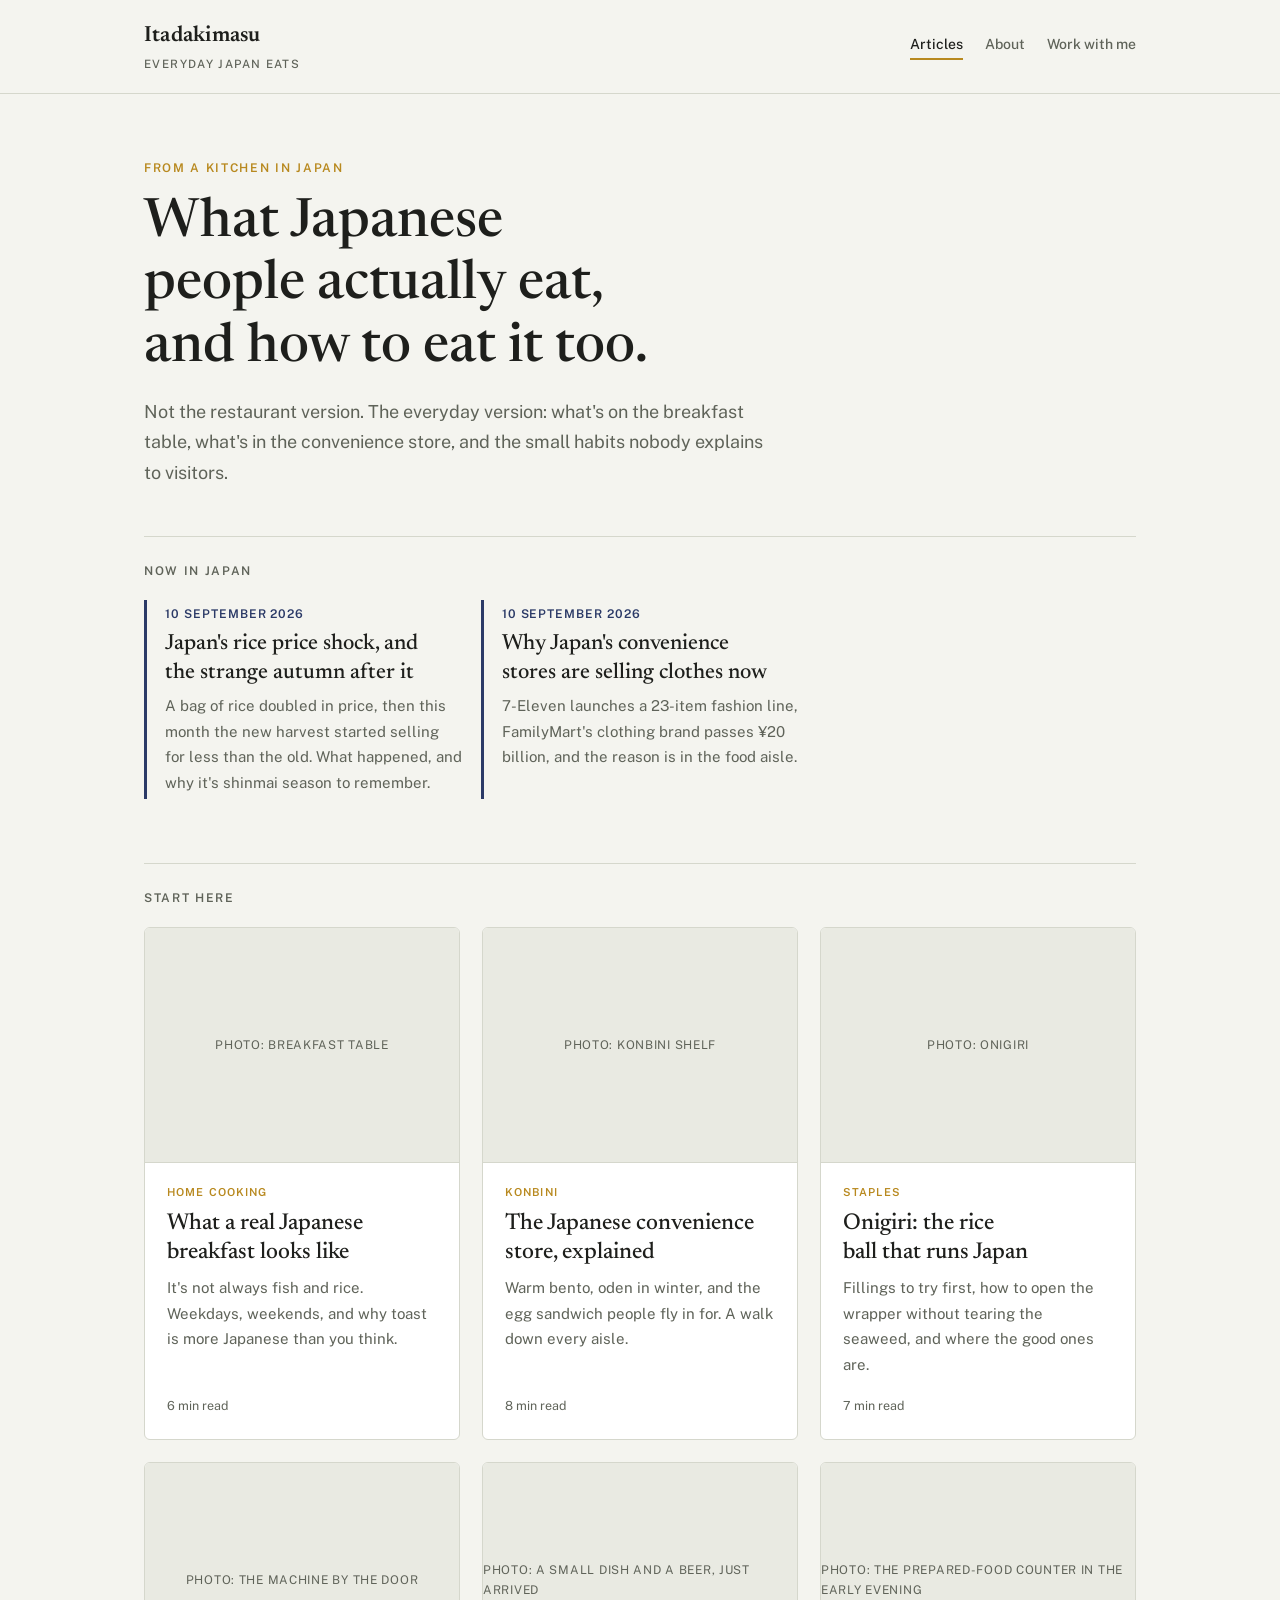
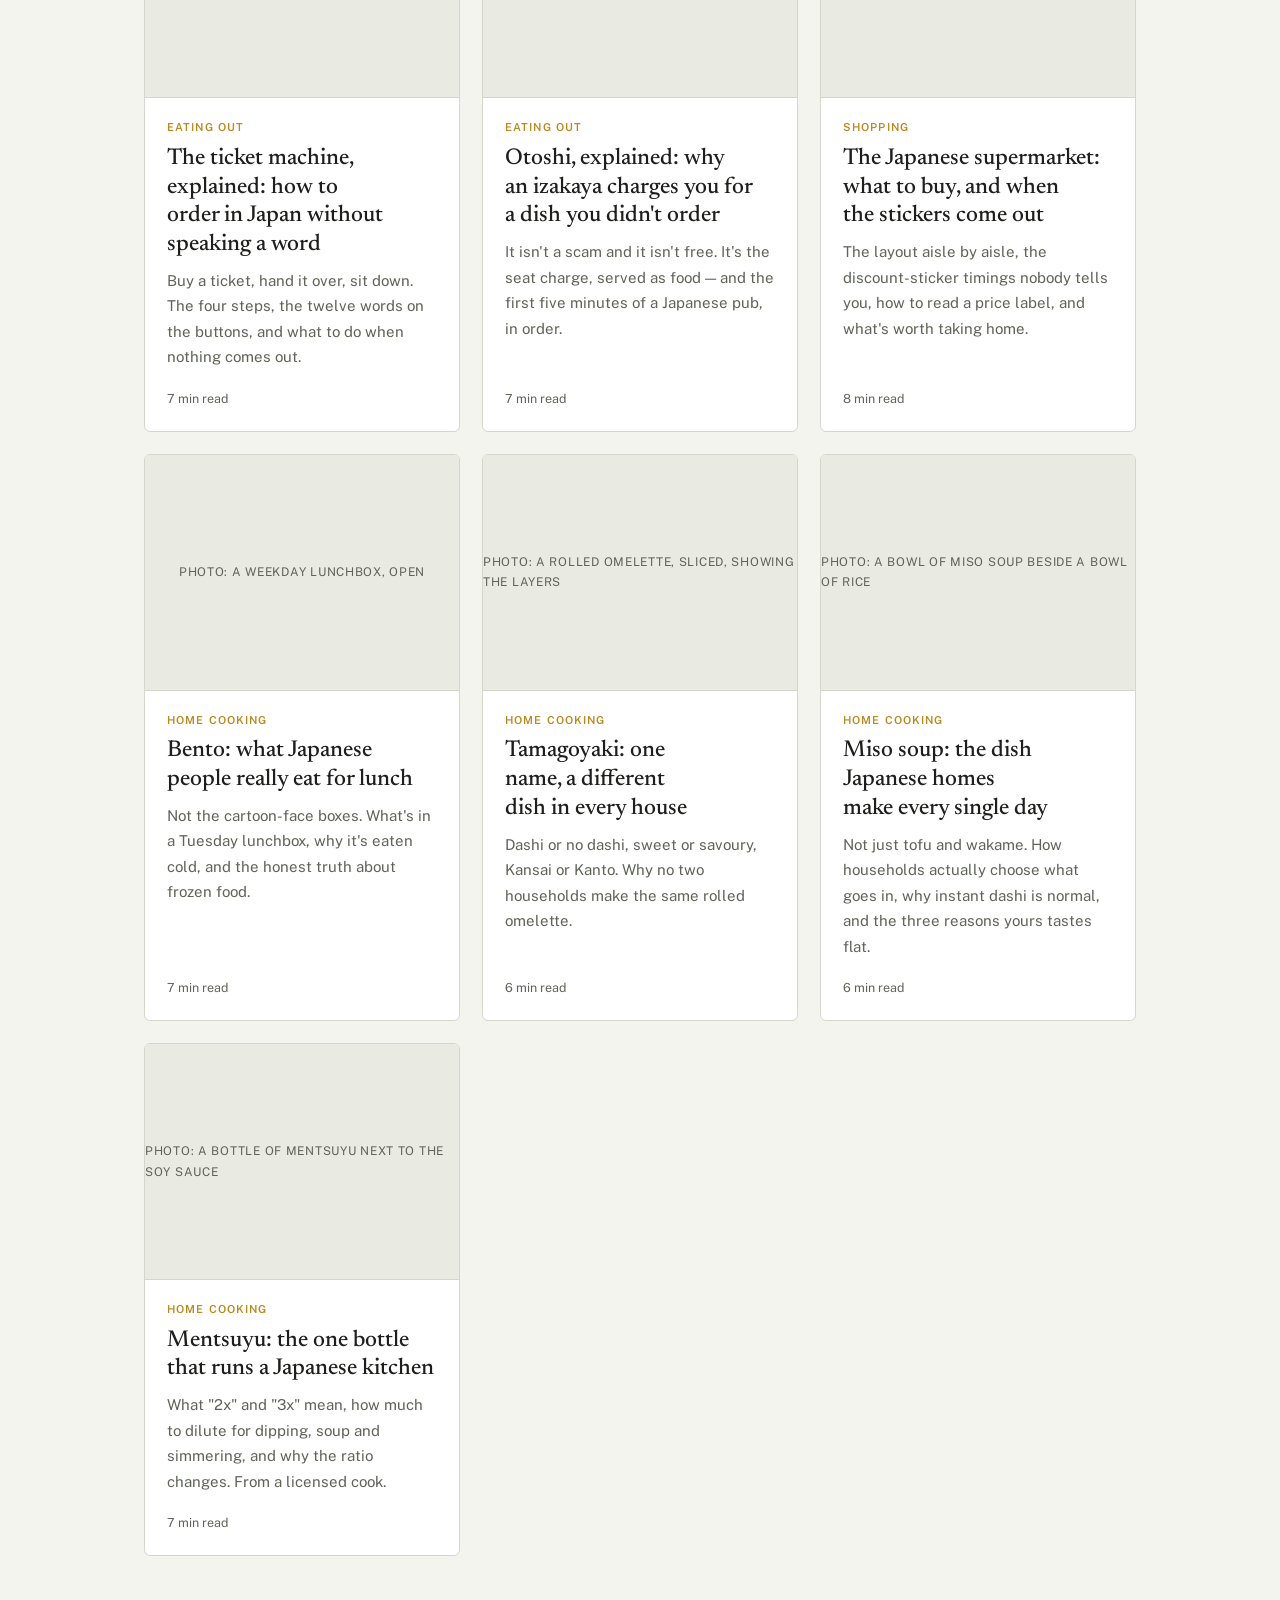
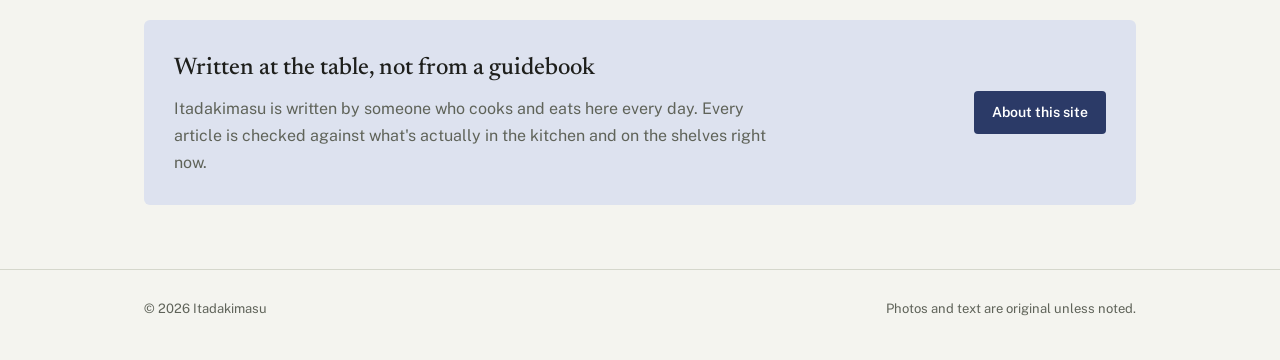
<file: index.html>
<!doctype html>
<html lang="en">
<head>
<meta charset="utf-8">
<meta name="viewport" content="width=device-width, initial-scale=1">
<title>Itadakimasu — Everyday Japan Eats</title>
<meta name="description" content="What Japanese people really eat, how to read a convenience store, and the small food habits nobody explains to visitors. Written from a kitchen in Japan.">
<link rel="preconnect" href="https://fonts.googleapis.com">
<link rel="stylesheet" href="https://fonts.googleapis.com/css2?family=Newsreader:ital,opsz,wght@0,6..72,400;0,6..72,500;0,6..72,600;1,6..72,400&family=Public+Sans:wght@400;500;600&family=Noto+Sans+JP:wght@400;500&display=swap">
<link rel="stylesheet" href="css/style.css">
</head>
<body>

<header class="site-header">
  <div class="container">
    <a class="brand" href="index.html">Itadakimasu<small>Everyday Japan Eats</small></a>
    <nav class="nav" aria-label="Main">
      <a href="index.html" aria-current="page">Articles</a>
      <a href="about.html">About</a>
      <a href="work-with-me.html">Work with me</a>
    </nav>
  </div>
</header>

<main class="container">
  <section class="hero">
    <div class="eyebrow">From a kitchen in Japan</div>
    <h1>What Japanese people actually eat, and how to eat it too.</h1>
    <p>Not the restaurant version. The everyday version: what's on the breakfast table, what's in the convenience store, and the small habits nobody explains to visitors.</p>
  </section>

  <h2 class="section-title">Now in Japan</h2>
  <section class="now-list">
    <article class="now-item">
      <span class="date">10 September 2026</span>
      <h2><a href="articles/now-rice-prices-2026.html">Japan's rice price shock, and the strange autumn after it</a></h2>
      <p>A bag of rice doubled in price, then this month the new harvest started selling for less than the old. What happened, and why it's shinmai season to remember.</p>
    </article>
    <article class="now-item">
      <span class="date">10 September 2026</span>
      <h2><a href="articles/now-konbini-clothes-2026.html">Why Japan's convenience stores are selling clothes now</a></h2>
      <p>7-Eleven launches a 23-item fashion line, FamilyMart's clothing brand passes ¥20 billion, and the reason is in the food aisle.</p>
    </article>
  </section>

  <h2 class="section-title">Start here</h2>
  <section class="cards">
    <article class="card">
      <div class="photo">Photo: breakfast table</div>
      <div class="body">
        <span class="tag">Home cooking</span>
        <h2><a href="articles/japanese-breakfast.html">What a real Japanese breakfast looks like</a></h2>
        <p>It's not always fish and rice. Weekdays, weekends, and why toast is more Japanese than you think.</p>
        <div class="meta">6 min read</div>
      </div>
    </article>

    <article class="card">
      <div class="photo">Photo: konbini shelf</div>
      <div class="body">
        <span class="tag">Konbini</span>
        <h2><a href="articles/konbini-guide.html">The Japanese convenience store, explained</a></h2>
        <p>Warm bento, oden in winter, and the egg sandwich people fly in for. A walk down every aisle.</p>
        <div class="meta">8 min read</div>
      </div>
    </article>

    <article class="card">
      <div class="photo">Photo: onigiri</div>
      <div class="body">
        <span class="tag">Staples</span>
        <h2><a href="articles/onigiri.html">Onigiri: the rice ball that runs Japan</a></h2>
        <p>Fillings to try first, how to open the wrapper without tearing the seaweed, and where the good ones are.</p>
        <div class="meta">7 min read</div>
      </div>
    </article>

    <article class="card">
      <div class="photo">Photo: the machine by the door</div>
      <div class="body">
        <span class="tag">Eating out</span>
        <h2><a href="articles/ticket-machine.html">The ticket machine, explained: how to order in Japan without speaking a word</a></h2>
        <p>Buy a ticket, hand it over, sit down. The four steps, the twelve words on the buttons, and what to do when nothing comes out.</p>
        <div class="meta">7 min read</div>
      </div>
    </article>

    <article class="card">
      <div class="photo">Photo: a small dish and a beer, just arrived</div>
      <div class="body">
        <span class="tag">Eating out</span>
        <h2><a href="articles/izakaya-otoshi.html">Otoshi, explained: why an izakaya charges you for a dish you didn't order</a></h2>
        <p>It isn't a scam and it isn't free. It's the seat charge, served as food — and the first five minutes of a Japanese pub, in order.</p>
        <div class="meta">7 min read</div>
      </div>
    </article>

    <article class="card">
      <div class="photo">Photo: the prepared-food counter in the early evening</div>
      <div class="body">
        <span class="tag">Shopping</span>
        <h2><a href="articles/supermarket-guide.html">The Japanese supermarket: what to buy, and when the stickers come out</a></h2>
        <p>The layout aisle by aisle, the discount-sticker timings nobody tells you, how to read a price label, and what's worth taking home.</p>
        <div class="meta">8 min read</div>
      </div>
    </article>

    <article class="card">
      <div class="photo">Photo: a weekday lunchbox, open</div>
      <div class="body">
        <span class="tag">Home cooking</span>
        <h2><a href="articles/bento.html">Bento: what Japanese people really eat for lunch</a></h2>
        <p>Not the cartoon-face boxes. What's in a Tuesday lunchbox, why it's eaten cold, and the honest truth about frozen food.</p>
        <div class="meta">7 min read</div>
      </div>
    </article>

    <article class="card">
      <div class="photo">Photo: a rolled omelette, sliced, showing the layers</div>
      <div class="body">
        <span class="tag">Home cooking</span>
        <h2><a href="articles/tamagoyaki.html">Tamagoyaki: one name, a different dish in every house</a></h2>
        <p>Dashi or no dashi, sweet or savoury, Kansai or Kanto. Why no two households make the same rolled omelette.</p>
        <div class="meta">6 min read</div>
      </div>
    </article>

    <article class="card">
      <div class="photo">Photo: a bowl of miso soup beside a bowl of rice</div>
      <div class="body">
        <span class="tag">Home cooking</span>
        <h2><a href="articles/miso-soup.html">Miso soup: the dish Japanese homes make every single day</a></h2>
        <p>Not just tofu and wakame. How households actually choose what goes in, why instant dashi is normal, and the three reasons yours tastes flat.</p>
        <div class="meta">6 min read</div>
      </div>
    </article>

    <article class="card">
      <div class="photo">Photo: a bottle of mentsuyu next to the soy sauce</div>
      <div class="body">
        <span class="tag">Home cooking</span>
        <h2><a href="articles/mentsuyu.html">Mentsuyu: the one bottle that runs a Japanese kitchen</a></h2>
        <p>What "2x" and "3x" mean, how much to dilute for dipping, soup and simmering, and why the ratio changes. From a licensed cook.</p>
        <div class="meta">7 min read</div>
      </div>
    </article>
  </section>

  <section class="about-strip">
    <div>
      <h2>Written at the table, not from a guidebook</h2>
      <p>Itadakimasu is written by someone who cooks and eats here every day. Every article is checked against what's actually in the kitchen and on the shelves right now.</p>
    </div>
    <a class="btn" href="about.html">About this site</a>
  </section>
</main>

<footer class="site-footer">
  <div class="container">
    <span>© 2026 Itadakimasu</span>
    <span>Photos and text are original unless noted.</span>
  </div>
</footer>

</body>
</html>
</file>
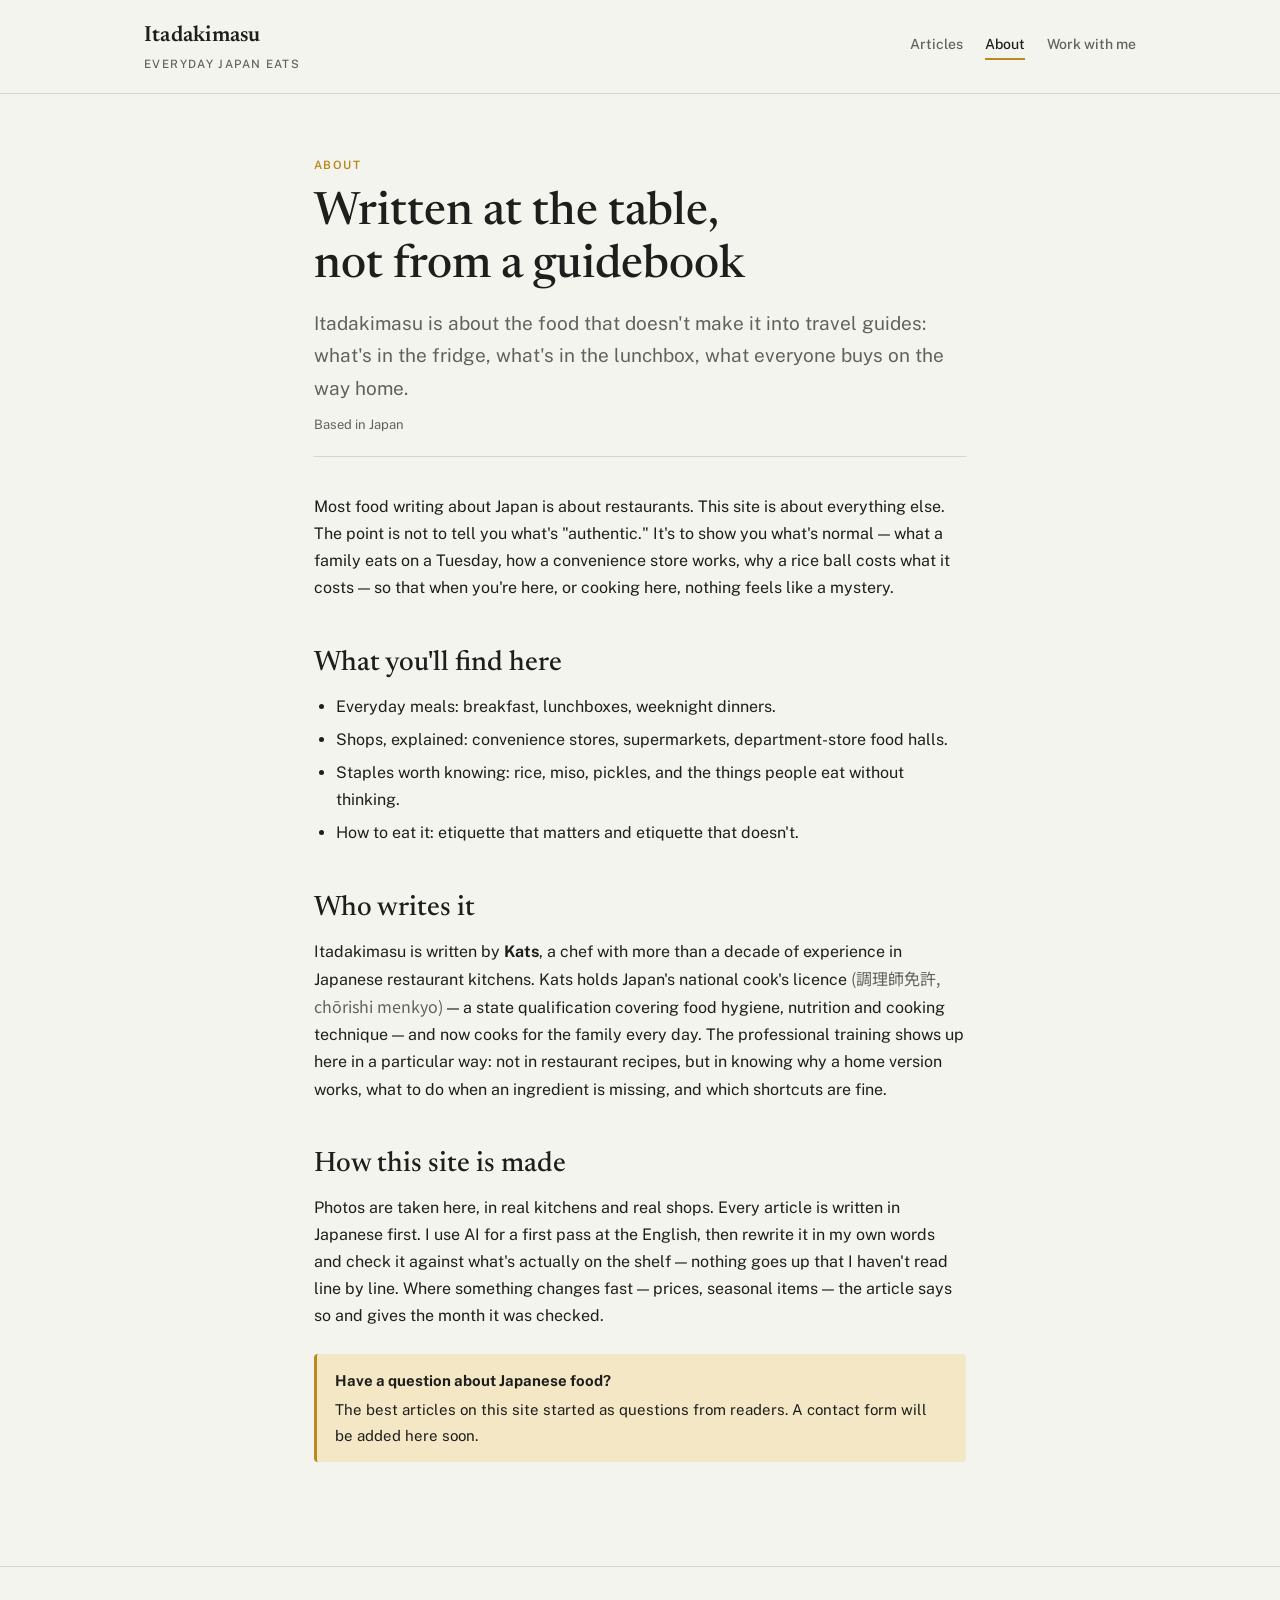
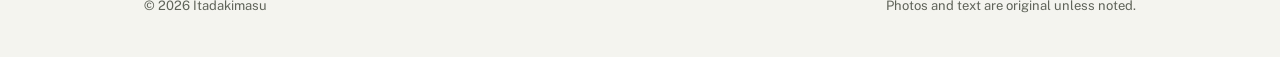
<file: about.html>
<!doctype html>
<html lang="en">
<head>
<meta charset="utf-8">
<meta name="viewport" content="width=device-width, initial-scale=1">
<title>About — Itadakimasu</title>
<meta name="description" content="Who writes Itadakimasu and why.">
<link rel="preconnect" href="https://fonts.googleapis.com">
<link rel="stylesheet" href="https://fonts.googleapis.com/css2?family=Newsreader:ital,opsz,wght@0,6..72,400;0,6..72,500;0,6..72,600;1,6..72,400&family=Public+Sans:wght@400;500;600&family=Noto+Sans+JP:wght@400;500&display=swap">
<link rel="stylesheet" href="css/style.css">
</head>
<body>

<header class="site-header">
  <div class="container">
    <a class="brand" href="index.html">Itadakimasu<small>Everyday Japan Eats</small></a>
    <nav class="nav" aria-label="Main">
      <a href="index.html">Articles</a>
      <a href="about.html" aria-current="page">About</a>
      <a href="work-with-me.html">Work with me</a>
    </nav>
  </div>
</header>

<main class="article">
  <span class="tag">About</span>
  <h1>Written at the table, not from a guidebook</h1>
  <p class="lede">Itadakimasu is about the food that doesn't make it into travel guides: what's in the fridge, what's in the lunchbox, what everyone buys on the way home.</p>
  <p class="meta">Based in Japan</p>

  <p>Most food writing about Japan is about restaurants. This site is about everything else. The point is not to tell you what's "authentic." It's to show you what's normal — what a family eats on a Tuesday, how a convenience store works, why a rice ball costs what it costs — so that when you're here, or cooking here, nothing feels like a mystery.</p>

  <h2>What you'll find here</h2>
  <ul>
    <li>Everyday meals: breakfast, lunchboxes, weeknight dinners.</li>
    <li>Shops, explained: convenience stores, supermarkets, department-store food halls.</li>
    <li>Staples worth knowing: rice, miso, pickles, and the things people eat without thinking.</li>
    <li>How to eat it: etiquette that matters and etiquette that doesn't.</li>
  </ul>

  <h2>Who writes it</h2>
  <p>Itadakimasu is written by <strong>Kats</strong>, a chef with more than a decade of experience in Japanese restaurant kitchens. Kats holds Japan's national cook's licence <span class="jp">(調理師免許, chōrishi menkyo)</span> — a state qualification covering food hygiene, nutrition and cooking technique — and now cooks for the family every day. The professional training shows up here in a particular way: not in restaurant recipes, but in knowing why a home version works, what to do when an ingredient is missing, and which shortcuts are fine.</p>

  <h2>How this site is made</h2>
  <p>Photos are taken here, in real kitchens and real shops. Every article is written in Japanese first. I use AI for a first pass at the English, then rewrite it in my own words and check it against what's actually on the shelf — nothing goes up that I haven't read line by line. Where something changes fast — prices, seasonal items — the article says so and gives the month it was checked.</p>

  <div class="callout">
    <strong>Have a question about Japanese food?</strong>
    The best articles on this site started as questions from readers. A contact form will be added here soon.
  </div>
</main>

<footer class="site-footer">
  <div class="container">
    <span>© 2026 Itadakimasu</span>
    <span>Photos and text are original unless noted.</span>
  </div>
</footer>

</body>
</html>
</file>
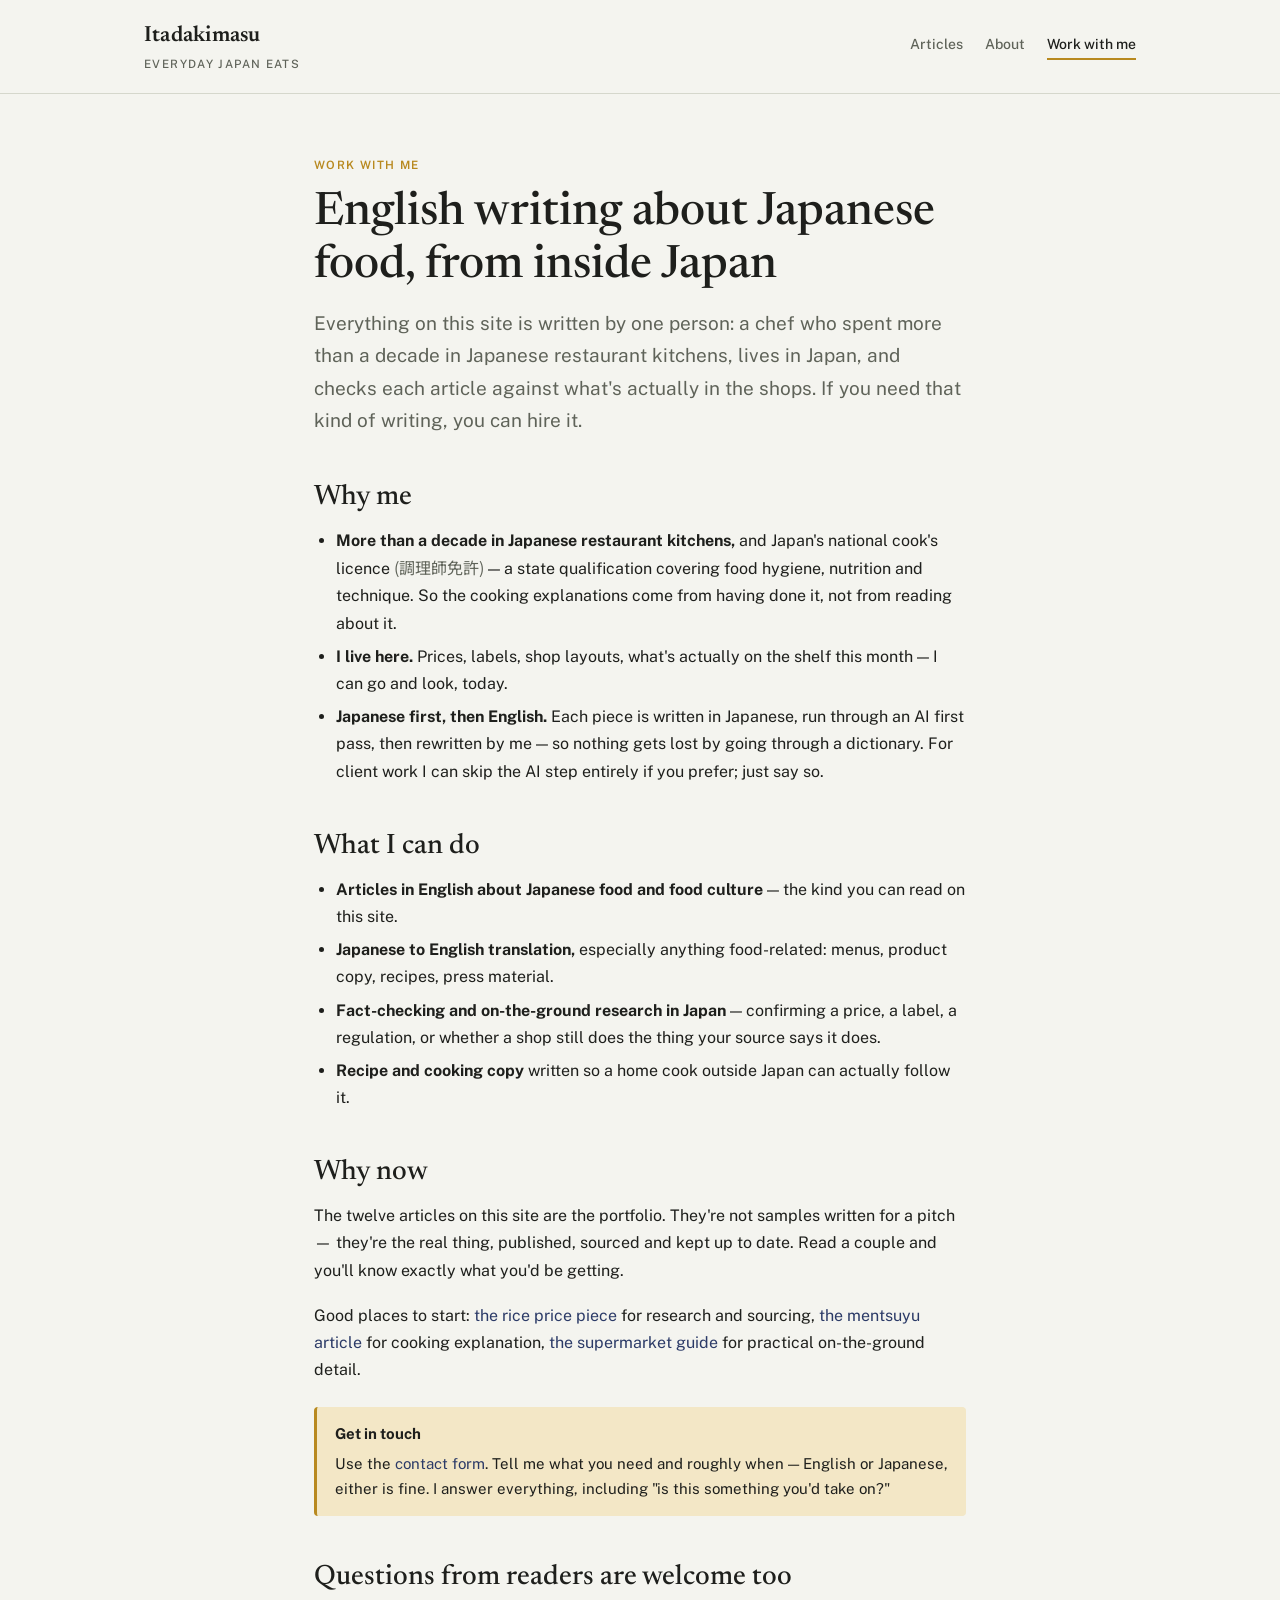
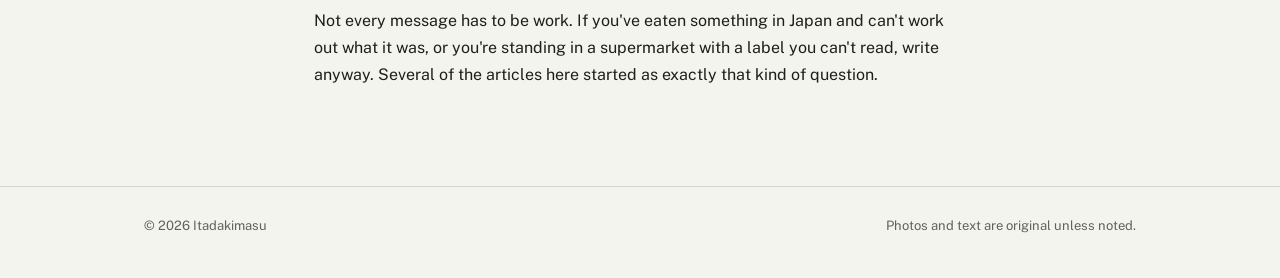
<file: work-with-me.html>
<!doctype html>
<html lang="en">
<head>
<meta charset="utf-8">
<meta name="viewport" content="width=device-width, initial-scale=1">
<title>Work with me — Itadakimasu</title>
<meta name="description" content="English writing, translation and on-the-ground fact-checking about Japanese food, by a chef with more than a decade in Japanese restaurant kitchens, living in Japan.">
<link rel="preconnect" href="https://fonts.googleapis.com">
<link rel="stylesheet" href="https://fonts.googleapis.com/css2?family=Newsreader:ital,opsz,wght@0,6..72,400;0,6..72,500;0,6..72,600;1,6..72,400&family=Public+Sans:wght@400;500;600&family=Noto+Sans+JP:wght@400;500&display=swap">
<link rel="stylesheet" href="css/style.css">
</head>
<body>

<header class="site-header">
  <div class="container">
    <a class="brand" href="index.html">Itadakimasu<small>Everyday Japan Eats</small></a>
    <nav class="nav" aria-label="Main">
      <a href="index.html">Articles</a>
      <a href="about.html">About</a>
      <a href="work-with-me.html" aria-current="page">Work with me</a>
    </nav>
  </div>
</header>

<main class="article">
  <span class="tag">Work with me</span>
  <h1>English writing about Japanese food, from inside Japan</h1>
  <p class="lede">Everything on this site is written by one person: a chef who spent more than a decade in Japanese restaurant kitchens, lives in Japan, and checks each article against what's actually in the shops. If you need that kind of writing, you can hire it.</p>

  <h2>Why me</h2>
  <ul>
    <li><strong>More than a decade in Japanese restaurant kitchens,</strong> and Japan's national cook's licence <span class="jp">(調理師免許)</span> — a state qualification covering food hygiene, nutrition and technique. So the cooking explanations come from having done it, not from reading about it.</li>
    <li><strong>I live here.</strong> Prices, labels, shop layouts, what's actually on the shelf this month — I can go and look, today.</li>
    <li><strong>Japanese first, then English.</strong> Each piece is written in Japanese, run through an AI first pass, then rewritten by me — so nothing gets lost by going through a dictionary. For client work I can skip the AI step entirely if you prefer; just say so.</li>
  </ul>

  <h2>What I can do</h2>
  <ul>
    <li><strong>Articles in English about Japanese food and food culture</strong> — the kind you can read on this site.</li>
    <li><strong>Japanese to English translation,</strong> especially anything food-related: menus, product copy, recipes, press material.</li>
    <li><strong>Fact-checking and on-the-ground research in Japan</strong> — confirming a price, a label, a regulation, or whether a shop still does the thing your source says it does.</li>
    <li><strong>Recipe and cooking copy</strong> written so a home cook outside Japan can actually follow it.</li>
  </ul>

  <h2>Why now</h2>
  <p>The twelve articles on this site are the portfolio. They're not samples written for a pitch — they're the real thing, published, sourced and kept up to date. Read a couple and you'll know exactly what you'd be getting.</p>
  <p>Good places to start: <a href="articles/now-rice-prices-2026.html">the rice price piece</a> for research and sourcing, <a href="articles/mentsuyu.html">the mentsuyu article</a> for cooking explanation, <a href="articles/supermarket-guide.html">the supermarket guide</a> for practical on-the-ground detail.</p>

  <div class="callout">
    <strong>Get in touch</strong>
    Use the <a href="https://forms.gle/6ohqjGC2PBDVEAYG6">contact form</a>. Tell me what you need and roughly when — English or Japanese, either is fine. I answer everything, including "is this something you'd take on?"
  </div>

  <h2>Questions from readers are welcome too</h2>
  <p>Not every message has to be work. If you've eaten something in Japan and can't work out what it was, or you're standing in a supermarket with a label you can't read, write anyway. Several of the articles here started as exactly that kind of question.</p>
</main>

<footer class="site-footer">
  <div class="container">
    <span>© 2026 Itadakimasu</span>
    <span>Photos and text are original unless noted.</span>
  </div>
</footer>

</body>
</html>
</file>
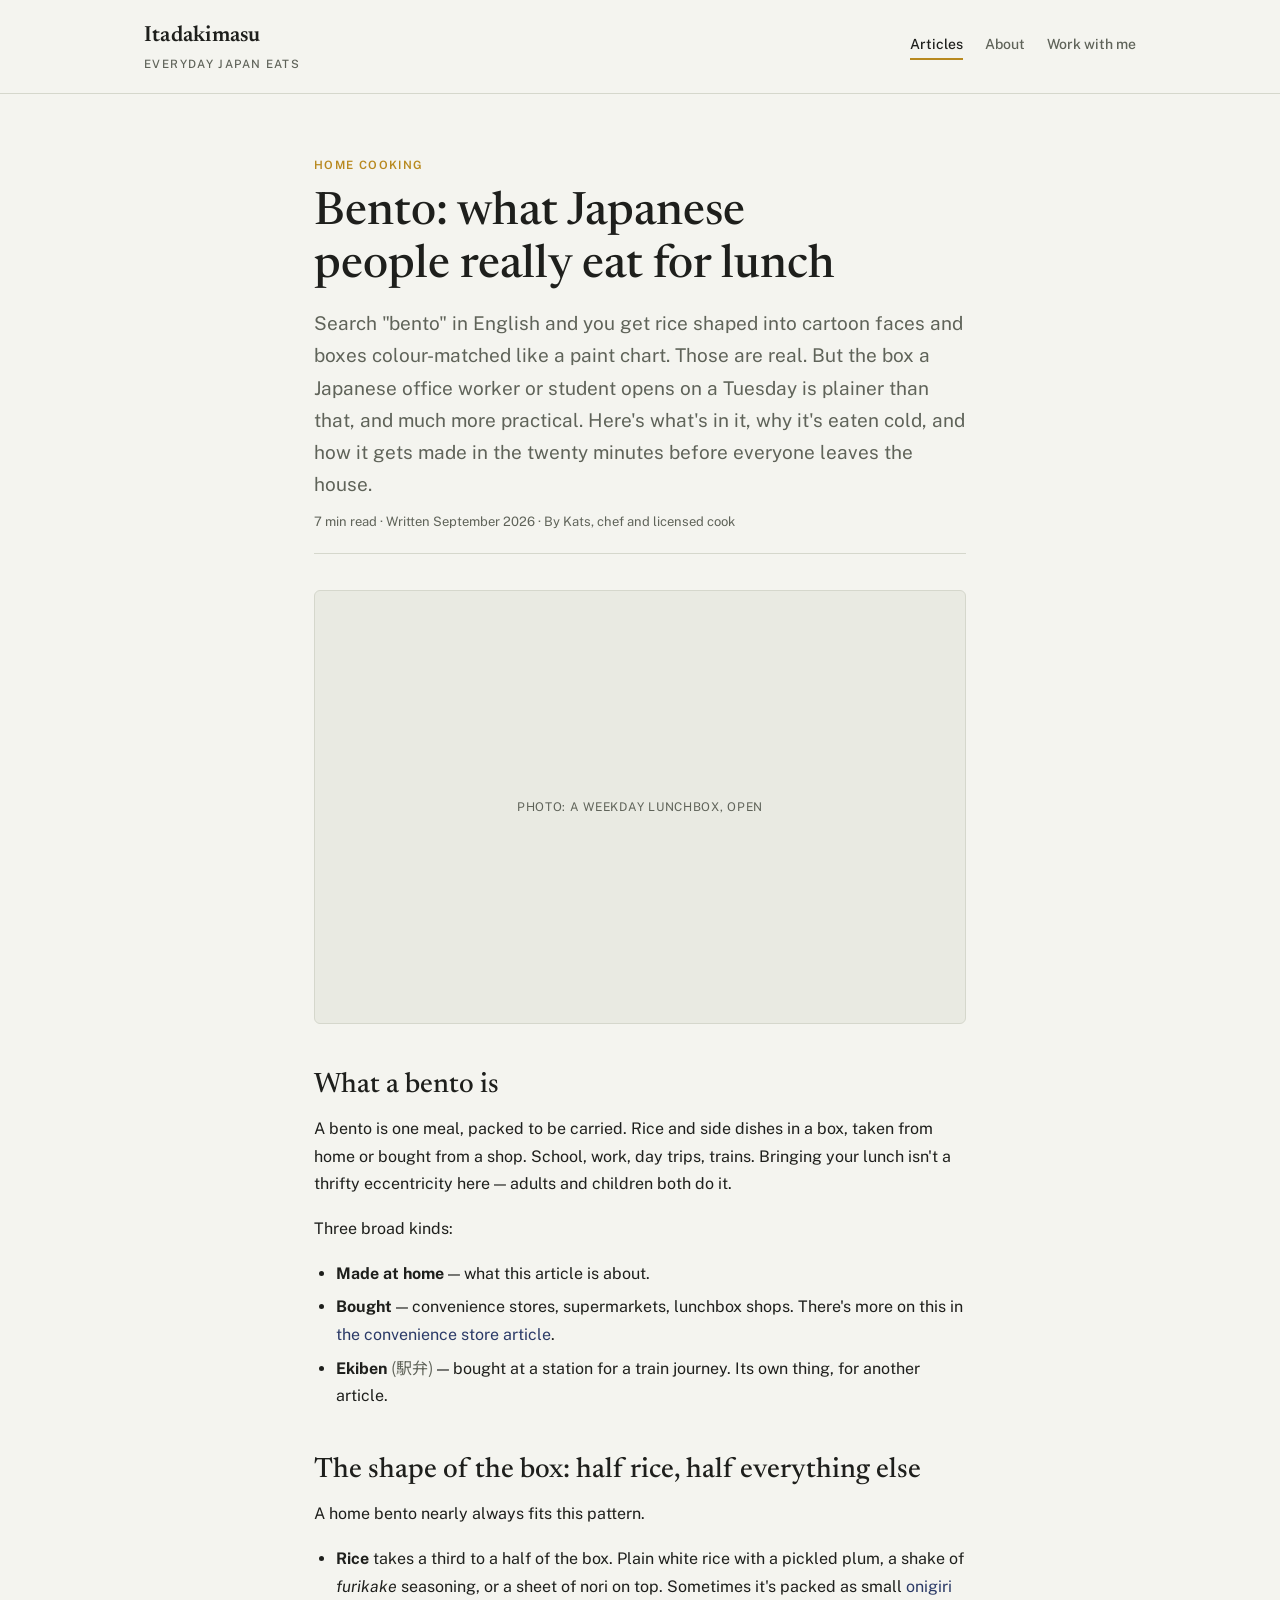
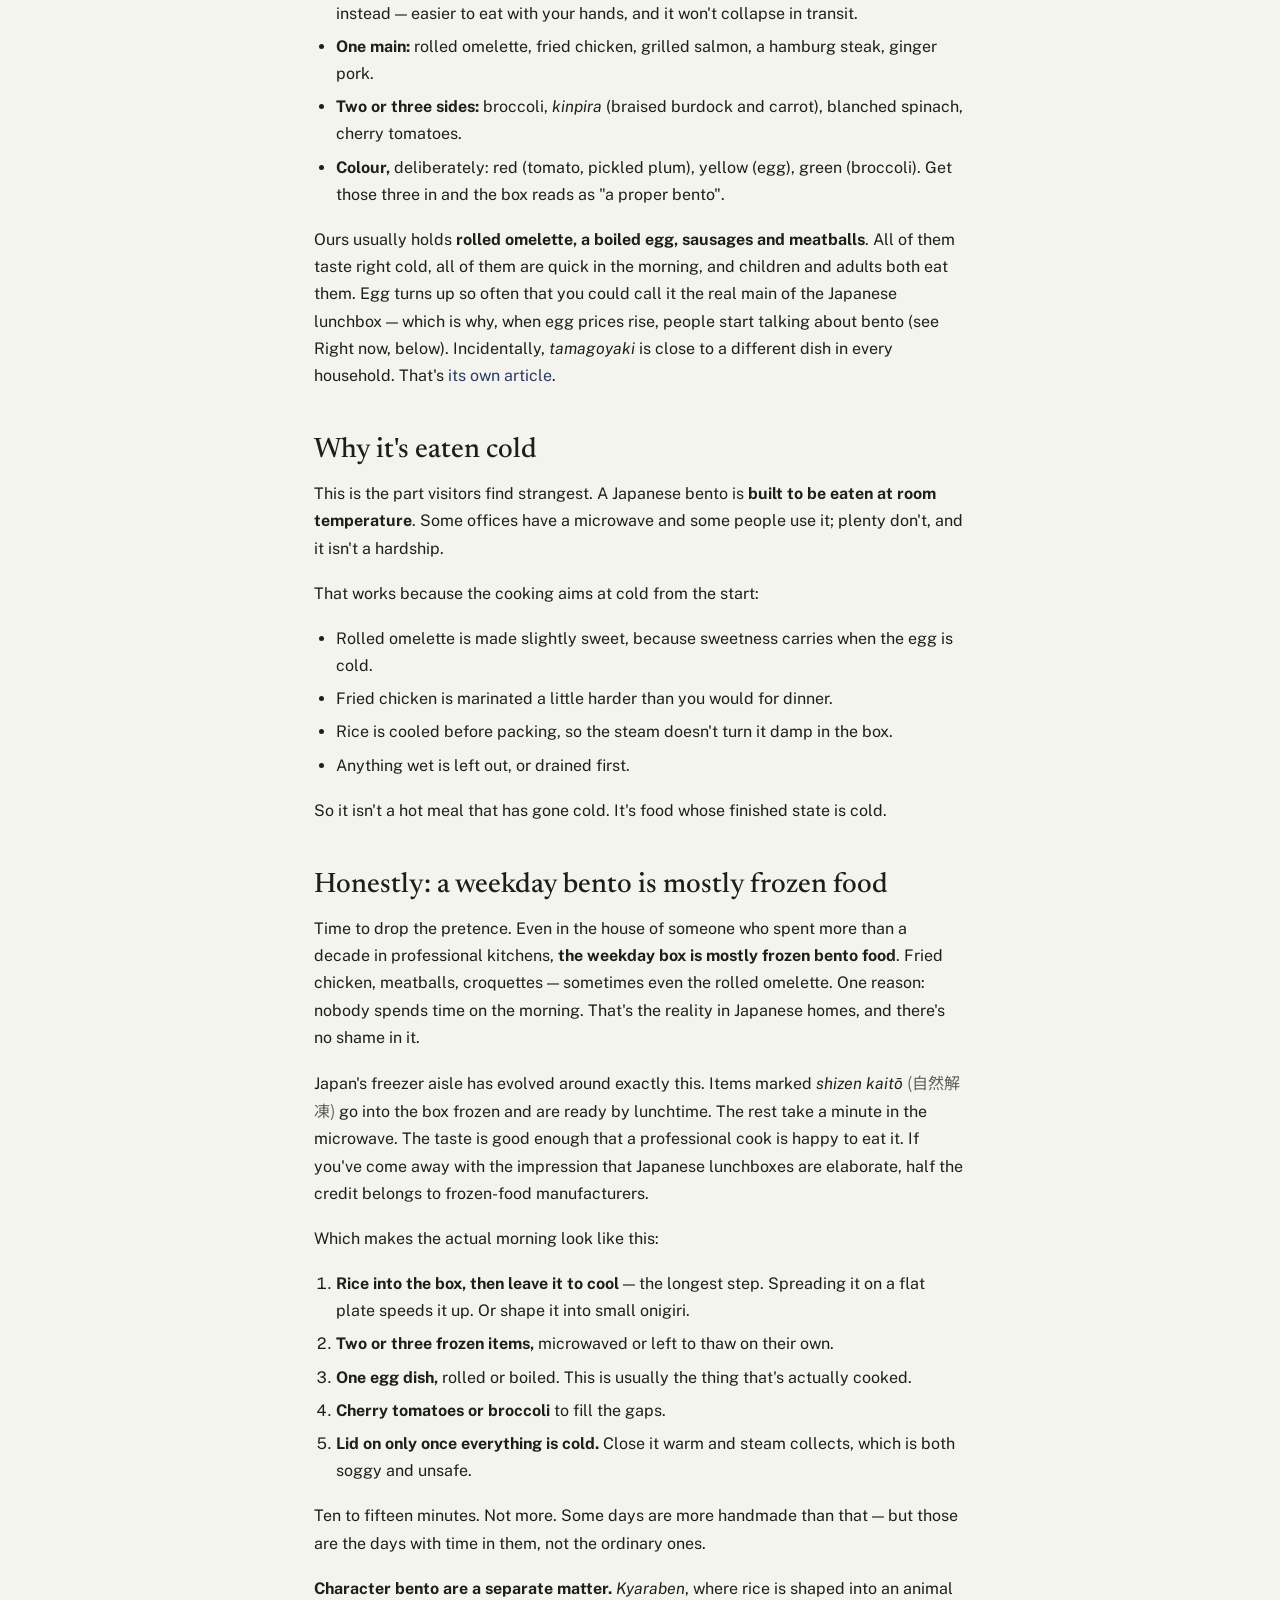
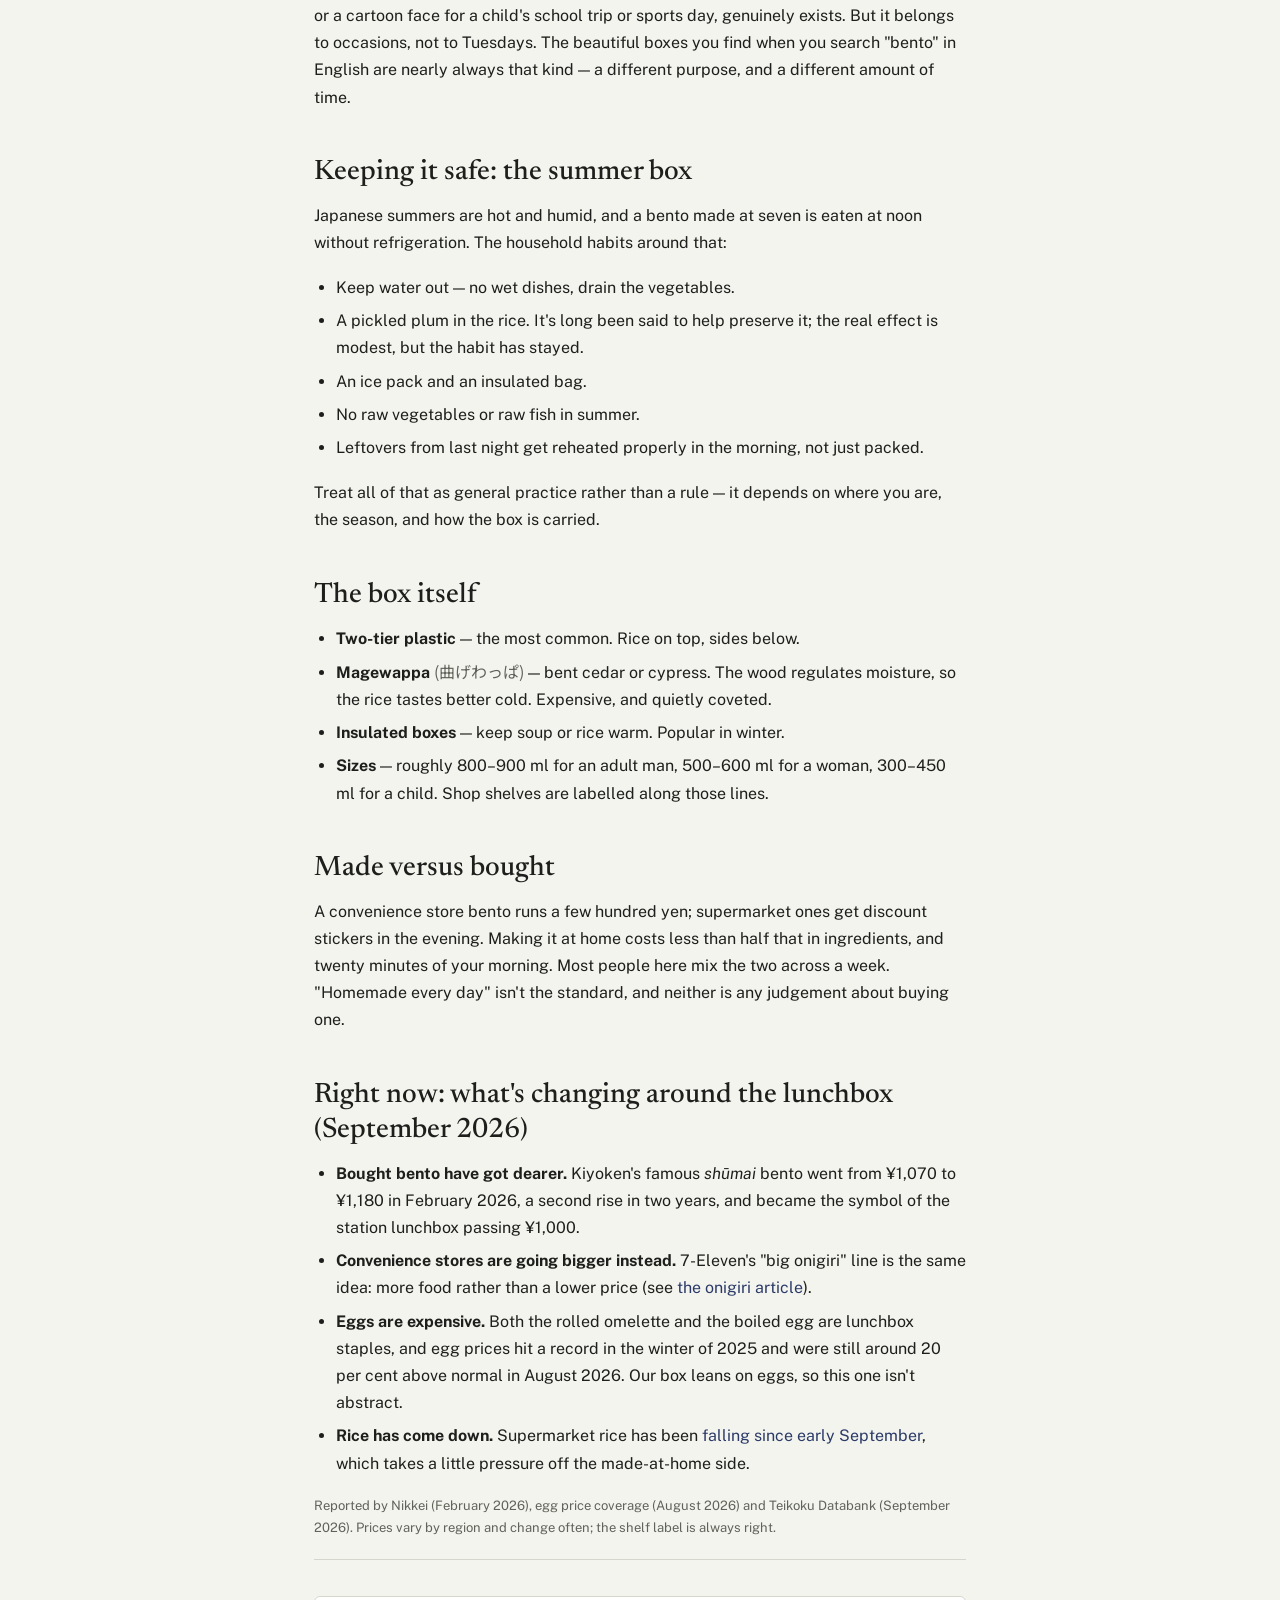
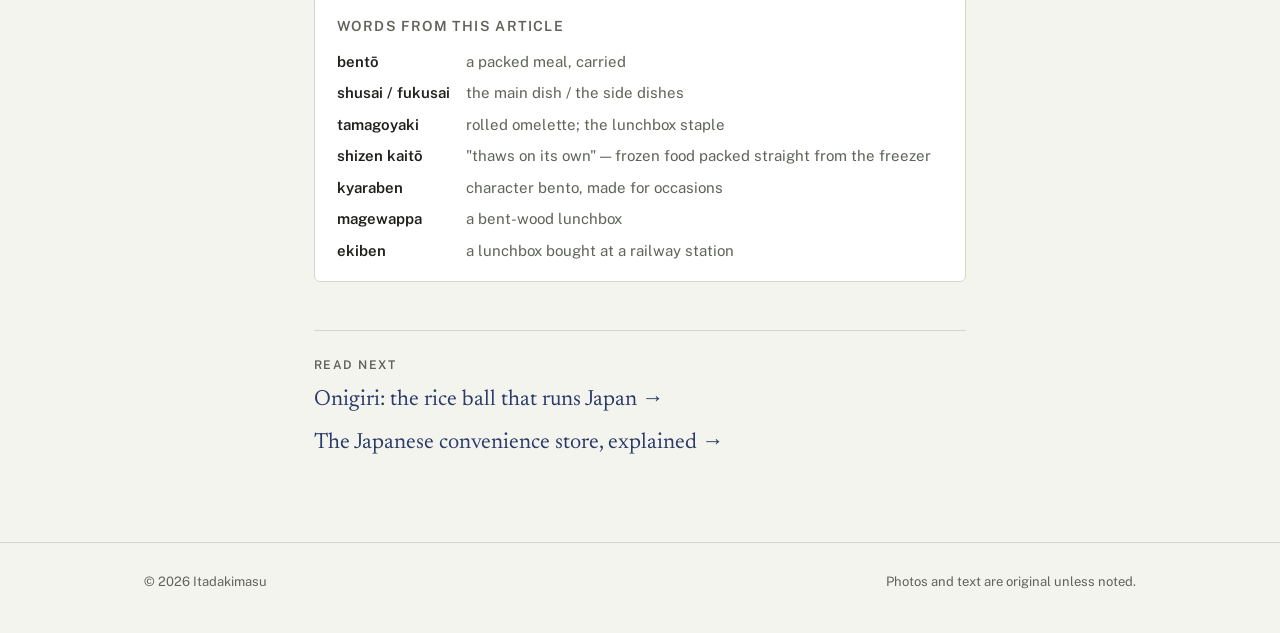
<file: articles/bento.html>
<!doctype html>
<html lang="en">
<head>
<meta charset="utf-8">
<meta name="viewport" content="width=device-width, initial-scale=1">
<title>Bento: what Japanese people really eat for lunch — Itadakimasu</title>
<meta name="description" content="What actually goes in a Japanese lunchbox on a weekday, why it's eaten cold, and the honest truth about frozen food. From a chef with more than a decade in Japanese kitchens.">
<link rel="preconnect" href="https://fonts.googleapis.com">
<link rel="stylesheet" href="https://fonts.googleapis.com/css2?family=Newsreader:ital,opsz,wght@0,6..72,400;0,6..72,500;0,6..72,600;1,6..72,400&family=Public+Sans:wght@400;500;600&family=Noto+Sans+JP:wght@400;500&display=swap">
<link rel="stylesheet" href="../css/style.css">
</head>
<body>

<header class="site-header">
  <div class="container">
    <a class="brand" href="../index.html">Itadakimasu<small>Everyday Japan Eats</small></a>
    <nav class="nav" aria-label="Main">
      <a href="../index.html" aria-current="page">Articles</a>
      <a href="../about.html">About</a>
      <a href="../work-with-me.html">Work with me</a>
    </nav>
  </div>
</header>

<main class="article">
  <span class="tag">Home cooking</span>
  <h1>Bento: what Japanese people really eat for lunch</h1>
  <p class="lede">Search "bento" in English and you get rice shaped into cartoon faces and boxes colour-matched like a paint chart. Those are real. But the box a Japanese office worker or student opens on a Tuesday is plainer than that, and much more practical. Here's what's in it, why it's eaten cold, and how it gets made in the twenty minutes before everyone leaves the house.</p>
  <p class="meta">7 min read · Written September 2026 · By Kats, chef and licensed cook</p>

  <div class="photo">Photo: a weekday lunchbox, open</div>

  <h2>What a bento is</h2>
  <p>A bento is one meal, packed to be carried. Rice and side dishes in a box, taken from home or bought from a shop. School, work, day trips, trains. Bringing your lunch isn't a thrifty eccentricity here — adults and children both do it.</p>
  <p>Three broad kinds:</p>
  <ul>
    <li><strong>Made at home</strong> — what this article is about.</li>
    <li><strong>Bought</strong> — convenience stores, supermarkets, lunchbox shops. There's more on this in <a href="konbini-guide.html">the convenience store article</a>.</li>
    <li><strong>Ekiben</strong> <span class="jp">(駅弁)</span> — bought at a station for a train journey. Its own thing, for another article.</li>
  </ul>

  <h2>The shape of the box: half rice, half everything else</h2>
  <p>A home bento nearly always fits this pattern.</p>
  <ul>
    <li><strong>Rice</strong> takes a third to a half of the box. Plain white rice with a pickled plum, a shake of <em>furikake</em> seasoning, or a sheet of nori on top. Sometimes it's packed as small <a href="onigiri.html">onigiri</a> instead — easier to eat with your hands, and it won't collapse in transit.</li>
    <li><strong>One main:</strong> rolled omelette, fried chicken, grilled salmon, a hamburg steak, ginger pork.</li>
    <li><strong>Two or three sides:</strong> broccoli, <em>kinpira</em> (braised burdock and carrot), blanched spinach, cherry tomatoes.</li>
    <li><strong>Colour,</strong> deliberately: red (tomato, pickled plum), yellow (egg), green (broccoli). Get those three in and the box reads as "a proper bento".</li>
  </ul>
  <p>Ours usually holds <strong>rolled omelette, a boiled egg, sausages and meatballs</strong>. All of them taste right cold, all of them are quick in the morning, and children and adults both eat them. Egg turns up so often that you could call it the real main of the Japanese lunchbox — which is why, when egg prices rise, people start talking about bento (see Right now, below). Incidentally, <em>tamagoyaki</em> is close to a different dish in every household. That's <a href="tamagoyaki.html">its own article</a>.</p>

  <h2>Why it's eaten cold</h2>
  <p>This is the part visitors find strangest. A Japanese bento is <strong>built to be eaten at room temperature</strong>. Some offices have a microwave and some people use it; plenty don't, and it isn't a hardship.</p>
  <p>That works because the cooking aims at cold from the start:</p>
  <ul>
    <li>Rolled omelette is made slightly sweet, because sweetness carries when the egg is cold.</li>
    <li>Fried chicken is marinated a little harder than you would for dinner.</li>
    <li>Rice is cooled before packing, so the steam doesn't turn it damp in the box.</li>
    <li>Anything wet is left out, or drained first.</li>
  </ul>
  <p>So it isn't a hot meal that has gone cold. It's food whose finished state is cold.</p>

  <h2>Honestly: a weekday bento is mostly frozen food</h2>
  <p>Time to drop the pretence. Even in the house of someone who spent more than a decade in professional kitchens, <strong>the weekday box is mostly frozen bento food</strong>. Fried chicken, meatballs, croquettes — sometimes even the rolled omelette. One reason: nobody spends time on the morning. That's the reality in Japanese homes, and there's no shame in it.</p>
  <p>Japan's freezer aisle has evolved around exactly this. Items marked <em>shizen kaitō</em> <span class="jp">(自然解凍)</span> go into the box frozen and are ready by lunchtime. The rest take a minute in the microwave. The taste is good enough that a professional cook is happy to eat it. If you've come away with the impression that Japanese lunchboxes are elaborate, half the credit belongs to frozen-food manufacturers.</p>
  <p>Which makes the actual morning look like this:</p>
  <ol>
    <li><strong>Rice into the box, then leave it to cool</strong> — the longest step. Spreading it on a flat plate speeds it up. Or shape it into small onigiri.</li>
    <li><strong>Two or three frozen items,</strong> microwaved or left to thaw on their own.</li>
    <li><strong>One egg dish,</strong> rolled or boiled. This is usually the thing that's actually cooked.</li>
    <li><strong>Cherry tomatoes or broccoli</strong> to fill the gaps.</li>
    <li><strong>Lid on only once everything is cold.</strong> Close it warm and steam collects, which is both soggy and unsafe.</li>
  </ol>
  <p>Ten to fifteen minutes. Not more. Some days are more handmade than that — but those are the days with time in them, not the ordinary ones.</p>
  <p><strong>Character bento are a separate matter.</strong> <em>Kyaraben</em>, where rice is shaped into an animal or a cartoon face for a child's school trip or sports day, genuinely exists. But it belongs to occasions, not to Tuesdays. The beautiful boxes you find when you search "bento" in English are nearly always that kind — a different purpose, and a different amount of time.</p>

  <h2>Keeping it safe: the summer box</h2>
  <p>Japanese summers are hot and humid, and a bento made at seven is eaten at noon without refrigeration. The household habits around that:</p>
  <ul>
    <li>Keep water out — no wet dishes, drain the vegetables.</li>
    <li>A pickled plum in the rice. It's long been said to help preserve it; the real effect is modest, but the habit has stayed.</li>
    <li>An ice pack and an insulated bag.</li>
    <li>No raw vegetables or raw fish in summer.</li>
    <li>Leftovers from last night get reheated properly in the morning, not just packed.</li>
  </ul>
  <p>Treat all of that as general practice rather than a rule — it depends on where you are, the season, and how the box is carried.</p>

  <h2>The box itself</h2>
  <ul>
    <li><strong>Two-tier plastic</strong> — the most common. Rice on top, sides below.</li>
    <li><strong>Magewappa</strong> <span class="jp">(曲げわっぱ)</span> — bent cedar or cypress. The wood regulates moisture, so the rice tastes better cold. Expensive, and quietly coveted.</li>
    <li><strong>Insulated boxes</strong> — keep soup or rice warm. Popular in winter.</li>
    <li><strong>Sizes</strong> — roughly 800–900 ml for an adult man, 500–600 ml for a woman, 300–450 ml for a child. Shop shelves are labelled along those lines.</li>
  </ul>

  <h2>Made versus bought</h2>
  <p>A convenience store bento runs a few hundred yen; supermarket ones get discount stickers in the evening. Making it at home costs less than half that in ingredients, and twenty minutes of your morning. Most people here mix the two across a week. "Homemade every day" isn't the standard, and neither is any judgement about buying one.</p>

  <h2 id="now">Right now: what's changing around the lunchbox (September 2026)</h2>
  <ul>
    <li><strong>Bought bento have got dearer.</strong> Kiyoken's famous <em>shūmai</em> bento went from ¥1,070 to ¥1,180 in February 2026, a second rise in two years, and became the symbol of the station lunchbox passing ¥1,000.</li>
    <li><strong>Convenience stores are going bigger instead.</strong> 7-Eleven's "big onigiri" line is the same idea: more food rather than a lower price (see <a href="onigiri.html">the onigiri article</a>).</li>
    <li><strong>Eggs are expensive.</strong> Both the rolled omelette and the boiled egg are lunchbox staples, and egg prices hit a record in the winter of 2025 and were still around 20 per cent above normal in August 2026. Our box leans on eggs, so this one isn't abstract.</li>
    <li><strong>Rice has come down.</strong> Supermarket rice has been <a href="now-rice-prices-2026.html">falling since early September</a>, which takes a little pressure off the made-at-home side.</li>
  </ul>
  <p class="meta" style="margin-top:0">Reported by Nikkei (February 2026), egg price coverage (August 2026) and Teikoku Databank (September 2026). Prices vary by region and change often; the shelf label is always right.</p>

  <div class="glossary">
    <h3>Words from this article</h3>
    <dl>
      <dt>bentō</dt><dd>a packed meal, carried</dd>
      <dt>shusai / fukusai</dt><dd>the main dish / the side dishes</dd>
      <dt>tamagoyaki</dt><dd>rolled omelette; the lunchbox staple</dd>
      <dt>shizen kaitō</dt><dd>"thaws on its own" — frozen food packed straight from the freezer</dd>
      <dt>kyaraben</dt><dd>character bento, made for occasions</dd>
      <dt>magewappa</dt><dd>a bent-wood lunchbox</dd>
      <dt>ekiben</dt><dd>a lunchbox bought at a railway station</dd>
    </dl>
  </div>

  <div class="next-read">
    <span>Read next</span>
    <a href="onigiri.html">Onigiri: the rice ball that runs Japan →</a>
    <a href="konbini-guide.html">The Japanese convenience store, explained →</a>
  </div>
</main>

<footer class="site-footer">
  <div class="container">
    <span>© 2026 Itadakimasu</span>
    <span>Photos and text are original unless noted.</span>
  </div>
</footer>

</body>
</html>
</file>
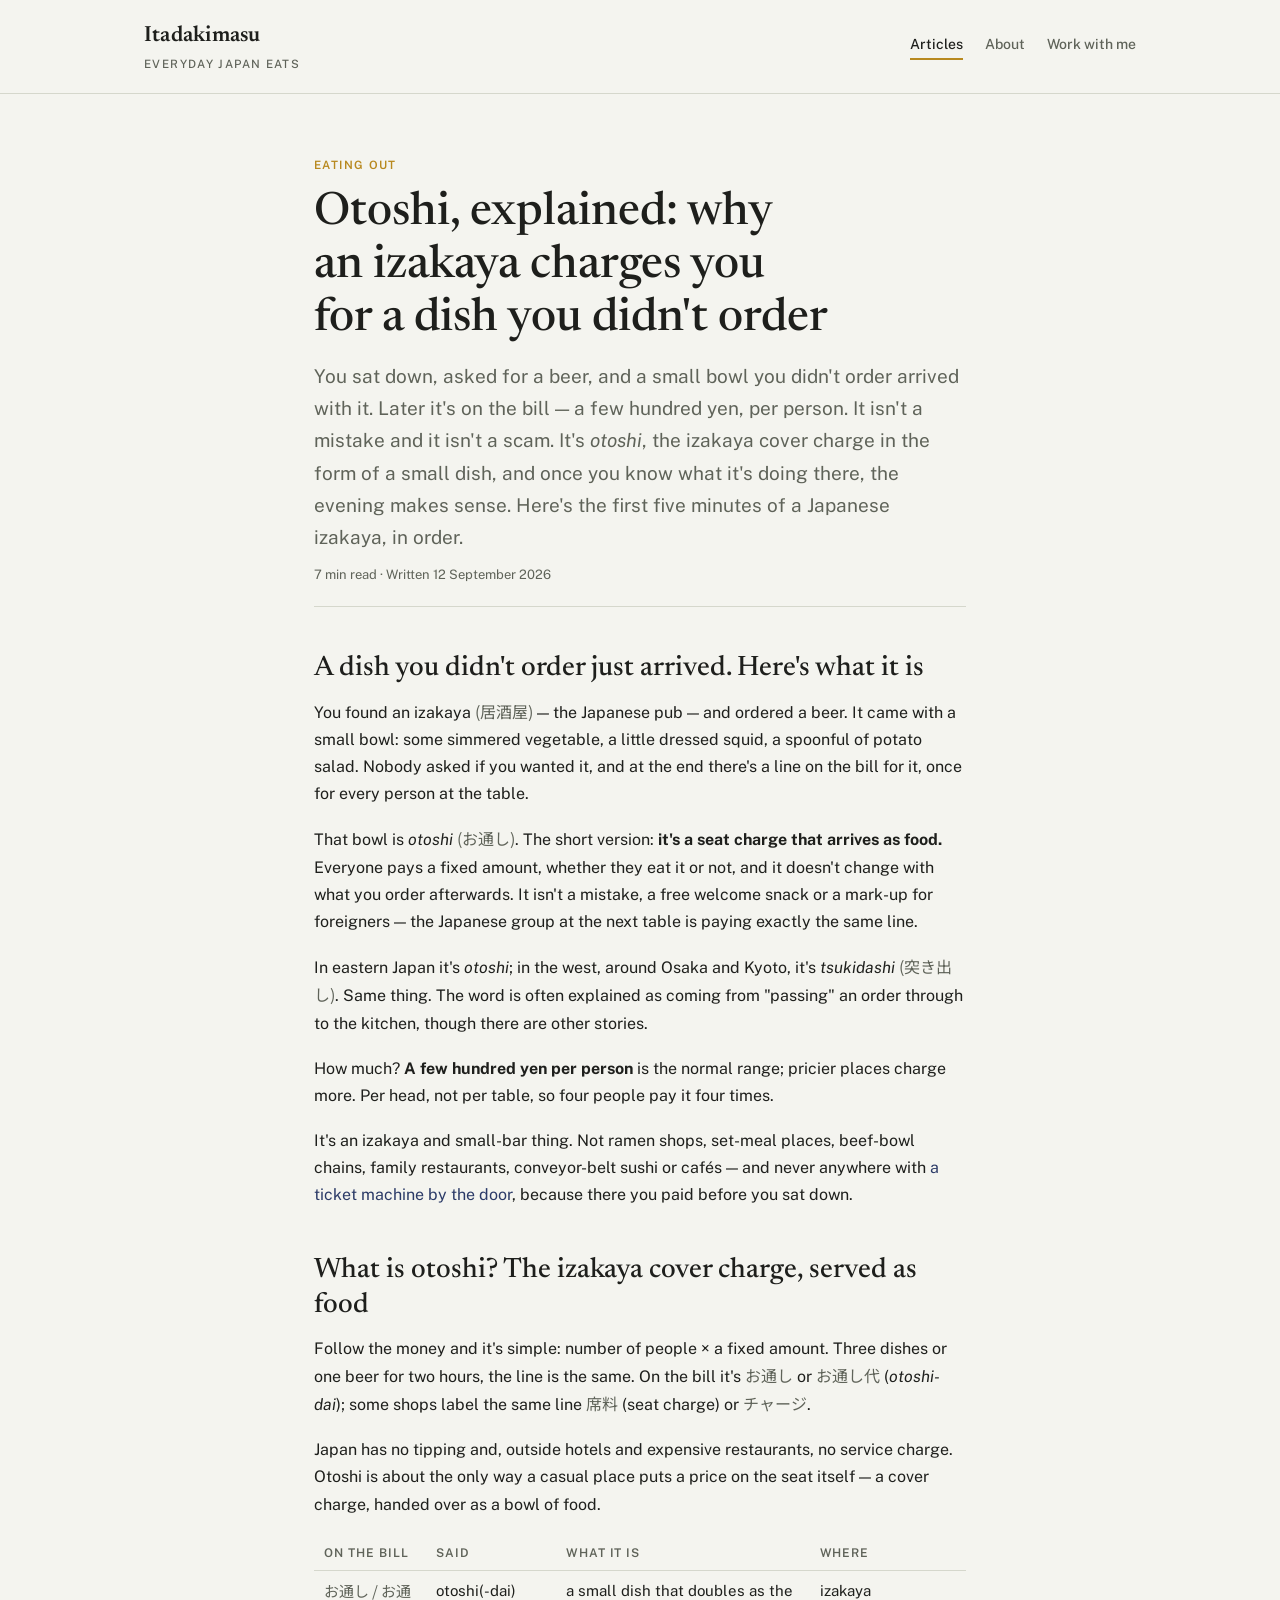
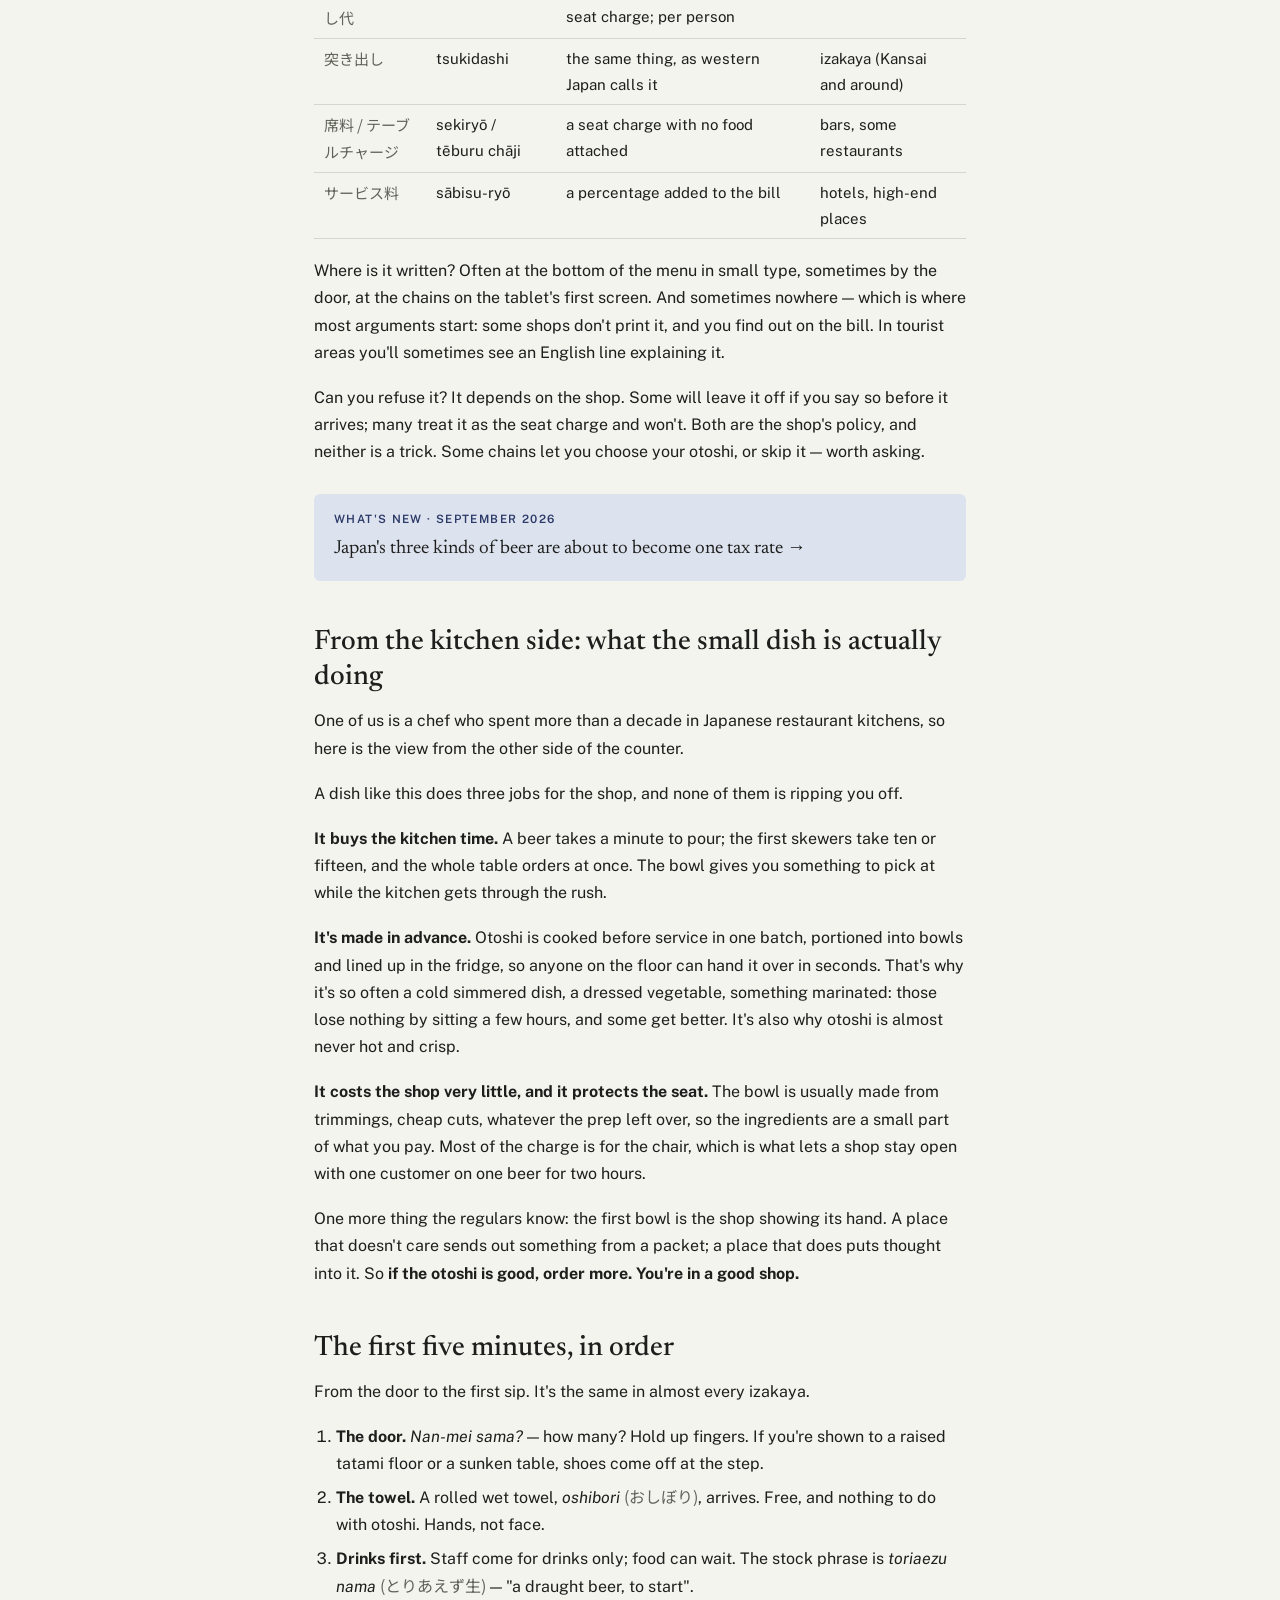
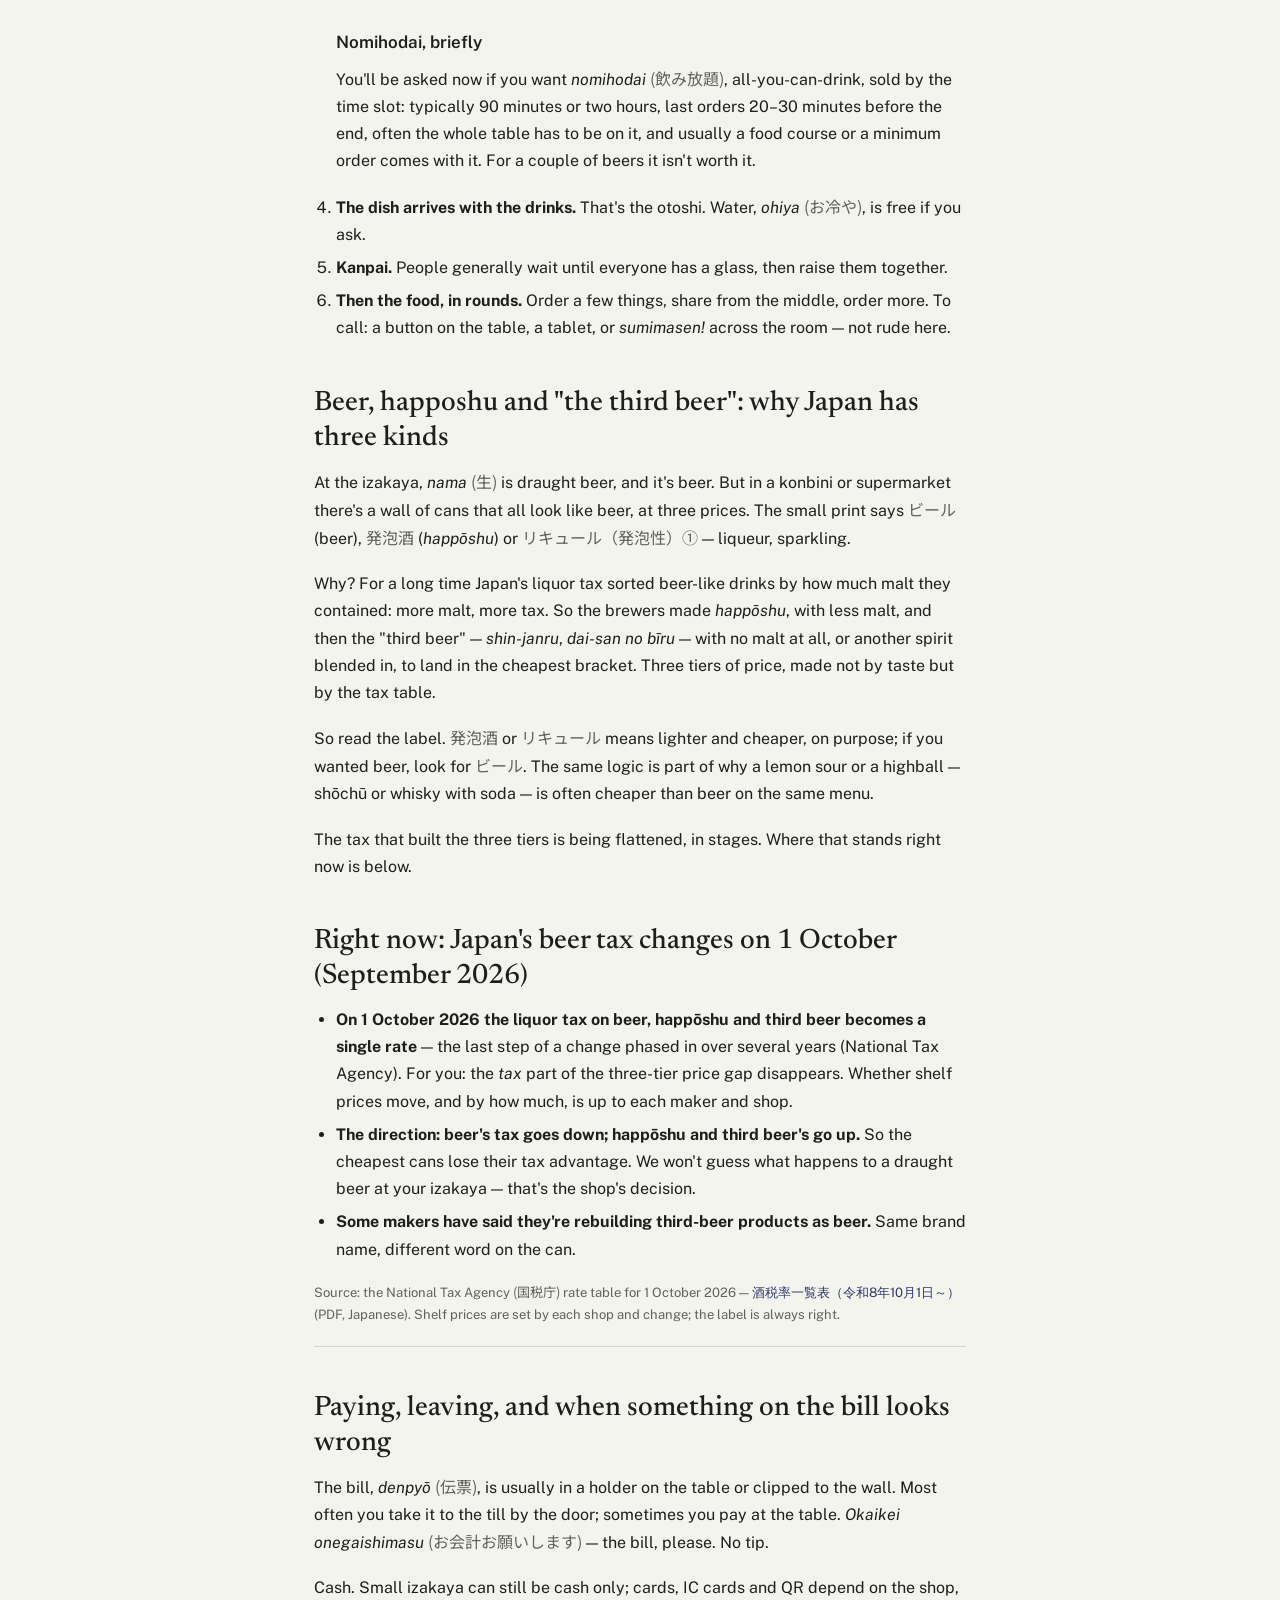
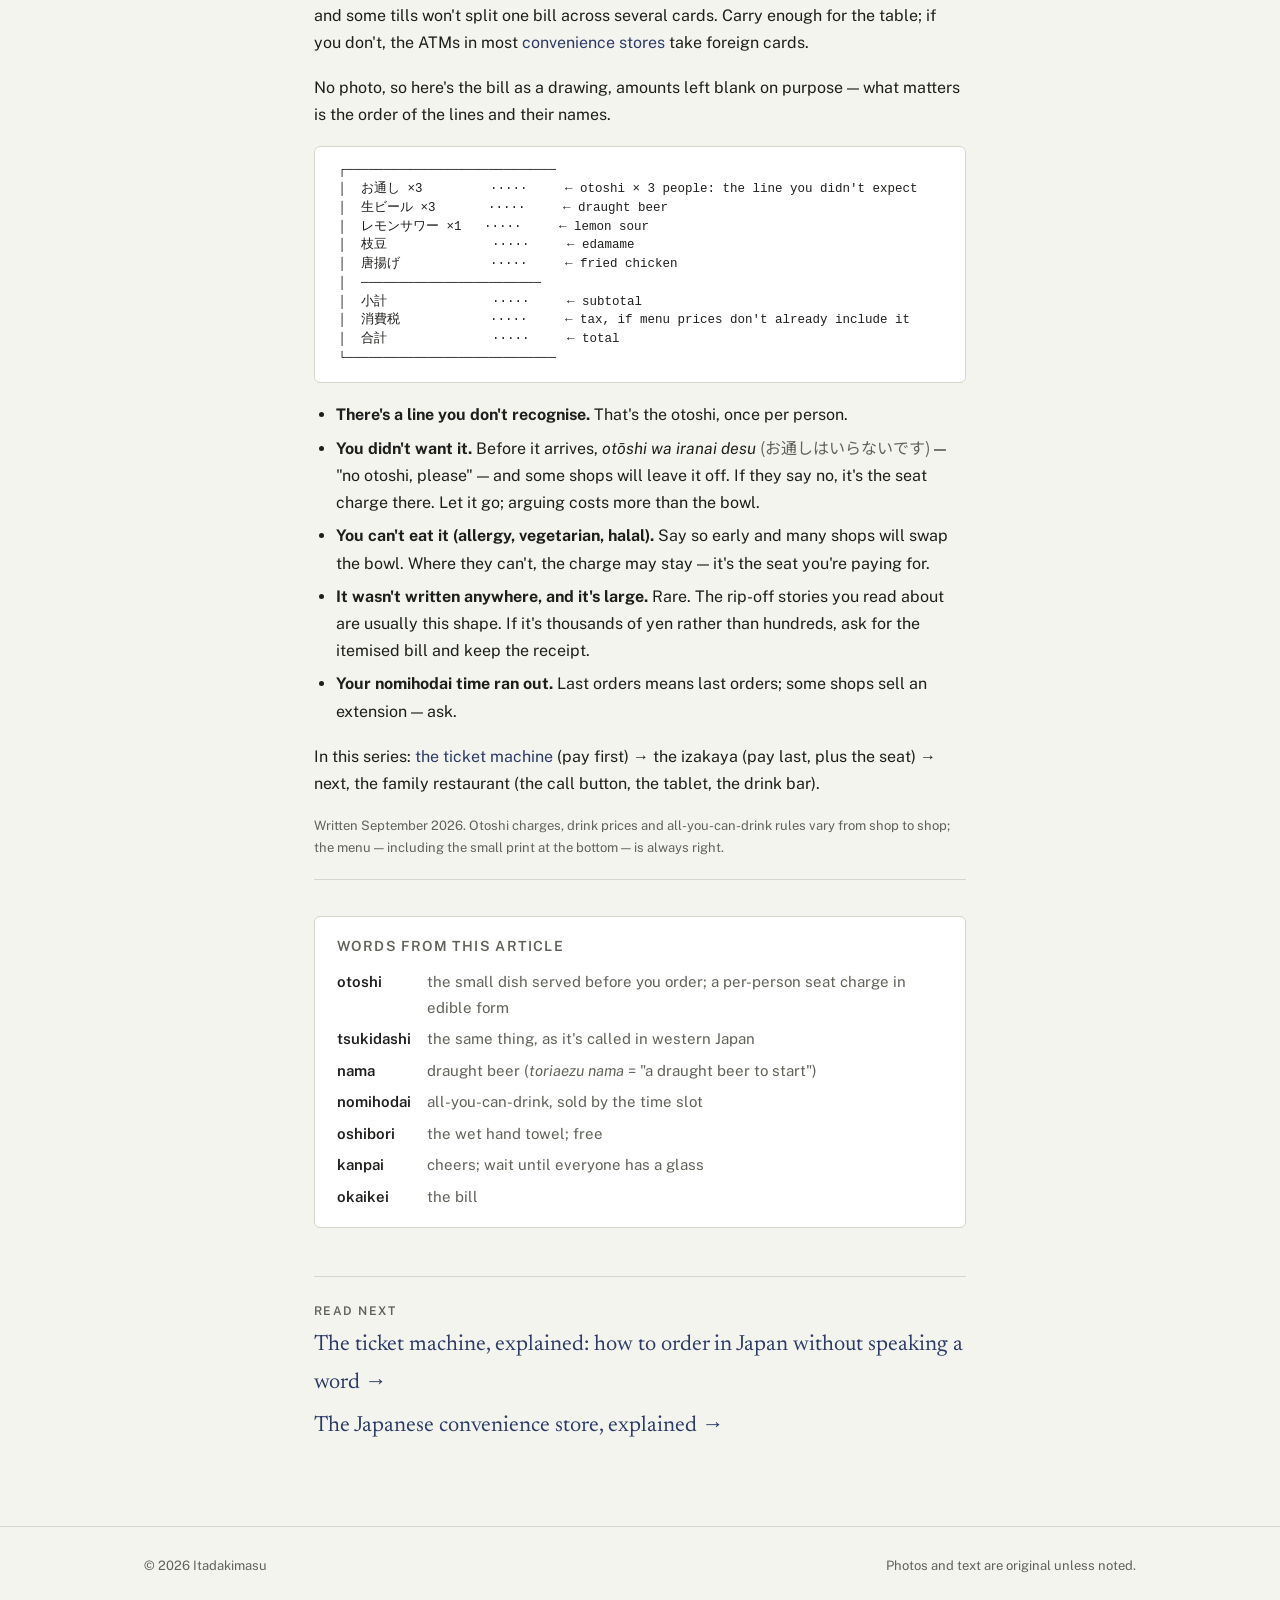
<file: articles/izakaya-otoshi.html>
<!doctype html>
<html lang="en">
<head>
<meta charset="utf-8">
<meta name="viewport" content="width=device-width, initial-scale=1">
<title>Otoshi, explained: why an izakaya charges you for a dish you didn't order — Itadakimasu</title>
<meta name="description" content="Otoshi: why a Japanese izakaya charges you for a dish you didn't order, what it costs, whether you can refuse it, and how the first five minutes go.">
<link rel="preconnect" href="https://fonts.googleapis.com">
<link rel="stylesheet" href="https://fonts.googleapis.com/css2?family=Newsreader:ital,opsz,wght@0,6..72,400;0,6..72,500;0,6..72,600;1,6..72,400&family=Public+Sans:wght@400;500;600&family=Noto+Sans+JP:wght@400;500&display=swap">
<link rel="stylesheet" href="../css/style.css">
</head>
<body>

<header class="site-header">
  <div class="container">
    <a class="brand" href="../index.html">Itadakimasu<small>Everyday Japan Eats</small></a>
    <nav class="nav" aria-label="Main">
      <a href="../index.html" aria-current="page">Articles</a>
      <a href="../about.html">About</a>
      <a href="../work-with-me.html">Work with me</a>
    </nav>
  </div>
</header>

<main class="article">
  <span class="tag">Eating out</span>
  <h1>Otoshi, explained: why an izakaya charges you for a dish you didn't order</h1>
  <p class="lede">You sat down, asked for a beer, and a small bowl you didn't order arrived with it. Later it's on the bill — a few hundred yen, per person. It isn't a mistake and it isn't a scam. It's <em>otoshi</em>, the izakaya cover charge in the form of a small dish, and once you know what it's doing there, the evening makes sense. Here's the first five minutes of a Japanese izakaya, in order.</p>
  <p class="meta">7 min read · Written 12 September 2026</p>

  <h2>A dish you didn't order just arrived. Here's what it is</h2>
  <p>You found an izakaya <span class="jp">(居酒屋)</span> — the Japanese pub — and ordered a beer. It came with a small bowl: some simmered vegetable, a little dressed squid, a spoonful of potato salad. Nobody asked if you wanted it, and at the end there's a line on the bill for it, once for every person at the table.</p>
  <p>That bowl is <em>otoshi</em> <span class="jp">(お通し)</span>. The short version: <strong>it's a seat charge that arrives as food.</strong> Everyone pays a fixed amount, whether they eat it or not, and it doesn't change with what you order afterwards. It isn't a mistake, a free welcome snack or a mark-up for foreigners — the Japanese group at the next table is paying exactly the same line.</p>
  <p>In eastern Japan it's <em>otoshi</em>; in the west, around Osaka and Kyoto, it's <em>tsukidashi</em> <span class="jp">(突き出し)</span>. Same thing. The word is often explained as coming from "passing" an order through to the kitchen, though there are other stories.</p>
  <p>How much? <strong>A few hundred yen per person</strong> is the normal range; pricier places charge more. Per head, not per table, so four people pay it four times.</p>
  <p>It's an izakaya and small-bar thing. Not ramen shops, set-meal places, beef-bowl chains, family restaurants, conveyor-belt sushi or cafés — and never anywhere with <a href="ticket-machine.html">a ticket machine by the door</a>, because there you paid before you sat down.</p>

  <h2>What is otoshi? The izakaya cover charge, served as food</h2>
  <p>Follow the money and it's simple: number of people × a fixed amount. Three dishes or one beer for two hours, the line is the same. On the bill it's <span class="jp">お通し</span> or <span class="jp">お通し代</span> (<em>otoshi-dai</em>); some shops label the same line <span class="jp">席料</span> (seat charge) or <span class="jp">チャージ</span>.</p>
  <p>Japan has no tipping and, outside hotels and expensive restaurants, no service charge. Otoshi is about the only way a casual place puts a price on the seat itself — a cover charge, handed over as a bowl of food.</p>
  <table>
    <thead><tr><th>On the bill</th><th>Said</th><th>What it is</th><th>Where</th></tr></thead>
    <tbody>
      <tr><td><span class="jp">お通し / お通し代</span></td><td>otoshi(-dai)</td><td>a small dish that doubles as the seat charge; per person</td><td>izakaya</td></tr>
      <tr><td><span class="jp">突き出し</span></td><td>tsukidashi</td><td>the same thing, as western Japan calls it</td><td>izakaya (Kansai and around)</td></tr>
      <tr><td><span class="jp">席料 / テーブルチャージ</span></td><td>sekiryō / tēburu chāji</td><td>a seat charge with no food attached</td><td>bars, some restaurants</td></tr>
      <tr><td><span class="jp">サービス料</span></td><td>sābisu-ryō</td><td>a percentage added to the bill</td><td>hotels, high-end places</td></tr>
    </tbody>
  </table>
  <p>Where is it written? Often at the bottom of the menu in small type, sometimes by the door, at the chains on the tablet's first screen. And sometimes nowhere — which is where most arguments start: some shops don't print it, and you find out on the bill. In tourist areas you'll sometimes see an English line explaining it.</p>
  <p>Can you refuse it? It depends on the shop. Some will leave it off if you say so before it arrives; many treat it as the seat charge and won't. Both are the shop's policy, and neither is a trick. Some chains let you choose your otoshi, or skip it — worth asking.</p>

  <div class="whats-new">
    <span class="label">What's new · September 2026</span>
    <a href="#now">Japan's three kinds of beer are about to become one tax rate →</a>
  </div>

  <h2>From the kitchen side: what the small dish is actually doing</h2>
  <p>One of us is a chef who spent more than a decade in Japanese restaurant kitchens, so here is the view from the other side of the counter.</p>
  <p>A dish like this does three jobs for the shop, and none of them is ripping you off.</p>
  <p><strong>It buys the kitchen time.</strong> A beer takes a minute to pour; the first skewers take ten or fifteen, and the whole table orders at once. The bowl gives you something to pick at while the kitchen gets through the rush.</p>
  <p><strong>It's made in advance.</strong> Otoshi is cooked before service in one batch, portioned into bowls and lined up in the fridge, so anyone on the floor can hand it over in seconds. That's why it's so often a cold simmered dish, a dressed vegetable, something marinated: those lose nothing by sitting a few hours, and some get better. It's also why otoshi is almost never hot and crisp.</p>
  <p><strong>It costs the shop very little, and it protects the seat.</strong> The bowl is usually made from trimmings, cheap cuts, whatever the prep left over, so the ingredients are a small part of what you pay. Most of the charge is for the chair, which is what lets a shop stay open with one customer on one beer for two hours.</p>
  <p>One more thing the regulars know: the first bowl is the shop showing its hand. A place that doesn't care sends out something from a packet; a place that does puts thought into it. So <strong>if the otoshi is good, order more. You're in a good shop.</strong></p>

  <h2>The first five minutes, in order</h2>
  <p>From the door to the first sip. It's the same in almost every izakaya.</p>
  <ol>
    <li><strong>The door.</strong> <em>Nan-mei sama?</em> — how many? Hold up fingers. If you're shown to a raised tatami floor or a sunken table, shoes come off at the step.</li>
    <li><strong>The towel.</strong> A rolled wet towel, <em>oshibori</em> <span class="jp">(おしぼり)</span>, arrives. Free, and nothing to do with otoshi. Hands, not face.</li>
    <li><strong>Drinks first.</strong> Staff come for drinks only; food can wait. The stock phrase is <em>toriaezu nama</em> <span class="jp">(とりあえず生)</span> — "a draught beer, to start".
      <h3>Nomihodai, briefly</h3>
      <p>You'll be asked now if you want <em>nomihodai</em> <span class="jp">(飲み放題)</span>, all-you-can-drink, sold by the time slot: typically 90 minutes or two hours, last orders 20–30 minutes before the end, often the whole table has to be on it, and usually a food course or a minimum order comes with it. For a couple of beers it isn't worth it.</p>
    </li>
    <li><strong>The dish arrives with the drinks.</strong> That's the otoshi. Water, <em>ohiya</em> <span class="jp">(お冷や)</span>, is free if you ask.</li>
    <li><strong>Kanpai.</strong> People generally wait until everyone has a glass, then raise them together.</li>
    <li><strong>Then the food, in rounds.</strong> Order a few things, share from the middle, order more. To call: a button on the table, a tablet, or <em>sumimasen!</em> across the room — not rude here.</li>
  </ol>

  <h2 id="three-beers">Beer, happoshu and "the third beer": why Japan has three kinds</h2>
  <p>At the izakaya, <em>nama</em> <span class="jp">(生)</span> is draught beer, and it's beer. But in a konbini or supermarket there's a wall of cans that all look like beer, at three prices. The small print says <span class="jp">ビール</span> (beer), <span class="jp">発泡酒</span> (<em>happōshu</em>) or <span class="jp">リキュール（発泡性）①</span> — liqueur, sparkling.</p>
  <p>Why? For a long time Japan's liquor tax sorted beer-like drinks by how much malt they contained: more malt, more tax. So the brewers made <em>happōshu</em>, with less malt, and then the "third beer" — <em>shin-janru</em>, <em>dai-san no bīru</em> — with no malt at all, or another spirit blended in, to land in the cheapest bracket. Three tiers of price, made not by taste but by the tax table.</p>
  <p>So read the label. <span class="jp">発泡酒</span> or <span class="jp">リキュール</span> means lighter and cheaper, on purpose; if you wanted beer, look for <span class="jp">ビール</span>. The same logic is part of why a lemon sour or a highball — shōchū or whisky with soda — is often cheaper than beer on the same menu.</p>
  <p>The tax that built the three tiers is being flattened, in stages. Where that stands right now is below.</p>

  <h2 id="now">Right now: Japan's beer tax changes on 1 October (September 2026)</h2>
  <ul>
    <li><strong>On 1 October 2026 the liquor tax on beer, happōshu and third beer becomes a single rate</strong> — the last step of a change phased in over several years (National Tax Agency). For you: the <em>tax</em> part of the three-tier price gap disappears. Whether shelf prices move, and by how much, is up to each maker and shop.</li>
    <li><strong>The direction: beer's tax goes down; happōshu and third beer's go up.</strong> So the cheapest cans lose their tax advantage. We won't guess what happens to a draught beer at your izakaya — that's the shop's decision.</li>
    <li><strong>Some makers have said they're rebuilding third-beer products as beer.</strong> Same brand name, different word on the can.</li>
  </ul>
  <p class="meta" style="margin-top:0">Source: the National Tax Agency <span class="jp">(国税庁)</span> rate table for 1 October 2026 — <a href="https://www.nta.go.jp/taxes/sake/shiori-gaikyo/shiori/2026/pdf/05-1.pdf">酒税率一覧表（令和8年10月1日～）</a> (PDF, Japanese). Shelf prices are set by each shop and change; the label is always right.</p>

  <h2>Paying, leaving, and when something on the bill looks wrong</h2>
  <p>The bill, <em>denpyō</em> <span class="jp">(伝票)</span>, is usually in a holder on the table or clipped to the wall. Most often you take it to the till by the door; sometimes you pay at the table. <em>Okaikei onegaishimasu</em> <span class="jp">(お会計お願いします)</span> — the bill, please. No tip.</p>
  <p>Cash. Small izakaya can still be cash only; cards, IC cards and QR depend on the shop, and some tills won't split one bill across several cards. Carry enough for the table; if you don't, the ATMs in most <a href="konbini-guide.html">convenience stores</a> take foreign cards.</p>
  <p>No photo, so here's the bill as a drawing, amounts left blank on purpose — what matters is the order of the lines and their names.</p>
<pre>
 ┌────────────────────────────
 │  お通し ×3         ·····     ← otoshi × 3 people: the line you didn't expect
 │  生ビール ×3       ·····     ← draught beer
 │  レモンサワー ×1   ·····     ← lemon sour
 │  枝豆              ·····     ← edamame
 │  唐揚げ            ·····     ← fried chicken
 │  ────────────────────────
 │  小計              ·····     ← subtotal
 │  消費税            ·····     ← tax, if menu prices don't already include it
 │  合計              ·····     ← total
 └────────────────────────────</pre>
  <ul>
    <li><strong>There's a line you don't recognise.</strong> That's the otoshi, once per person.</li>
    <li><strong>You didn't want it.</strong> Before it arrives, <em>otōshi wa iranai desu</em> <span class="jp">(お通しはいらないです)</span> — "no otoshi, please" — and some shops will leave it off. If they say no, it's the seat charge there. Let it go; arguing costs more than the bowl.</li>
    <li><strong>You can't eat it (allergy, vegetarian, halal).</strong> Say so early and many shops will swap the bowl. Where they can't, the charge may stay — it's the seat you're paying for.</li>
    <li><strong>It wasn't written anywhere, and it's large.</strong> Rare. The rip-off stories you read about are usually this shape. If it's thousands of yen rather than hundreds, ask for the itemised bill and keep the receipt.</li>
    <li><strong>Your nomihodai time ran out.</strong> Last orders means last orders; some shops sell an extension — ask.</li>
  </ul>

  <p>In this series: <a href="ticket-machine.html">the ticket machine</a> (pay first) → the izakaya (pay last, plus the seat) → next, the family restaurant (the call button, the tablet, the drink bar).</p>
  <p class="meta" style="margin-top:0">Written September 2026. Otoshi charges, drink prices and all-you-can-drink rules vary from shop to shop; the menu — including the small print at the bottom — is always right.</p>

  <div class="glossary">
    <h3>Words from this article</h3>
    <dl>
      <dt>otoshi</dt><dd>the small dish served before you order; a per-person seat charge in edible form</dd>
      <dt>tsukidashi</dt><dd>the same thing, as it's called in western Japan</dd>
      <dt>nama</dt><dd>draught beer (<em>toriaezu nama</em> = "a draught beer to start")</dd>
      <dt>nomihodai</dt><dd>all-you-can-drink, sold by the time slot</dd>
      <dt>oshibori</dt><dd>the wet hand towel; free</dd>
      <dt>kanpai</dt><dd>cheers; wait until everyone has a glass</dd>
      <dt>okaikei</dt><dd>the bill</dd>
    </dl>
  </div>

  <div class="next-read">
    <span>Read next</span>
    <a href="ticket-machine.html">The ticket machine, explained: how to order in Japan without speaking a word →</a>
    <a href="konbini-guide.html">The Japanese convenience store, explained →</a>
  </div>
</main>

<footer class="site-footer">
  <div class="container">
    <span>© 2026 Itadakimasu</span>
    <span>Photos and text are original unless noted.</span>
  </div>
</footer>

</body>
</html>
</file>
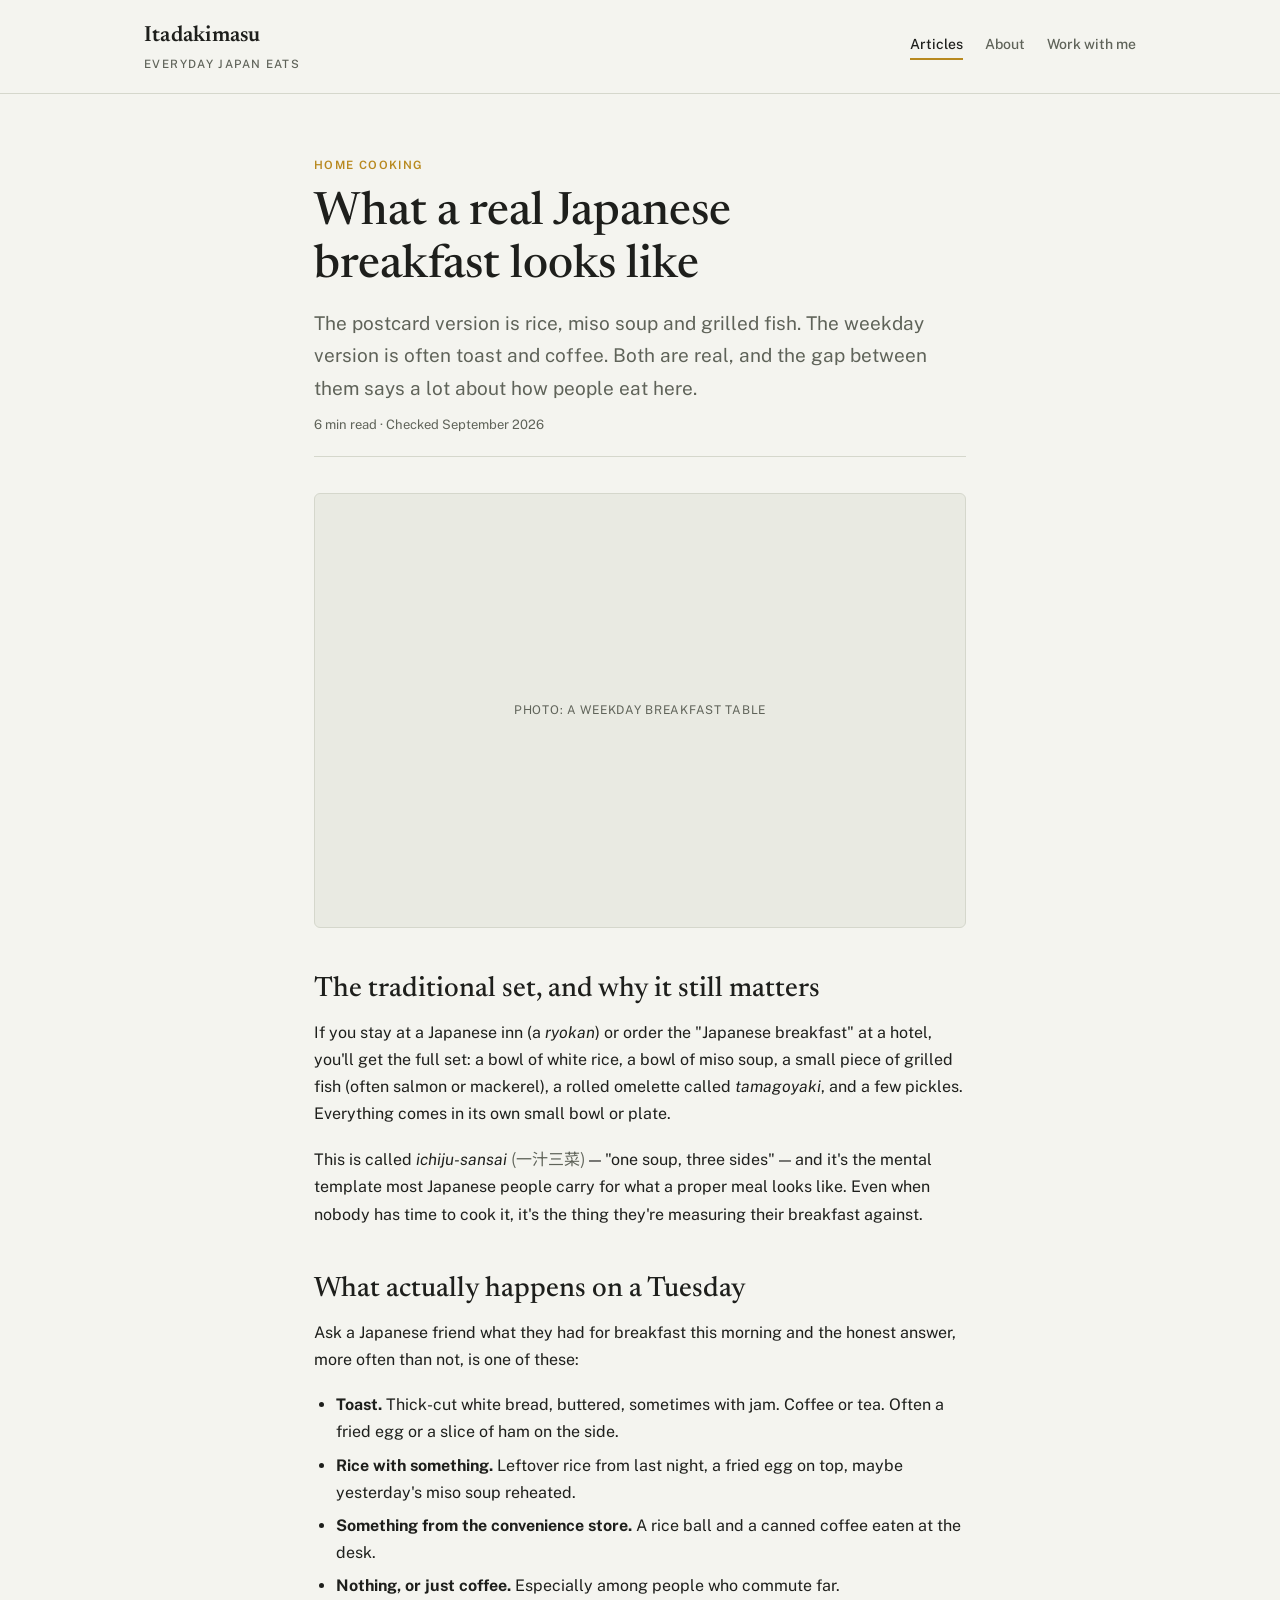
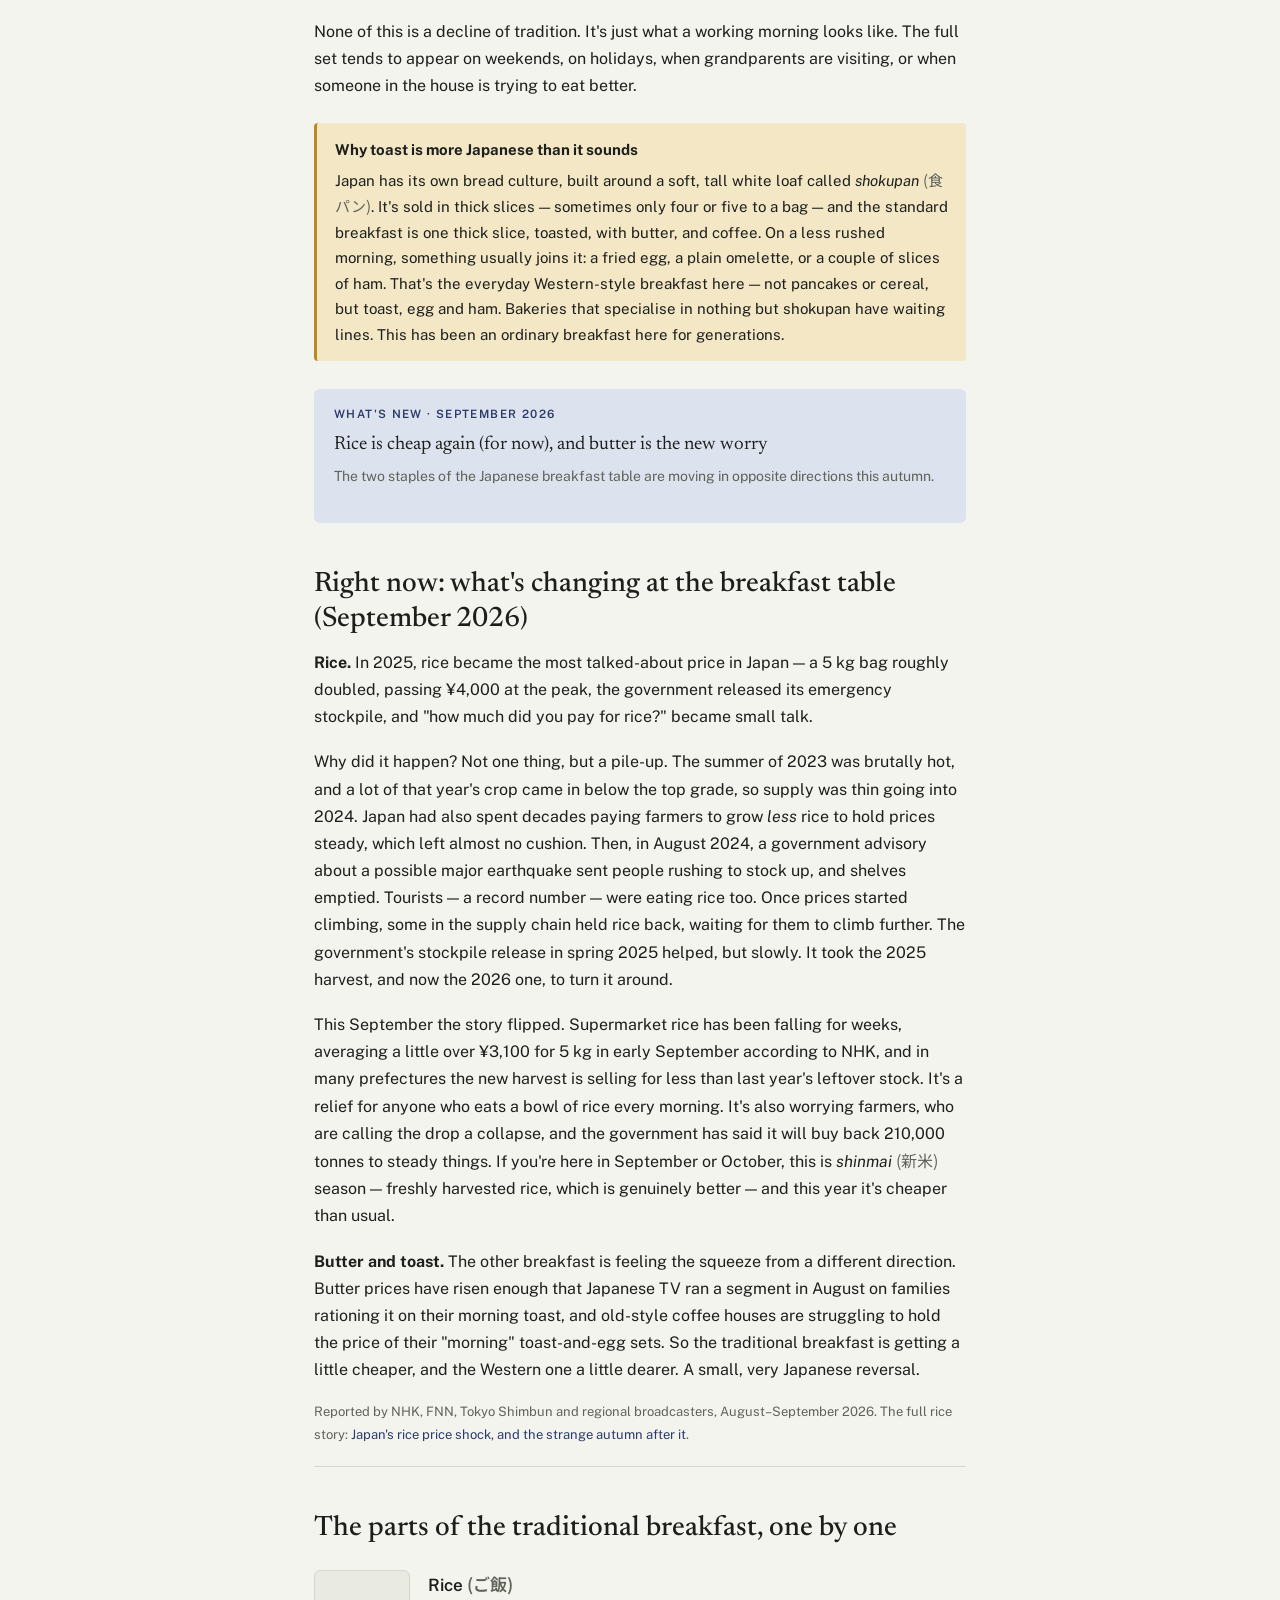
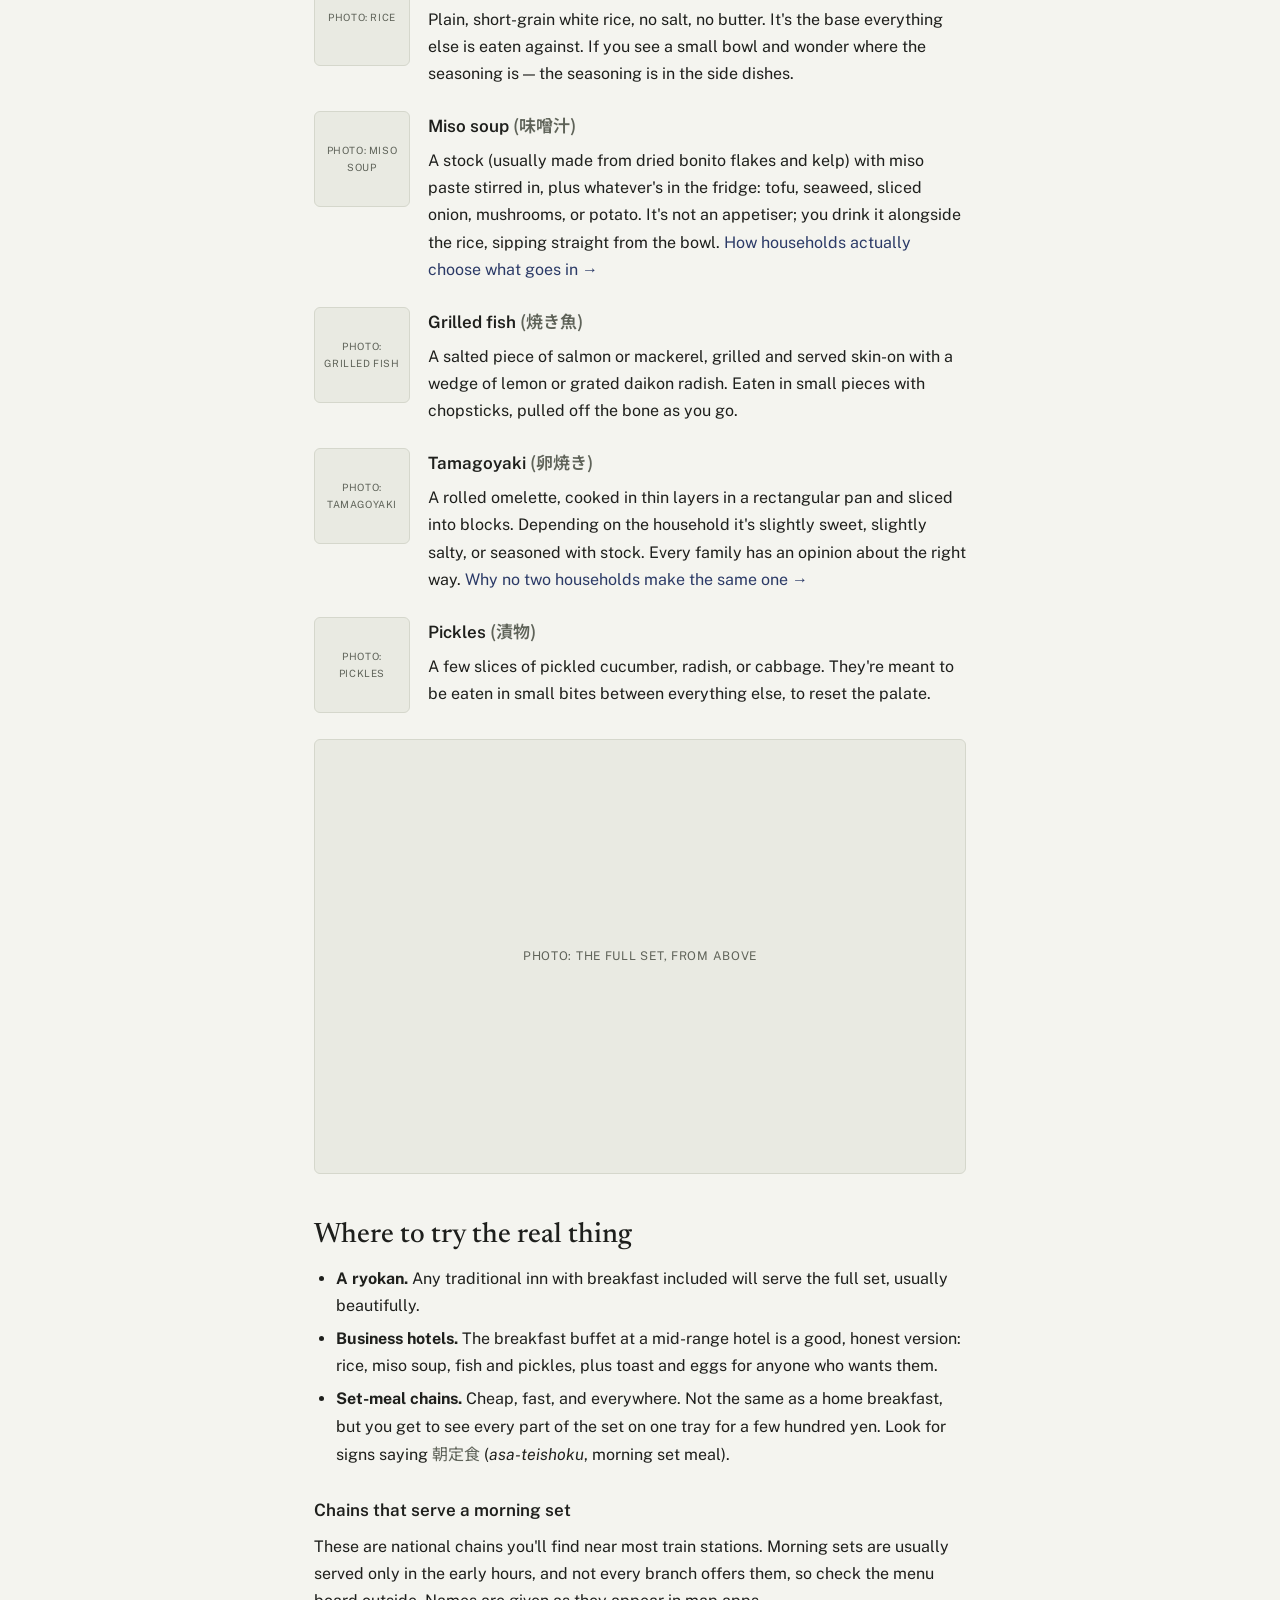
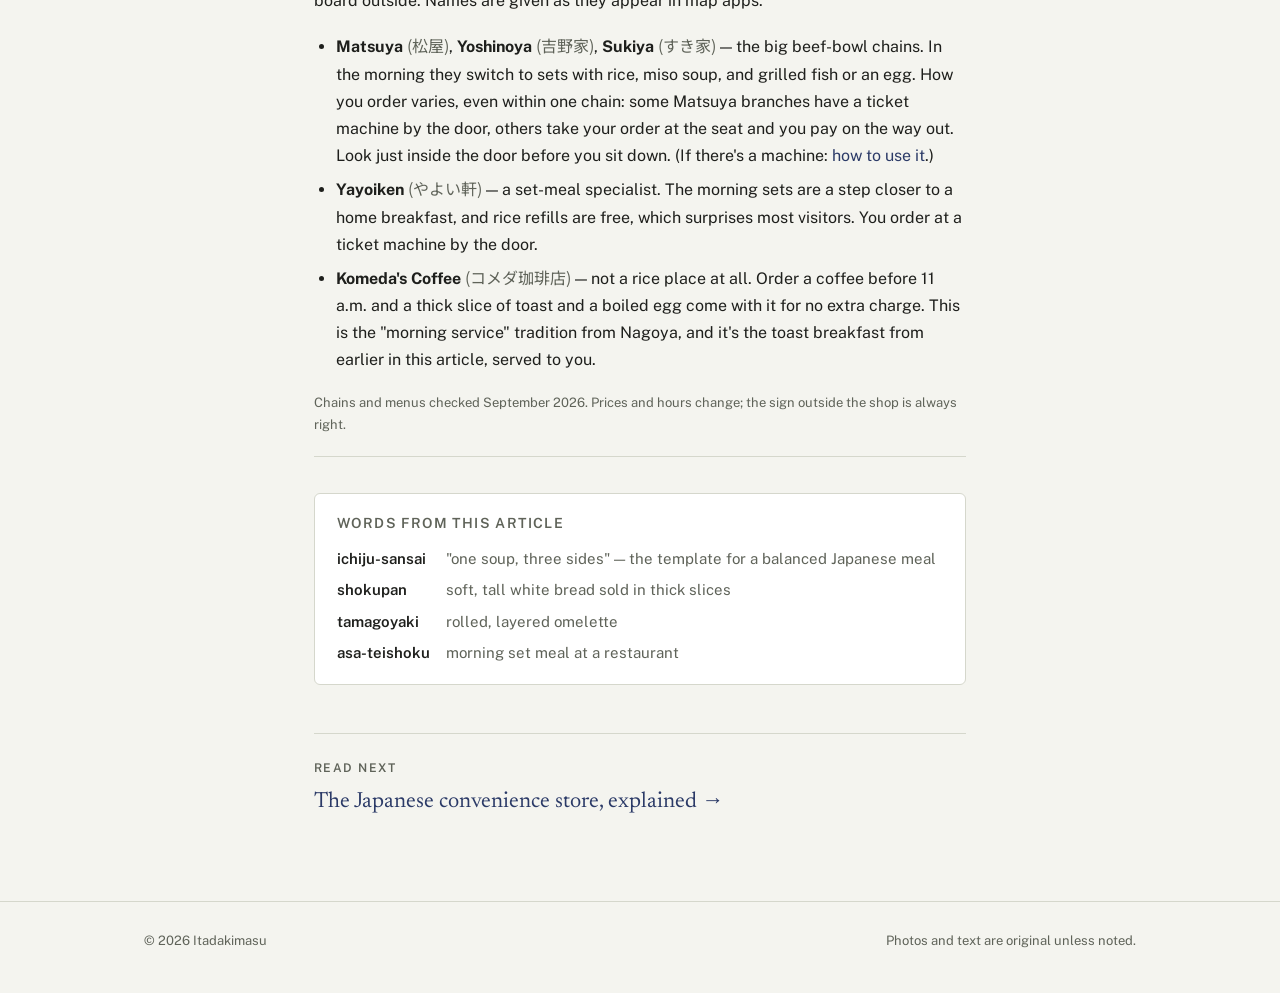
<file: articles/japanese-breakfast.html>
<!doctype html>
<html lang="en">
<head>
<meta charset="utf-8">
<meta name="viewport" content="width=device-width, initial-scale=1">
<title>What a real Japanese breakfast looks like — Itadakimasu</title>
<meta name="description" content="Rice, miso soup and grilled fish is the postcard. Here is what Japanese households actually eat on a weekday morning, and why toast is more Japanese than you think.">
<link rel="preconnect" href="https://fonts.googleapis.com">
<link rel="stylesheet" href="https://fonts.googleapis.com/css2?family=Newsreader:ital,opsz,wght@0,6..72,400;0,6..72,500;0,6..72,600;1,6..72,400&family=Public+Sans:wght@400;500;600&family=Noto+Sans+JP:wght@400;500&display=swap">
<link rel="stylesheet" href="../css/style.css">
</head>
<body>

<header class="site-header">
  <div class="container">
    <a class="brand" href="../index.html">Itadakimasu<small>Everyday Japan Eats</small></a>
    <nav class="nav" aria-label="Main">
      <a href="../index.html" aria-current="page">Articles</a>
      <a href="../about.html">About</a>
      <a href="../work-with-me.html">Work with me</a>
    </nav>
  </div>
</header>

<main class="article">
  <span class="tag">Home cooking</span>
  <h1>What a real Japanese breakfast looks like</h1>
  <p class="lede">The postcard version is rice, miso soup and grilled fish. The weekday version is often toast and coffee. Both are real, and the gap between them says a lot about how people eat here.</p>
  <p class="meta">6 min read · Checked September 2026</p>

  <div class="photo">Photo: a weekday breakfast table</div>

  <h2>The traditional set, and why it still matters</h2>
  <p>If you stay at a Japanese inn (a <em>ryokan</em>) or order the "Japanese breakfast" at a hotel, you'll get the full set: a bowl of white rice, a bowl of miso soup, a small piece of grilled fish (often salmon or mackerel), a rolled omelette called <em>tamagoyaki</em>, and a few pickles. Everything comes in its own small bowl or plate.</p>
  <p>This is called <em>ichiju-sansai</em> <span class="jp">(一汁三菜)</span> — "one soup, three sides" — and it's the mental template most Japanese people carry for what a proper meal looks like. Even when nobody has time to cook it, it's the thing they're measuring their breakfast against.</p>

  <h2>What actually happens on a Tuesday</h2>
  <p>Ask a Japanese friend what they had for breakfast this morning and the honest answer, more often than not, is one of these:</p>
  <ul>
    <li><strong>Toast.</strong> Thick-cut white bread, buttered, sometimes with jam. Coffee or tea. Often a fried egg or a slice of ham on the side.</li>
    <li><strong>Rice with something.</strong> Leftover rice from last night, a fried egg on top, maybe yesterday's miso soup reheated.</li>
    <li><strong>Something from the convenience store.</strong> A rice ball and a canned coffee eaten at the desk.</li>
    <li><strong>Nothing, or just coffee.</strong> Especially among people who commute far.</li>
  </ul>
  <p>None of this is a decline of tradition. It's just what a working morning looks like. The full set tends to appear on weekends, on holidays, when grandparents are visiting, or when someone in the house is trying to eat better.</p>

  <div class="callout">
    <strong>Why toast is more Japanese than it sounds</strong>
    Japan has its own bread culture, built around a soft, tall white loaf called <em>shokupan</em> <span class="jp">(食パン)</span>. It's sold in thick slices — sometimes only four or five to a bag — and the standard breakfast is one thick slice, toasted, with butter, and coffee. On a less rushed morning, something usually joins it: a fried egg, a plain omelette, or a couple of slices of ham. That's the everyday Western-style breakfast here — not pancakes or cereal, but toast, egg and ham. Bakeries that specialise in nothing but shokupan have waiting lines. This has been an ordinary breakfast here for generations.
  </div>

  <div class="whats-new">
    <span class="label">What's new · September 2026</span>
    <a href="#now">Rice is cheap again (for now), and butter is the new worry</a>
    <p>The two staples of the Japanese breakfast table are moving in opposite directions this autumn.</p>
  </div>

  <h2 id="now">Right now: what's changing at the breakfast table (September 2026)</h2>
  <p><strong>Rice.</strong> In 2025, rice became the most talked-about price in Japan — a 5 kg bag roughly doubled, passing ¥4,000 at the peak, the government released its emergency stockpile, and "how much did you pay for rice?" became small talk.</p>
  <p>Why did it happen? Not one thing, but a pile-up. The summer of 2023 was brutally hot, and a lot of that year's crop came in below the top grade, so supply was thin going into 2024. Japan had also spent decades paying farmers to grow <em>less</em> rice to hold prices steady, which left almost no cushion. Then, in August 2024, a government advisory about a possible major earthquake sent people rushing to stock up, and shelves emptied. Tourists — a record number — were eating rice too. Once prices started climbing, some in the supply chain held rice back, waiting for them to climb further. The government's stockpile release in spring 2025 helped, but slowly. It took the 2025 harvest, and now the 2026 one, to turn it around.</p>
  <p>This September the story flipped. Supermarket rice has been falling for weeks, averaging a little over ¥3,100 for 5 kg in early September according to NHK, and in many prefectures the new harvest is selling for less than last year's leftover stock. It's a relief for anyone who eats a bowl of rice every morning. It's also worrying farmers, who are calling the drop a collapse, and the government has said it will buy back 210,000 tonnes to steady things. If you're here in September or October, this is <em>shinmai</em> <span class="jp">(新米)</span> season — freshly harvested rice, which is genuinely better — and this year it's cheaper than usual.</p>
  <p><strong>Butter and toast.</strong> The other breakfast is feeling the squeeze from a different direction. Butter prices have risen enough that Japanese TV ran a segment in August on families rationing it on their morning toast, and old-style coffee houses are struggling to hold the price of their "morning" toast-and-egg sets. So the traditional breakfast is getting a little cheaper, and the Western one a little dearer. A small, very Japanese reversal.</p>
  <p class="meta" style="margin-top:0">Reported by NHK, FNN, Tokyo Shimbun and regional broadcasters, August–September 2026. The full rice story: <a href="now-rice-prices-2026.html">Japan's rice price shock, and the strange autumn after it</a>.</p>

  <h2>The parts of the traditional breakfast, one by one</h2>

  <div class="item">
    <div class="item-photo">Photo: rice</div>
    <div>
      <h3>Rice <span class="jp">(ご飯)</span></h3>
      <p>Plain, short-grain white rice, no salt, no butter. It's the base everything else is eaten against. If you see a small bowl and wonder where the seasoning is — the seasoning is in the side dishes.</p>
    </div>
  </div>

  <div class="item">
    <div class="item-photo">Photo: miso soup</div>
    <div>
      <h3>Miso soup <span class="jp">(味噌汁)</span></h3>
      <p>A stock (usually made from dried bonito flakes and kelp) with miso paste stirred in, plus whatever's in the fridge: tofu, seaweed, sliced onion, mushrooms, or potato. It's not an appetiser; you drink it alongside the rice, sipping straight from the bowl. <a href="miso-soup.html">How households actually choose what goes in →</a></p>
    </div>
  </div>

  <div class="item">
    <div class="item-photo">Photo: grilled fish</div>
    <div>
      <h3>Grilled fish <span class="jp">(焼き魚)</span></h3>
      <p>A salted piece of salmon or mackerel, grilled and served skin-on with a wedge of lemon or grated daikon radish. Eaten in small pieces with chopsticks, pulled off the bone as you go.</p>
    </div>
  </div>

  <div class="item">
    <div class="item-photo">Photo: tamagoyaki</div>
    <div>
      <h3>Tamagoyaki <span class="jp">(卵焼き)</span></h3>
      <p>A rolled omelette, cooked in thin layers in a rectangular pan and sliced into blocks. Depending on the household it's slightly sweet, slightly salty, or seasoned with stock. Every family has an opinion about the right way. <a href="tamagoyaki.html">Why no two households make the same one →</a></p>
    </div>
  </div>

  <div class="item">
    <div class="item-photo">Photo: pickles</div>
    <div>
      <h3>Pickles <span class="jp">(漬物)</span></h3>
      <p>A few slices of pickled cucumber, radish, or cabbage. They're meant to be eaten in small bites between everything else, to reset the palate.</p>
    </div>
  </div>

  <div class="photo">Photo: the full set, from above</div>

  <h2>Where to try the real thing</h2>
  <ul>
    <li><strong>A ryokan.</strong> Any traditional inn with breakfast included will serve the full set, usually beautifully.</li>
    <li><strong>Business hotels.</strong> The breakfast buffet at a mid-range hotel is a good, honest version: rice, miso soup, fish and pickles, plus toast and eggs for anyone who wants them.</li>
    <li><strong>Set-meal chains.</strong> Cheap, fast, and everywhere. Not the same as a home breakfast, but you get to see every part of the set on one tray for a few hundred yen. Look for signs saying <span class="jp">朝定食</span> (<em>asa-teishoku</em>, morning set meal).</li>
  </ul>

  <h3>Chains that serve a morning set</h3>
  <p>These are national chains you'll find near most train stations. Morning sets are usually served only in the early hours, and not every branch offers them, so check the menu board outside. Names are given as they appear in map apps.</p>
  <ul>
    <li><strong>Matsuya</strong> <span class="jp">(松屋)</span>, <strong>Yoshinoya</strong> <span class="jp">(吉野家)</span>, <strong>Sukiya</strong> <span class="jp">(すき家)</span> — the big beef-bowl chains. In the morning they switch to sets with rice, miso soup, and grilled fish or an egg. How you order varies, even within one chain: some Matsuya branches have a ticket machine by the door, others take your order at the seat and you pay on the way out. Look just inside the door before you sit down. (If there's a machine: <a href="ticket-machine.html">how to use it</a>.)</li>
    <li><strong>Yayoiken</strong> <span class="jp">(やよい軒)</span> — a set-meal specialist. The morning sets are a step closer to a home breakfast, and rice refills are free, which surprises most visitors. You order at a ticket machine by the door.</li>
    <li><strong>Komeda's Coffee</strong> <span class="jp">(コメダ珈琲店)</span> — not a rice place at all. Order a coffee before 11 a.m. and a thick slice of toast and a boiled egg come with it for no extra charge. This is the "morning service" tradition from Nagoya, and it's the toast breakfast from earlier in this article, served to you.</li>
  </ul>
  <p class="meta" style="margin-top:0">Chains and menus checked September 2026. Prices and hours change; the sign outside the shop is always right.</p>

  <div class="glossary">
    <h3>Words from this article</h3>
    <dl>
      <dt>ichiju-sansai</dt><dd>"one soup, three sides" — the template for a balanced Japanese meal</dd>
      <dt>shokupan</dt><dd>soft, tall white bread sold in thick slices</dd>
      <dt>tamagoyaki</dt><dd>rolled, layered omelette</dd>
      <dt>asa-teishoku</dt><dd>morning set meal at a restaurant</dd>
    </dl>
  </div>

  <div class="next-read">
    <span>Read next</span>
    <a href="konbini-guide.html">The Japanese convenience store, explained →</a>
  </div>
</main>

<footer class="site-footer">
  <div class="container">
    <span>© 2026 Itadakimasu</span>
    <span>Photos and text are original unless noted.</span>
  </div>
</footer>

</body>
</html>
</file>
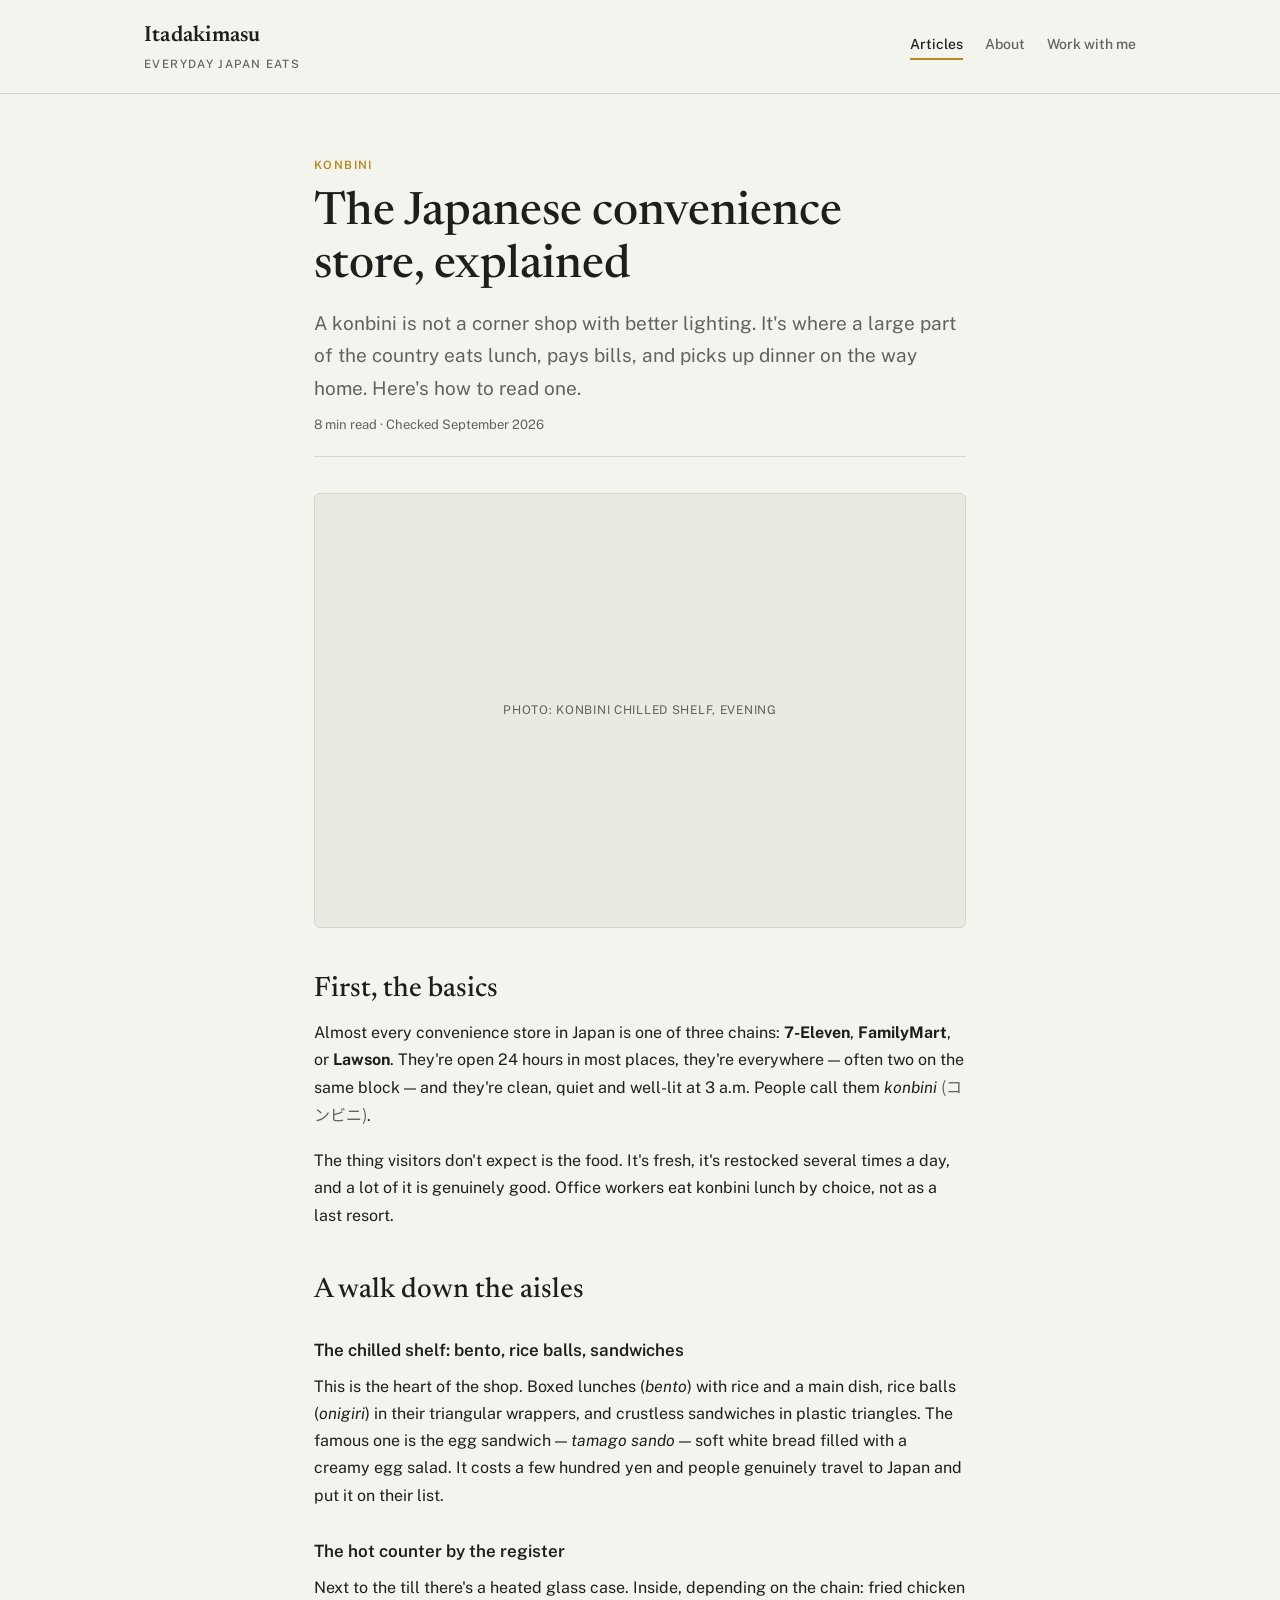
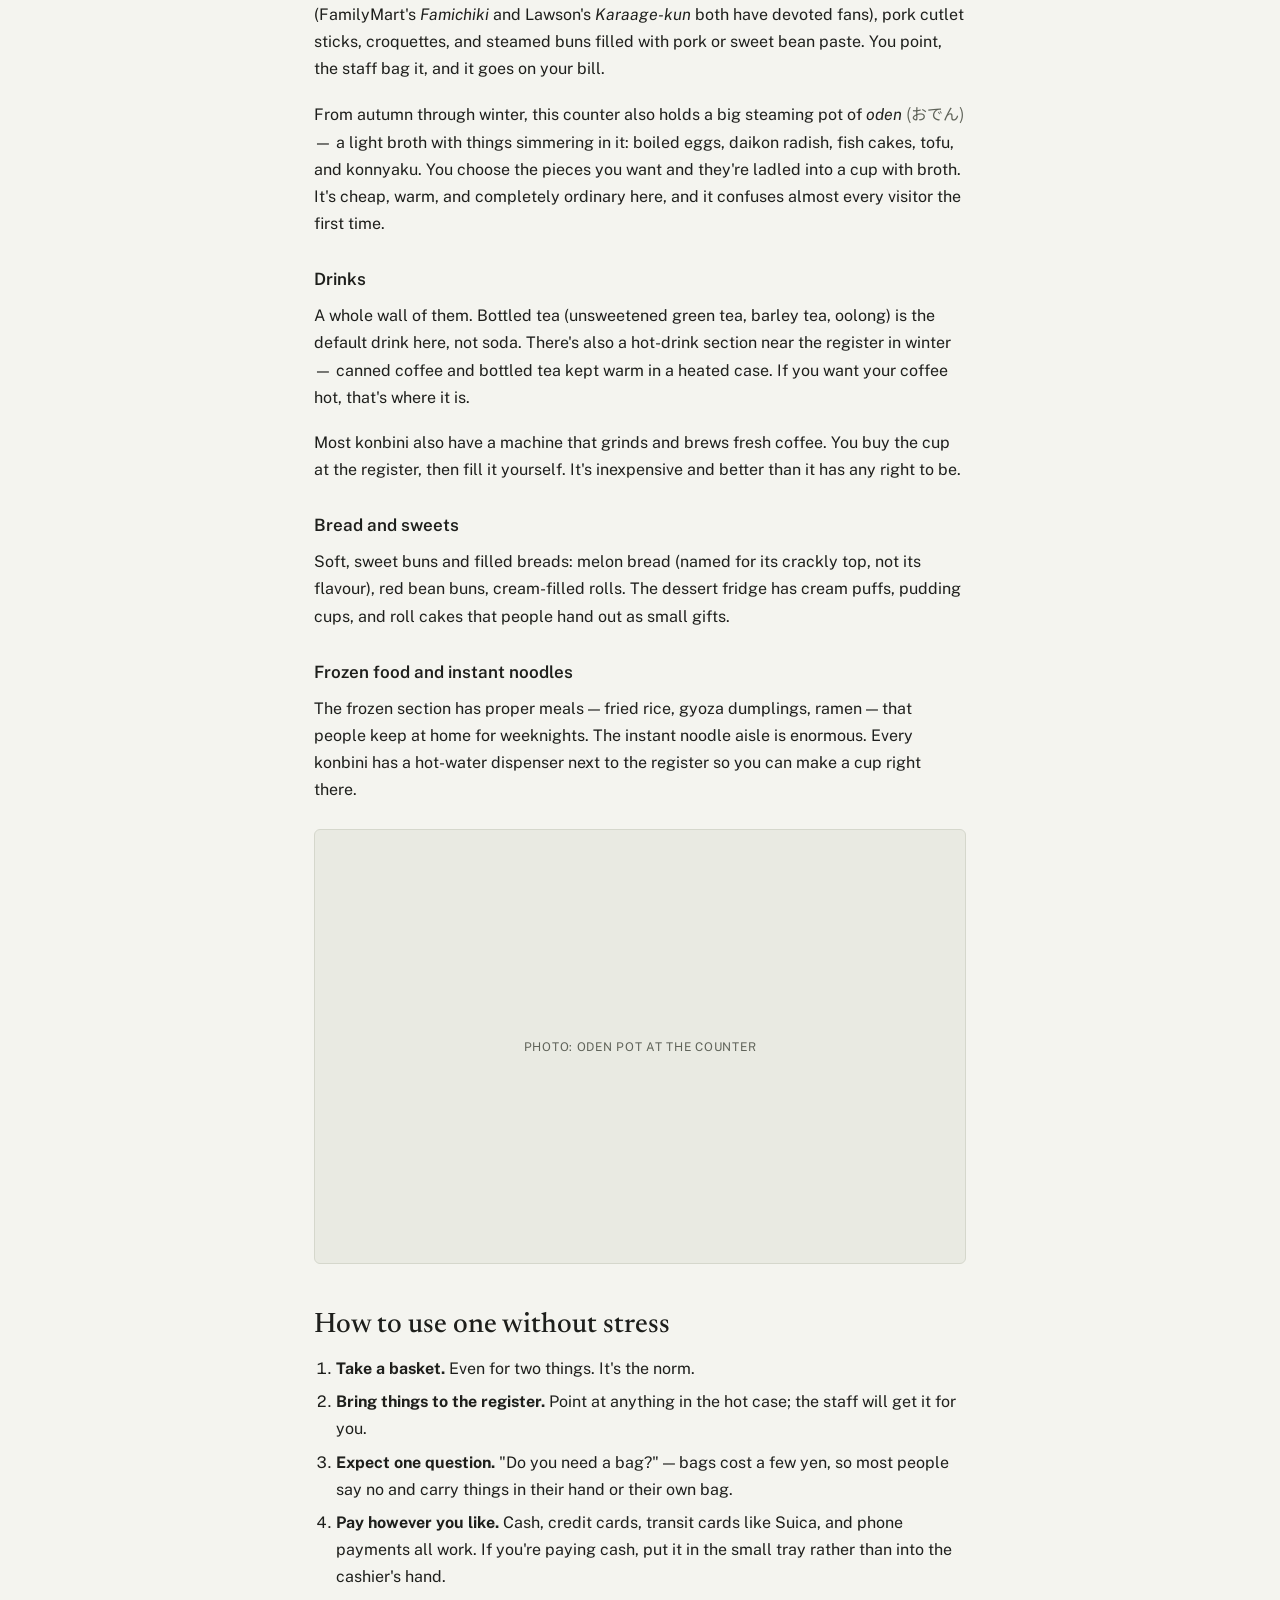
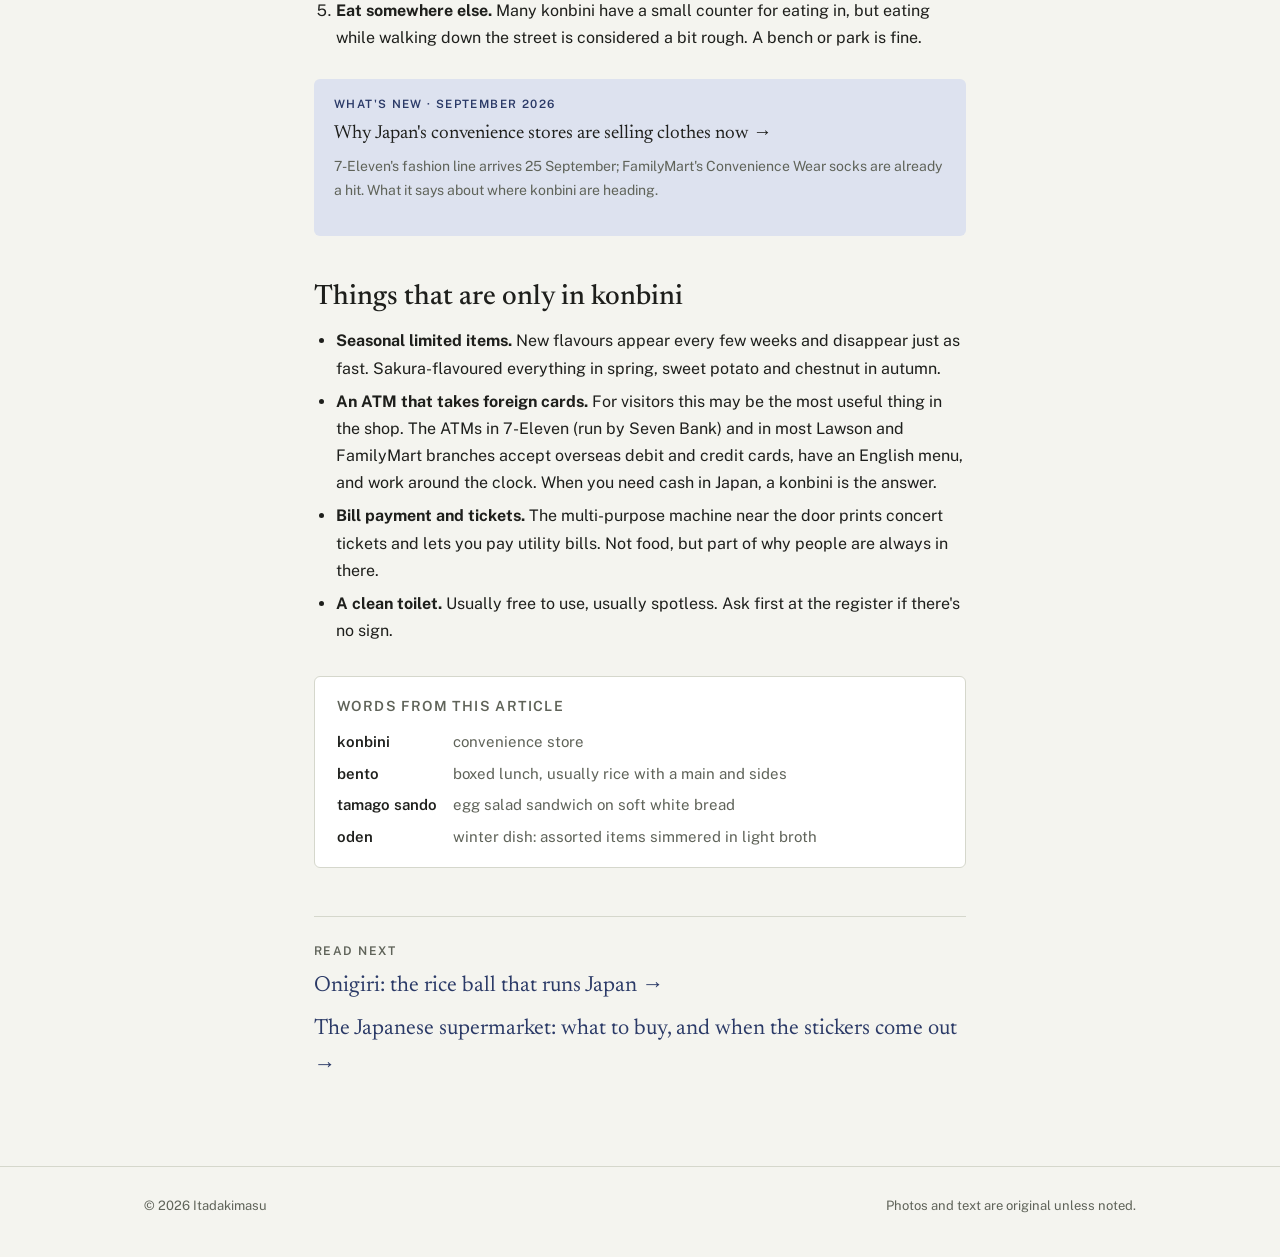
<file: articles/konbini-guide.html>
<!doctype html>
<html lang="en">
<head>
<meta charset="utf-8">
<meta name="viewport" content="width=device-width, initial-scale=1">
<title>The Japanese convenience store, explained — Itadakimasu</title>
<meta name="description" content="Warm bento, oden in winter, the egg sandwich people fly in for. A walk down every aisle of a Japanese konbini, and how to actually use one.">
<link rel="preconnect" href="https://fonts.googleapis.com">
<link rel="stylesheet" href="https://fonts.googleapis.com/css2?family=Newsreader:ital,opsz,wght@0,6..72,400;0,6..72,500;0,6..72,600;1,6..72,400&family=Public+Sans:wght@400;500;600&family=Noto+Sans+JP:wght@400;500&display=swap">
<link rel="stylesheet" href="../css/style.css">
</head>
<body>

<header class="site-header">
  <div class="container">
    <a class="brand" href="../index.html">Itadakimasu<small>Everyday Japan Eats</small></a>
    <nav class="nav" aria-label="Main">
      <a href="../index.html" aria-current="page">Articles</a>
      <a href="../about.html">About</a>
      <a href="../work-with-me.html">Work with me</a>
    </nav>
  </div>
</header>

<main class="article">
  <span class="tag">Konbini</span>
  <h1>The Japanese convenience store, explained</h1>
  <p class="lede">A konbini is not a corner shop with better lighting. It's where a large part of the country eats lunch, pays bills, and picks up dinner on the way home. Here's how to read one.</p>
  <p class="meta">8 min read · Checked September 2026</p>

  <div class="photo">Photo: konbini chilled shelf, evening</div>

  <h2>First, the basics</h2>
  <p>Almost every convenience store in Japan is one of three chains: <strong>7-Eleven</strong>, <strong>FamilyMart</strong>, or <strong>Lawson</strong>. They're open 24 hours in most places, they're everywhere — often two on the same block — and they're clean, quiet and well-lit at 3 a.m. People call them <em>konbini</em> <span class="jp">(コンビニ)</span>.</p>
  <p>The thing visitors don't expect is the food. It's fresh, it's restocked several times a day, and a lot of it is genuinely good. Office workers eat konbini lunch by choice, not as a last resort.</p>

  <h2>A walk down the aisles</h2>

  <h3>The chilled shelf: bento, rice balls, sandwiches</h3>
  <p>This is the heart of the shop. Boxed lunches (<em>bento</em>) with rice and a main dish, rice balls (<em>onigiri</em>) in their triangular wrappers, and crustless sandwiches in plastic triangles. The famous one is the egg sandwich — <em>tamago sando</em> — soft white bread filled with a creamy egg salad. It costs a few hundred yen and people genuinely travel to Japan and put it on their list.</p>

  <h3>The hot counter by the register</h3>
  <p>Next to the till there's a heated glass case. Inside, depending on the chain: fried chicken (FamilyMart's <em>Famichiki</em> and Lawson's <em>Karaage-kun</em> both have devoted fans), pork cutlet sticks, croquettes, and steamed buns filled with pork or sweet bean paste. You point, the staff bag it, and it goes on your bill.</p>
  <p>From autumn through winter, this counter also holds a big steaming pot of <em>oden</em> <span class="jp">(おでん)</span> — a light broth with things simmering in it: boiled eggs, daikon radish, fish cakes, tofu, and konnyaku. You choose the pieces you want and they're ladled into a cup with broth. It's cheap, warm, and completely ordinary here, and it confuses almost every visitor the first time.</p>

  <h3>Drinks</h3>
  <p>A whole wall of them. Bottled tea (unsweetened green tea, barley tea, oolong) is the default drink here, not soda. There's also a hot-drink section near the register in winter — canned coffee and bottled tea kept warm in a heated case. If you want your coffee hot, that's where it is.</p>
  <p>Most konbini also have a machine that grinds and brews fresh coffee. You buy the cup at the register, then fill it yourself. It's inexpensive and better than it has any right to be.</p>

  <h3>Bread and sweets</h3>
  <p>Soft, sweet buns and filled breads: melon bread (named for its crackly top, not its flavour), red bean buns, cream-filled rolls. The dessert fridge has cream puffs, pudding cups, and roll cakes that people hand out as small gifts.</p>

  <h3>Frozen food and instant noodles</h3>
  <p>The frozen section has proper meals — fried rice, gyoza dumplings, ramen — that people keep at home for weeknights. The instant noodle aisle is enormous. Every konbini has a hot-water dispenser next to the register so you can make a cup right there.</p>

  <div class="photo">Photo: oden pot at the counter</div>

  <h2>How to use one without stress</h2>
  <ol>
    <li><strong>Take a basket.</strong> Even for two things. It's the norm.</li>
    <li><strong>Bring things to the register.</strong> Point at anything in the hot case; the staff will get it for you.</li>
    <li><strong>Expect one question.</strong> "Do you need a bag?" — bags cost a few yen, so most people say no and carry things in their hand or their own bag.</li>
    <li><strong>Pay however you like.</strong> Cash, credit cards, transit cards like Suica, and phone payments all work. If you're paying cash, put it in the small tray rather than into the cashier's hand.</li>
    <li><strong>Eat somewhere else.</strong> Many konbini have a small counter for eating in, but eating while walking down the street is considered a bit rough. A bench or park is fine.</li>
  </ol>

  <div class="whats-new">
    <span class="label">What's new · September 2026</span>
    <a href="now-konbini-clothes-2026.html">Why Japan's convenience stores are selling clothes now →</a>
    <p>7-Eleven's fashion line arrives 25 September; FamilyMart's Convenience Wear socks are already a hit. What it says about where konbini are heading.</p>
  </div>

  <h2>Things that are only in konbini</h2>
  <ul>
    <li><strong>Seasonal limited items.</strong> New flavours appear every few weeks and disappear just as fast. Sakura-flavoured everything in spring, sweet potato and chestnut in autumn.</li>
    <li><strong>An ATM that takes foreign cards.</strong> For visitors this may be the most useful thing in the shop. The ATMs in 7-Eleven (run by Seven Bank) and in most Lawson and FamilyMart branches accept overseas debit and credit cards, have an English menu, and work around the clock. When you need cash in Japan, a konbini is the answer.</li>
    <li><strong>Bill payment and tickets.</strong> The multi-purpose machine near the door prints concert tickets and lets you pay utility bills. Not food, but part of why people are always in there.</li>
    <li><strong>A clean toilet.</strong> Usually free to use, usually spotless. Ask first at the register if there's no sign.</li>
  </ul>

  <div class="glossary">
    <h3>Words from this article</h3>
    <dl>
      <dt>konbini</dt><dd>convenience store</dd>
      <dt>bento</dt><dd>boxed lunch, usually rice with a main and sides</dd>
      <dt>tamago sando</dt><dd>egg salad sandwich on soft white bread</dd>
      <dt>oden</dt><dd>winter dish: assorted items simmered in light broth</dd>
    </dl>
  </div>

  <div class="next-read">
    <span>Read next</span>
    <a href="onigiri.html">Onigiri: the rice ball that runs Japan →</a>
    <a href="supermarket-guide.html">The Japanese supermarket: what to buy, and when the stickers come out →</a>
  </div>
</main>

<footer class="site-footer">
  <div class="container">
    <span>© 2026 Itadakimasu</span>
    <span>Photos and text are original unless noted.</span>
  </div>
</footer>

</body>
</html>
</file>
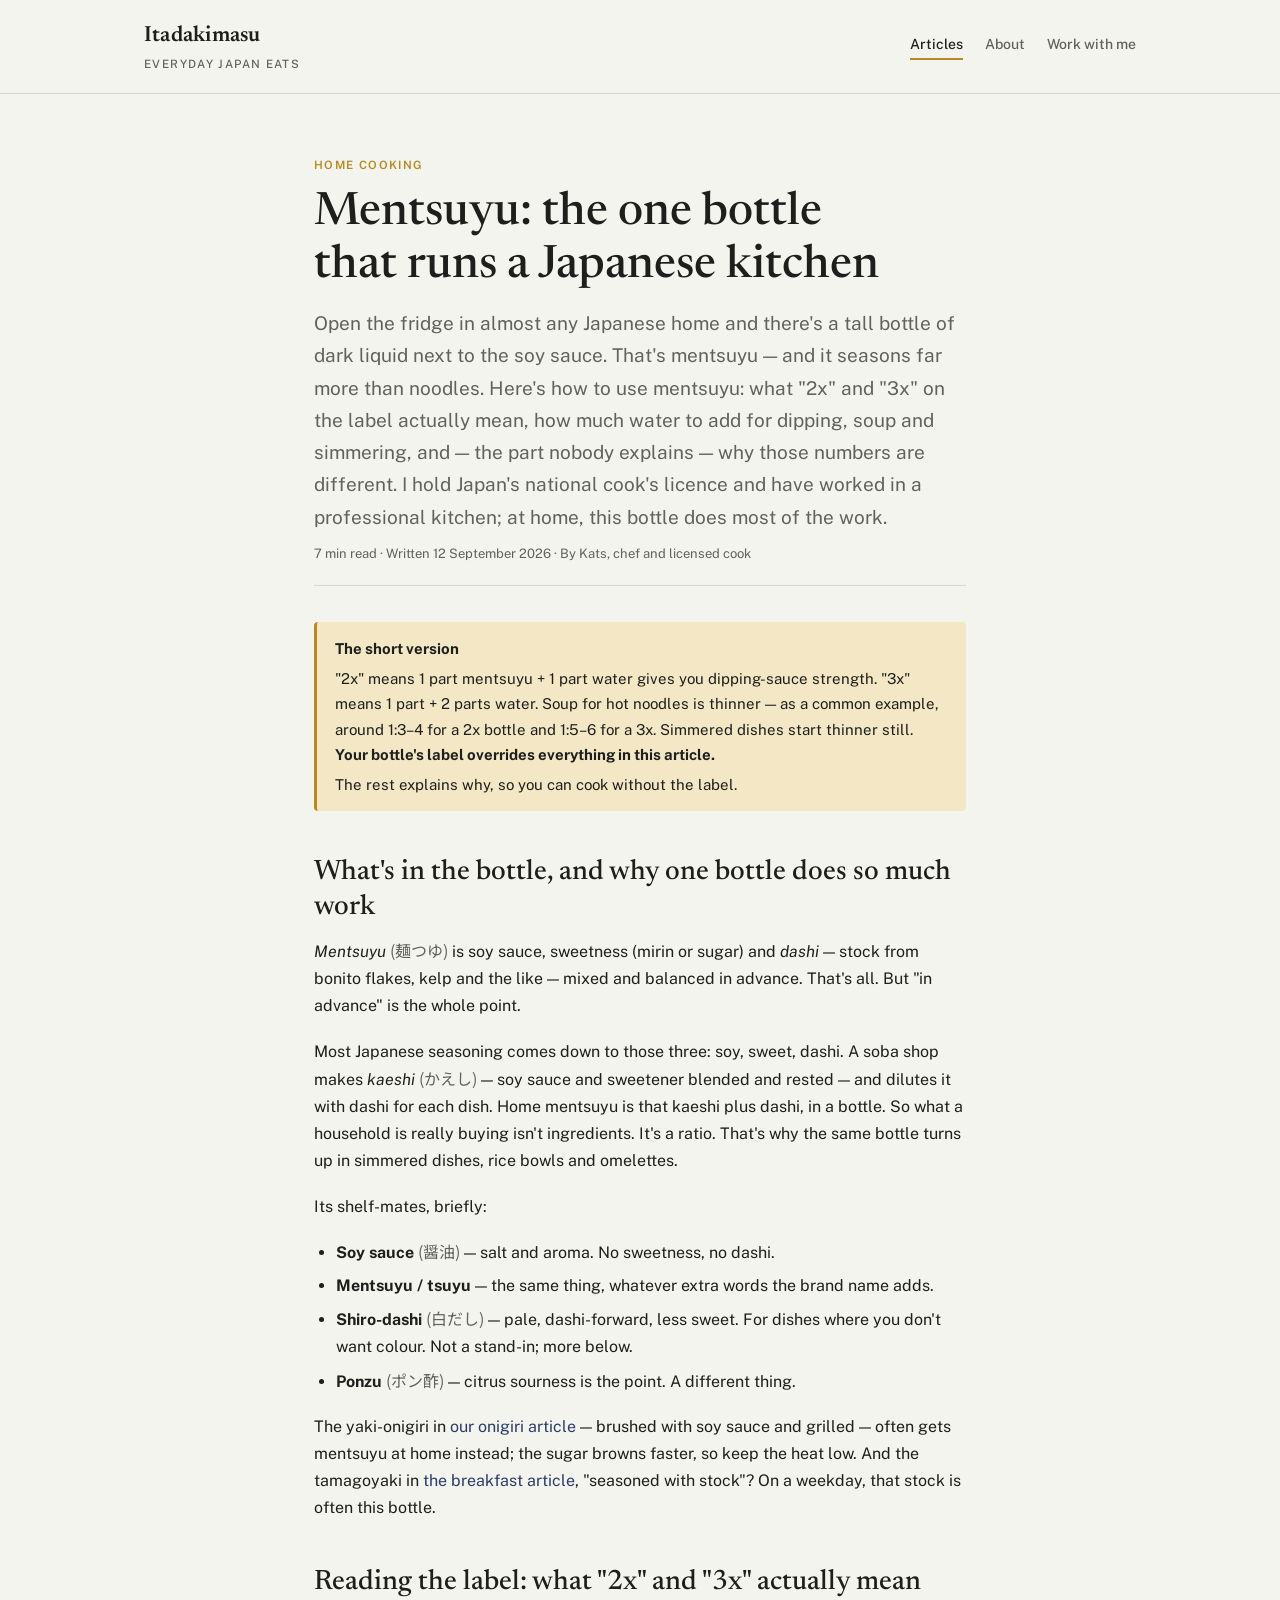
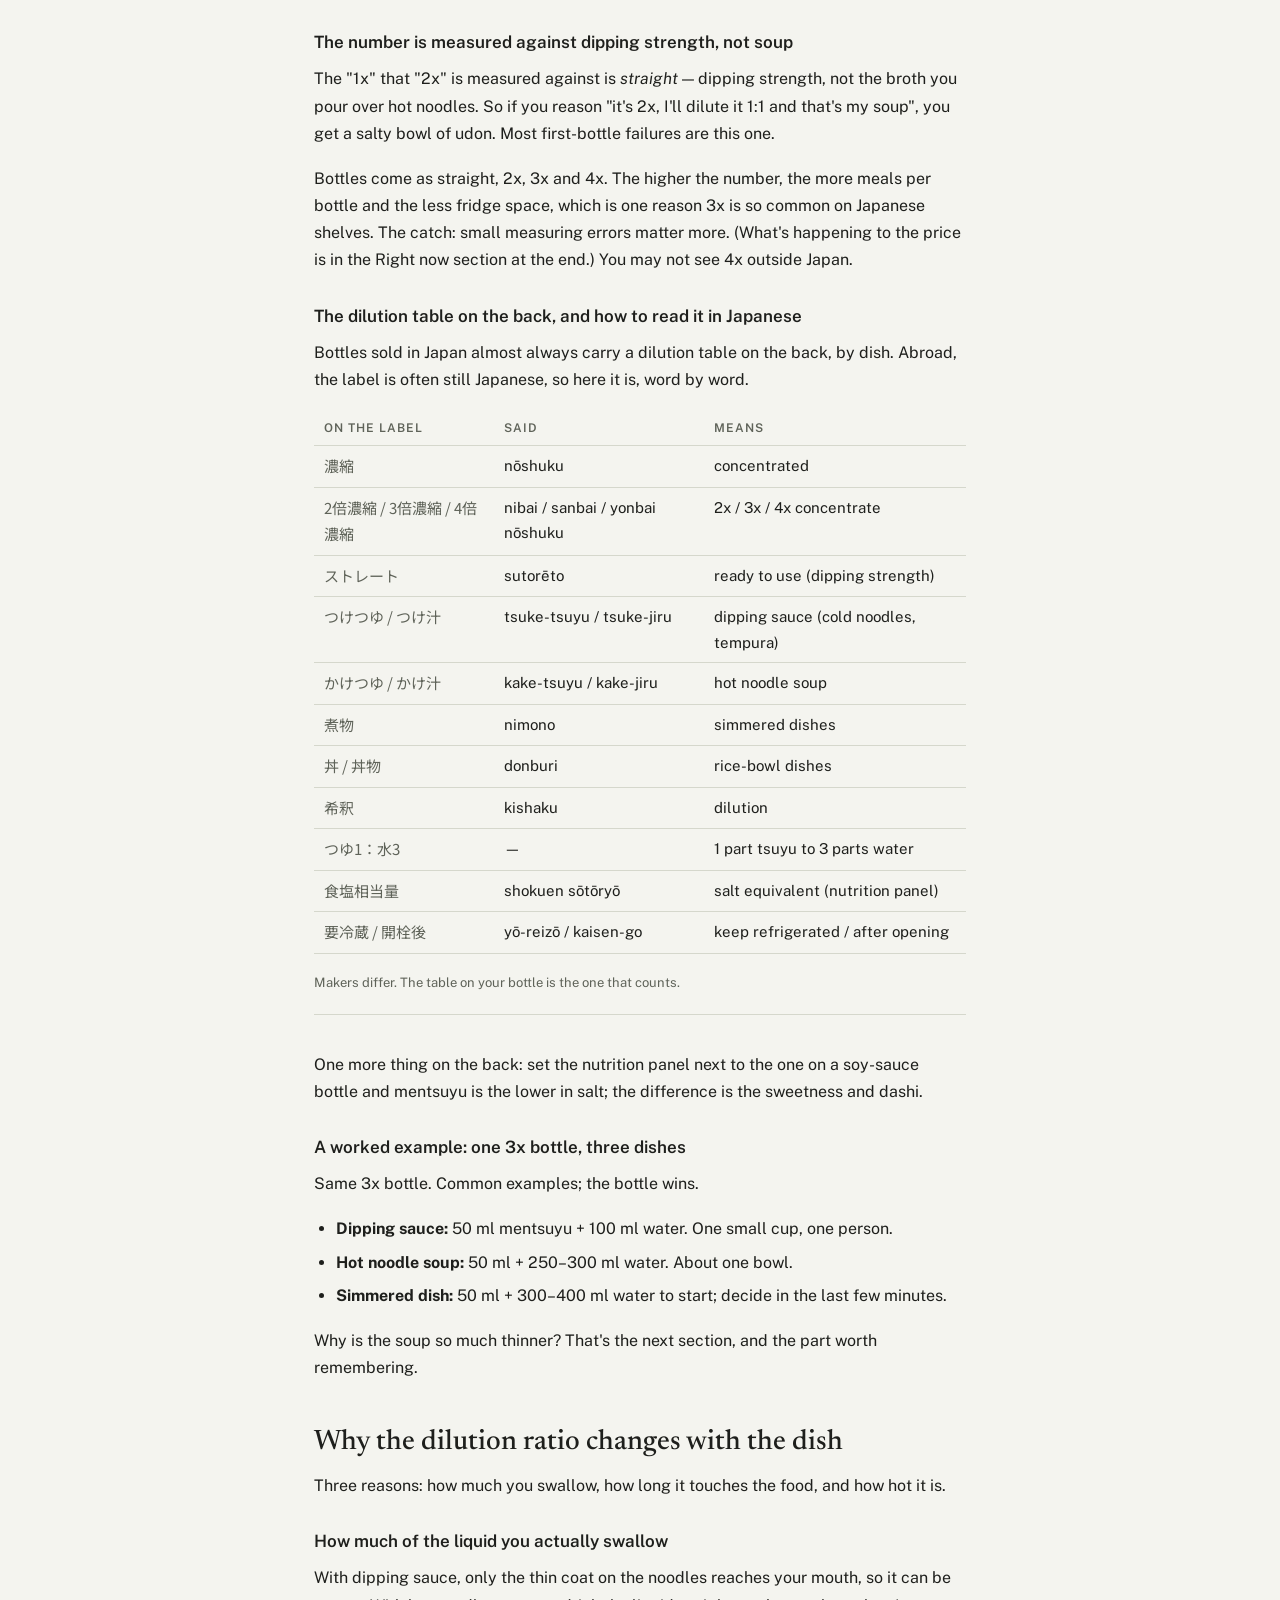
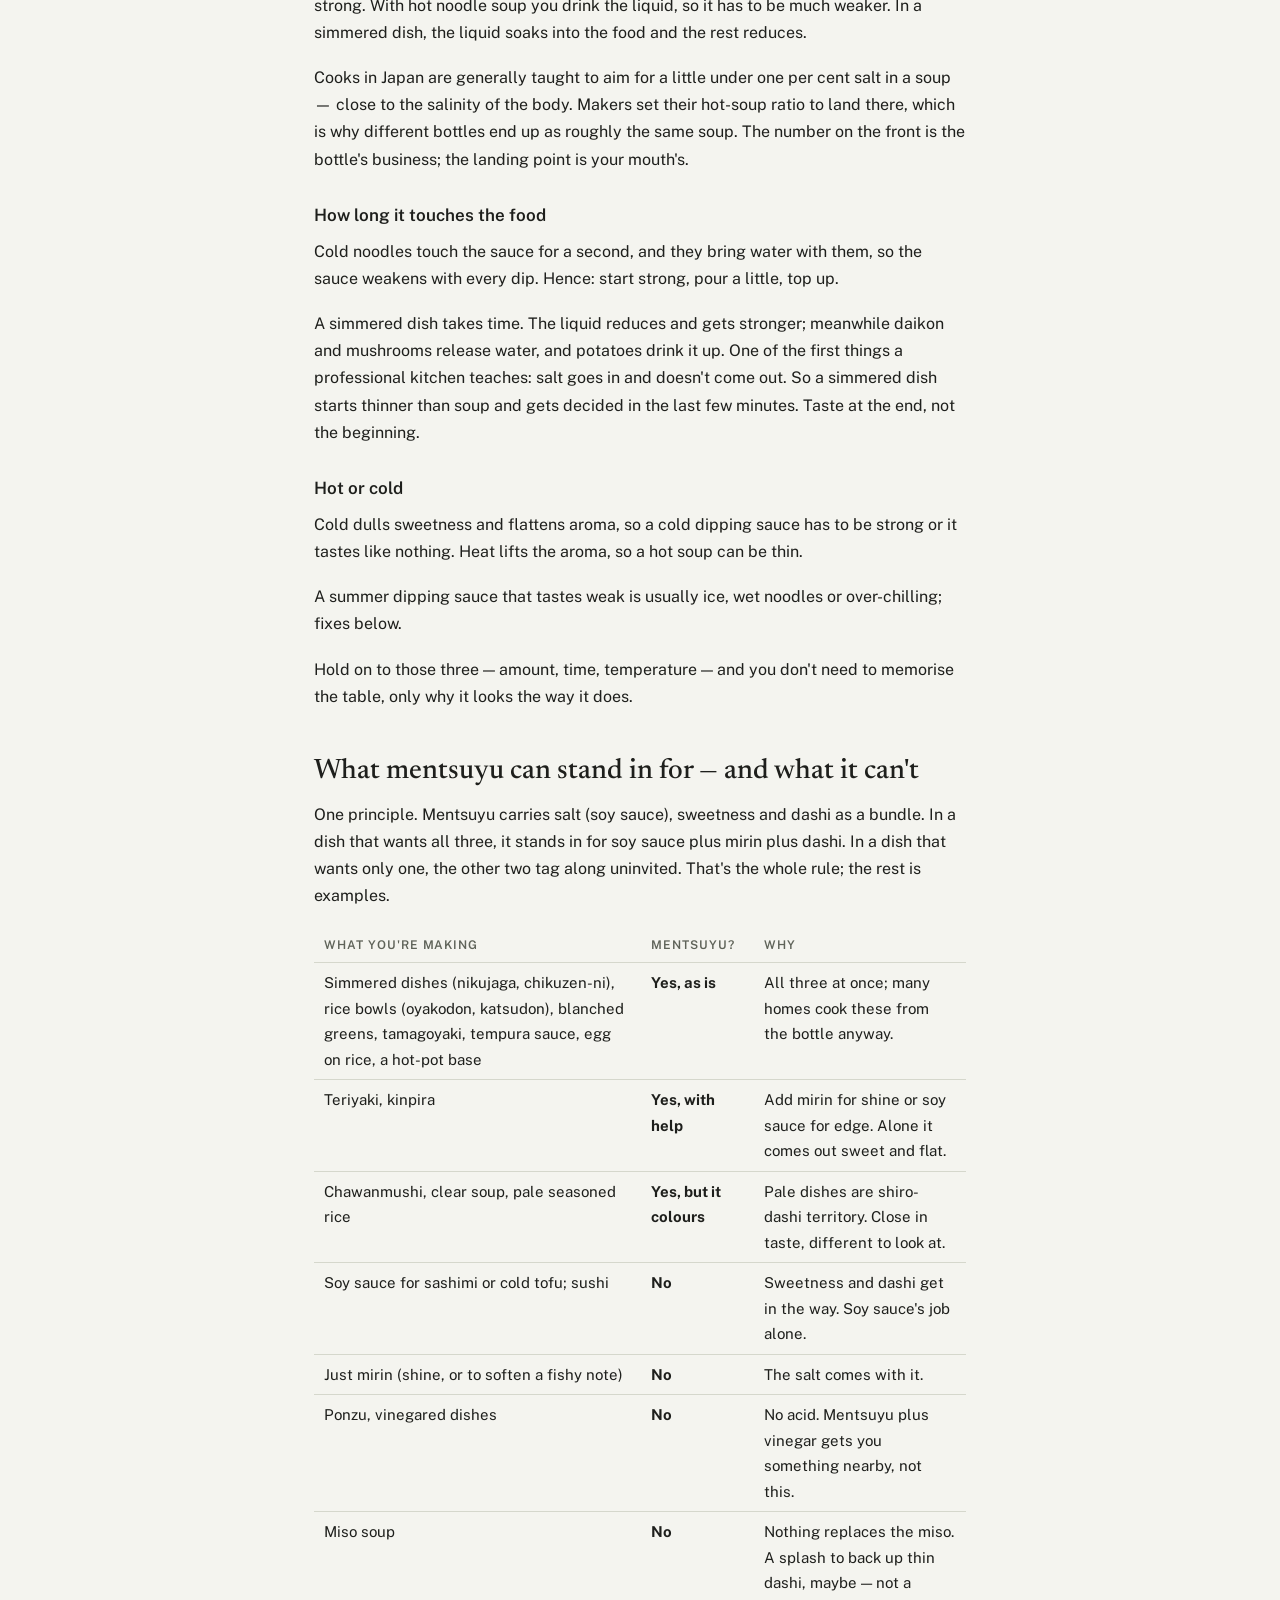
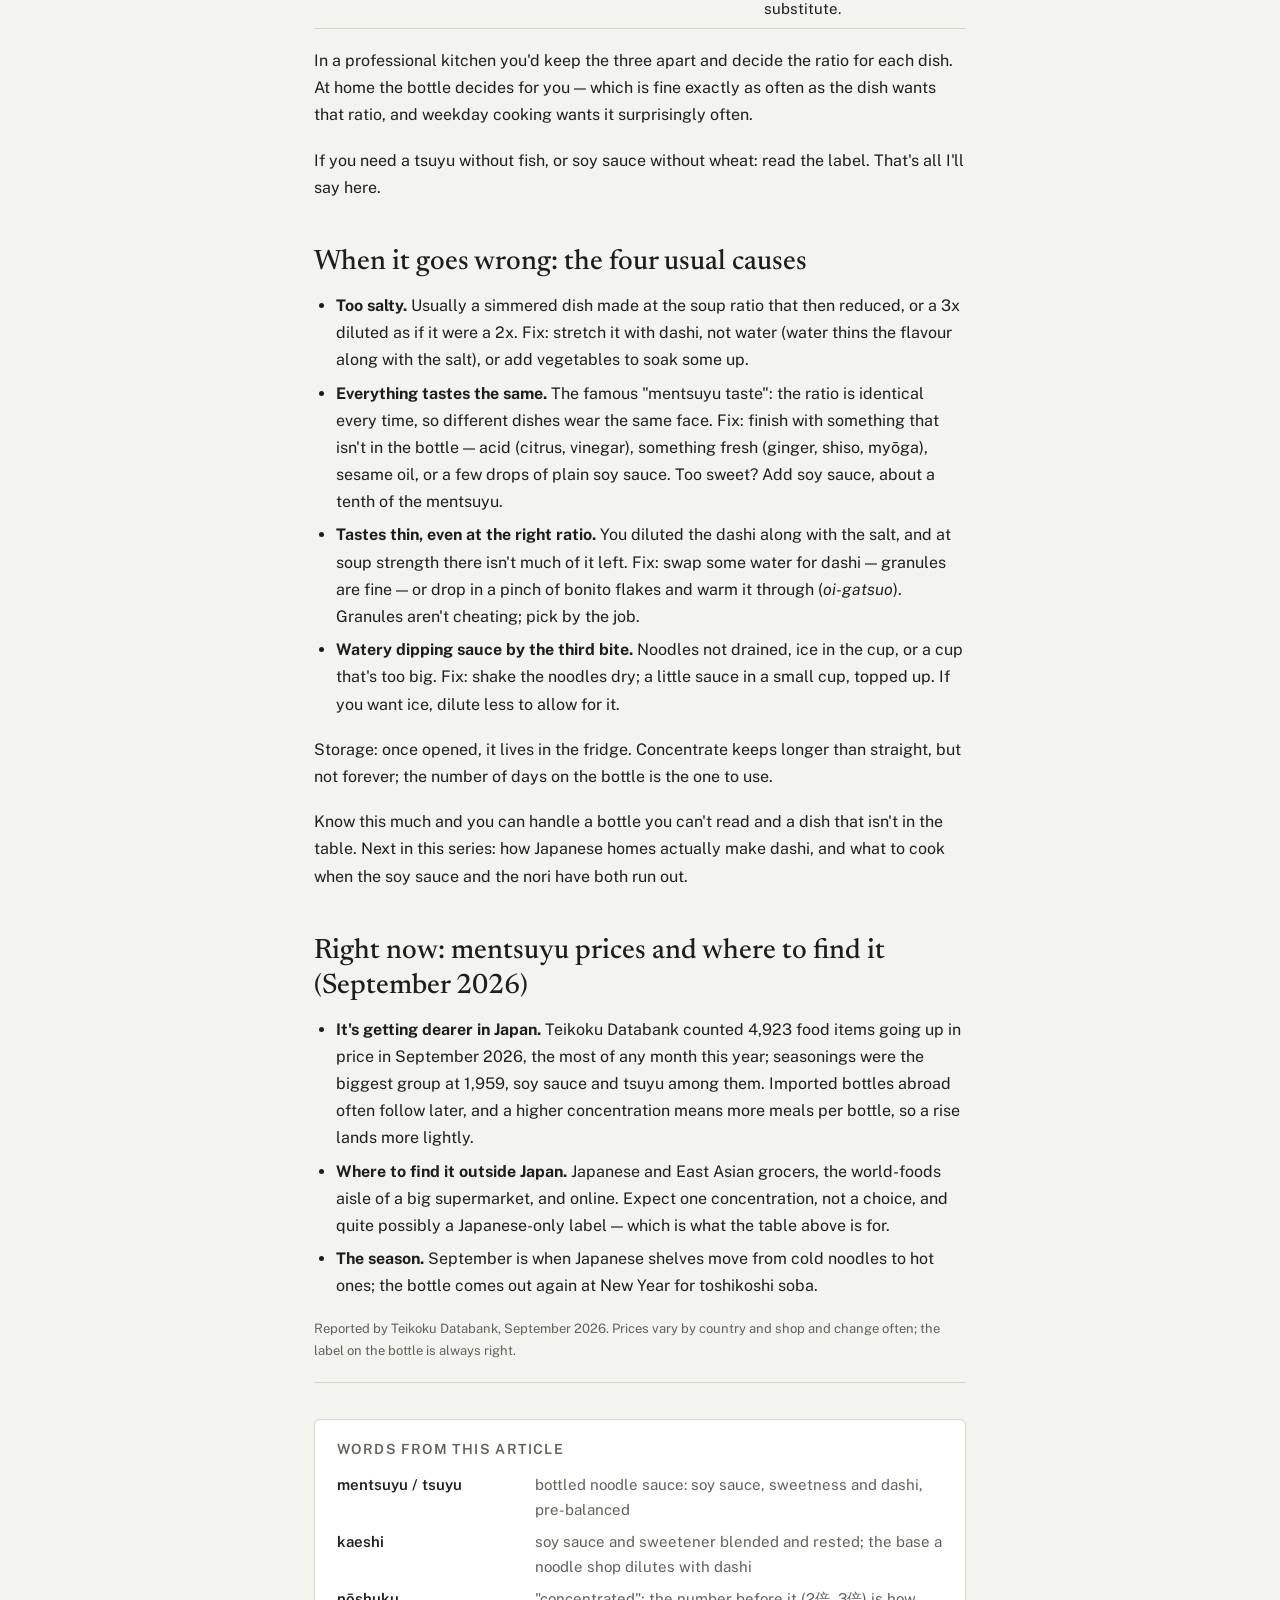
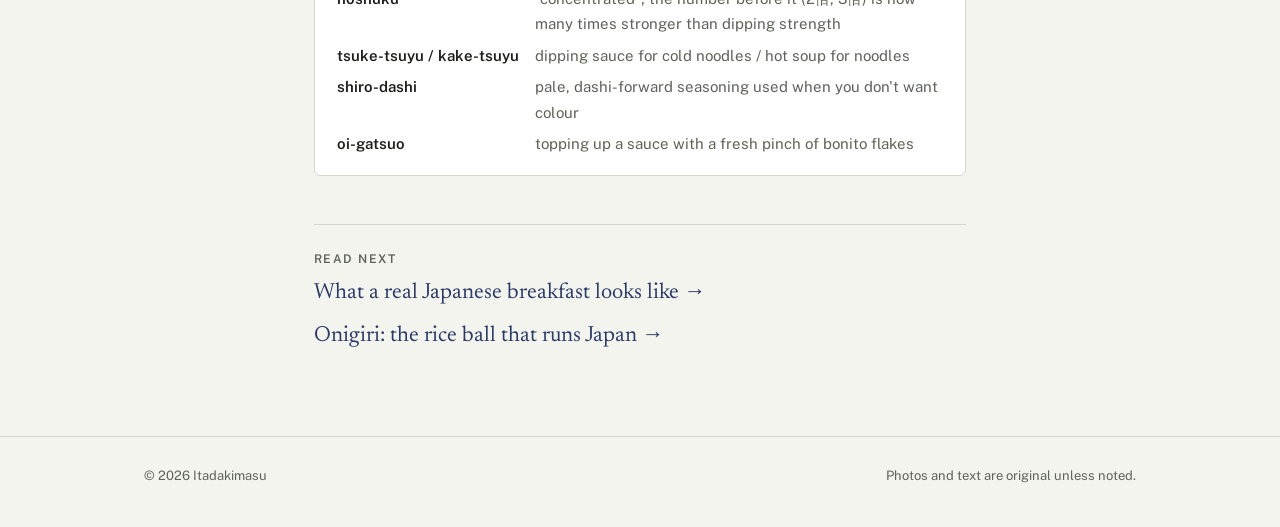
<file: articles/mentsuyu.html>
<!doctype html>
<html lang="en">
<head>
<meta charset="utf-8">
<meta name="viewport" content="width=device-width, initial-scale=1">
<title>Mentsuyu: the one bottle that runs a Japanese kitchen — Itadakimasu</title>
<meta name="description" content="How to use mentsuyu: what 2x and 3x concentrate mean, how much to dilute for dipping, soup and simmering, and why the numbers change. From a licensed cook.">
<link rel="preconnect" href="https://fonts.googleapis.com">
<link rel="stylesheet" href="https://fonts.googleapis.com/css2?family=Newsreader:ital,opsz,wght@0,6..72,400;0,6..72,500;0,6..72,600;1,6..72,400&family=Public+Sans:wght@400;500;600&family=Noto+Sans+JP:wght@400;500&display=swap">
<link rel="stylesheet" href="../css/style.css">
</head>
<body>

<header class="site-header">
  <div class="container">
    <a class="brand" href="../index.html">Itadakimasu<small>Everyday Japan Eats</small></a>
    <nav class="nav" aria-label="Main">
      <a href="../index.html" aria-current="page">Articles</a>
      <a href="../about.html">About</a>
      <a href="../work-with-me.html">Work with me</a>
    </nav>
  </div>
</header>

<main class="article">
  <span class="tag">Home cooking</span>
  <h1>Mentsuyu: the one bottle that runs a Japanese kitchen</h1>
  <p class="lede">Open the fridge in almost any Japanese home and there's a tall bottle of dark liquid next to the soy sauce. That's mentsuyu — and it seasons far more than noodles. Here's how to use mentsuyu: what "2x" and "3x" on the label actually mean, how much water to add for dipping, soup and simmering, and — the part nobody explains — why those numbers are different. I hold Japan's national cook's licence and have worked in a professional kitchen; at home, this bottle does most of the work.</p>
  <p class="meta">7 min read · Written 12 September 2026 · By Kats, chef and licensed cook</p>

  <div class="callout">
    <strong>The short version</strong>
    "2x" means 1 part mentsuyu + 1 part water gives you dipping-sauce strength. "3x" means 1 part + 2 parts water. Soup for hot noodles is thinner — as a common example, around 1:3–4 for a 2x bottle and 1:5–6 for a 3x. Simmered dishes start thinner still. <strong>Your bottle's label overrides everything in this article.</strong> The rest explains why, so you can cook without the label.
  </div>

  <h2>What's in the bottle, and why one bottle does so much work</h2>
  <p><em>Mentsuyu</em> <span class="jp">(麺つゆ)</span> is soy sauce, sweetness (mirin or sugar) and <em>dashi</em> — stock from bonito flakes, kelp and the like — mixed and balanced in advance. That's all. But "in advance" is the whole point.</p>
  <p>Most Japanese seasoning comes down to those three: soy, sweet, dashi. A soba shop makes <em>kaeshi</em> <span class="jp">(かえし)</span> — soy sauce and sweetener blended and rested — and dilutes it with dashi for each dish. Home mentsuyu is that kaeshi plus dashi, in a bottle. So what a household is really buying isn't ingredients. It's a ratio. That's why the same bottle turns up in simmered dishes, rice bowls and omelettes.</p>
  <p>Its shelf-mates, briefly:</p>
  <ul>
    <li><strong>Soy sauce</strong> <span class="jp">(醤油)</span> — salt and aroma. No sweetness, no dashi.</li>
    <li><strong>Mentsuyu / tsuyu</strong> — the same thing, whatever extra words the brand name adds.</li>
    <li><strong>Shiro-dashi</strong> <span class="jp">(白だし)</span> — pale, dashi-forward, less sweet. For dishes where you don't want colour. Not a stand-in; more below.</li>
    <li><strong>Ponzu</strong> <span class="jp">(ポン酢)</span> — citrus sourness is the point. A different thing.</li>
  </ul>
  <p>The yaki-onigiri in <a href="onigiri.html">our onigiri article</a> — brushed with soy sauce and grilled — often gets mentsuyu at home instead; the sugar browns faster, so keep the heat low. And the tamagoyaki in <a href="japanese-breakfast.html">the breakfast article</a>, "seasoned with stock"? On a weekday, that stock is often this bottle.</p>

  <h2>Reading the label: what "2x" and "3x" actually mean</h2>

  <h3>The number is measured against dipping strength, not soup</h3>
  <p>The "1x" that "2x" is measured against is <em>straight</em> — dipping strength, not the broth you pour over hot noodles. So if you reason "it's 2x, I'll dilute it 1:1 and that's my soup", you get a salty bowl of udon. Most first-bottle failures are this one.</p>
  <p>Bottles come as straight, 2x, 3x and 4x. The higher the number, the more meals per bottle and the less fridge space, which is one reason 3x is so common on Japanese shelves. The catch: small measuring errors matter more. (What's happening to the price is in the Right now section at the end.) You may not see 4x outside Japan.</p>

  <h3>The dilution table on the back, and how to read it in Japanese</h3>
  <p>Bottles sold in Japan almost always carry a dilution table on the back, by dish. Abroad, the label is often still Japanese, so here it is, word by word.</p>
  <table>
    <thead><tr><th>On the label</th><th>Said</th><th>Means</th></tr></thead>
    <tbody>
      <tr><td><span class="jp">濃縮</span></td><td>nōshuku</td><td>concentrated</td></tr>
      <tr><td><span class="jp">2倍濃縮 / 3倍濃縮 / 4倍濃縮</span></td><td>nibai / sanbai / yonbai nōshuku</td><td>2x / 3x / 4x concentrate</td></tr>
      <tr><td><span class="jp">ストレート</span></td><td>sutorēto</td><td>ready to use (dipping strength)</td></tr>
      <tr><td><span class="jp">つけつゆ / つけ汁</span></td><td>tsuke-tsuyu / tsuke-jiru</td><td>dipping sauce (cold noodles, tempura)</td></tr>
      <tr><td><span class="jp">かけつゆ / かけ汁</span></td><td>kake-tsuyu / kake-jiru</td><td>hot noodle soup</td></tr>
      <tr><td><span class="jp">煮物</span></td><td>nimono</td><td>simmered dishes</td></tr>
      <tr><td><span class="jp">丼 / 丼物</span></td><td>donburi</td><td>rice-bowl dishes</td></tr>
      <tr><td><span class="jp">希釈</span></td><td>kishaku</td><td>dilution</td></tr>
      <tr><td><span class="jp">つゆ1：水3</span></td><td>—</td><td>1 part tsuyu to 3 parts water</td></tr>
      <tr><td><span class="jp">食塩相当量</span></td><td>shokuen sōtōryō</td><td>salt equivalent (nutrition panel)</td></tr>
      <tr><td><span class="jp">要冷蔵 / 開栓後</span></td><td>yō-reizō / kaisen-go</td><td>keep refrigerated / after opening</td></tr>
    </tbody>
  </table>
  <p class="meta" style="margin-top:0">Makers differ. The table on your bottle is the one that counts.</p>
  <p>One more thing on the back: set the nutrition panel next to the one on a soy-sauce bottle and mentsuyu is the lower in salt; the difference is the sweetness and dashi.</p>

  <h3>A worked example: one 3x bottle, three dishes</h3>
  <p>Same 3x bottle. Common examples; the bottle wins.</p>
  <ul>
    <li><strong>Dipping sauce:</strong> 50 ml mentsuyu + 100 ml water. One small cup, one person.</li>
    <li><strong>Hot noodle soup:</strong> 50 ml + 250–300 ml water. About one bowl.</li>
    <li><strong>Simmered dish:</strong> 50 ml + 300–400 ml water to start; decide in the last few minutes.</li>
  </ul>
  <p>Why is the soup so much thinner? That's the next section, and the part worth remembering.</p>

  <h2>Why the dilution ratio changes with the dish</h2>
  <p>Three reasons: how much you swallow, how long it touches the food, and how hot it is.</p>

  <h3>How much of the liquid you actually swallow</h3>
  <p>With dipping sauce, only the thin coat on the noodles reaches your mouth, so it can be strong. With hot noodle soup you drink the liquid, so it has to be much weaker. In a simmered dish, the liquid soaks into the food and the rest reduces.</p>
  <p>Cooks in Japan are generally taught to aim for a little under one per cent salt in a soup — close to the salinity of the body. Makers set their hot-soup ratio to land there, which is why different bottles end up as roughly the same soup. The number on the front is the bottle's business; the landing point is your mouth's.</p>

  <h3>How long it touches the food</h3>
  <p>Cold noodles touch the sauce for a second, and they bring water with them, so the sauce weakens with every dip. Hence: start strong, pour a little, top up.</p>
  <p>A simmered dish takes time. The liquid reduces and gets stronger; meanwhile daikon and mushrooms release water, and potatoes drink it up. One of the first things a professional kitchen teaches: salt goes in and doesn't come out. So a simmered dish starts thinner than soup and gets decided in the last few minutes. Taste at the end, not the beginning.</p>

  <h3>Hot or cold</h3>
  <p>Cold dulls sweetness and flattens aroma, so a cold dipping sauce has to be strong or it tastes like nothing. Heat lifts the aroma, so a hot soup can be thin.</p>
  <p>A summer dipping sauce that tastes weak is usually ice, wet noodles or over-chilling; fixes below.</p>
  <p>Hold on to those three — amount, time, temperature — and you don't need to memorise the table, only why it looks the way it does.</p>

  <h2>What mentsuyu can stand in for — and what it can't</h2>
  <p>One principle. Mentsuyu carries salt (soy sauce), sweetness and dashi as a bundle. In a dish that wants all three, it stands in for soy sauce plus mirin plus dashi. In a dish that wants only one, the other two tag along uninvited. That's the whole rule; the rest is examples.</p>
  <table>
    <thead><tr><th>What you're making</th><th>Mentsuyu?</th><th>Why</th></tr></thead>
    <tbody>
      <tr><td>Simmered dishes (nikujaga, chikuzen-ni), rice bowls (oyakodon, katsudon), blanched greens, tamagoyaki, tempura sauce, egg on rice, a hot-pot base</td><td><strong>Yes, as is</strong></td><td>All three at once; many homes cook these from the bottle anyway.</td></tr>
      <tr><td>Teriyaki, kinpira</td><td><strong>Yes, with help</strong></td><td>Add mirin for shine or soy sauce for edge. Alone it comes out sweet and flat.</td></tr>
      <tr><td>Chawanmushi, clear soup, pale seasoned rice</td><td><strong>Yes, but it colours</strong></td><td>Pale dishes are shiro-dashi territory. Close in taste, different to look at.</td></tr>
      <tr><td>Soy sauce for sashimi or cold tofu; sushi</td><td><strong>No</strong></td><td>Sweetness and dashi get in the way. Soy sauce's job alone.</td></tr>
      <tr><td>Just mirin (shine, or to soften a fishy note)</td><td><strong>No</strong></td><td>The salt comes with it.</td></tr>
      <tr><td>Ponzu, vinegared dishes</td><td><strong>No</strong></td><td>No acid. Mentsuyu plus vinegar gets you something nearby, not this.</td></tr>
      <tr><td>Miso soup</td><td><strong>No</strong></td><td>Nothing replaces the miso. A splash to back up thin dashi, maybe — not a substitute.</td></tr>
    </tbody>
  </table>
  <p>In a professional kitchen you'd keep the three apart and decide the ratio for each dish. At home the bottle decides for you — which is fine exactly as often as the dish wants that ratio, and weekday cooking wants it surprisingly often.</p>
  <p>If you need a tsuyu without fish, or soy sauce without wheat: read the label. That's all I'll say here.</p>

  <h2>When it goes wrong: the four usual causes</h2>
  <ul>
    <li><strong>Too salty.</strong> Usually a simmered dish made at the soup ratio that then reduced, or a 3x diluted as if it were a 2x. Fix: stretch it with dashi, not water (water thins the flavour along with the salt), or add vegetables to soak some up.</li>
    <li><strong>Everything tastes the same.</strong> The famous "mentsuyu taste": the ratio is identical every time, so different dishes wear the same face. Fix: finish with something that isn't in the bottle — acid (citrus, vinegar), something fresh (ginger, shiso, myōga), sesame oil, or a few drops of plain soy sauce. Too sweet? Add soy sauce, about a tenth of the mentsuyu.</li>
    <li><strong>Tastes thin, even at the right ratio.</strong> You diluted the dashi along with the salt, and at soup strength there isn't much of it left. Fix: swap some water for dashi — granules are fine — or drop in a pinch of bonito flakes and warm it through (<em>oi-gatsuo</em>). Granules aren't cheating; pick by the job.</li>
    <li><strong>Watery dipping sauce by the third bite.</strong> Noodles not drained, ice in the cup, or a cup that's too big. Fix: shake the noodles dry; a little sauce in a small cup, topped up. If you want ice, dilute less to allow for it.</li>
  </ul>
  <p>Storage: once opened, it lives in the fridge. Concentrate keeps longer than straight, but not forever; the number of days on the bottle is the one to use.</p>
  <p>Know this much and you can handle a bottle you can't read and a dish that isn't in the table. Next in this series: how Japanese homes actually make dashi, and what to cook when the soy sauce and the nori have both run out.</p>

  <h2 id="now">Right now: mentsuyu prices and where to find it (September 2026)</h2>
  <ul>
    <li><strong>It's getting dearer in Japan.</strong> Teikoku Databank counted 4,923 food items going up in price in September 2026, the most of any month this year; seasonings were the biggest group at 1,959, soy sauce and tsuyu among them. Imported bottles abroad often follow later, and a higher concentration means more meals per bottle, so a rise lands more lightly.</li>
    <li><strong>Where to find it outside Japan.</strong> Japanese and East Asian grocers, the world-foods aisle of a big supermarket, and online. Expect one concentration, not a choice, and quite possibly a Japanese-only label — which is what the table above is for.</li>
    <li><strong>The season.</strong> September is when Japanese shelves move from cold noodles to hot ones; the bottle comes out again at New Year for toshikoshi soba.</li>
  </ul>
  <p class="meta" style="margin-top:0">Reported by Teikoku Databank, September 2026. Prices vary by country and shop and change often; the label on the bottle is always right.</p>

  <div class="glossary">
    <h3>Words from this article</h3>
    <dl>
      <dt>mentsuyu / tsuyu</dt><dd>bottled noodle sauce: soy sauce, sweetness and dashi, pre-balanced</dd>
      <dt>kaeshi</dt><dd>soy sauce and sweetener blended and rested; the base a noodle shop dilutes with dashi</dd>
      <dt>nōshuku</dt><dd>"concentrated"; the number before it (2倍, 3倍) is how many times stronger than dipping strength</dd>
      <dt>tsuke-tsuyu / kake-tsuyu</dt><dd>dipping sauce for cold noodles / hot soup for noodles</dd>
      <dt>shiro-dashi</dt><dd>pale, dashi-forward seasoning used when you don't want colour</dd>
      <dt>oi-gatsuo</dt><dd>topping up a sauce with a fresh pinch of bonito flakes</dd>
    </dl>
  </div>

  <div class="next-read">
    <span>Read next</span>
    <a href="japanese-breakfast.html">What a real Japanese breakfast looks like →</a>
    <a href="onigiri.html">Onigiri: the rice ball that runs Japan →</a>
  </div>
</main>

<footer class="site-footer">
  <div class="container">
    <span>© 2026 Itadakimasu</span>
    <span>Photos and text are original unless noted.</span>
  </div>
</footer>

</body>
</html>
</file>
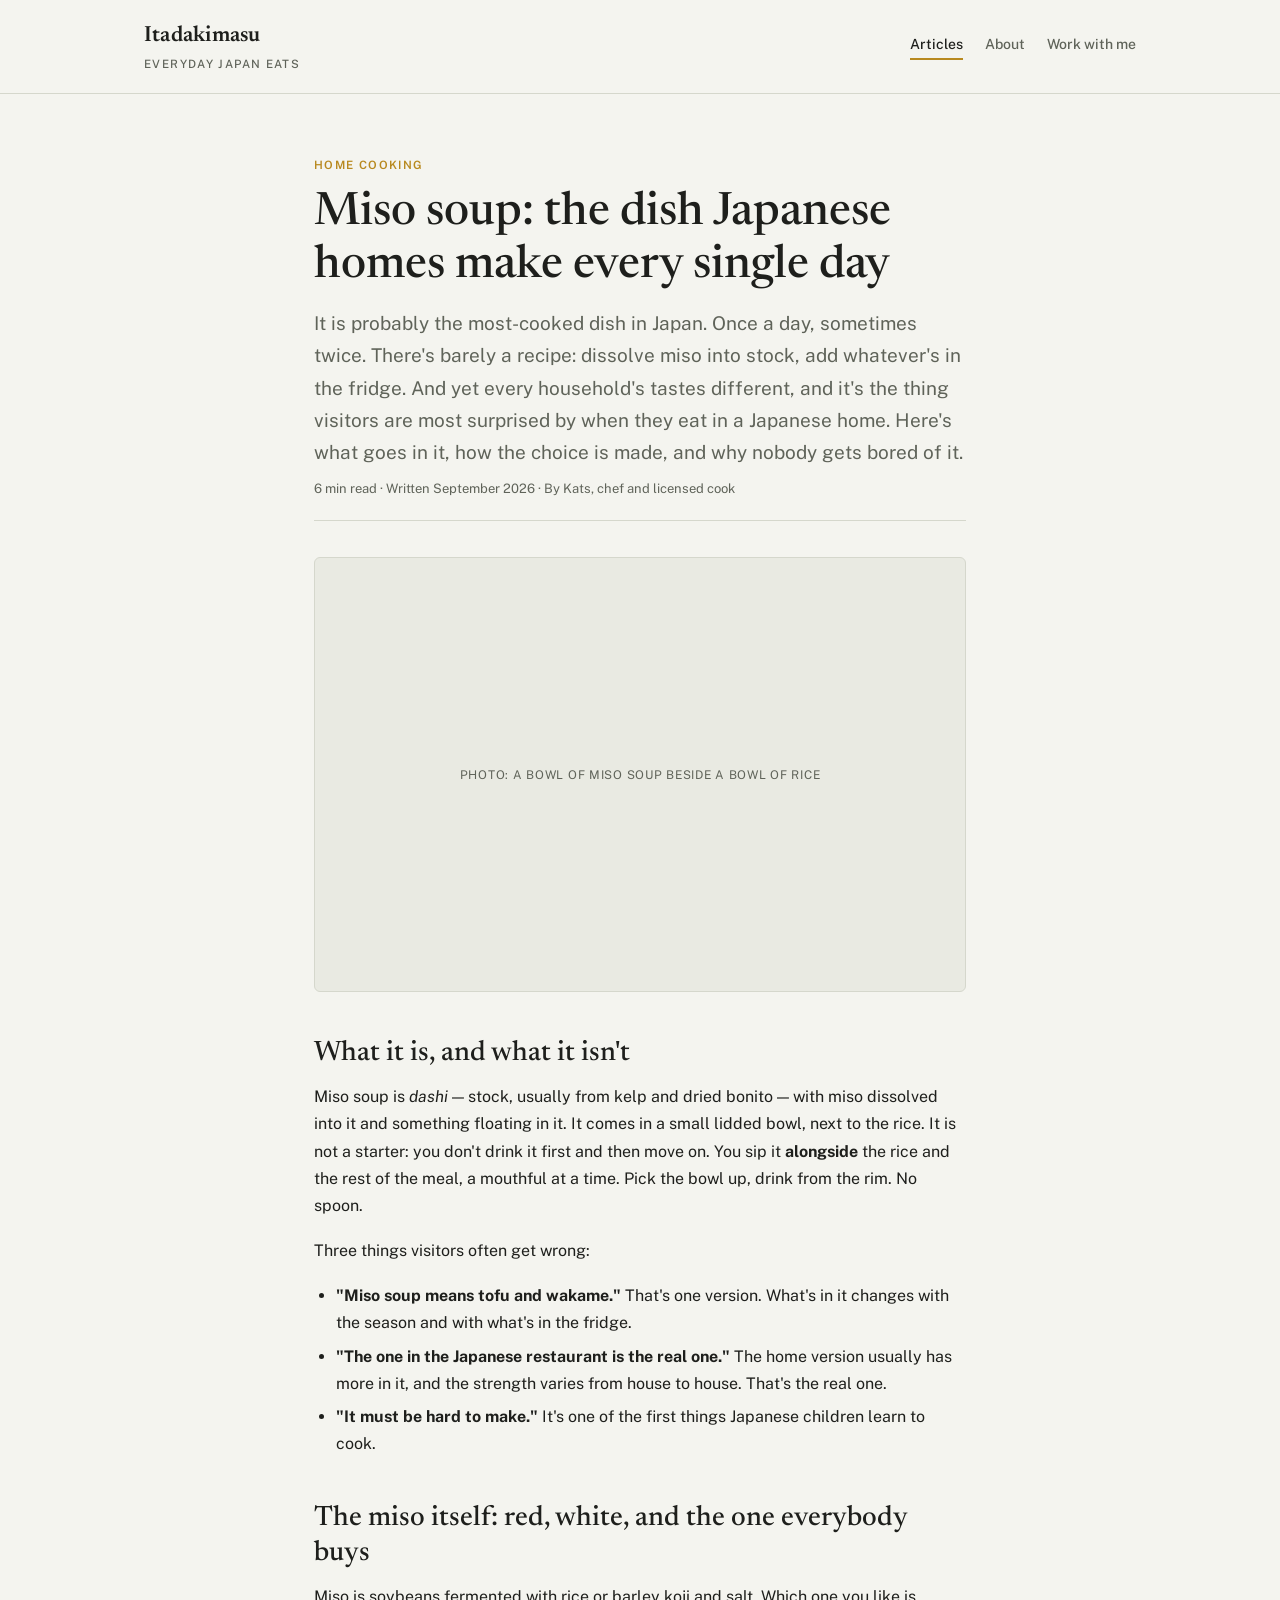
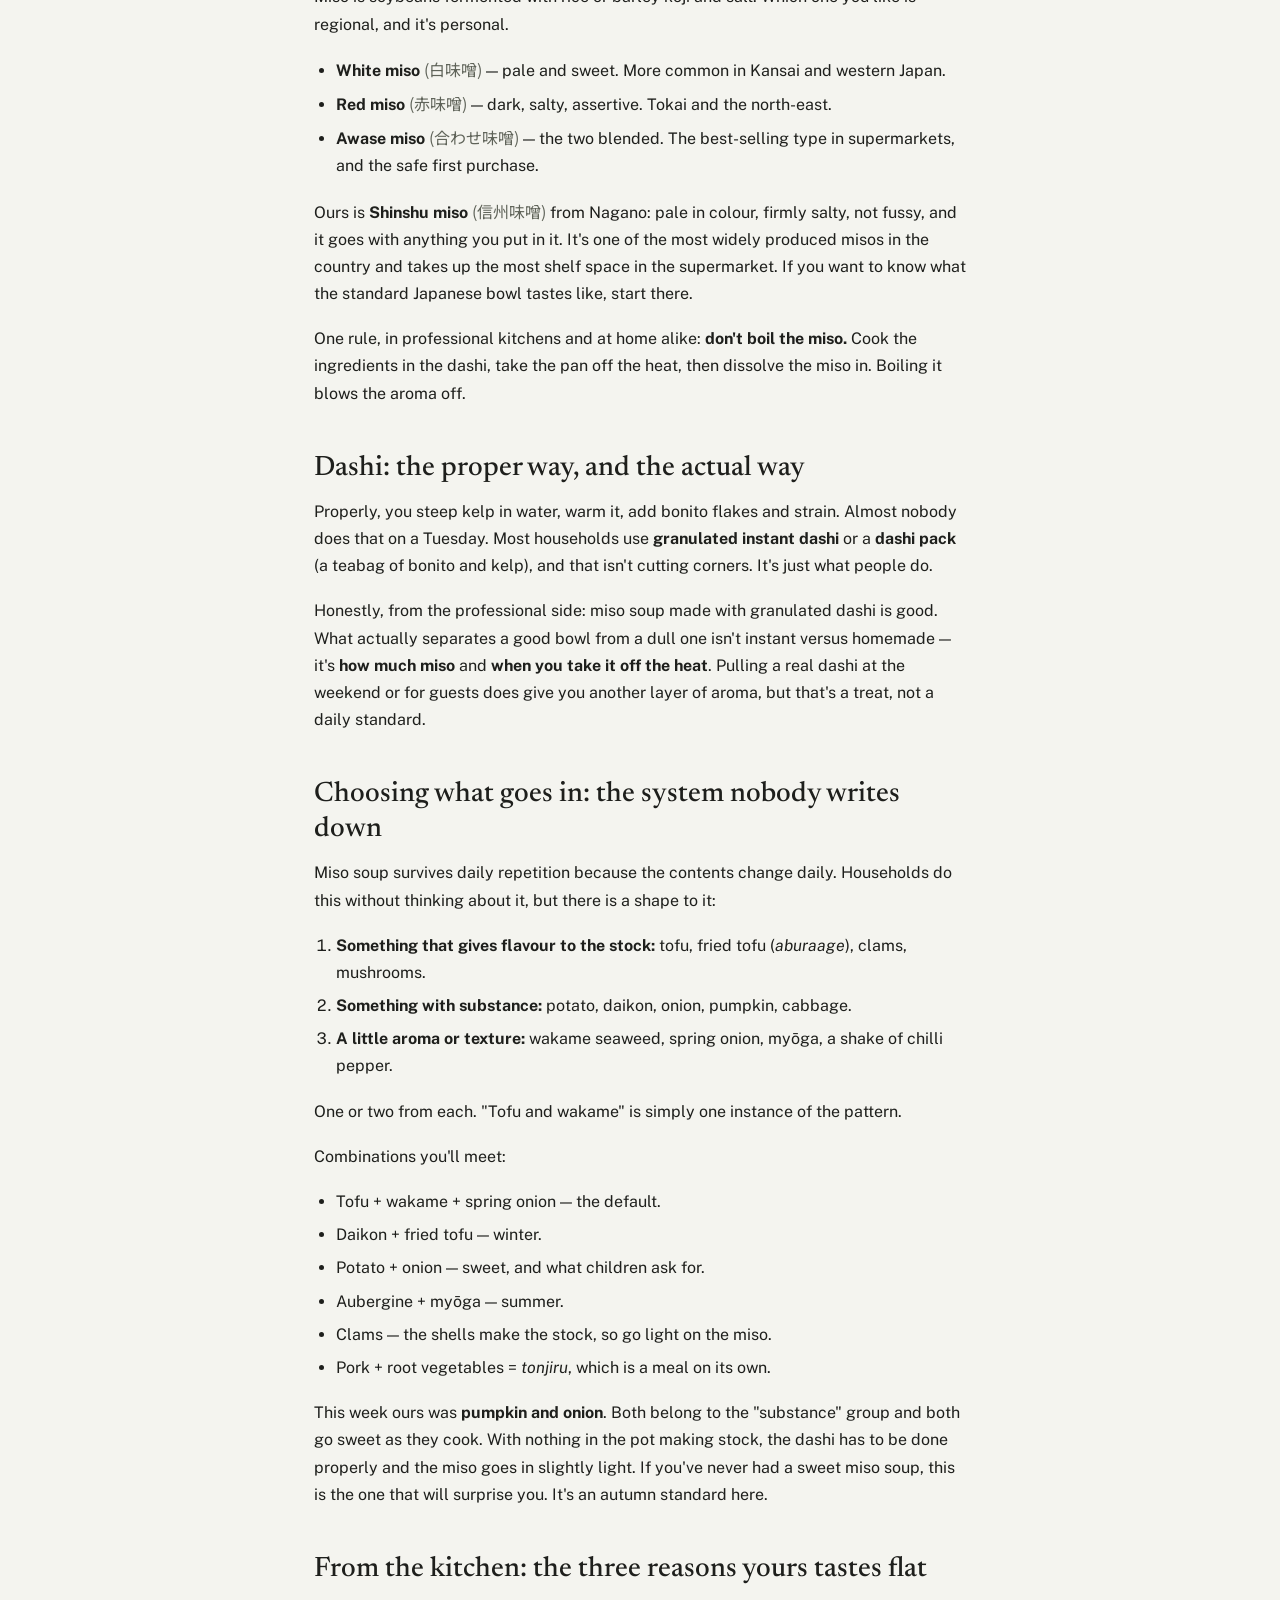
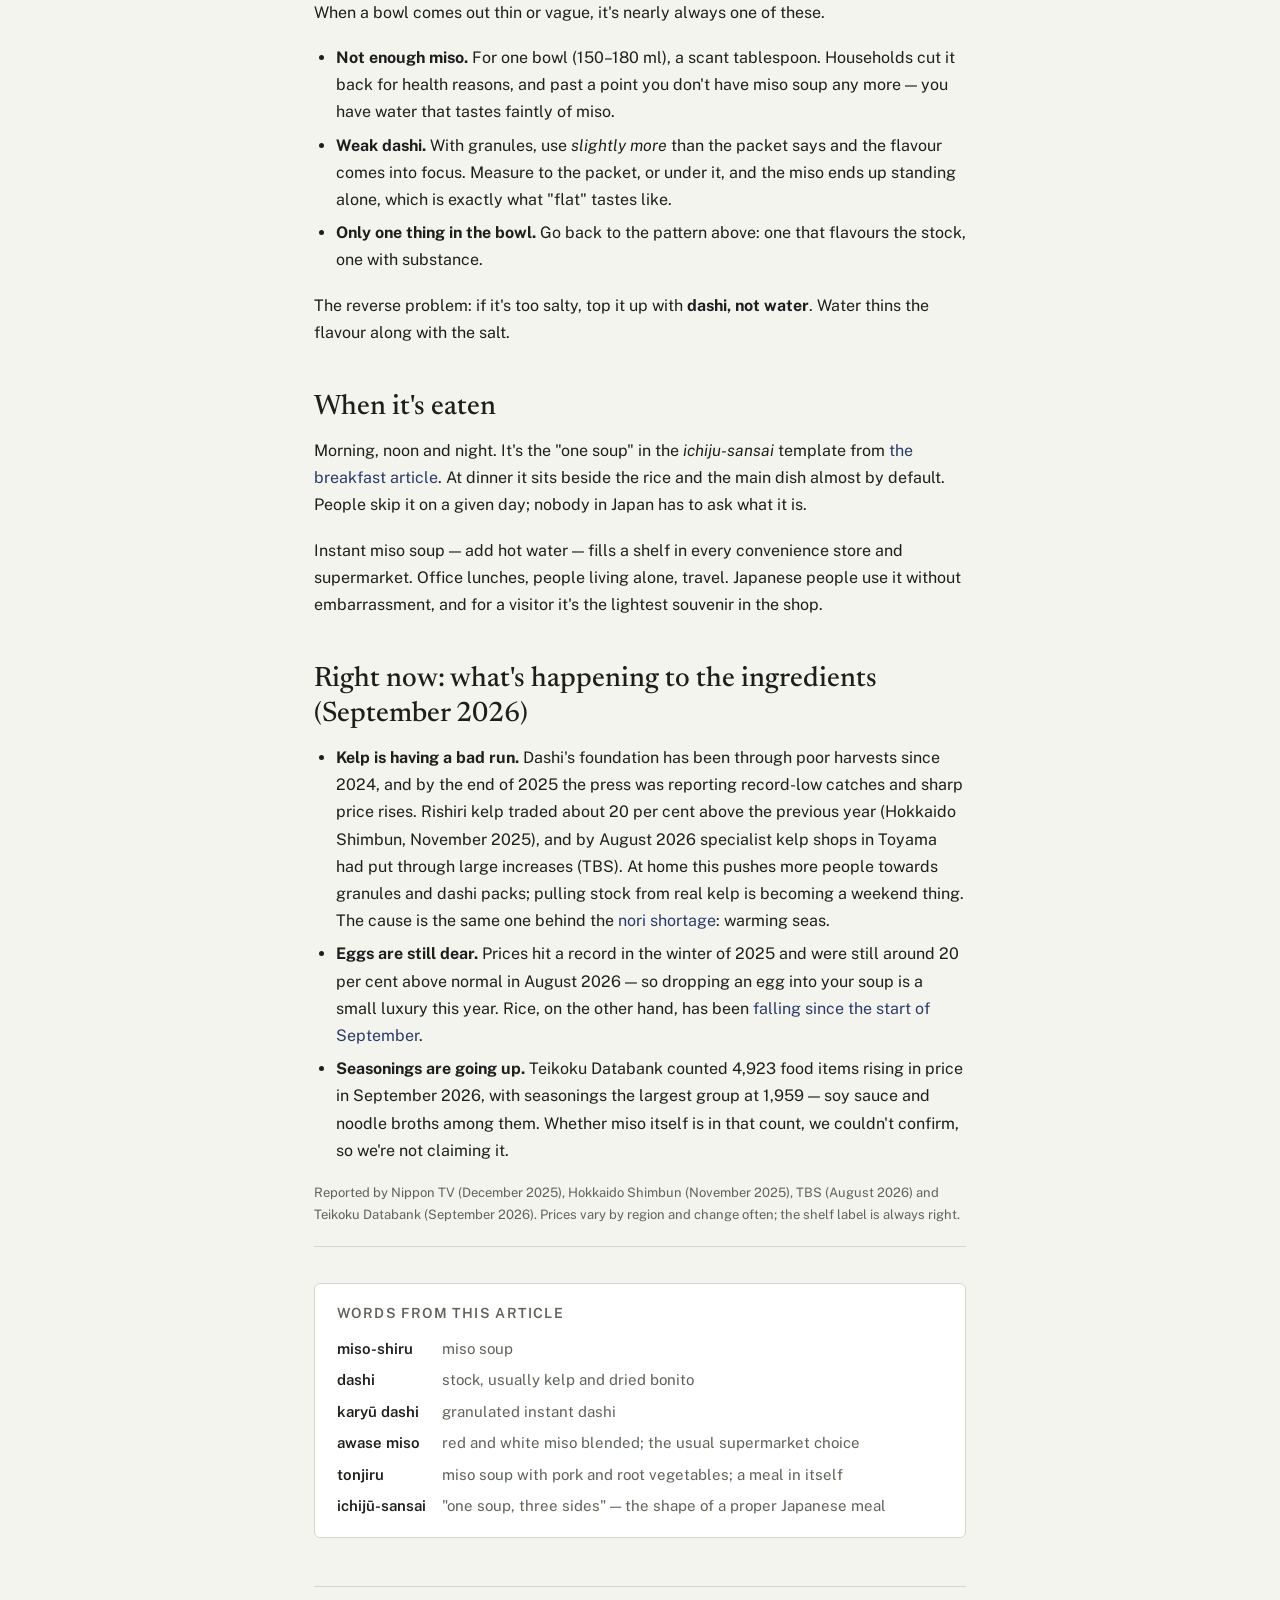
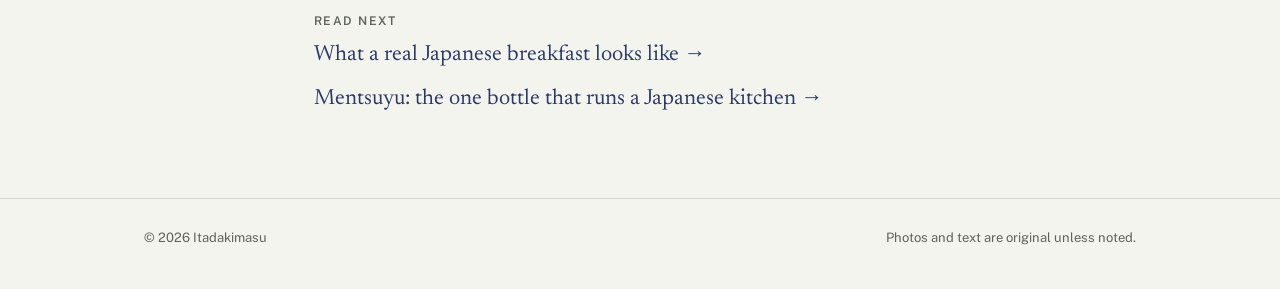
<file: articles/miso-soup.html>
<!doctype html>
<html lang="en">
<head>
<meta charset="utf-8">
<meta name="viewport" content="width=device-width, initial-scale=1">
<title>Miso soup: the dish Japanese homes make every single day — Itadakimasu</title>
<meta name="description" content="What actually goes in miso soup, how Japanese homes choose the ingredients, why instant dashi is normal, and the three reasons yours tastes flat. From a chef with more than a decade in Japanese kitchens.">
<link rel="preconnect" href="https://fonts.googleapis.com">
<link rel="stylesheet" href="https://fonts.googleapis.com/css2?family=Newsreader:ital,opsz,wght@0,6..72,400;0,6..72,500;0,6..72,600;1,6..72,400&family=Public+Sans:wght@400;500;600&family=Noto+Sans+JP:wght@400;500&display=swap">
<link rel="stylesheet" href="../css/style.css">
</head>
<body>

<header class="site-header">
  <div class="container">
    <a class="brand" href="../index.html">Itadakimasu<small>Everyday Japan Eats</small></a>
    <nav class="nav" aria-label="Main">
      <a href="../index.html" aria-current="page">Articles</a>
      <a href="../about.html">About</a>
      <a href="../work-with-me.html">Work with me</a>
    </nav>
  </div>
</header>

<main class="article">
  <span class="tag">Home cooking</span>
  <h1>Miso soup: the dish Japanese homes make every single day</h1>
  <p class="lede">It is probably the most-cooked dish in Japan. Once a day, sometimes twice. There's barely a recipe: dissolve miso into stock, add whatever's in the fridge. And yet every household's tastes different, and it's the thing visitors are most surprised by when they eat in a Japanese home. Here's what goes in it, how the choice is made, and why nobody gets bored of it.</p>
  <p class="meta">6 min read · Written September 2026 · By Kats, chef and licensed cook</p>

  <div class="photo">Photo: a bowl of miso soup beside a bowl of rice</div>

  <h2>What it is, and what it isn't</h2>
  <p>Miso soup is <em>dashi</em> — stock, usually from kelp and dried bonito — with miso dissolved into it and something floating in it. It comes in a small lidded bowl, next to the rice. It is not a starter: you don't drink it first and then move on. You sip it <strong>alongside</strong> the rice and the rest of the meal, a mouthful at a time. Pick the bowl up, drink from the rim. No spoon.</p>
  <p>Three things visitors often get wrong:</p>
  <ul>
    <li><strong>"Miso soup means tofu and wakame."</strong> That's one version. What's in it changes with the season and with what's in the fridge.</li>
    <li><strong>"The one in the Japanese restaurant is the real one."</strong> The home version usually has more in it, and the strength varies from house to house. That's the real one.</li>
    <li><strong>"It must be hard to make."</strong> It's one of the first things Japanese children learn to cook.</li>
  </ul>

  <h2>The miso itself: red, white, and the one everybody buys</h2>
  <p>Miso is soybeans fermented with rice or barley koji and salt. Which one you like is regional, and it's personal.</p>
  <ul>
    <li><strong>White miso</strong> <span class="jp">(白味噌)</span> — pale and sweet. More common in Kansai and western Japan.</li>
    <li><strong>Red miso</strong> <span class="jp">(赤味噌)</span> — dark, salty, assertive. Tokai and the north-east.</li>
    <li><strong>Awase miso</strong> <span class="jp">(合わせ味噌)</span> — the two blended. The best-selling type in supermarkets, and the safe first purchase.</li>
  </ul>
  <p>Ours is <strong>Shinshu miso</strong> <span class="jp">(信州味噌)</span> from Nagano: pale in colour, firmly salty, not fussy, and it goes with anything you put in it. It's one of the most widely produced misos in the country and takes up the most shelf space in the supermarket. If you want to know what the standard Japanese bowl tastes like, start there.</p>
  <p>One rule, in professional kitchens and at home alike: <strong>don't boil the miso.</strong> Cook the ingredients in the dashi, take the pan off the heat, then dissolve the miso in. Boiling it blows the aroma off.</p>

  <h2>Dashi: the proper way, and the actual way</h2>
  <p>Properly, you steep kelp in water, warm it, add bonito flakes and strain. Almost nobody does that on a Tuesday. Most households use <strong>granulated instant dashi</strong> or a <strong>dashi pack</strong> (a teabag of bonito and kelp), and that isn't cutting corners. It's just what people do.</p>
  <p>Honestly, from the professional side: miso soup made with granulated dashi is good. What actually separates a good bowl from a dull one isn't instant versus homemade — it's <strong>how much miso</strong> and <strong>when you take it off the heat</strong>. Pulling a real dashi at the weekend or for guests does give you another layer of aroma, but that's a treat, not a daily standard.</p>

  <h2>Choosing what goes in: the system nobody writes down</h2>
  <p>Miso soup survives daily repetition because the contents change daily. Households do this without thinking about it, but there is a shape to it:</p>
  <ol>
    <li><strong>Something that gives flavour to the stock:</strong> tofu, fried tofu (<em>aburaage</em>), clams, mushrooms.</li>
    <li><strong>Something with substance:</strong> potato, daikon, onion, pumpkin, cabbage.</li>
    <li><strong>A little aroma or texture:</strong> wakame seaweed, spring onion, myōga, a shake of chilli pepper.</li>
  </ol>
  <p>One or two from each. "Tofu and wakame" is simply one instance of the pattern.</p>
  <p>Combinations you'll meet:</p>
  <ul>
    <li>Tofu + wakame + spring onion — the default.</li>
    <li>Daikon + fried tofu — winter.</li>
    <li>Potato + onion — sweet, and what children ask for.</li>
    <li>Aubergine + myōga — summer.</li>
    <li>Clams — the shells make the stock, so go light on the miso.</li>
    <li>Pork + root vegetables = <em>tonjiru</em>, which is a meal on its own.</li>
  </ul>
  <p>This week ours was <strong>pumpkin and onion</strong>. Both belong to the "substance" group and both go sweet as they cook. With nothing in the pot making stock, the dashi has to be done properly and the miso goes in slightly light. If you've never had a sweet miso soup, this is the one that will surprise you. It's an autumn standard here.</p>

  <h2>From the kitchen: the three reasons yours tastes flat</h2>
  <p>When a bowl comes out thin or vague, it's nearly always one of these.</p>
  <ul>
    <li><strong>Not enough miso.</strong> For one bowl (150–180 ml), a scant tablespoon. Households cut it back for health reasons, and past a point you don't have miso soup any more — you have water that tastes faintly of miso.</li>
    <li><strong>Weak dashi.</strong> With granules, use <em>slightly more</em> than the packet says and the flavour comes into focus. Measure to the packet, or under it, and the miso ends up standing alone, which is exactly what "flat" tastes like.</li>
    <li><strong>Only one thing in the bowl.</strong> Go back to the pattern above: one that flavours the stock, one with substance.</li>
  </ul>
  <p>The reverse problem: if it's too salty, top it up with <strong>dashi, not water</strong>. Water thins the flavour along with the salt.</p>

  <h2>When it's eaten</h2>
  <p>Morning, noon and night. It's the "one soup" in the <em>ichiju-sansai</em> template from <a href="japanese-breakfast.html">the breakfast article</a>. At dinner it sits beside the rice and the main dish almost by default. People skip it on a given day; nobody in Japan has to ask what it is.</p>
  <p>Instant miso soup — add hot water — fills a shelf in every convenience store and supermarket. Office lunches, people living alone, travel. Japanese people use it without embarrassment, and for a visitor it's the lightest souvenir in the shop.</p>

  <h2 id="now">Right now: what's happening to the ingredients (September 2026)</h2>
  <ul>
    <li><strong>Kelp is having a bad run.</strong> Dashi's foundation has been through poor harvests since 2024, and by the end of 2025 the press was reporting record-low catches and sharp price rises. Rishiri kelp traded about 20 per cent above the previous year (Hokkaido Shimbun, November 2025), and by August 2026 specialist kelp shops in Toyama had put through large increases (TBS). At home this pushes more people towards granules and dashi packs; pulling stock from real kelp is becoming a weekend thing. The cause is the same one behind the <a href="onigiri.html">nori shortage</a>: warming seas.</li>
    <li><strong>Eggs are still dear.</strong> Prices hit a record in the winter of 2025 and were still around 20 per cent above normal in August 2026 — so dropping an egg into your soup is a small luxury this year. Rice, on the other hand, has been <a href="now-rice-prices-2026.html">falling since the start of September</a>.</li>
    <li><strong>Seasonings are going up.</strong> Teikoku Databank counted 4,923 food items rising in price in September 2026, with seasonings the largest group at 1,959 — soy sauce and noodle broths among them. Whether miso itself is in that count, we couldn't confirm, so we're not claiming it.</li>
  </ul>
  <p class="meta" style="margin-top:0">Reported by Nippon TV (December 2025), Hokkaido Shimbun (November 2025), TBS (August 2026) and Teikoku Databank (September 2026). Prices vary by region and change often; the shelf label is always right.</p>

  <div class="glossary">
    <h3>Words from this article</h3>
    <dl>
      <dt>miso-shiru</dt><dd>miso soup</dd>
      <dt>dashi</dt><dd>stock, usually kelp and dried bonito</dd>
      <dt>karyū dashi</dt><dd>granulated instant dashi</dd>
      <dt>awase miso</dt><dd>red and white miso blended; the usual supermarket choice</dd>
      <dt>tonjiru</dt><dd>miso soup with pork and root vegetables; a meal in itself</dd>
      <dt>ichijū-sansai</dt><dd>"one soup, three sides" — the shape of a proper Japanese meal</dd>
    </dl>
  </div>

  <div class="next-read">
    <span>Read next</span>
    <a href="japanese-breakfast.html">What a real Japanese breakfast looks like →</a>
    <a href="mentsuyu.html">Mentsuyu: the one bottle that runs a Japanese kitchen →</a>
  </div>
</main>

<footer class="site-footer">
  <div class="container">
    <span>© 2026 Itadakimasu</span>
    <span>Photos and text are original unless noted.</span>
  </div>
</footer>

</body>
</html>
</file>
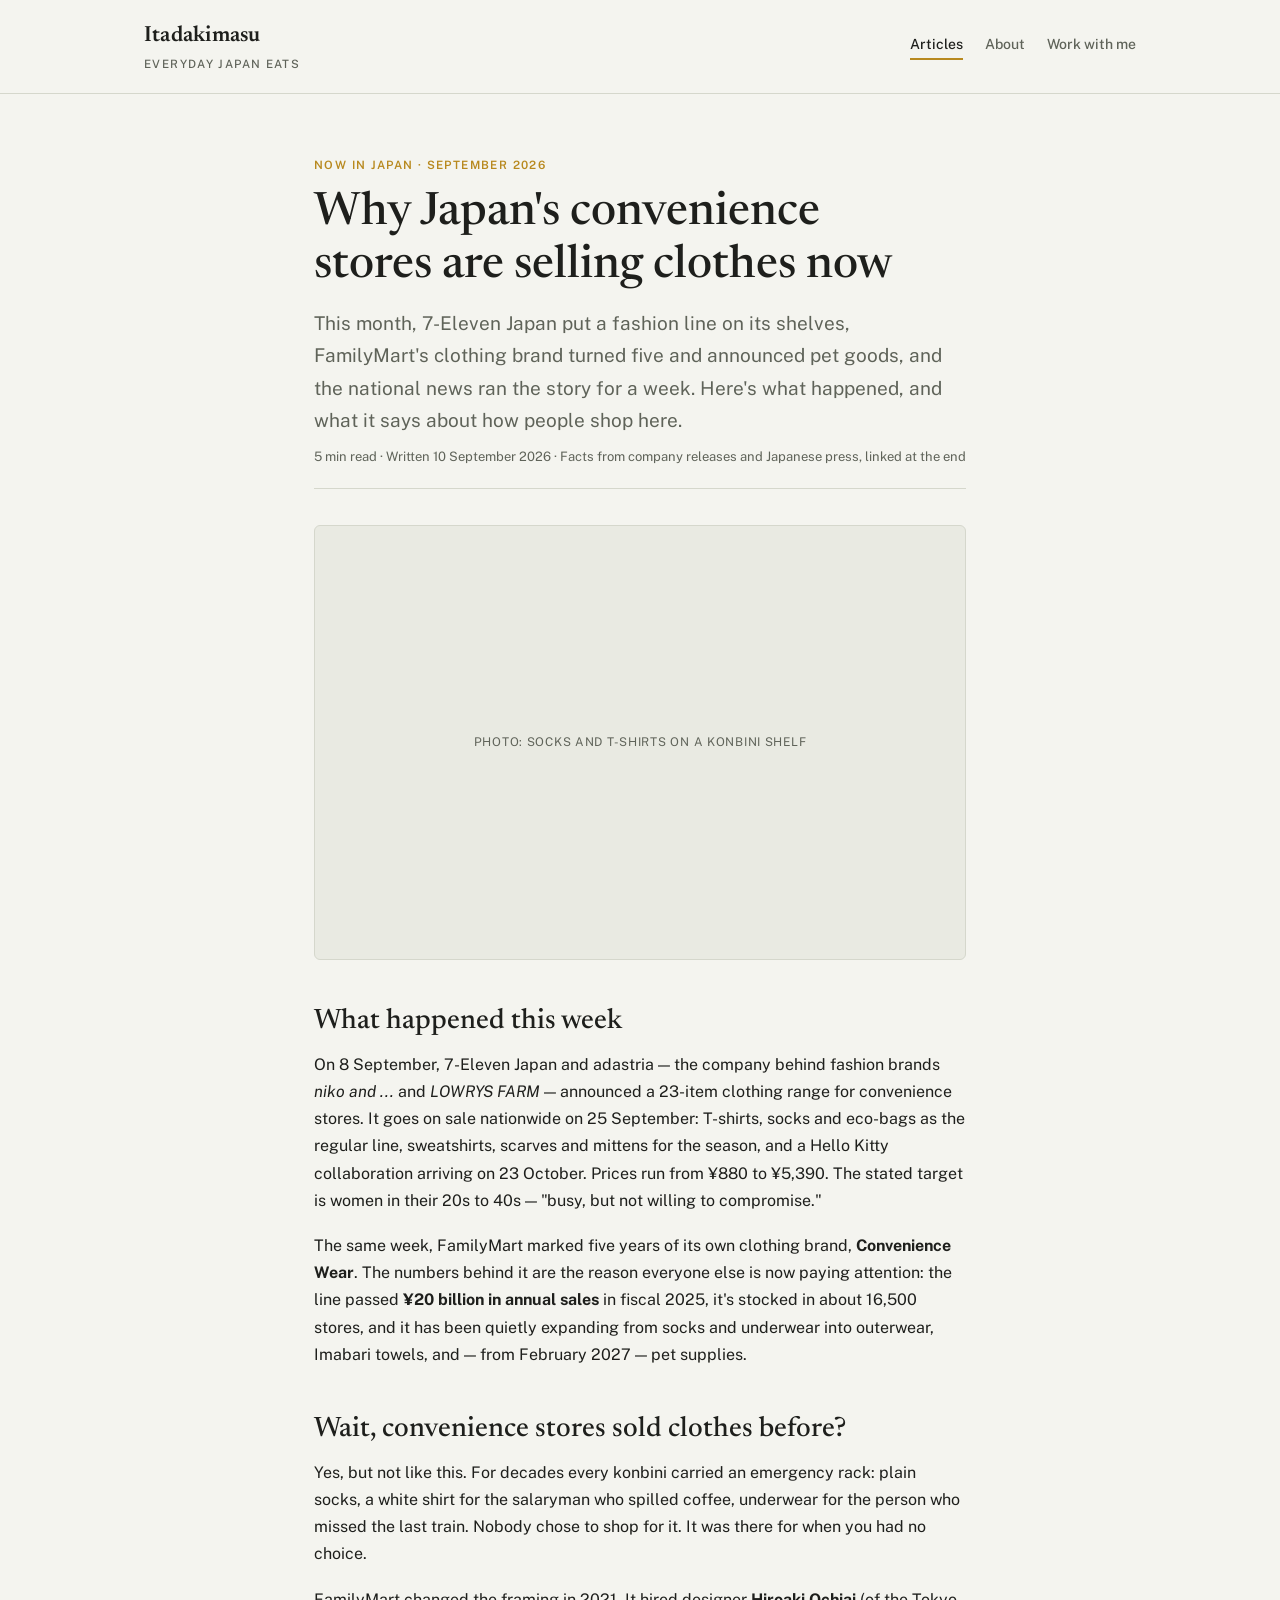
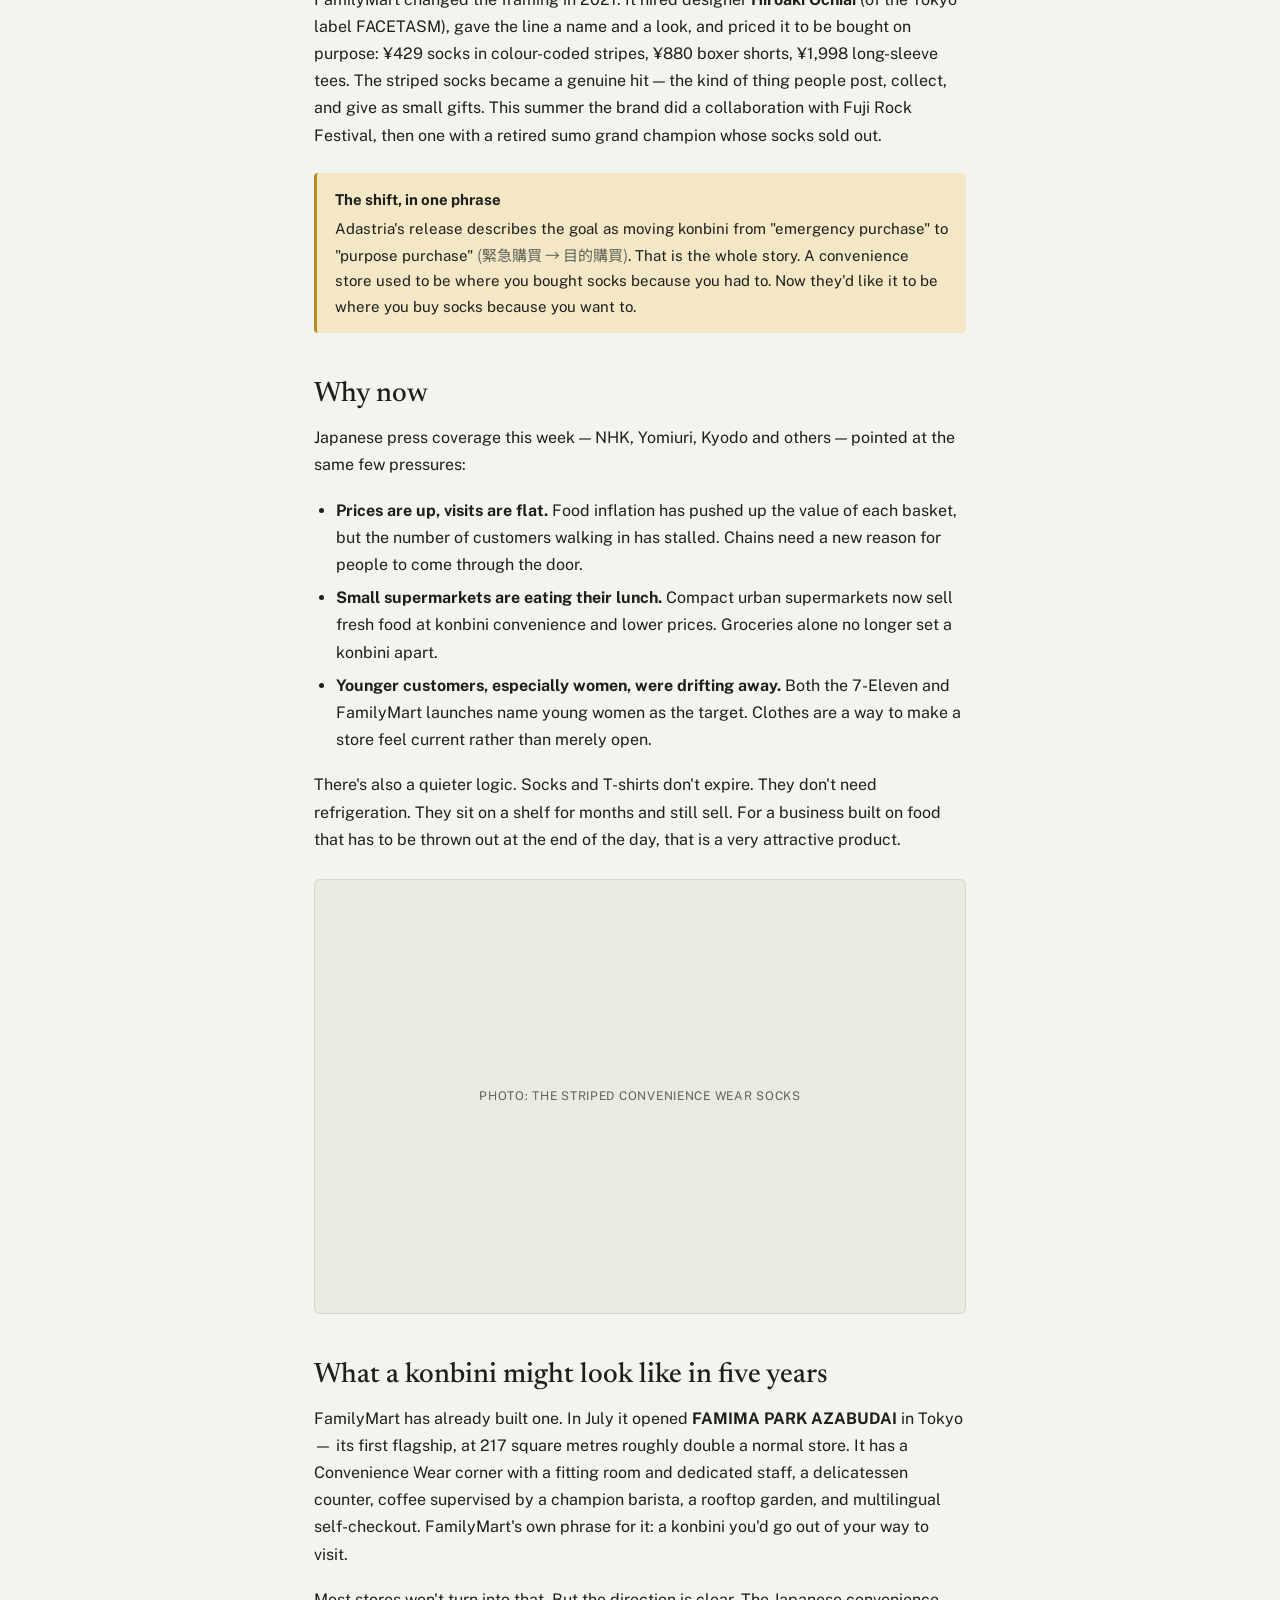
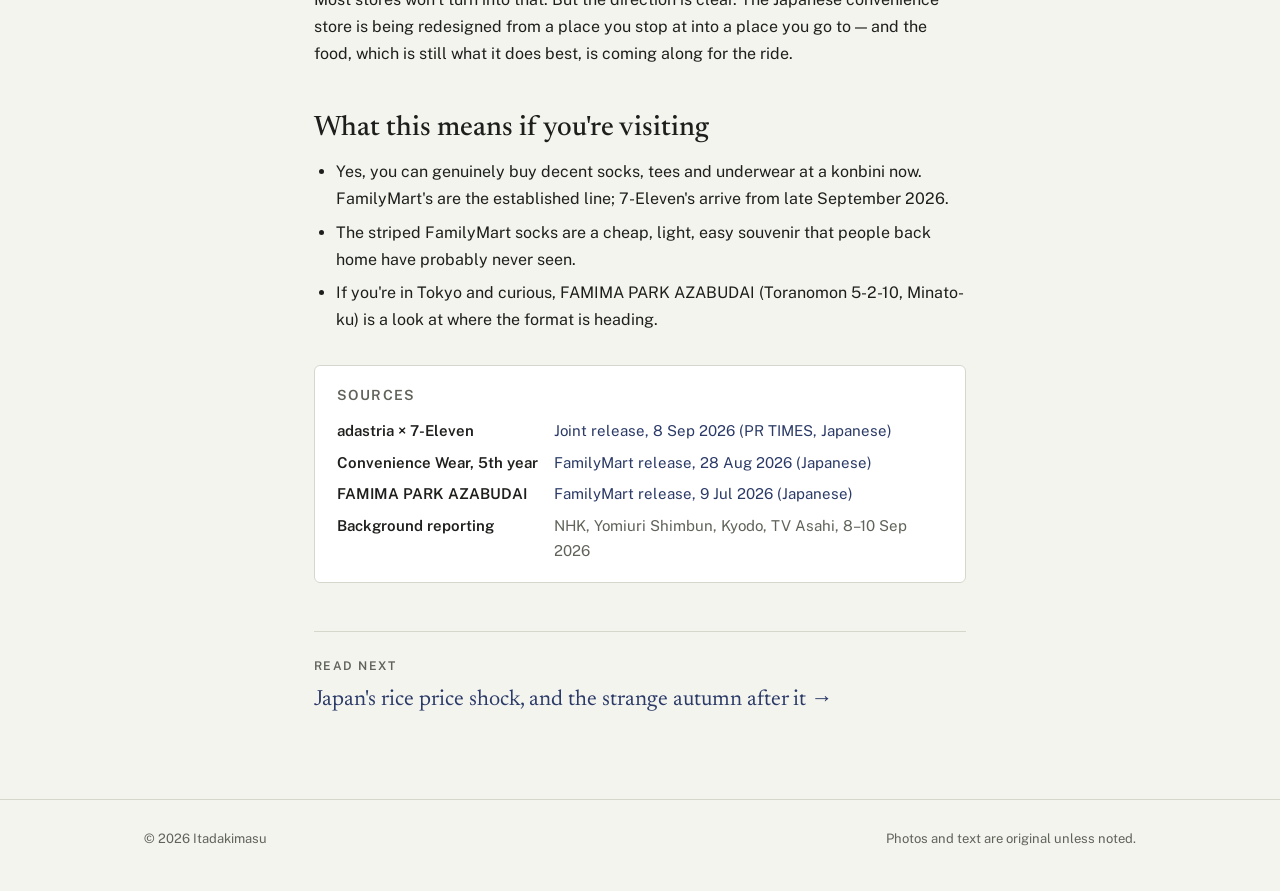
<file: articles/now-konbini-clothes-2026.html>
<!doctype html>
<html lang="en">
<head>
<meta charset="utf-8">
<meta name="viewport" content="width=device-width, initial-scale=1">
<title>Why Japan's convenience stores are selling clothes now — Itadakimasu</title>
<meta name="description" content="In September 2026, 7-Eleven Japan launched a 23-item fashion line with adastria, and FamilyMart's Convenience Wear passed 20 billion yen in sales. Here's what's going on, and what it says about how Japan shops.">
<link rel="preconnect" href="https://fonts.googleapis.com">
<link rel="stylesheet" href="https://fonts.googleapis.com/css2?family=Newsreader:ital,opsz,wght@0,6..72,400;0,6..72,500;0,6..72,600;1,6..72,400&family=Public+Sans:wght@400;500;600&family=Noto+Sans+JP:wght@400;500&display=swap">
<link rel="stylesheet" href="../css/style.css">
</head>
<body>

<header class="site-header">
  <div class="container">
    <a class="brand" href="../index.html">Itadakimasu<small>Everyday Japan Eats</small></a>
    <nav class="nav" aria-label="Main">
      <a href="../index.html" aria-current="page">Articles</a>
      <a href="../about.html">About</a>
      <a href="../work-with-me.html">Work with me</a>
    </nav>
  </div>
</header>

<main class="article">
  <span class="tag now">Now in Japan · September 2026</span>
  <h1>Why Japan's convenience stores are selling clothes now</h1>
  <p class="lede">This month, 7-Eleven Japan put a fashion line on its shelves, FamilyMart's clothing brand turned five and announced pet goods, and the national news ran the story for a week. Here's what happened, and what it says about how people shop here.</p>
  <p class="meta">5 min read · Written 10 September 2026 · Facts from company releases and Japanese press, linked at the end</p>

  <div class="photo">Photo: socks and T-shirts on a konbini shelf</div>

  <h2>What happened this week</h2>
  <p>On 8 September, 7-Eleven Japan and adastria — the company behind fashion brands <em>niko and ...</em> and <em>LOWRYS FARM</em> — announced a 23-item clothing range for convenience stores. It goes on sale nationwide on 25 September: T-shirts, socks and eco-bags as the regular line, sweatshirts, scarves and mittens for the season, and a Hello Kitty collaboration arriving on 23 October. Prices run from ¥880 to ¥5,390. The stated target is women in their 20s to 40s — "busy, but not willing to compromise."</p>
  <p>The same week, FamilyMart marked five years of its own clothing brand, <strong>Convenience Wear</strong>. The numbers behind it are the reason everyone else is now paying attention: the line passed <strong>¥20 billion in annual sales</strong> in fiscal 2025, it's stocked in about 16,500 stores, and it has been quietly expanding from socks and underwear into outerwear, Imabari towels, and — from February 2027 — pet supplies.</p>

  <h2>Wait, convenience stores sold clothes before?</h2>
  <p>Yes, but not like this. For decades every konbini carried an emergency rack: plain socks, a white shirt for the salaryman who spilled coffee, underwear for the person who missed the last train. Nobody chose to shop for it. It was there for when you had no choice.</p>
  <p>FamilyMart changed the framing in 2021. It hired designer <strong>Hiroaki Ochiai</strong> (of the Tokyo label FACETASM), gave the line a name and a look, and priced it to be bought on purpose: ¥429 socks in colour-coded stripes, ¥880 boxer shorts, ¥1,998 long-sleeve tees. The striped socks became a genuine hit — the kind of thing people post, collect, and give as small gifts. This summer the brand did a collaboration with Fuji Rock Festival, then one with a retired sumo grand champion whose socks sold out.</p>

  <div class="callout">
    <strong>The shift, in one phrase</strong>
    Adastria's release describes the goal as moving konbini from "emergency purchase" to "purpose purchase" <span class="jp">(緊急購買 → 目的購買)</span>. That is the whole story. A convenience store used to be where you bought socks because you had to. Now they'd like it to be where you buy socks because you want to.
  </div>

  <h2>Why now</h2>
  <p>Japanese press coverage this week — NHK, Yomiuri, Kyodo and others — pointed at the same few pressures:</p>
  <ul>
    <li><strong>Prices are up, visits are flat.</strong> Food inflation has pushed up the value of each basket, but the number of customers walking in has stalled. Chains need a new reason for people to come through the door.</li>
    <li><strong>Small supermarkets are eating their lunch.</strong> Compact urban supermarkets now sell fresh food at konbini convenience and lower prices. Groceries alone no longer set a konbini apart.</li>
    <li><strong>Younger customers, especially women, were drifting away.</strong> Both the 7-Eleven and FamilyMart launches name young women as the target. Clothes are a way to make a store feel current rather than merely open.</li>
  </ul>
  <p>There's also a quieter logic. Socks and T-shirts don't expire. They don't need refrigeration. They sit on a shelf for months and still sell. For a business built on food that has to be thrown out at the end of the day, that is a very attractive product.</p>

  <div class="photo">Photo: the striped Convenience Wear socks</div>

  <h2>What a konbini might look like in five years</h2>
  <p>FamilyMart has already built one. In July it opened <strong>FAMIMA PARK AZABUDAI</strong> in Tokyo — its first flagship, at 217 square metres roughly double a normal store. It has a Convenience Wear corner with a fitting room and dedicated staff, a delicatessen counter, coffee supervised by a champion barista, a rooftop garden, and multilingual self-checkout. FamilyMart's own phrase for it: a konbini you'd go out of your way to visit.</p>
  <p>Most stores won't turn into that. But the direction is clear. The Japanese convenience store is being redesigned from a place you stop at into a place you go to — and the food, which is still what it does best, is coming along for the ride.</p>

  <h2>What this means if you're visiting</h2>
  <ul>
    <li>Yes, you can genuinely buy decent socks, tees and underwear at a konbini now. FamilyMart's are the established line; 7-Eleven's arrive from late September 2026.</li>
    <li>The striped FamilyMart socks are a cheap, light, easy souvenir that people back home have probably never seen.</li>
    <li>If you're in Tokyo and curious, FAMIMA PARK AZABUDAI (Toranomon 5-2-10, Minato-ku) is a look at where the format is heading.</li>
  </ul>

  <div class="glossary">
    <h3>Sources</h3>
    <dl>
      <dt>adastria × 7-Eleven</dt><dd><a href="https://prtimes.jp/main/html/rd/p/000003274.000001304.html">Joint release, 8 Sep 2026 (PR TIMES, Japanese)</a></dd>
      <dt>Convenience Wear, 5th year</dt><dd><a href="https://www.family.co.jp/company/news_releases/2026/20260828_01.html">FamilyMart release, 28 Aug 2026 (Japanese)</a></dd>
      <dt>FAMIMA PARK AZABUDAI</dt><dd><a href="https://www.family.co.jp/company/news_releases/2026/20260709_01.html">FamilyMart release, 9 Jul 2026 (Japanese)</a></dd>
      <dt>Background reporting</dt><dd>NHK, Yomiuri Shimbun, Kyodo, TV Asahi, 8–10 Sep 2026</dd>
    </dl>
  </div>

  <div class="next-read">
    <span>Read next</span>
    <a href="now-rice-prices-2026.html">Japan's rice price shock, and the strange autumn after it →</a>
  </div>
</main>

<footer class="site-footer">
  <div class="container">
    <span>© 2026 Itadakimasu</span>
    <span>Photos and text are original unless noted.</span>
  </div>
</footer>

</body>
</html>
</file>
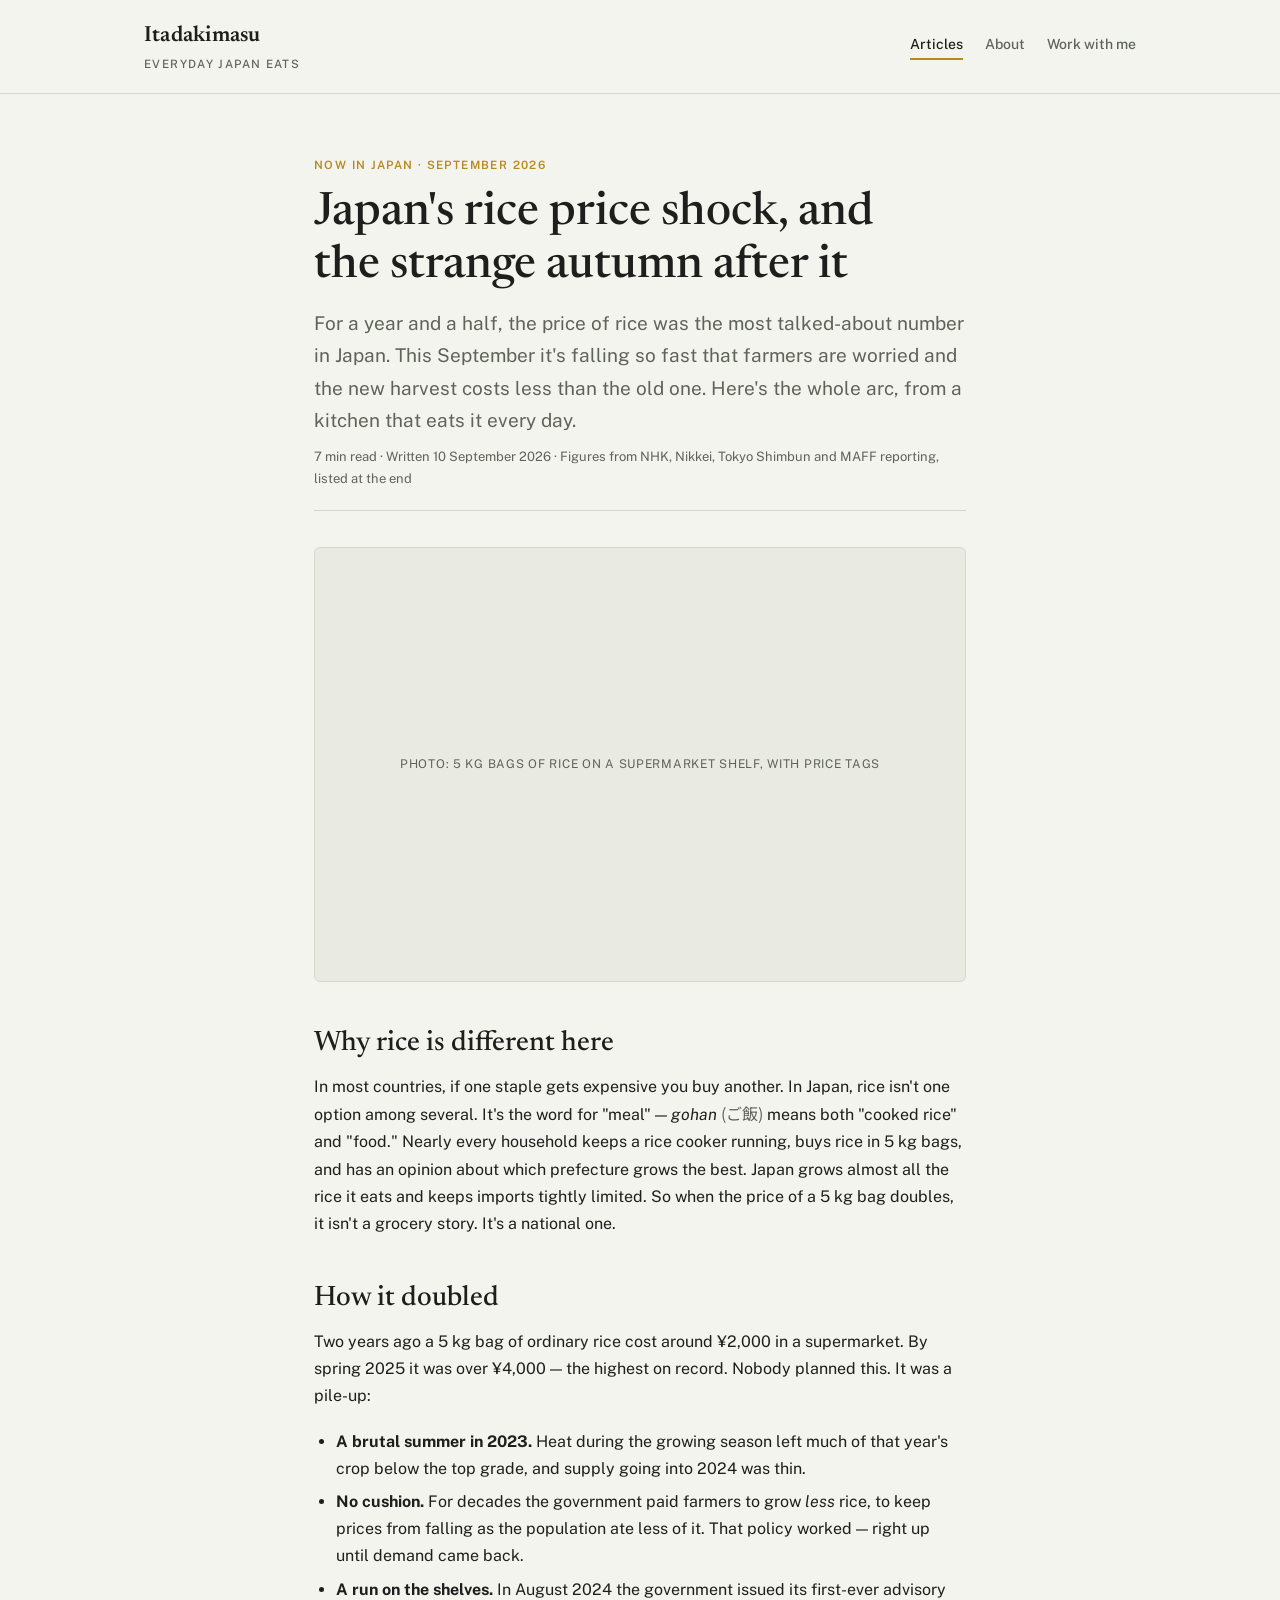
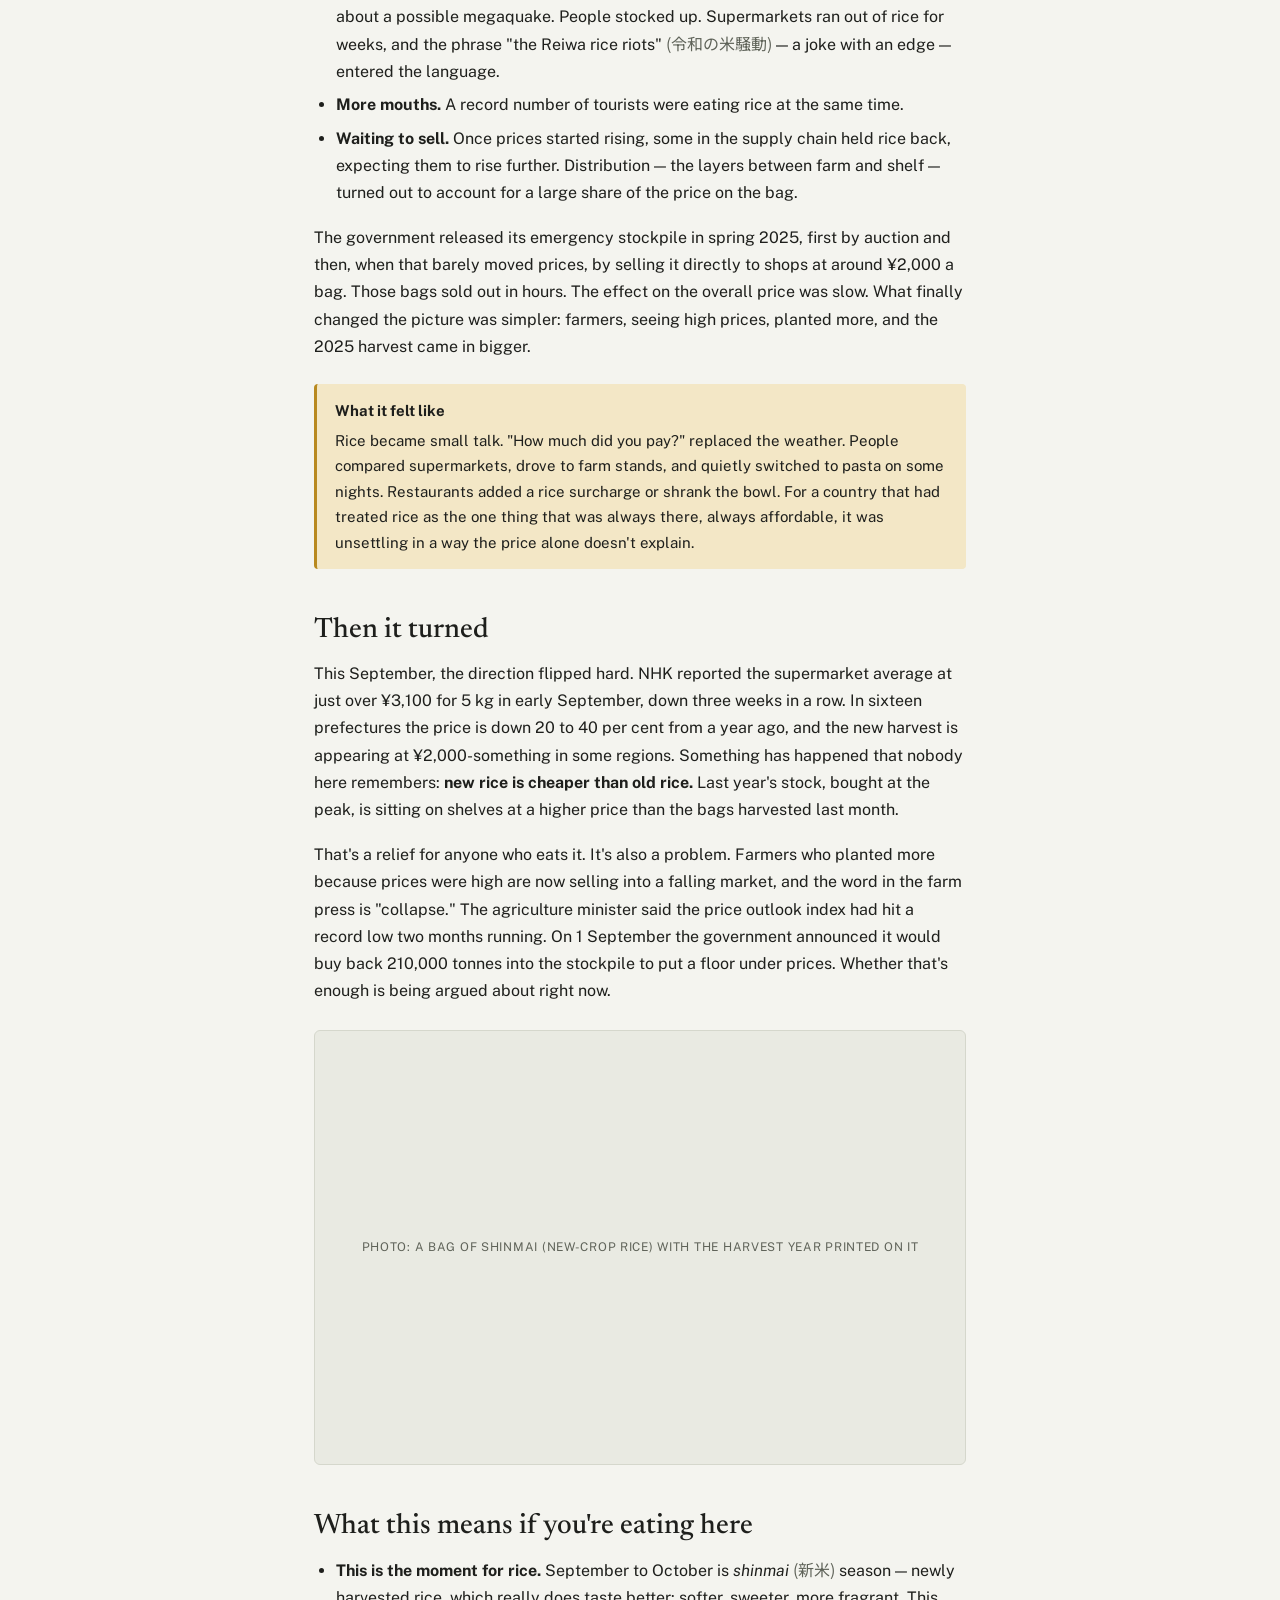
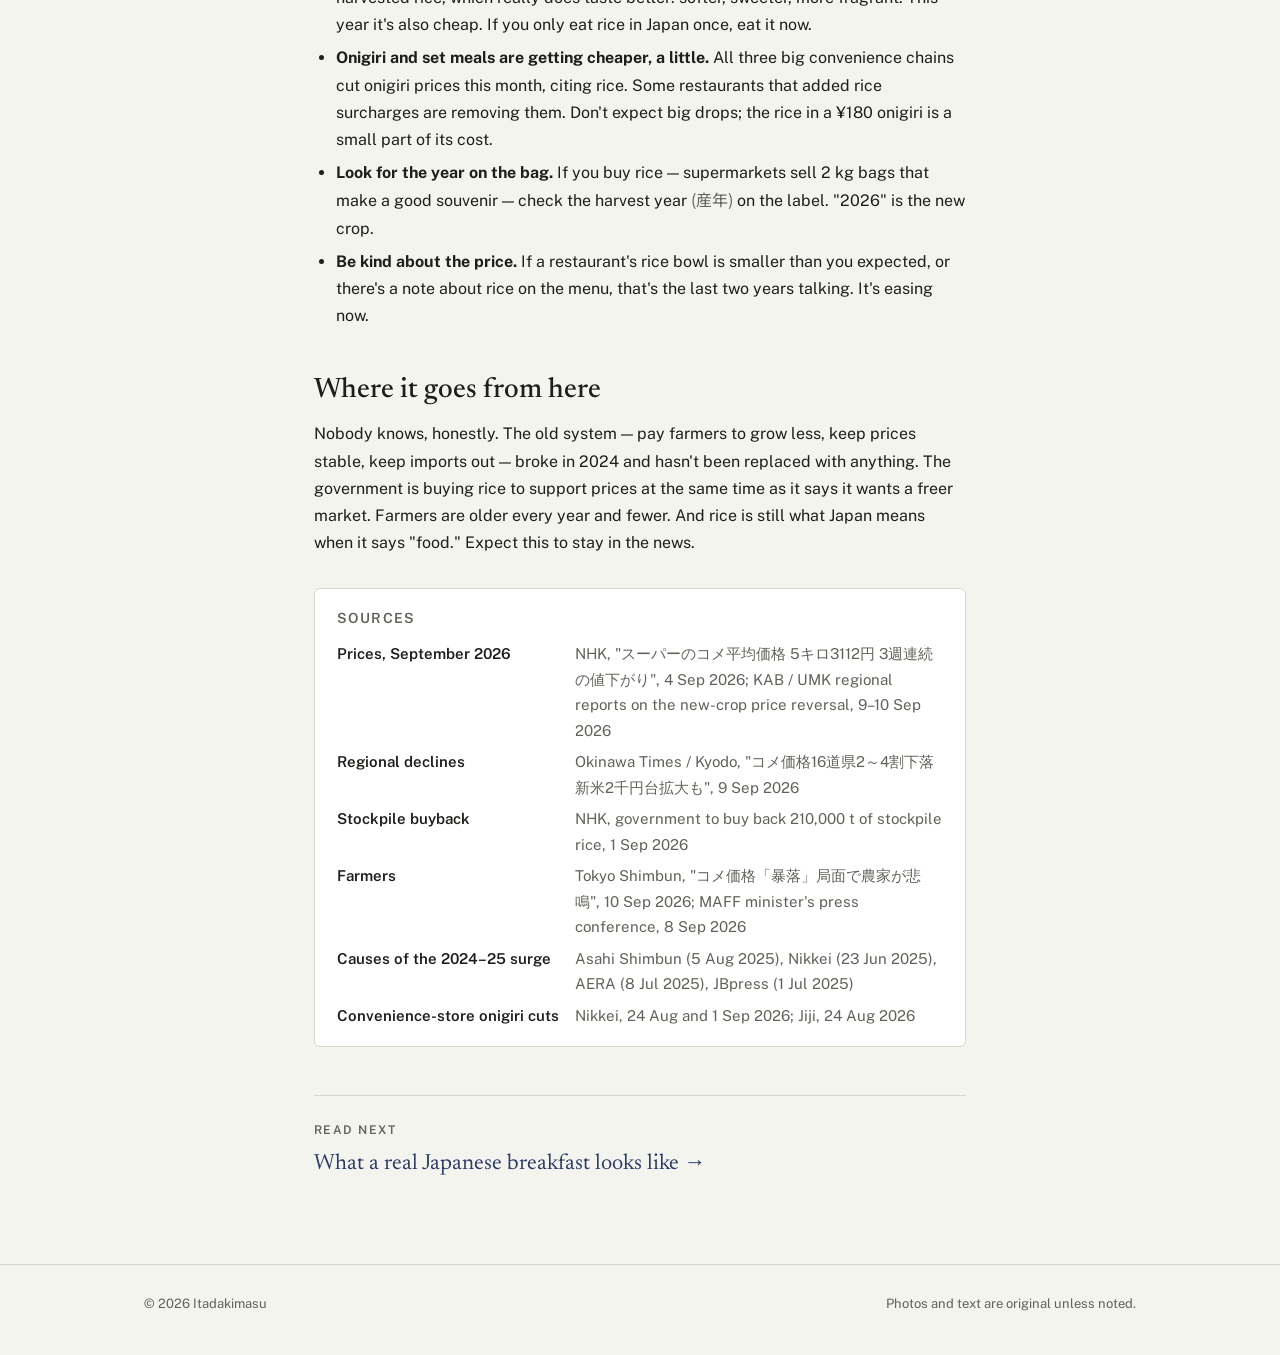
<file: articles/now-rice-prices-2026.html>
<!doctype html>
<html lang="en">
<head>
<meta charset="utf-8">
<meta name="viewport" content="width=device-width, initial-scale=1">
<title>Japan's rice price shock, and the strange autumn after it — Itadakimasu</title>
<meta name="description" content="In 2025 a bag of rice in Japan cost twice what it did two years earlier. In September 2026 the new harvest is selling for less than last year's leftovers. What happened, why, and what it means if you eat here.">
<link rel="preconnect" href="https://fonts.googleapis.com">
<link rel="stylesheet" href="https://fonts.googleapis.com/css2?family=Newsreader:ital,opsz,wght@0,6..72,400;0,6..72,500;0,6..72,600;1,6..72,400&family=Public+Sans:wght@400;500;600&family=Noto+Sans+JP:wght@400;500&display=swap">
<link rel="stylesheet" href="../css/style.css">
</head>
<body>

<header class="site-header">
  <div class="container">
    <a class="brand" href="../index.html">Itadakimasu<small>Everyday Japan Eats</small></a>
    <nav class="nav" aria-label="Main">
      <a href="../index.html" aria-current="page">Articles</a>
      <a href="../about.html">About</a>
      <a href="../work-with-me.html">Work with me</a>
    </nav>
  </div>
</header>

<main class="article">
  <span class="tag now">Now in Japan · September 2026</span>
  <h1>Japan's rice price shock, and the strange autumn after it</h1>
  <p class="lede">For a year and a half, the price of rice was the most talked-about number in Japan. This September it's falling so fast that farmers are worried and the new harvest costs less than the old one. Here's the whole arc, from a kitchen that eats it every day.</p>
  <p class="meta">7 min read · Written 10 September 2026 · Figures from NHK, Nikkei, Tokyo Shimbun and MAFF reporting, listed at the end</p>

  <div class="photo">Photo: 5 kg bags of rice on a supermarket shelf, with price tags</div>

  <h2>Why rice is different here</h2>
  <p>In most countries, if one staple gets expensive you buy another. In Japan, rice isn't one option among several. It's the word for "meal" — <em>gohan</em> <span class="jp">(ご飯)</span> means both "cooked rice" and "food." Nearly every household keeps a rice cooker running, buys rice in 5 kg bags, and has an opinion about which prefecture grows the best. Japan grows almost all the rice it eats and keeps imports tightly limited. So when the price of a 5 kg bag doubles, it isn't a grocery story. It's a national one.</p>

  <h2>How it doubled</h2>
  <p>Two years ago a 5 kg bag of ordinary rice cost around ¥2,000 in a supermarket. By spring 2025 it was over ¥4,000 — the highest on record. Nobody planned this. It was a pile-up:</p>
  <ul>
    <li><strong>A brutal summer in 2023.</strong> Heat during the growing season left much of that year's crop below the top grade, and supply going into 2024 was thin.</li>
    <li><strong>No cushion.</strong> For decades the government paid farmers to grow <em>less</em> rice, to keep prices from falling as the population ate less of it. That policy worked — right up until demand came back.</li>
    <li><strong>A run on the shelves.</strong> In August 2024 the government issued its first-ever advisory about a possible megaquake. People stocked up. Supermarkets ran out of rice for weeks, and the phrase "the Reiwa rice riots" <span class="jp">(令和の米騒動)</span> — a joke with an edge — entered the language.</li>
    <li><strong>More mouths.</strong> A record number of tourists were eating rice at the same time.</li>
    <li><strong>Waiting to sell.</strong> Once prices started rising, some in the supply chain held rice back, expecting them to rise further. Distribution — the layers between farm and shelf — turned out to account for a large share of the price on the bag.</li>
  </ul>
  <p>The government released its emergency stockpile in spring 2025, first by auction and then, when that barely moved prices, by selling it directly to shops at around ¥2,000 a bag. Those bags sold out in hours. The effect on the overall price was slow. What finally changed the picture was simpler: farmers, seeing high prices, planted more, and the 2025 harvest came in bigger.</p>

  <div class="callout">
    <strong>What it felt like</strong>
    Rice became small talk. "How much did you pay?" replaced the weather. People compared supermarkets, drove to farm stands, and quietly switched to pasta on some nights. Restaurants added a rice surcharge or shrank the bowl. For a country that had treated rice as the one thing that was always there, always affordable, it was unsettling in a way the price alone doesn't explain.
  </div>

  <h2>Then it turned</h2>
  <p>This September, the direction flipped hard. NHK reported the supermarket average at just over ¥3,100 for 5 kg in early September, down three weeks in a row. In sixteen prefectures the price is down 20 to 40 per cent from a year ago, and the new harvest is appearing at ¥2,000-something in some regions. Something has happened that nobody here remembers: <strong>new rice is cheaper than old rice.</strong> Last year's stock, bought at the peak, is sitting on shelves at a higher price than the bags harvested last month.</p>
  <p>That's a relief for anyone who eats it. It's also a problem. Farmers who planted more because prices were high are now selling into a falling market, and the word in the farm press is "collapse." The agriculture minister said the price outlook index had hit a record low two months running. On 1 September the government announced it would buy back 210,000 tonnes into the stockpile to put a floor under prices. Whether that's enough is being argued about right now.</p>

  <div class="photo">Photo: a bag of shinmai (new-crop rice) with the harvest year printed on it</div>

  <h2>What this means if you're eating here</h2>
  <ul>
    <li><strong>This is the moment for rice.</strong> September to October is <em>shinmai</em> <span class="jp">(新米)</span> season — newly harvested rice, which really does taste better: softer, sweeter, more fragrant. This year it's also cheap. If you only eat rice in Japan once, eat it now.</li>
    <li><strong>Onigiri and set meals are getting cheaper, a little.</strong> All three big convenience chains cut onigiri prices this month, citing rice. Some restaurants that added rice surcharges are removing them. Don't expect big drops; the rice in a ¥180 onigiri is a small part of its cost.</li>
    <li><strong>Look for the year on the bag.</strong> If you buy rice — supermarkets sell 2 kg bags that make a good souvenir — check the harvest year <span class="jp">(産年)</span> on the label. "2026" is the new crop.</li>
    <li><strong>Be kind about the price.</strong> If a restaurant's rice bowl is smaller than you expected, or there's a note about rice on the menu, that's the last two years talking. It's easing now.</li>
  </ul>

  <h2>Where it goes from here</h2>
  <p>Nobody knows, honestly. The old system — pay farmers to grow less, keep prices stable, keep imports out — broke in 2024 and hasn't been replaced with anything. The government is buying rice to support prices at the same time as it says it wants a freer market. Farmers are older every year and fewer. And rice is still what Japan means when it says "food." Expect this to stay in the news.</p>

  <div class="glossary">
    <h3>Sources</h3>
    <dl>
      <dt>Prices, September 2026</dt><dd>NHK, "スーパーのコメ平均価格 5キロ3112円 3週連続の値下がり", 4 Sep 2026; KAB / UMK regional reports on the new-crop price reversal, 9–10 Sep 2026</dd>
      <dt>Regional declines</dt><dd>Okinawa Times / Kyodo, "コメ価格16道県2～4割下落 新米2千円台拡大も", 9 Sep 2026</dd>
      <dt>Stockpile buyback</dt><dd>NHK, government to buy back 210,000 t of stockpile rice, 1 Sep 2026</dd>
      <dt>Farmers</dt><dd>Tokyo Shimbun, "コメ価格「暴落」局面で農家が悲鳴", 10 Sep 2026; MAFF minister's press conference, 8 Sep 2026</dd>
      <dt>Causes of the 2024–25 surge</dt><dd>Asahi Shimbun (5 Aug 2025), Nikkei (23 Jun 2025), AERA (8 Jul 2025), JBpress (1 Jul 2025)</dd>
      <dt>Convenience-store onigiri cuts</dt><dd>Nikkei, 24 Aug and 1 Sep 2026; Jiji, 24 Aug 2026</dd>
    </dl>
  </div>

  <div class="next-read">
    <span>Read next</span>
    <a href="japanese-breakfast.html">What a real Japanese breakfast looks like →</a>
  </div>
</main>

<footer class="site-footer">
  <div class="container">
    <span>© 2026 Itadakimasu</span>
    <span>Photos and text are original unless noted.</span>
  </div>
</footer>

</body>
</html>
</file>
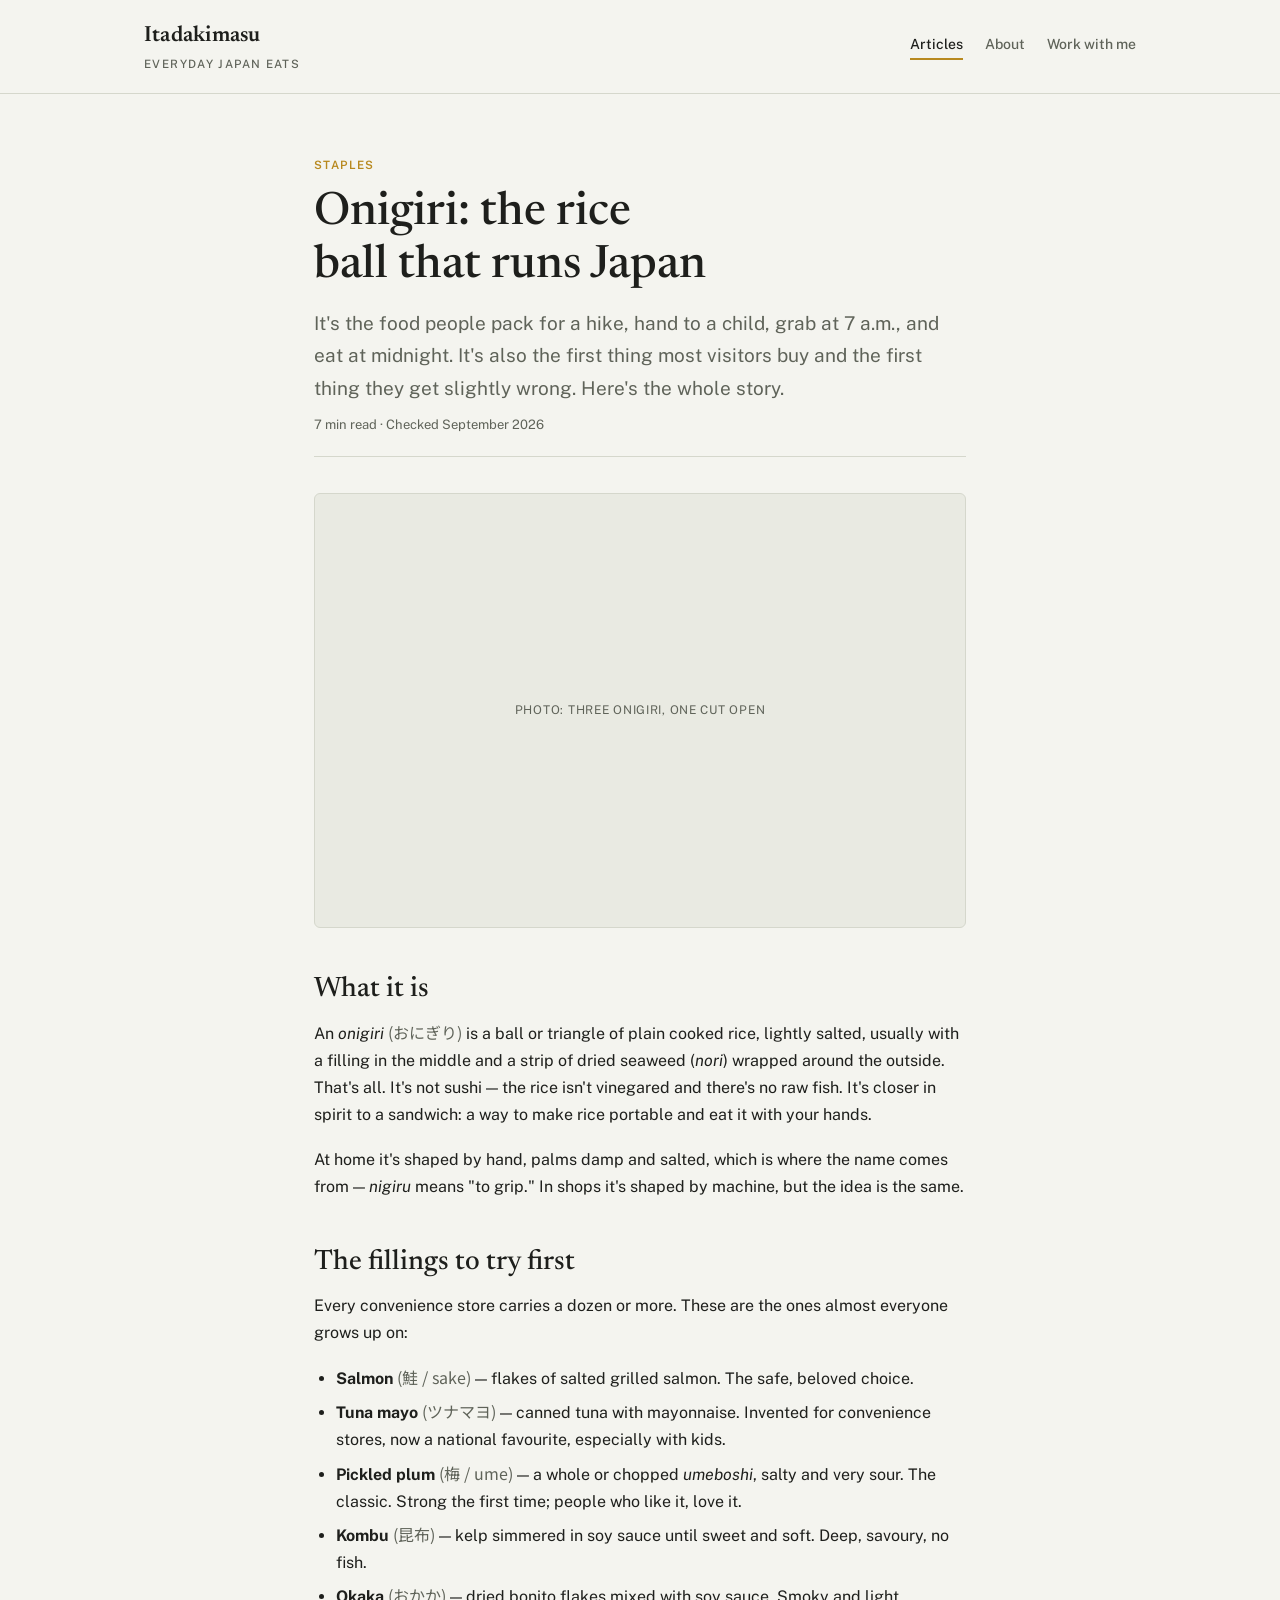
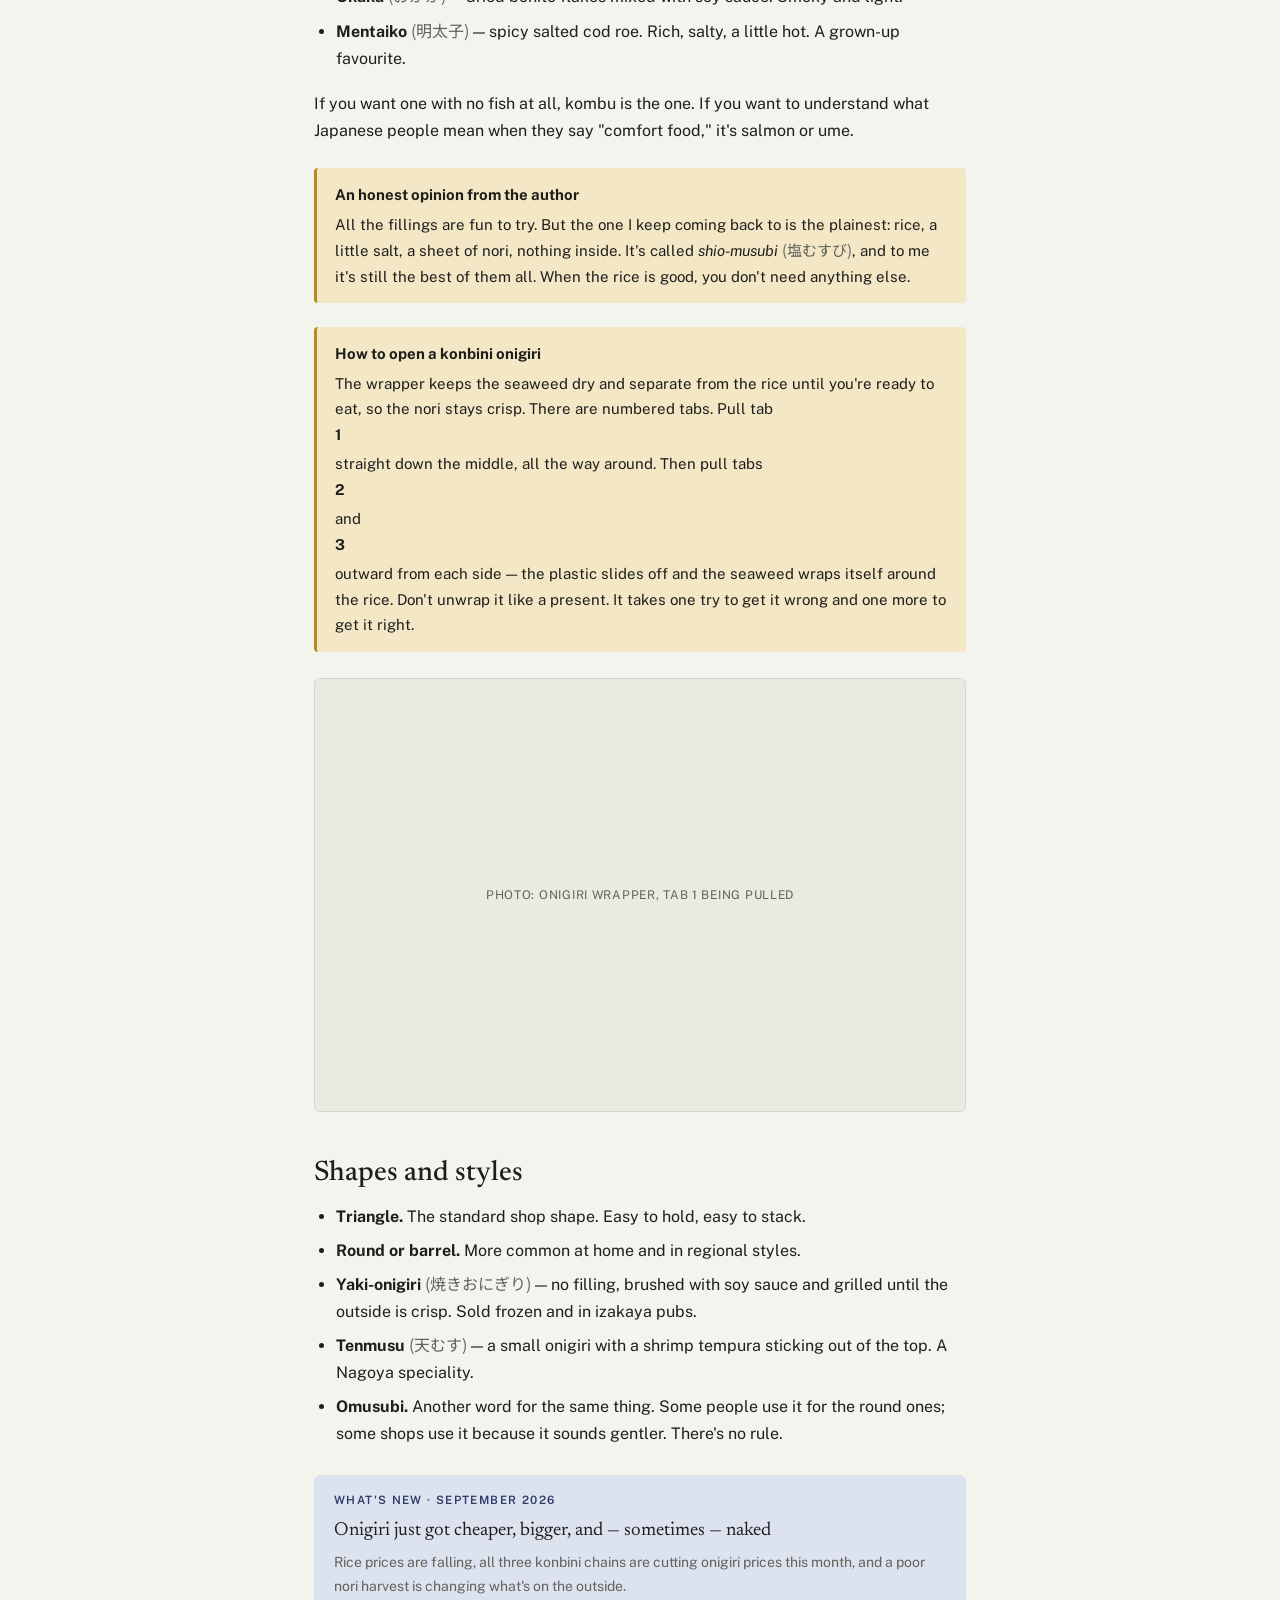
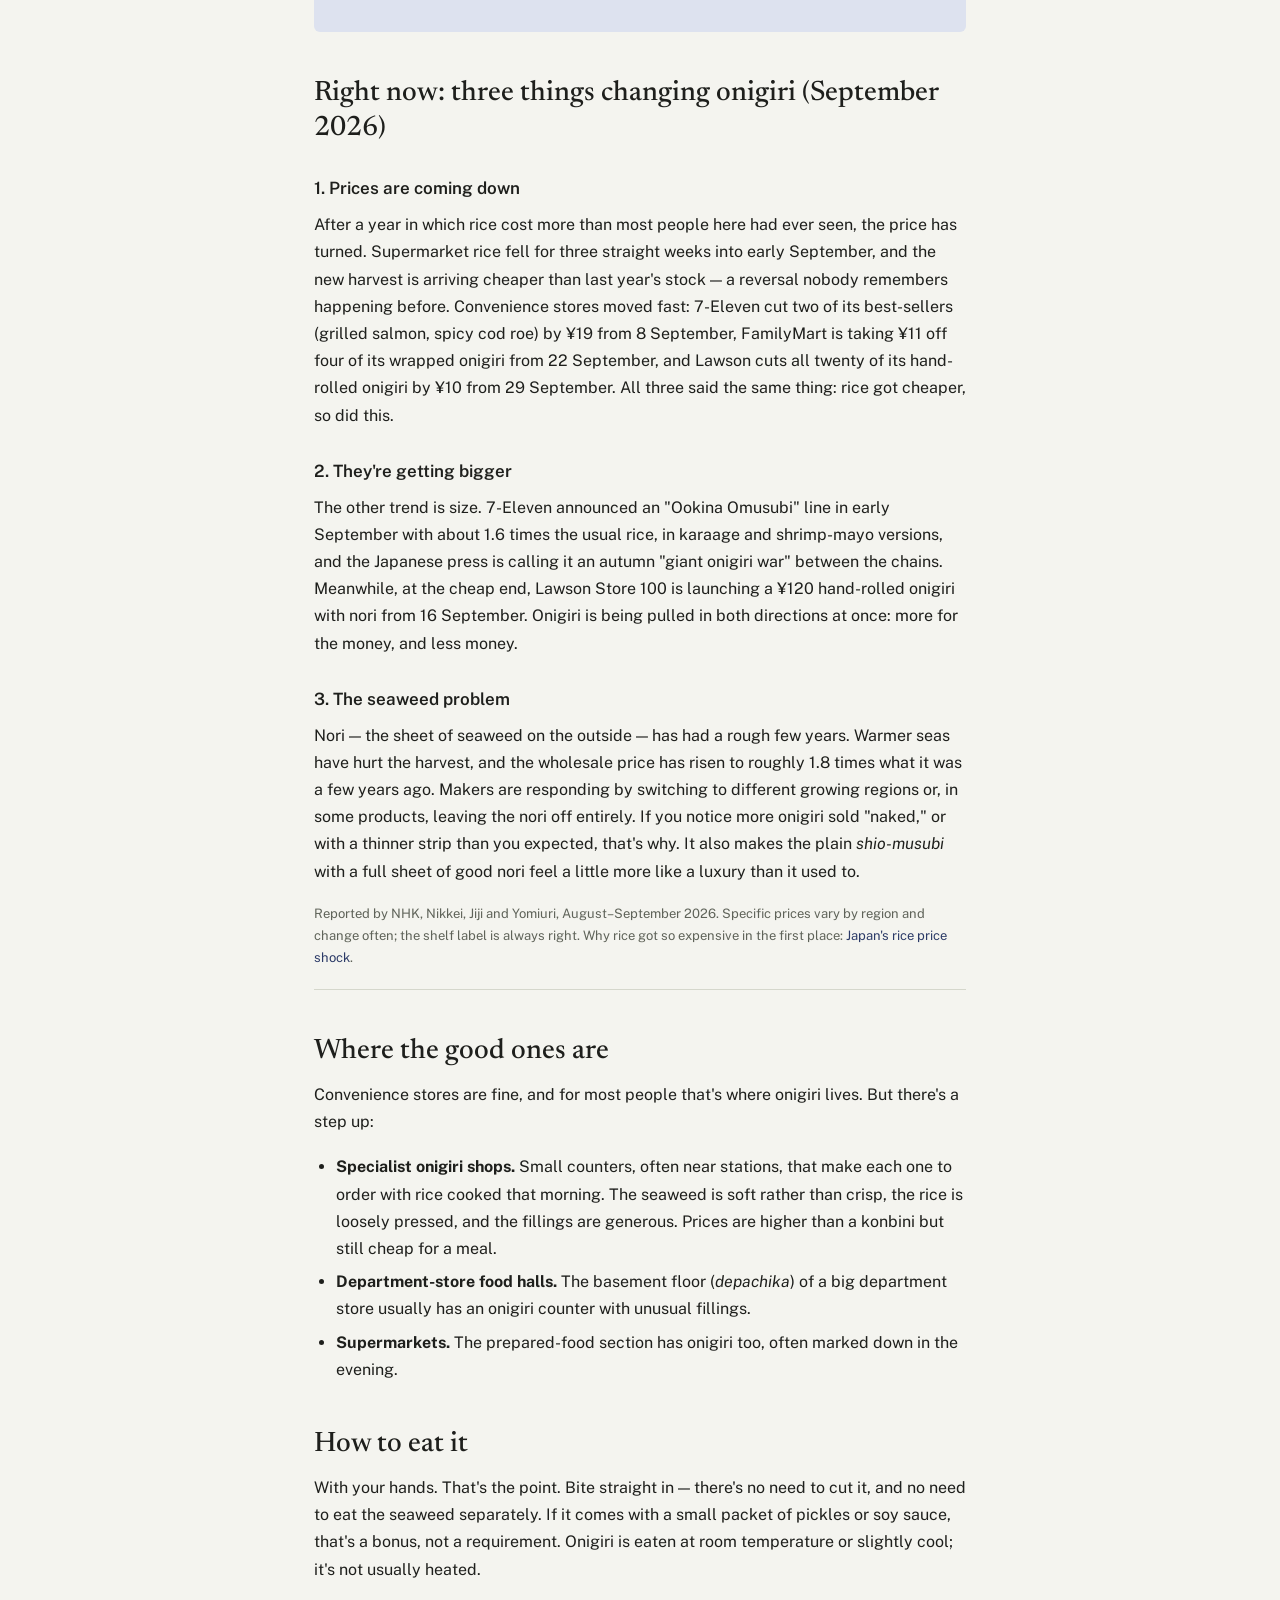
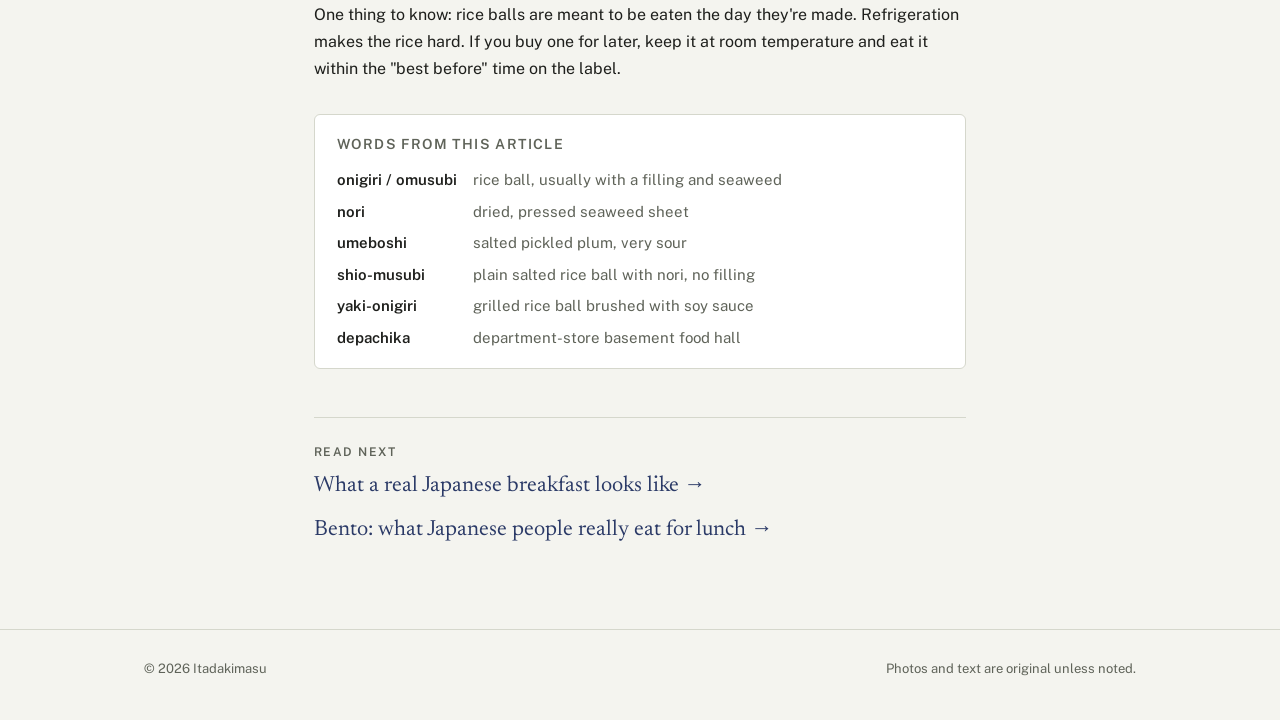
<file: articles/onigiri.html>
<!doctype html>
<html lang="en">
<head>
<meta charset="utf-8">
<meta name="viewport" content="width=device-width, initial-scale=1">
<title>Onigiri: the rice ball that runs Japan — Itadakimasu</title>
<meta name="description" content="What's inside an onigiri, which fillings to try first, and how to open a convenience store rice ball without tearing the seaweed.">
<link rel="preconnect" href="https://fonts.googleapis.com">
<link rel="stylesheet" href="https://fonts.googleapis.com/css2?family=Newsreader:ital,opsz,wght@0,6..72,400;0,6..72,500;0,6..72,600;1,6..72,400&family=Public+Sans:wght@400;500;600&family=Noto+Sans+JP:wght@400;500&display=swap">
<link rel="stylesheet" href="../css/style.css">
</head>
<body>

<header class="site-header">
  <div class="container">
    <a class="brand" href="../index.html">Itadakimasu<small>Everyday Japan Eats</small></a>
    <nav class="nav" aria-label="Main">
      <a href="../index.html" aria-current="page">Articles</a>
      <a href="../about.html">About</a>
      <a href="../work-with-me.html">Work with me</a>
    </nav>
  </div>
</header>

<main class="article">
  <span class="tag">Staples</span>
  <h1>Onigiri: the rice ball that runs Japan</h1>
  <p class="lede">It's the food people pack for a hike, hand to a child, grab at 7 a.m., and eat at midnight. It's also the first thing most visitors buy and the first thing they get slightly wrong. Here's the whole story.</p>
  <p class="meta">7 min read · Checked September 2026</p>

  <div class="photo">Photo: three onigiri, one cut open</div>

  <h2>What it is</h2>
  <p>An <em>onigiri</em> <span class="jp">(おにぎり)</span> is a ball or triangle of plain cooked rice, lightly salted, usually with a filling in the middle and a strip of dried seaweed (<em>nori</em>) wrapped around the outside. That's all. It's not sushi — the rice isn't vinegared and there's no raw fish. It's closer in spirit to a sandwich: a way to make rice portable and eat it with your hands.</p>
  <p>At home it's shaped by hand, palms damp and salted, which is where the name comes from — <em>nigiru</em> means "to grip." In shops it's shaped by machine, but the idea is the same.</p>

  <h2>The fillings to try first</h2>
  <p>Every convenience store carries a dozen or more. These are the ones almost everyone grows up on:</p>
  <ul>
    <li><strong>Salmon</strong> <span class="jp">(鮭 / sake)</span> — flakes of salted grilled salmon. The safe, beloved choice.</li>
    <li><strong>Tuna mayo</strong> <span class="jp">(ツナマヨ)</span> — canned tuna with mayonnaise. Invented for convenience stores, now a national favourite, especially with kids.</li>
    <li><strong>Pickled plum</strong> <span class="jp">(梅 / ume)</span> — a whole or chopped <em>umeboshi</em>, salty and very sour. The classic. Strong the first time; people who like it, love it.</li>
    <li><strong>Kombu</strong> <span class="jp">(昆布)</span> — kelp simmered in soy sauce until sweet and soft. Deep, savoury, no fish.</li>
    <li><strong>Okaka</strong> <span class="jp">(おかか)</span> — dried bonito flakes mixed with soy sauce. Smoky and light.</li>
    <li><strong>Mentaiko</strong> <span class="jp">(明太子)</span> — spicy salted cod roe. Rich, salty, a little hot. A grown-up favourite.</li>
  </ul>
  <p>If you want one with no fish at all, kombu is the one. If you want to understand what Japanese people mean when they say "comfort food," it's salmon or ume.</p>

  <div class="callout">
    <strong>An honest opinion from the author</strong>
    All the fillings are fun to try. But the one I keep coming back to is the plainest: rice, a little salt, a sheet of nori, nothing inside. It's called <em>shio-musubi</em> <span class="jp">(塩むすび)</span>, and to me it's still the best of them all. When the rice is good, you don't need anything else.
  </div>

  <div class="callout">
    <strong>How to open a konbini onigiri</strong>
    The wrapper keeps the seaweed dry and separate from the rice until you're ready to eat, so the nori stays crisp. There are numbered tabs. Pull tab <strong>1</strong> straight down the middle, all the way around. Then pull tabs <strong>2</strong> and <strong>3</strong> outward from each side — the plastic slides off and the seaweed wraps itself around the rice. Don't unwrap it like a present. It takes one try to get it wrong and one more to get it right.
  </div>

  <div class="photo">Photo: onigiri wrapper, tab 1 being pulled</div>

  <h2>Shapes and styles</h2>
  <ul>
    <li><strong>Triangle.</strong> The standard shop shape. Easy to hold, easy to stack.</li>
    <li><strong>Round or barrel.</strong> More common at home and in regional styles.</li>
    <li><strong>Yaki-onigiri</strong> <span class="jp">(焼きおにぎり)</span> — no filling, brushed with soy sauce and grilled until the outside is crisp. Sold frozen and in izakaya pubs.</li>
    <li><strong>Tenmusu</strong> <span class="jp">(天むす)</span> — a small onigiri with a shrimp tempura sticking out of the top. A Nagoya speciality.</li>
    <li><strong>Omusubi.</strong> Another word for the same thing. Some people use it for the round ones; some shops use it because it sounds gentler. There's no rule.</li>
  </ul>

  <div class="whats-new">
    <span class="label">What's new · September 2026</span>
    <a href="#now">Onigiri just got cheaper, bigger, and — sometimes — naked</a>
    <p>Rice prices are falling, all three konbini chains are cutting onigiri prices this month, and a poor nori harvest is changing what's on the outside.</p>
  </div>

  <h2 id="now">Right now: three things changing onigiri (September 2026)</h2>
  <h3>1. Prices are coming down</h3>
  <p>After a year in which rice cost more than most people here had ever seen, the price has turned. Supermarket rice fell for three straight weeks into early September, and the new harvest is arriving cheaper than last year's stock — a reversal nobody remembers happening before. Convenience stores moved fast: 7-Eleven cut two of its best-sellers (grilled salmon, spicy cod roe) by ¥19 from 8 September, FamilyMart is taking ¥11 off four of its wrapped onigiri from 22 September, and Lawson cuts all twenty of its hand-rolled onigiri by ¥10 from 29 September. All three said the same thing: rice got cheaper, so did this.</p>
  <h3>2. They're getting bigger</h3>
  <p>The other trend is size. 7-Eleven announced an "Ookina Omusubi" line in early September with about 1.6 times the usual rice, in karaage and shrimp-mayo versions, and the Japanese press is calling it an autumn "giant onigiri war" between the chains. Meanwhile, at the cheap end, Lawson Store 100 is launching a ¥120 hand-rolled onigiri with nori from 16 September. Onigiri is being pulled in both directions at once: more for the money, and less money.</p>
  <h3>3. The seaweed problem</h3>
  <p>Nori — the sheet of seaweed on the outside — has had a rough few years. Warmer seas have hurt the harvest, and the wholesale price has risen to roughly 1.8 times what it was a few years ago. Makers are responding by switching to different growing regions or, in some products, leaving the nori off entirely. If you notice more onigiri sold "naked," or with a thinner strip than you expected, that's why. It also makes the plain <em>shio-musubi</em> with a full sheet of good nori feel a little more like a luxury than it used to.</p>
  <p class="meta" style="margin-top:0">Reported by NHK, Nikkei, Jiji and Yomiuri, August–September 2026. Specific prices vary by region and change often; the shelf label is always right. Why rice got so expensive in the first place: <a href="now-rice-prices-2026.html">Japan's rice price shock</a>.</p>

  <h2>Where the good ones are</h2>
  <p>Convenience stores are fine, and for most people that's where onigiri lives. But there's a step up:</p>
  <ul>
    <li><strong>Specialist onigiri shops.</strong> Small counters, often near stations, that make each one to order with rice cooked that morning. The seaweed is soft rather than crisp, the rice is loosely pressed, and the fillings are generous. Prices are higher than a konbini but still cheap for a meal.</li>
    <li><strong>Department-store food halls.</strong> The basement floor (<em>depachika</em>) of a big department store usually has an onigiri counter with unusual fillings.</li>
    <li><strong>Supermarkets.</strong> The prepared-food section has onigiri too, often marked down in the evening.</li>
  </ul>

  <h2>How to eat it</h2>
  <p>With your hands. That's the point. Bite straight in — there's no need to cut it, and no need to eat the seaweed separately. If it comes with a small packet of pickles or soy sauce, that's a bonus, not a requirement. Onigiri is eaten at room temperature or slightly cool; it's not usually heated.</p>
  <p>One thing to know: rice balls are meant to be eaten the day they're made. Refrigeration makes the rice hard. If you buy one for later, keep it at room temperature and eat it within the "best before" time on the label.</p>

  <div class="glossary">
    <h3>Words from this article</h3>
    <dl>
      <dt>onigiri / omusubi</dt><dd>rice ball, usually with a filling and seaweed</dd>
      <dt>nori</dt><dd>dried, pressed seaweed sheet</dd>
      <dt>umeboshi</dt><dd>salted pickled plum, very sour</dd>
      <dt>shio-musubi</dt><dd>plain salted rice ball with nori, no filling</dd>
      <dt>yaki-onigiri</dt><dd>grilled rice ball brushed with soy sauce</dd>
      <dt>depachika</dt><dd>department-store basement food hall</dd>
    </dl>
  </div>

  <div class="next-read">
    <span>Read next</span>
    <a href="japanese-breakfast.html">What a real Japanese breakfast looks like →</a>
    <a href="bento.html">Bento: what Japanese people really eat for lunch →</a>
  </div>
</main>

<footer class="site-footer">
  <div class="container">
    <span>© 2026 Itadakimasu</span>
    <span>Photos and text are original unless noted.</span>
  </div>
</footer>

</body>
</html>
</file>
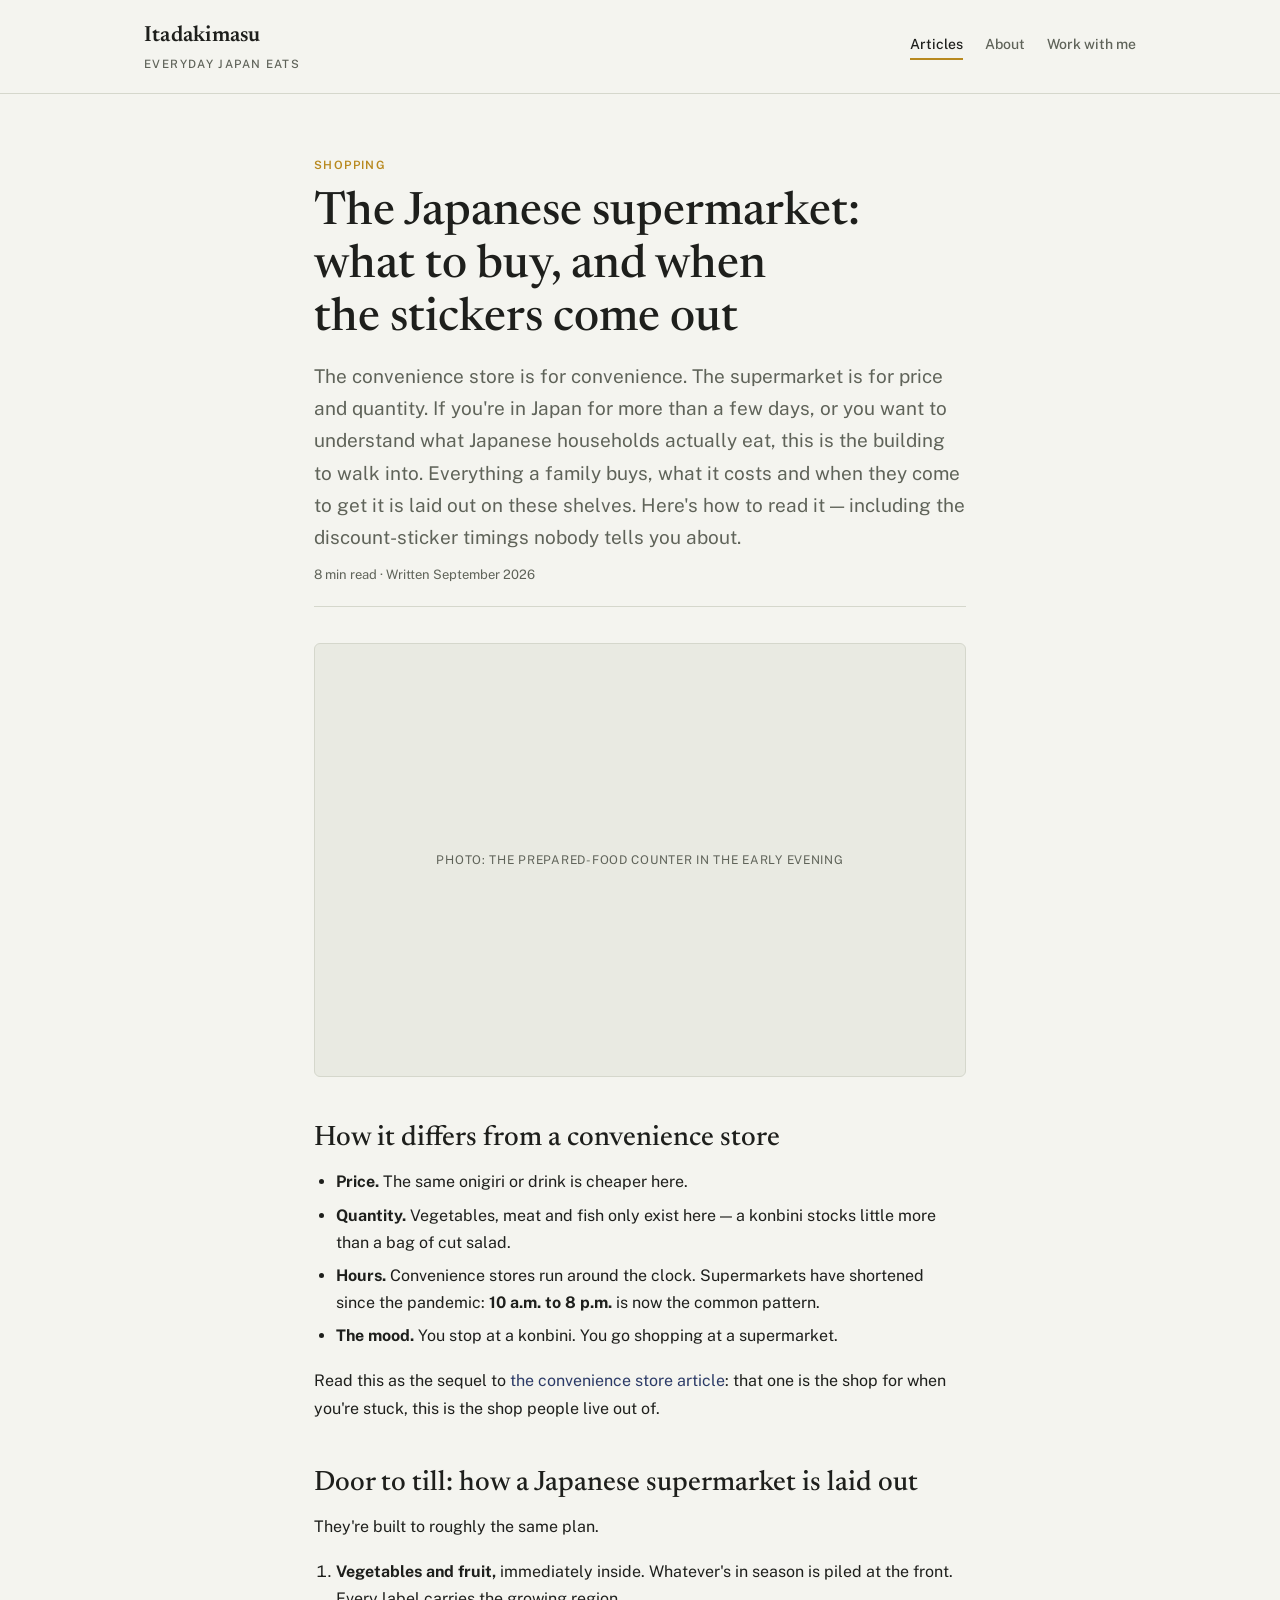
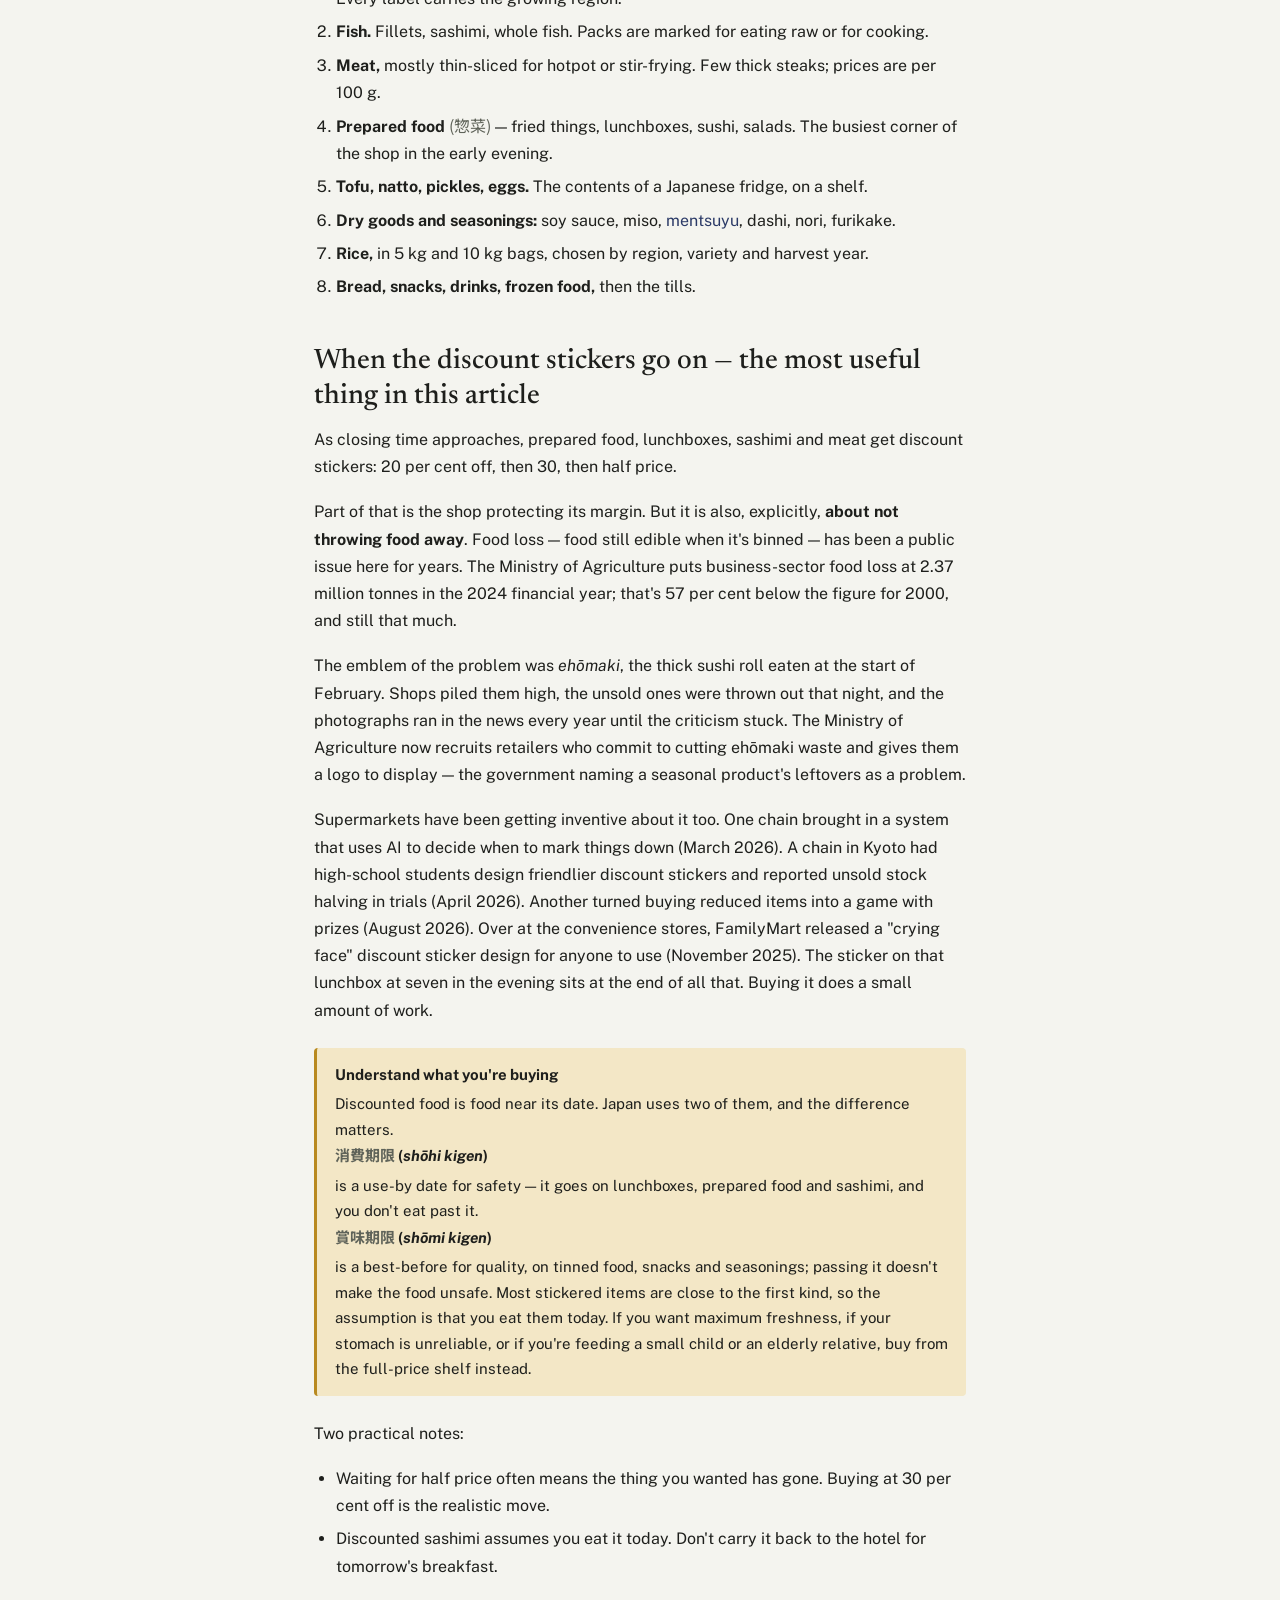
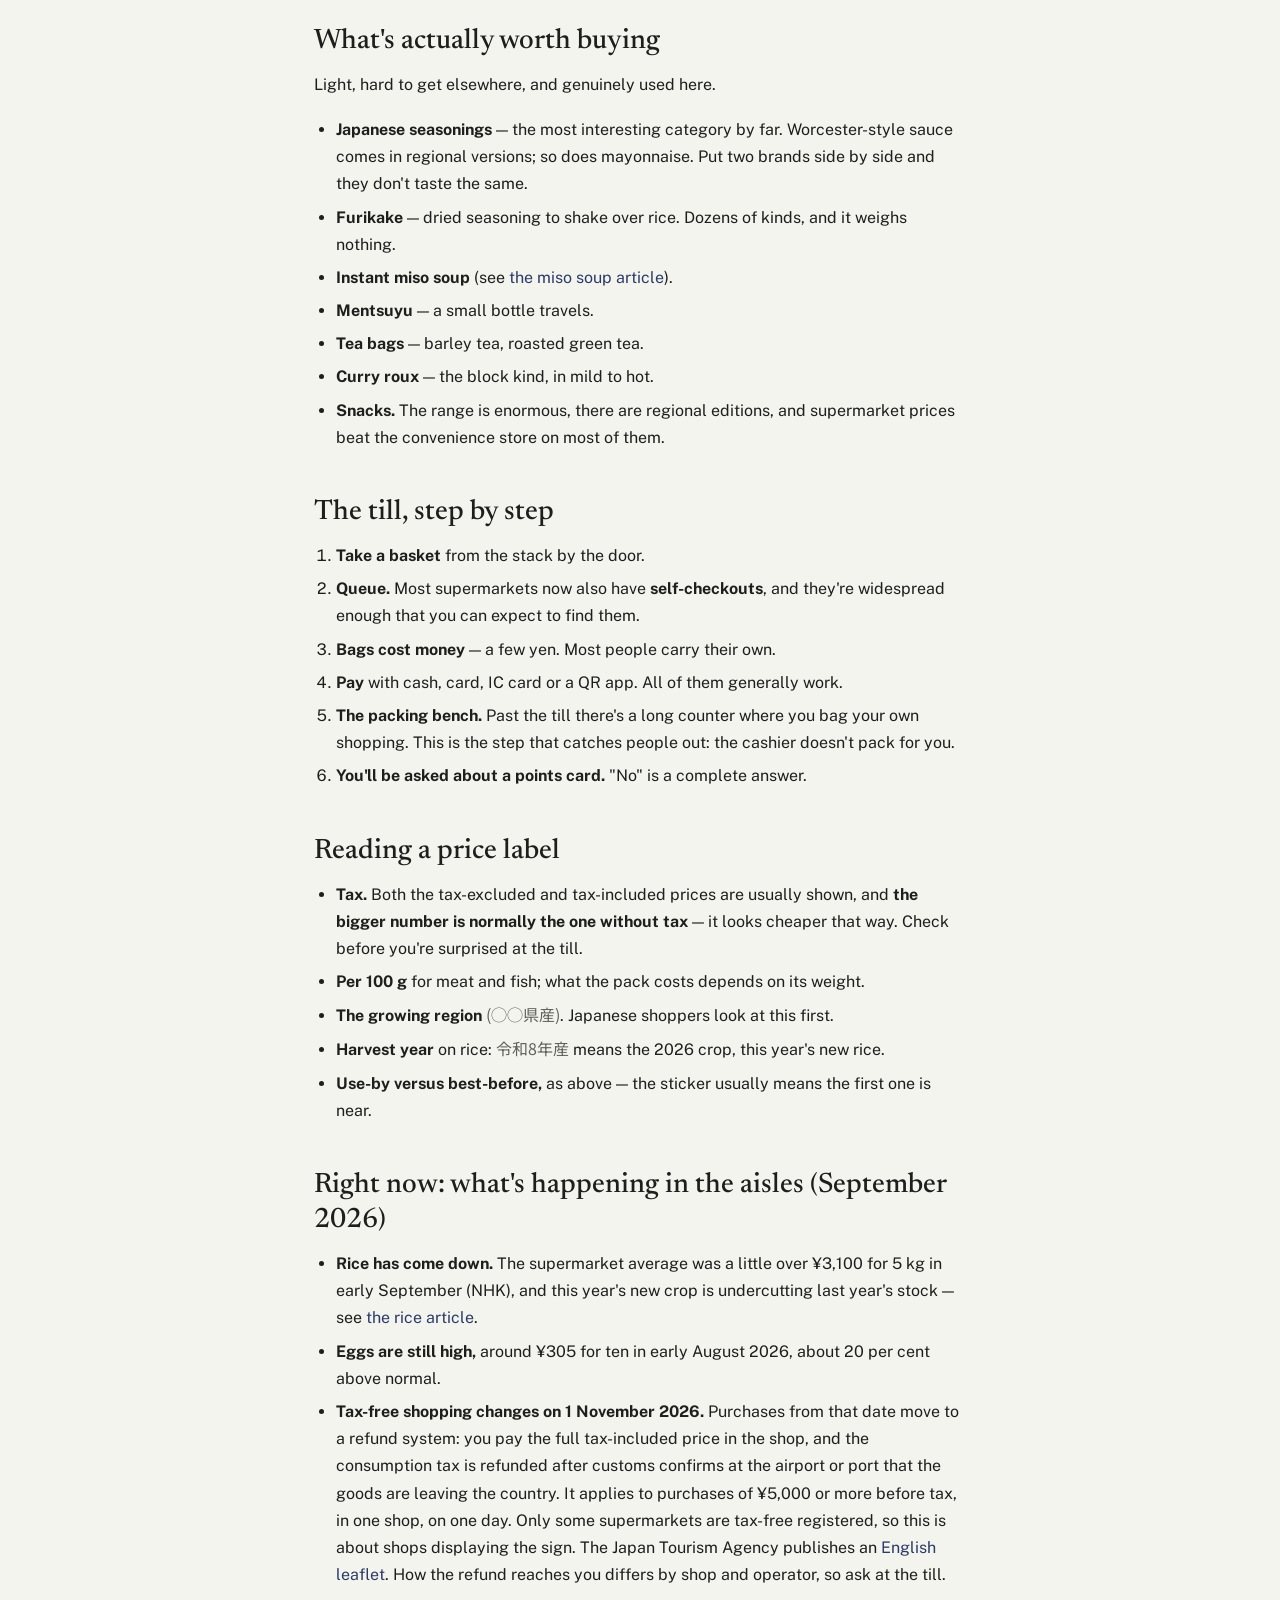
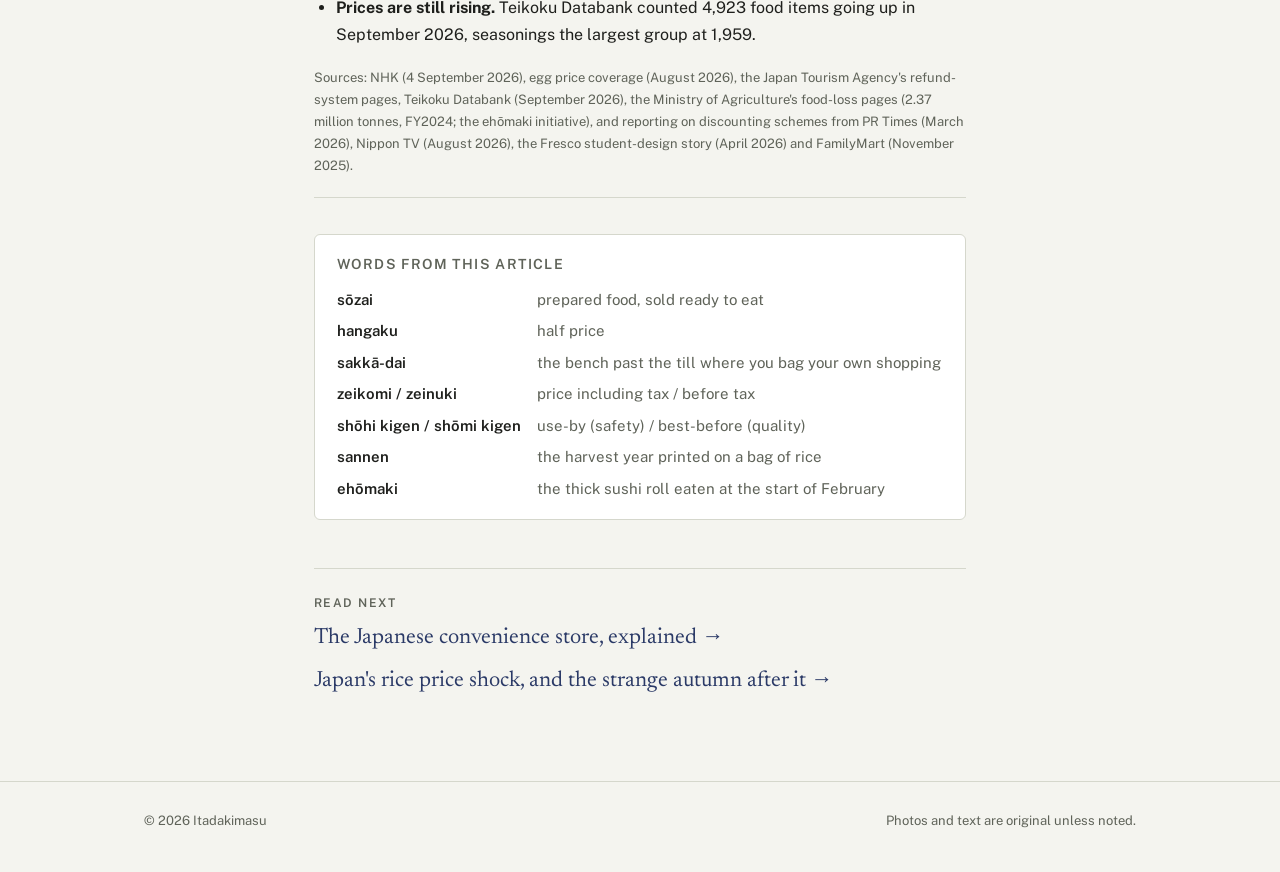
<file: articles/supermarket-guide.html>
<!doctype html>
<html lang="en">
<head>
<meta charset="utf-8">
<meta name="viewport" content="width=device-width, initial-scale=1">
<title>The Japanese supermarket: what to buy, and when the stickers come out — Itadakimasu</title>
<meta name="description" content="How to shop at a Japanese supermarket: the layout aisle by aisle, when discount stickers go on, how to read a price label, and what's actually worth taking home.">
<link rel="preconnect" href="https://fonts.googleapis.com">
<link rel="stylesheet" href="https://fonts.googleapis.com/css2?family=Newsreader:ital,opsz,wght@0,6..72,400;0,6..72,500;0,6..72,600;1,6..72,400&family=Public+Sans:wght@400;500;600&family=Noto+Sans+JP:wght@400;500&display=swap">
<link rel="stylesheet" href="../css/style.css">
</head>
<body>

<header class="site-header">
  <div class="container">
    <a class="brand" href="../index.html">Itadakimasu<small>Everyday Japan Eats</small></a>
    <nav class="nav" aria-label="Main">
      <a href="../index.html" aria-current="page">Articles</a>
      <a href="../about.html">About</a>
      <a href="../work-with-me.html">Work with me</a>
    </nav>
  </div>
</header>

<main class="article">
  <span class="tag">Shopping</span>
  <h1>The Japanese supermarket: what to buy, and when the stickers come out</h1>
  <p class="lede">The convenience store is for convenience. The supermarket is for price and quantity. If you're in Japan for more than a few days, or you want to understand what Japanese households actually eat, this is the building to walk into. Everything a family buys, what it costs and when they come to get it is laid out on these shelves. Here's how to read it — including the discount-sticker timings nobody tells you about.</p>
  <p class="meta">8 min read · Written September 2026</p>

  <div class="photo">Photo: the prepared-food counter in the early evening</div>

  <h2>How it differs from a convenience store</h2>
  <ul>
    <li><strong>Price.</strong> The same onigiri or drink is cheaper here.</li>
    <li><strong>Quantity.</strong> Vegetables, meat and fish only exist here — a konbini stocks little more than a bag of cut salad.</li>
    <li><strong>Hours.</strong> Convenience stores run around the clock. Supermarkets have shortened since the pandemic: <strong>10 a.m. to 8 p.m.</strong> is now the common pattern.</li>
    <li><strong>The mood.</strong> You stop at a konbini. You go shopping at a supermarket.</li>
  </ul>
  <p>Read this as the sequel to <a href="konbini-guide.html">the convenience store article</a>: that one is the shop for when you're stuck, this is the shop people live out of.</p>

  <h2>Door to till: how a Japanese supermarket is laid out</h2>
  <p>They're built to roughly the same plan.</p>
  <ol>
    <li><strong>Vegetables and fruit,</strong> immediately inside. Whatever's in season is piled at the front. Every label carries the growing region.</li>
    <li><strong>Fish.</strong> Fillets, sashimi, whole fish. Packs are marked for eating raw or for cooking.</li>
    <li><strong>Meat,</strong> mostly thin-sliced for hotpot or stir-frying. Few thick steaks; prices are per 100 g.</li>
    <li><strong>Prepared food</strong> <span class="jp">(惣菜)</span> — fried things, lunchboxes, sushi, salads. The busiest corner of the shop in the early evening.</li>
    <li><strong>Tofu, natto, pickles, eggs.</strong> The contents of a Japanese fridge, on a shelf.</li>
    <li><strong>Dry goods and seasonings:</strong> soy sauce, miso, <a href="mentsuyu.html">mentsuyu</a>, dashi, nori, furikake.</li>
    <li><strong>Rice,</strong> in 5 kg and 10 kg bags, chosen by region, variety and harvest year.</li>
    <li><strong>Bread, snacks, drinks, frozen food,</strong> then the tills.</li>
  </ol>

  <h2>When the discount stickers go on — the most useful thing in this article</h2>
  <p>As closing time approaches, prepared food, lunchboxes, sashimi and meat get discount stickers: 20 per cent off, then 30, then half price.</p>
  <p>Part of that is the shop protecting its margin. But it is also, explicitly, <strong>about not throwing food away</strong>. Food loss — food still edible when it's binned — has been a public issue here for years. The Ministry of Agriculture puts business-sector food loss at 2.37 million tonnes in the 2024 financial year; that's 57 per cent below the figure for 2000, and still that much.</p>
  <p>The emblem of the problem was <em>ehōmaki</em>, the thick sushi roll eaten at the start of February. Shops piled them high, the unsold ones were thrown out that night, and the photographs ran in the news every year until the criticism stuck. The Ministry of Agriculture now recruits retailers who commit to cutting ehōmaki waste and gives them a logo to display — the government naming a seasonal product's leftovers as a problem.</p>
  <p>Supermarkets have been getting inventive about it too. One chain brought in a system that uses AI to decide when to mark things down (March 2026). A chain in Kyoto had high-school students design friendlier discount stickers and reported unsold stock halving in trials (April 2026). Another turned buying reduced items into a game with prizes (August 2026). Over at the convenience stores, FamilyMart released a "crying face" discount sticker design for anyone to use (November 2025). The sticker on that lunchbox at seven in the evening sits at the end of all that. Buying it does a small amount of work.</p>

  <div class="callout">
    <strong>Understand what you're buying</strong>
    Discounted food is food near its date. Japan uses two of them, and the difference matters. <strong><span class="jp">消費期限</span> (<em>shōhi kigen</em>)</strong> is a use-by date for safety — it goes on lunchboxes, prepared food and sashimi, and you don't eat past it. <strong><span class="jp">賞味期限</span> (<em>shōmi kigen</em>)</strong> is a best-before for quality, on tinned food, snacks and seasonings; passing it doesn't make the food unsafe. Most stickered items are close to the first kind, so the assumption is that you eat them today. If you want maximum freshness, if your stomach is unreliable, or if you're feeding a small child or an elderly relative, buy from the full-price shelf instead.
  </div>

  <p>Two practical notes:</p>
  <ul>
    <li>Waiting for half price often means the thing you wanted has gone. Buying at 30 per cent off is the realistic move.</li>
    <li>Discounted sashimi assumes you eat it today. Don't carry it back to the hotel for tomorrow's breakfast.</li>
  </ul>

  <h2>What's actually worth buying</h2>
  <p>Light, hard to get elsewhere, and genuinely used here.</p>
  <ul>
    <li><strong>Japanese seasonings</strong> — the most interesting category by far. Worcester-style sauce comes in regional versions; so does mayonnaise. Put two brands side by side and they don't taste the same.</li>
    <li><strong>Furikake</strong> — dried seasoning to shake over rice. Dozens of kinds, and it weighs nothing.</li>
    <li><strong>Instant miso soup</strong> (see <a href="miso-soup.html">the miso soup article</a>).</li>
    <li><strong>Mentsuyu</strong> — a small bottle travels.</li>
    <li><strong>Tea bags</strong> — barley tea, roasted green tea.</li>
    <li><strong>Curry roux</strong> — the block kind, in mild to hot.</li>
    <li><strong>Snacks.</strong> The range is enormous, there are regional editions, and supermarket prices beat the convenience store on most of them.</li>
  </ul>

  <h2>The till, step by step</h2>
  <ol>
    <li><strong>Take a basket</strong> from the stack by the door.</li>
    <li><strong>Queue.</strong> Most supermarkets now also have <strong>self-checkouts</strong>, and they're widespread enough that you can expect to find them.</li>
    <li><strong>Bags cost money</strong> — a few yen. Most people carry their own.</li>
    <li><strong>Pay</strong> with cash, card, IC card or a QR app. All of them generally work.</li>
    <li><strong>The packing bench.</strong> Past the till there's a long counter where you bag your own shopping. This is the step that catches people out: the cashier doesn't pack for you.</li>
    <li><strong>You'll be asked about a points card.</strong> "No" is a complete answer.</li>
  </ol>

  <h2>Reading a price label</h2>
  <ul>
    <li><strong>Tax.</strong> Both the tax-excluded and tax-included prices are usually shown, and <strong>the bigger number is normally the one without tax</strong> — it looks cheaper that way. Check before you're surprised at the till.</li>
    <li><strong>Per 100 g</strong> for meat and fish; what the pack costs depends on its weight.</li>
    <li><strong>The growing region</strong> <span class="jp">(◯◯県産)</span>. Japanese shoppers look at this first.</li>
    <li><strong>Harvest year</strong> on rice: <span class="jp">令和8年産</span> means the 2026 crop, this year's new rice.</li>
    <li><strong>Use-by versus best-before,</strong> as above — the sticker usually means the first one is near.</li>
  </ul>

  <h2 id="now">Right now: what's happening in the aisles (September 2026)</h2>
  <ul>
    <li><strong>Rice has come down.</strong> The supermarket average was a little over ¥3,100 for 5 kg in early September (NHK), and this year's new crop is undercutting last year's stock — see <a href="now-rice-prices-2026.html">the rice article</a>.</li>
    <li><strong>Eggs are still high,</strong> around ¥305 for ten in early August 2026, about 20 per cent above normal.</li>
    <li><strong>Tax-free shopping changes on 1 November 2026.</strong> Purchases from that date move to a refund system: you pay the full tax-included price in the shop, and the consumption tax is refunded after customs confirms at the airport or port that the goods are leaving the country. It applies to purchases of ¥5,000 or more before tax, in one shop, on one day. Only some supermarkets are tax-free registered, so this is about shops displaying the sign. The Japan Tourism Agency publishes an <a href="https://www.mlit.go.jp/kankocho/tax-free/content/001991773.pdf">English leaflet</a>. How the refund reaches you differs by shop and operator, so ask at the till.</li>
    <li><strong>Prices are still rising.</strong> Teikoku Databank counted 4,923 food items going up in September 2026, seasonings the largest group at 1,959.</li>
  </ul>
  <p class="meta" style="margin-top:0">Sources: NHK (4 September 2026), egg price coverage (August 2026), the Japan Tourism Agency's refund-system pages, Teikoku Databank (September 2026), the Ministry of Agriculture's food-loss pages (2.37 million tonnes, FY2024; the ehōmaki initiative), and reporting on discounting schemes from PR Times (March 2026), Nippon TV (August 2026), the Fresco student-design story (April 2026) and FamilyMart (November 2025).</p>

  <div class="glossary">
    <h3>Words from this article</h3>
    <dl>
      <dt>sōzai</dt><dd>prepared food, sold ready to eat</dd>
      <dt>hangaku</dt><dd>half price</dd>
      <dt>sakkā-dai</dt><dd>the bench past the till where you bag your own shopping</dd>
      <dt>zeikomi / zeinuki</dt><dd>price including tax / before tax</dd>
      <dt>shōhi kigen / shōmi kigen</dt><dd>use-by (safety) / best-before (quality)</dd>
      <dt>sannen</dt><dd>the harvest year printed on a bag of rice</dd>
      <dt>ehōmaki</dt><dd>the thick sushi roll eaten at the start of February</dd>
    </dl>
  </div>

  <div class="next-read">
    <span>Read next</span>
    <a href="konbini-guide.html">The Japanese convenience store, explained →</a>
    <a href="now-rice-prices-2026.html">Japan's rice price shock, and the strange autumn after it →</a>
  </div>
</main>

<footer class="site-footer">
  <div class="container">
    <span>© 2026 Itadakimasu</span>
    <span>Photos and text are original unless noted.</span>
  </div>
</footer>

</body>
</html>
</file>
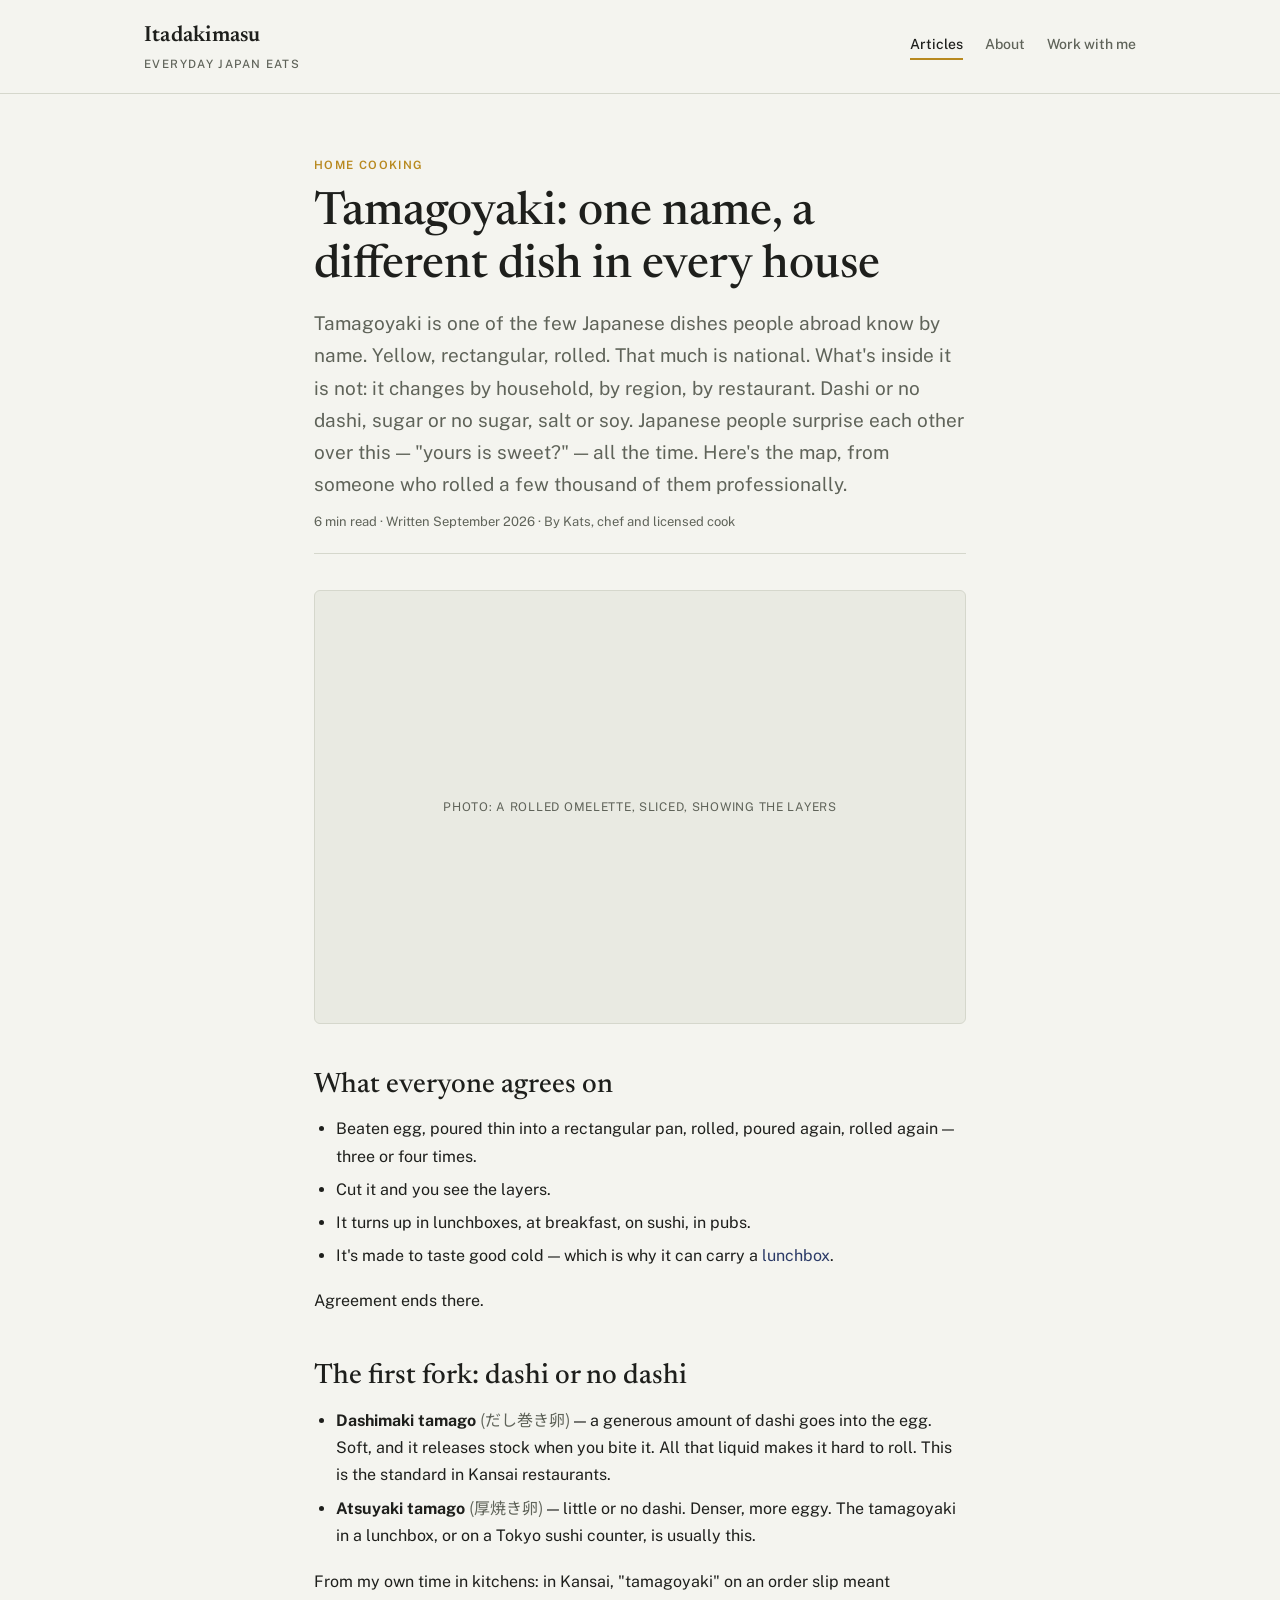
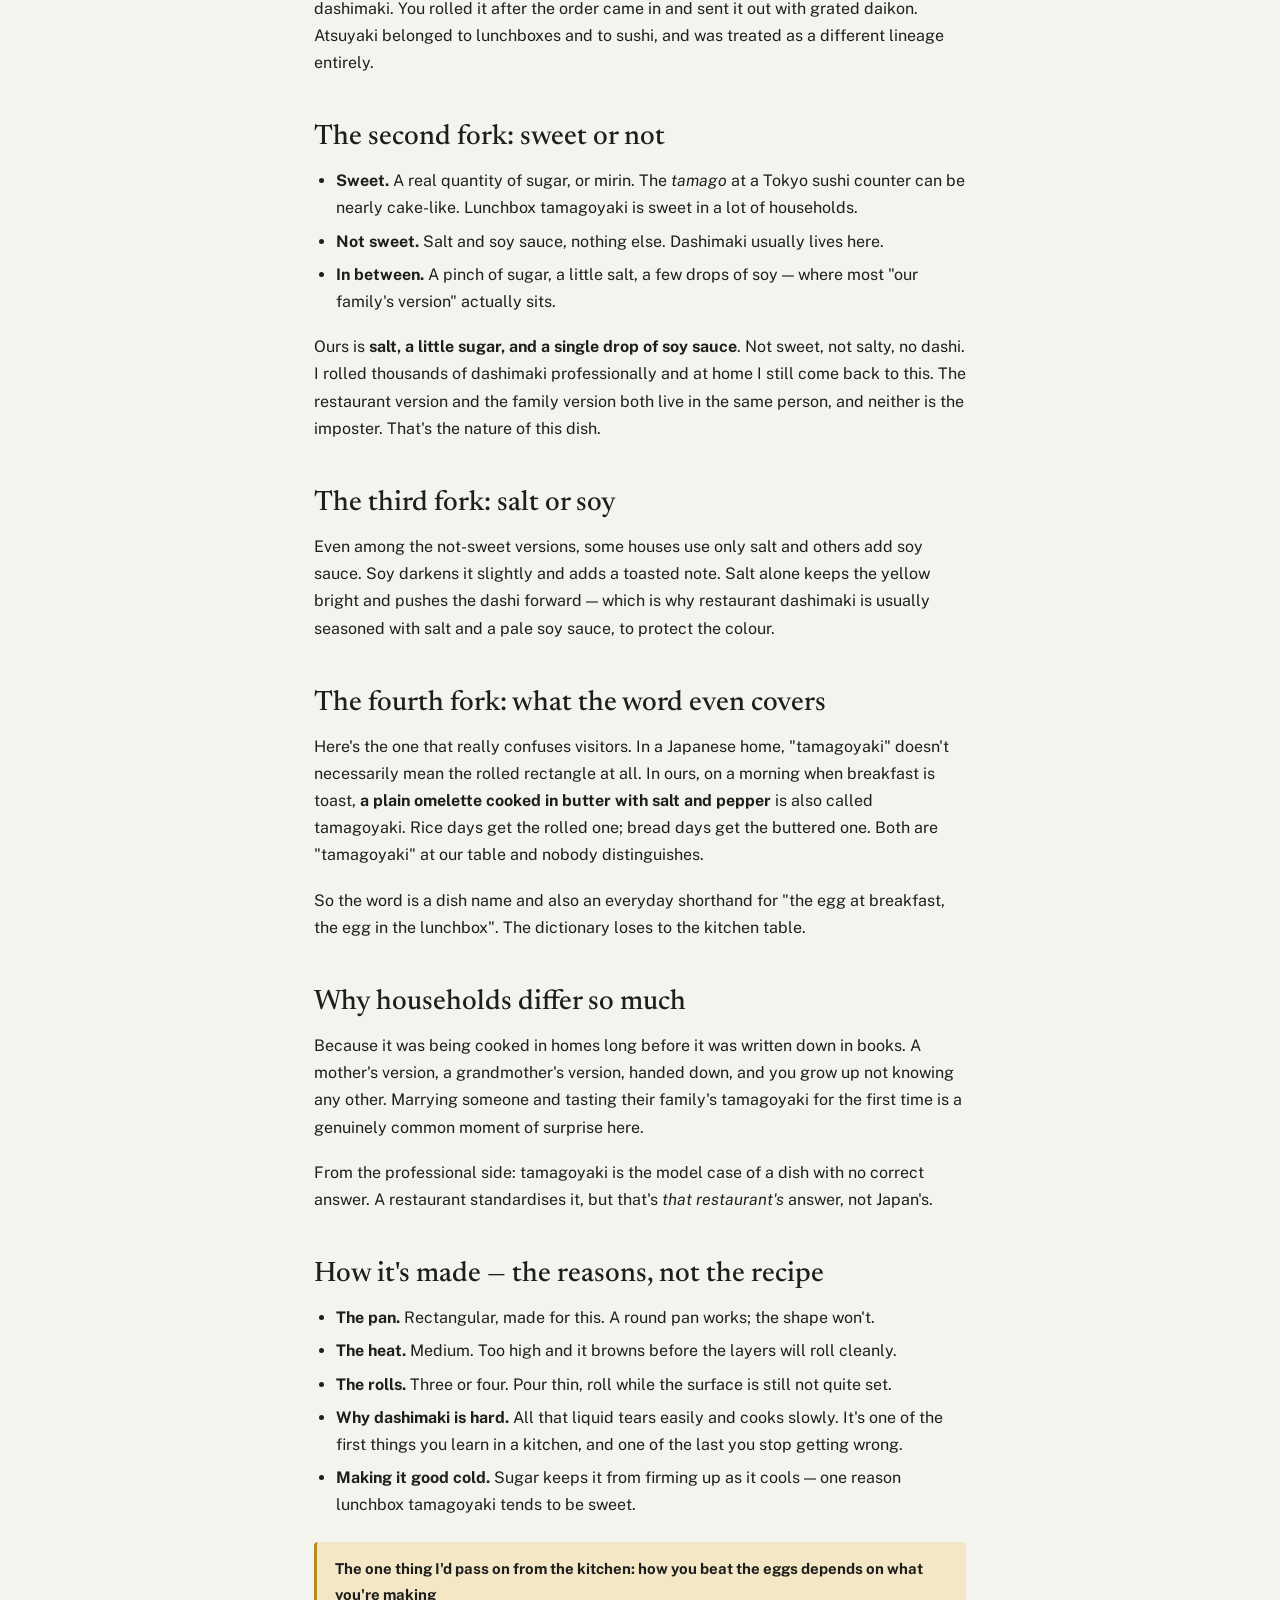
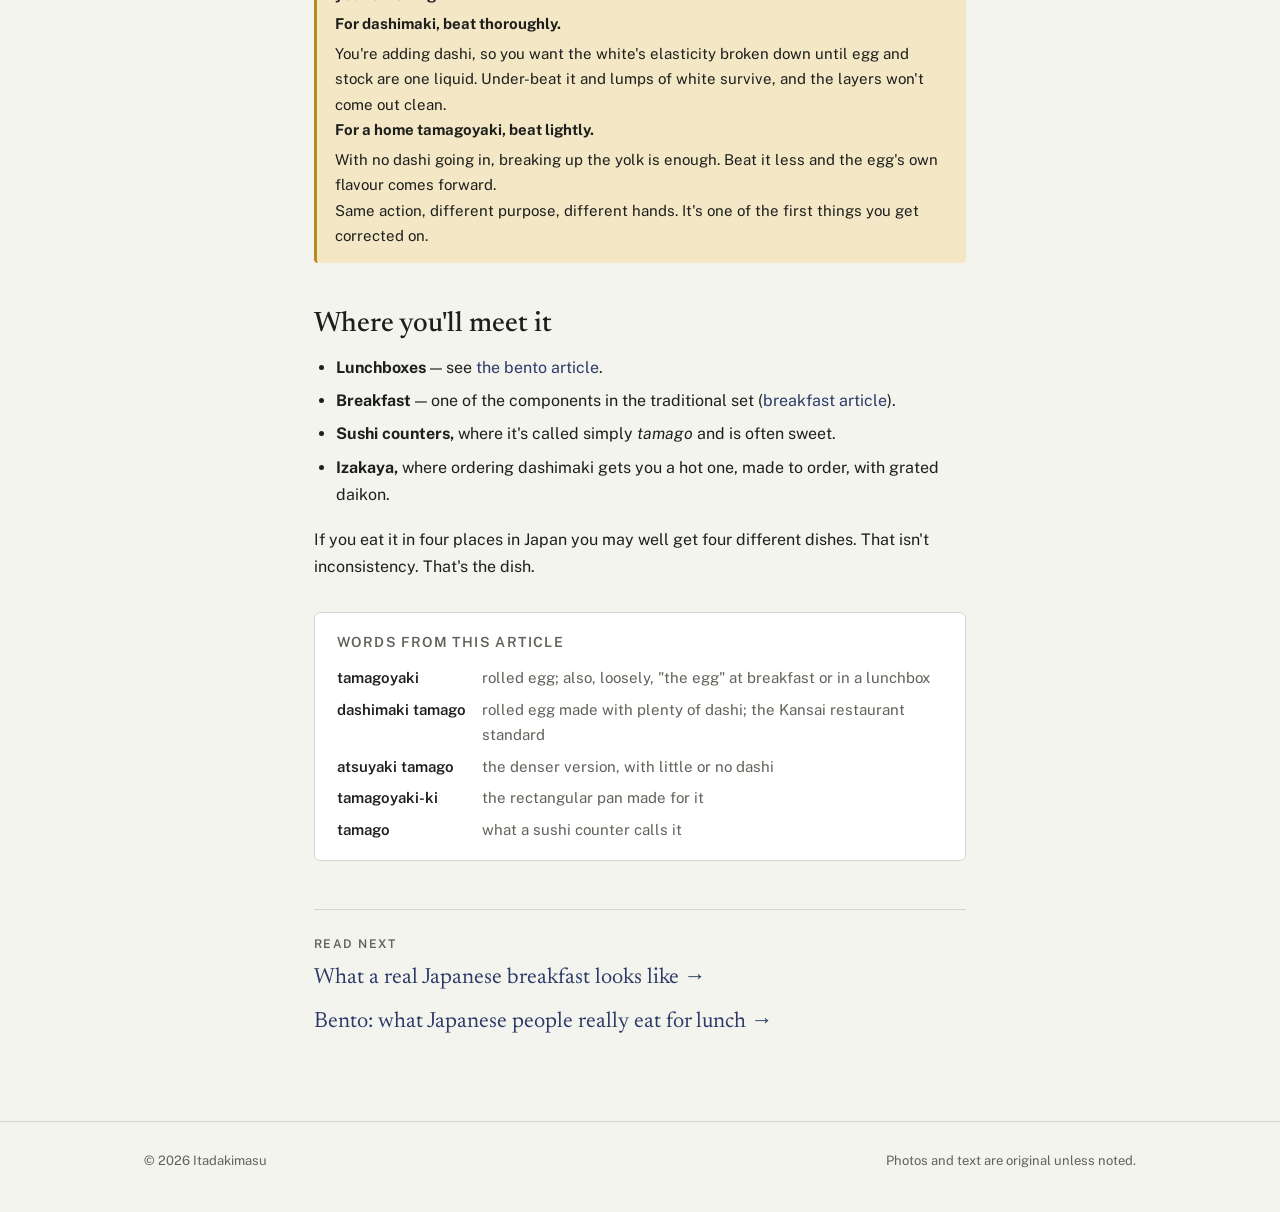
<file: articles/tamagoyaki.html>
<!doctype html>
<html lang="en">
<head>
<meta charset="utf-8">
<meta name="viewport" content="width=device-width, initial-scale=1">
<title>Tamagoyaki: one name, a different dish in every house — Itadakimasu</title>
<meta name="description" content="Japanese rolled omelette: dashimaki versus atsuyaki, sweet versus savoury, Kansai versus Kanto, and why every household's tamagoyaki is different. From a chef with more than a decade in Japanese kitchens.">
<link rel="preconnect" href="https://fonts.googleapis.com">
<link rel="stylesheet" href="https://fonts.googleapis.com/css2?family=Newsreader:ital,opsz,wght@0,6..72,400;0,6..72,500;0,6..72,600;1,6..72,400&family=Public+Sans:wght@400;500;600&family=Noto+Sans+JP:wght@400;500&display=swap">
<link rel="stylesheet" href="../css/style.css">
</head>
<body>

<header class="site-header">
  <div class="container">
    <a class="brand" href="../index.html">Itadakimasu<small>Everyday Japan Eats</small></a>
    <nav class="nav" aria-label="Main">
      <a href="../index.html" aria-current="page">Articles</a>
      <a href="../about.html">About</a>
      <a href="../work-with-me.html">Work with me</a>
    </nav>
  </div>
</header>

<main class="article">
  <span class="tag">Home cooking</span>
  <h1>Tamagoyaki: one name, a different dish in every house</h1>
  <p class="lede">Tamagoyaki is one of the few Japanese dishes people abroad know by name. Yellow, rectangular, rolled. That much is national. What's inside it is not: it changes by household, by region, by restaurant. Dashi or no dashi, sugar or no sugar, salt or soy. Japanese people surprise each other over this — "yours is sweet?" — all the time. Here's the map, from someone who rolled a few thousand of them professionally.</p>
  <p class="meta">6 min read · Written September 2026 · By Kats, chef and licensed cook</p>

  <div class="photo">Photo: a rolled omelette, sliced, showing the layers</div>

  <h2>What everyone agrees on</h2>
  <ul>
    <li>Beaten egg, poured thin into a rectangular pan, rolled, poured again, rolled again — three or four times.</li>
    <li>Cut it and you see the layers.</li>
    <li>It turns up in lunchboxes, at breakfast, on sushi, in pubs.</li>
    <li>It's made to taste good cold — which is why it can carry a <a href="bento.html">lunchbox</a>.</li>
  </ul>
  <p>Agreement ends there.</p>

  <h2>The first fork: dashi or no dashi</h2>
  <ul>
    <li><strong>Dashimaki tamago</strong> <span class="jp">(だし巻き卵)</span> — a generous amount of dashi goes into the egg. Soft, and it releases stock when you bite it. All that liquid makes it hard to roll. This is the standard in Kansai restaurants.</li>
    <li><strong>Atsuyaki tamago</strong> <span class="jp">(厚焼き卵)</span> — little or no dashi. Denser, more eggy. The tamagoyaki in a lunchbox, or on a Tokyo sushi counter, is usually this.</li>
  </ul>
  <p>From my own time in kitchens: in Kansai, "tamagoyaki" on an order slip meant dashimaki. You rolled it after the order came in and sent it out with grated daikon. Atsuyaki belonged to lunchboxes and to sushi, and was treated as a different lineage entirely.</p>

  <h2>The second fork: sweet or not</h2>
  <ul>
    <li><strong>Sweet.</strong> A real quantity of sugar, or mirin. The <em>tamago</em> at a Tokyo sushi counter can be nearly cake-like. Lunchbox tamagoyaki is sweet in a lot of households.</li>
    <li><strong>Not sweet.</strong> Salt and soy sauce, nothing else. Dashimaki usually lives here.</li>
    <li><strong>In between.</strong> A pinch of sugar, a little salt, a few drops of soy — where most "our family's version" actually sits.</li>
  </ul>
  <p>Ours is <strong>salt, a little sugar, and a single drop of soy sauce</strong>. Not sweet, not salty, no dashi. I rolled thousands of dashimaki professionally and at home I still come back to this. The restaurant version and the family version both live in the same person, and neither is the imposter. That's the nature of this dish.</p>

  <h2>The third fork: salt or soy</h2>
  <p>Even among the not-sweet versions, some houses use only salt and others add soy sauce. Soy darkens it slightly and adds a toasted note. Salt alone keeps the yellow bright and pushes the dashi forward — which is why restaurant dashimaki is usually seasoned with salt and a pale soy sauce, to protect the colour.</p>

  <h2>The fourth fork: what the word even covers</h2>
  <p>Here's the one that really confuses visitors. In a Japanese home, "tamagoyaki" doesn't necessarily mean the rolled rectangle at all. In ours, on a morning when breakfast is toast, <strong>a plain omelette cooked in butter with salt and pepper</strong> is also called tamagoyaki. Rice days get the rolled one; bread days get the buttered one. Both are "tamagoyaki" at our table and nobody distinguishes.</p>
  <p>So the word is a dish name and also an everyday shorthand for "the egg at breakfast, the egg in the lunchbox". The dictionary loses to the kitchen table.</p>

  <h2>Why households differ so much</h2>
  <p>Because it was being cooked in homes long before it was written down in books. A mother's version, a grandmother's version, handed down, and you grow up not knowing any other. Marrying someone and tasting their family's tamagoyaki for the first time is a genuinely common moment of surprise here.</p>
  <p>From the professional side: tamagoyaki is the model case of a dish with no correct answer. A restaurant standardises it, but that's <em>that restaurant's</em> answer, not Japan's.</p>

  <h2>How it's made — the reasons, not the recipe</h2>
  <ul>
    <li><strong>The pan.</strong> Rectangular, made for this. A round pan works; the shape won't.</li>
    <li><strong>The heat.</strong> Medium. Too high and it browns before the layers will roll cleanly.</li>
    <li><strong>The rolls.</strong> Three or four. Pour thin, roll while the surface is still not quite set.</li>
    <li><strong>Why dashimaki is hard.</strong> All that liquid tears easily and cooks slowly. It's one of the first things you learn in a kitchen, and one of the last you stop getting wrong.</li>
    <li><strong>Making it good cold.</strong> Sugar keeps it from firming up as it cools — one reason lunchbox tamagoyaki tends to be sweet.</li>
  </ul>

  <div class="callout">
    <strong>The one thing I'd pass on from the kitchen: how you beat the eggs depends on what you're making</strong>
    <strong>For dashimaki, beat thoroughly.</strong> You're adding dashi, so you want the white's elasticity broken down until egg and stock are one liquid. Under-beat it and lumps of white survive, and the layers won't come out clean.<br>
    <strong>For a home tamagoyaki, beat lightly.</strong> With no dashi going in, breaking up the yolk is enough. Beat it less and the egg's own flavour comes forward.<br>
    Same action, different purpose, different hands. It's one of the first things you get corrected on.
  </div>

  <h2>Where you'll meet it</h2>
  <ul>
    <li><strong>Lunchboxes</strong> — see <a href="bento.html">the bento article</a>.</li>
    <li><strong>Breakfast</strong> — one of the components in the traditional set (<a href="japanese-breakfast.html">breakfast article</a>).</li>
    <li><strong>Sushi counters,</strong> where it's called simply <em>tamago</em> and is often sweet.</li>
    <li><strong>Izakaya,</strong> where ordering dashimaki gets you a hot one, made to order, with grated daikon.</li>
  </ul>
  <p>If you eat it in four places in Japan you may well get four different dishes. That isn't inconsistency. That's the dish.</p>

  <div class="glossary">
    <h3>Words from this article</h3>
    <dl>
      <dt>tamagoyaki</dt><dd>rolled egg; also, loosely, "the egg" at breakfast or in a lunchbox</dd>
      <dt>dashimaki tamago</dt><dd>rolled egg made with plenty of dashi; the Kansai restaurant standard</dd>
      <dt>atsuyaki tamago</dt><dd>the denser version, with little or no dashi</dd>
      <dt>tamagoyaki-ki</dt><dd>the rectangular pan made for it</dd>
      <dt>tamago</dt><dd>what a sushi counter calls it</dd>
    </dl>
  </div>

  <div class="next-read">
    <span>Read next</span>
    <a href="japanese-breakfast.html">What a real Japanese breakfast looks like →</a>
    <a href="bento.html">Bento: what Japanese people really eat for lunch →</a>
  </div>
</main>

<footer class="site-footer">
  <div class="container">
    <span>© 2026 Itadakimasu</span>
    <span>Photos and text are original unless noted.</span>
  </div>
</footer>

</body>
</html>
</file>
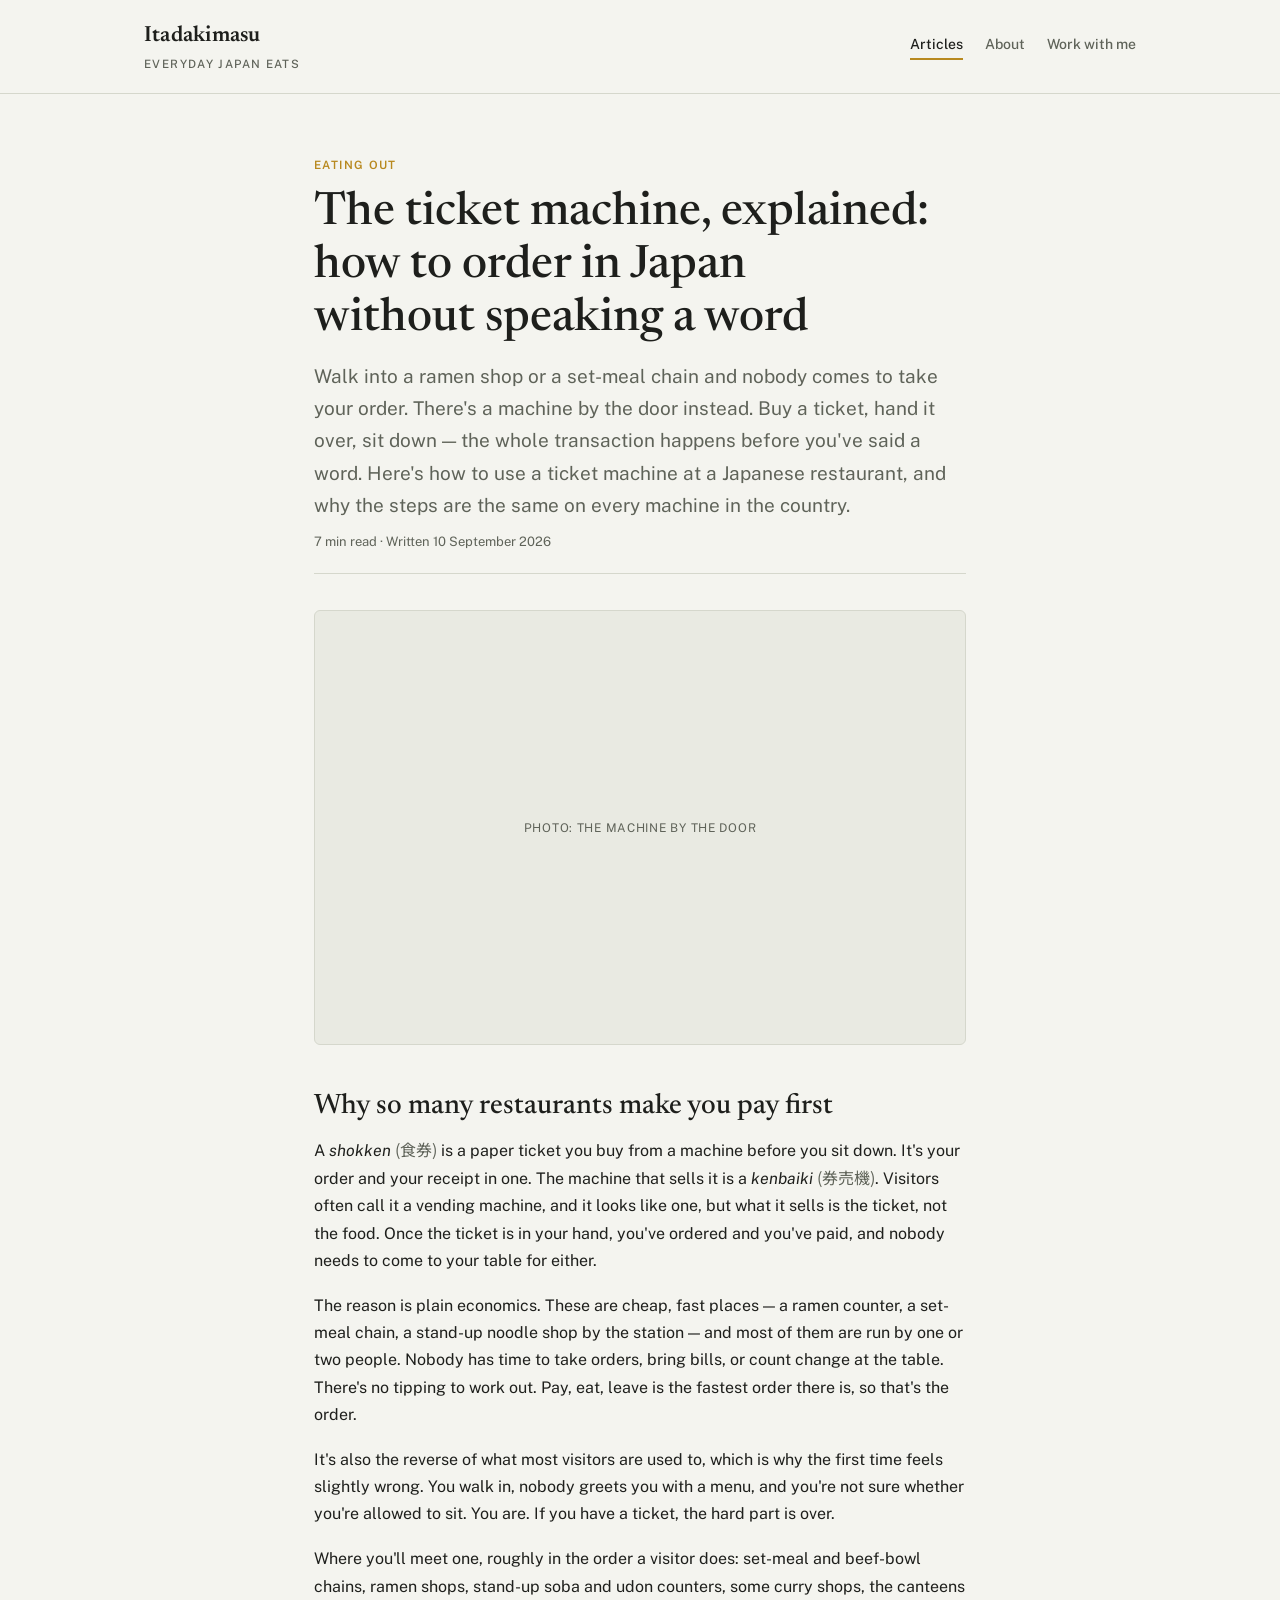
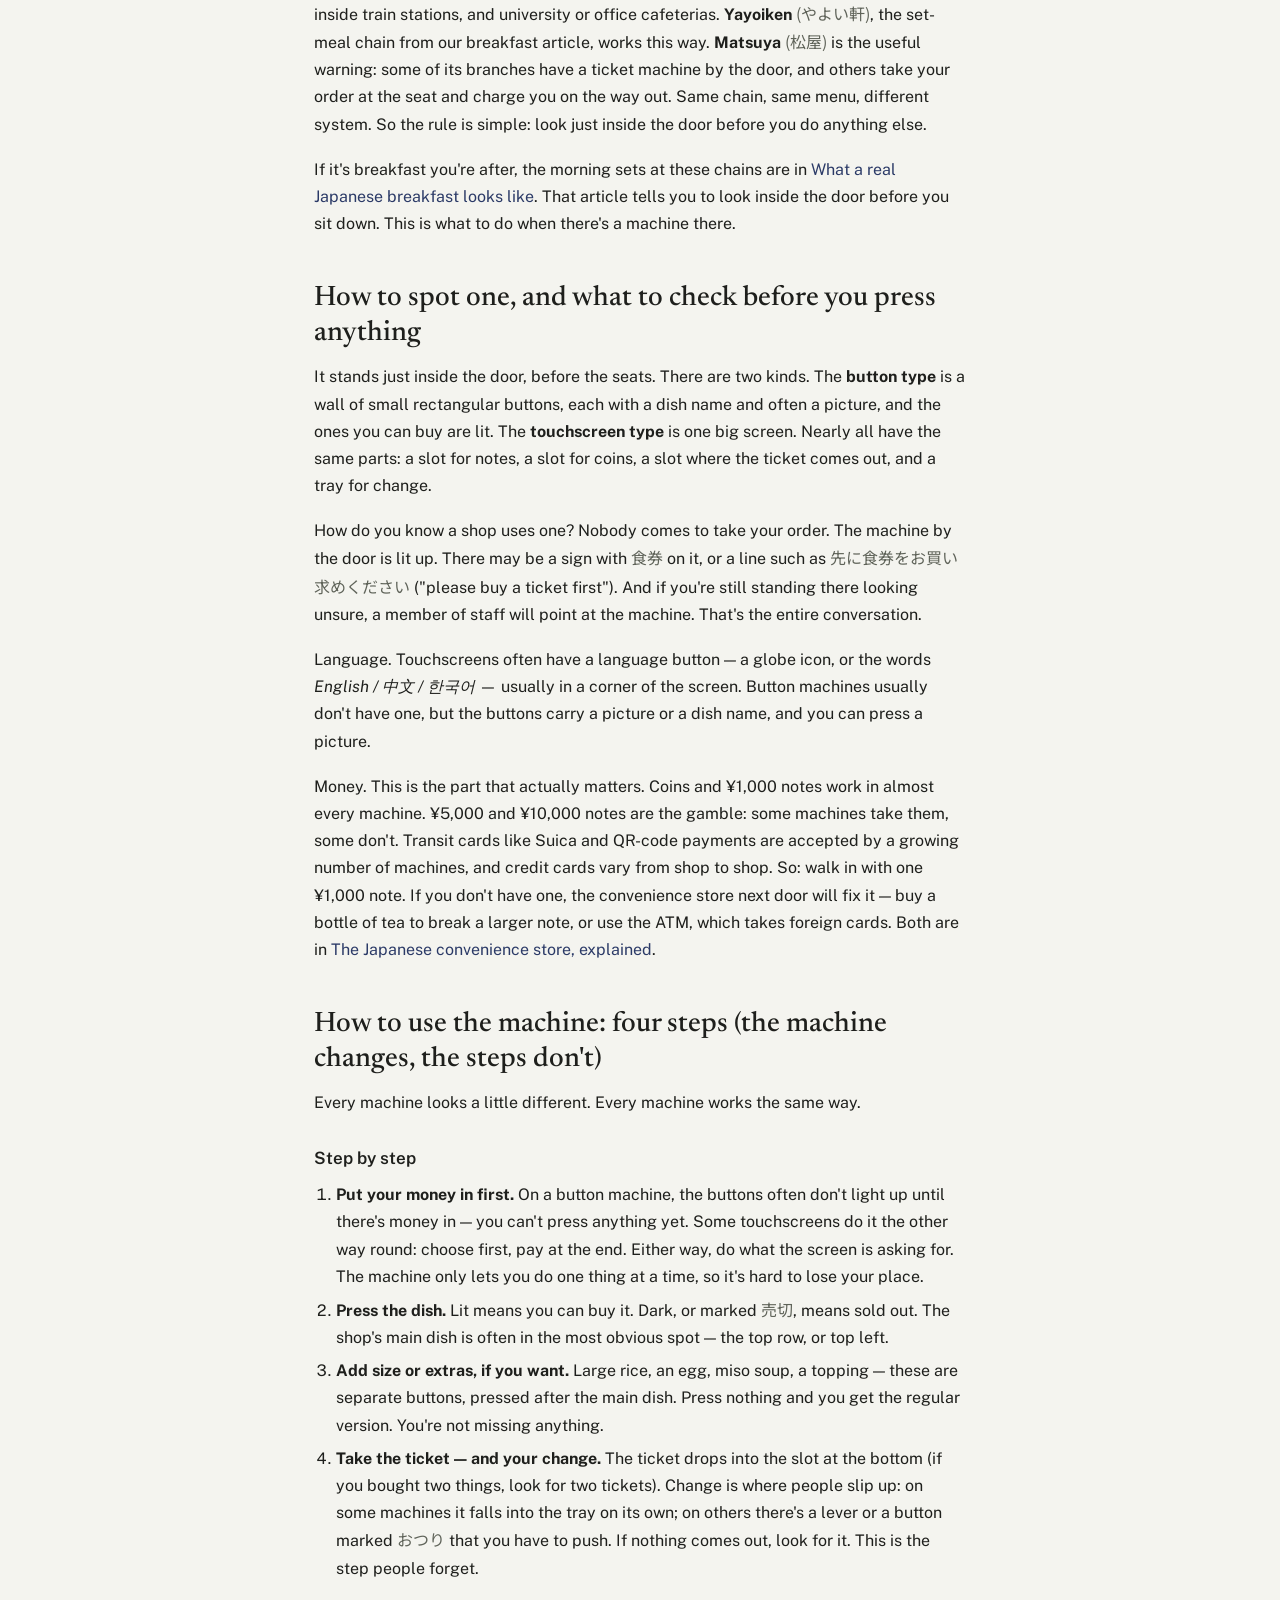
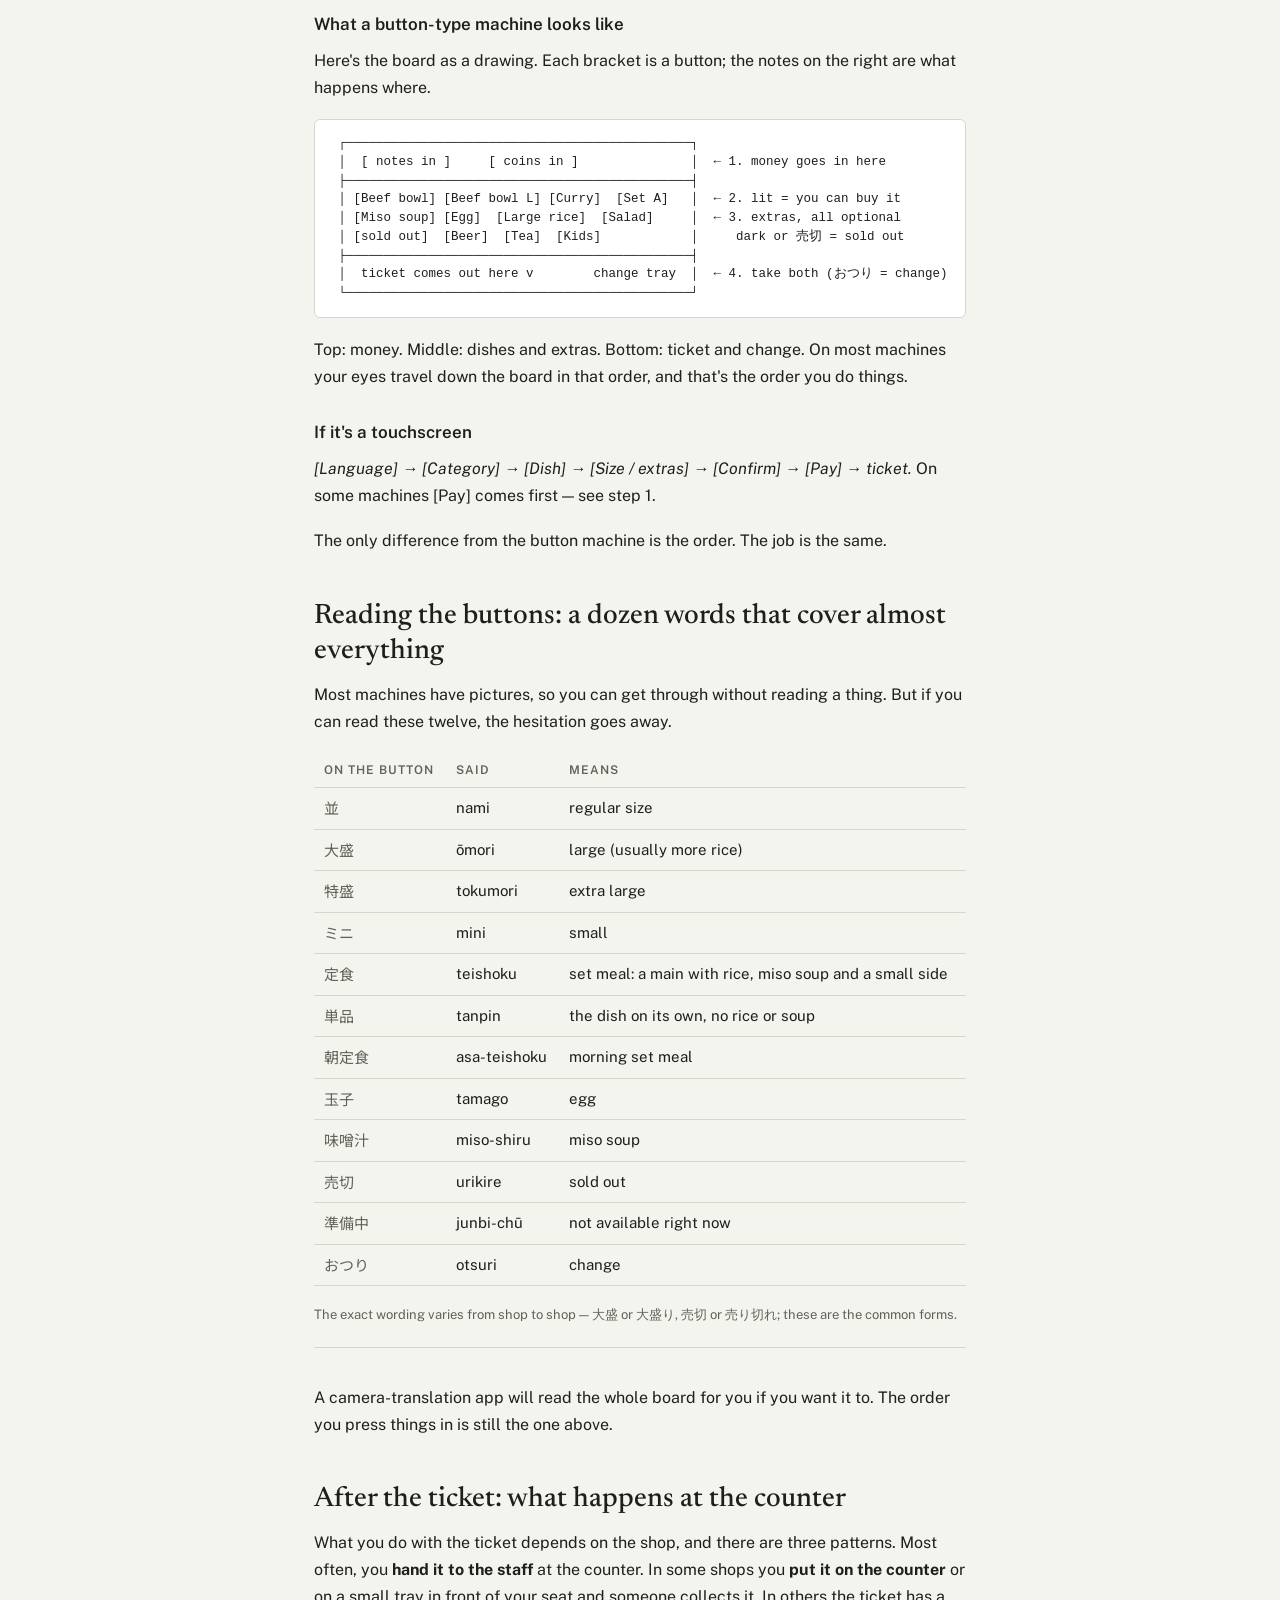
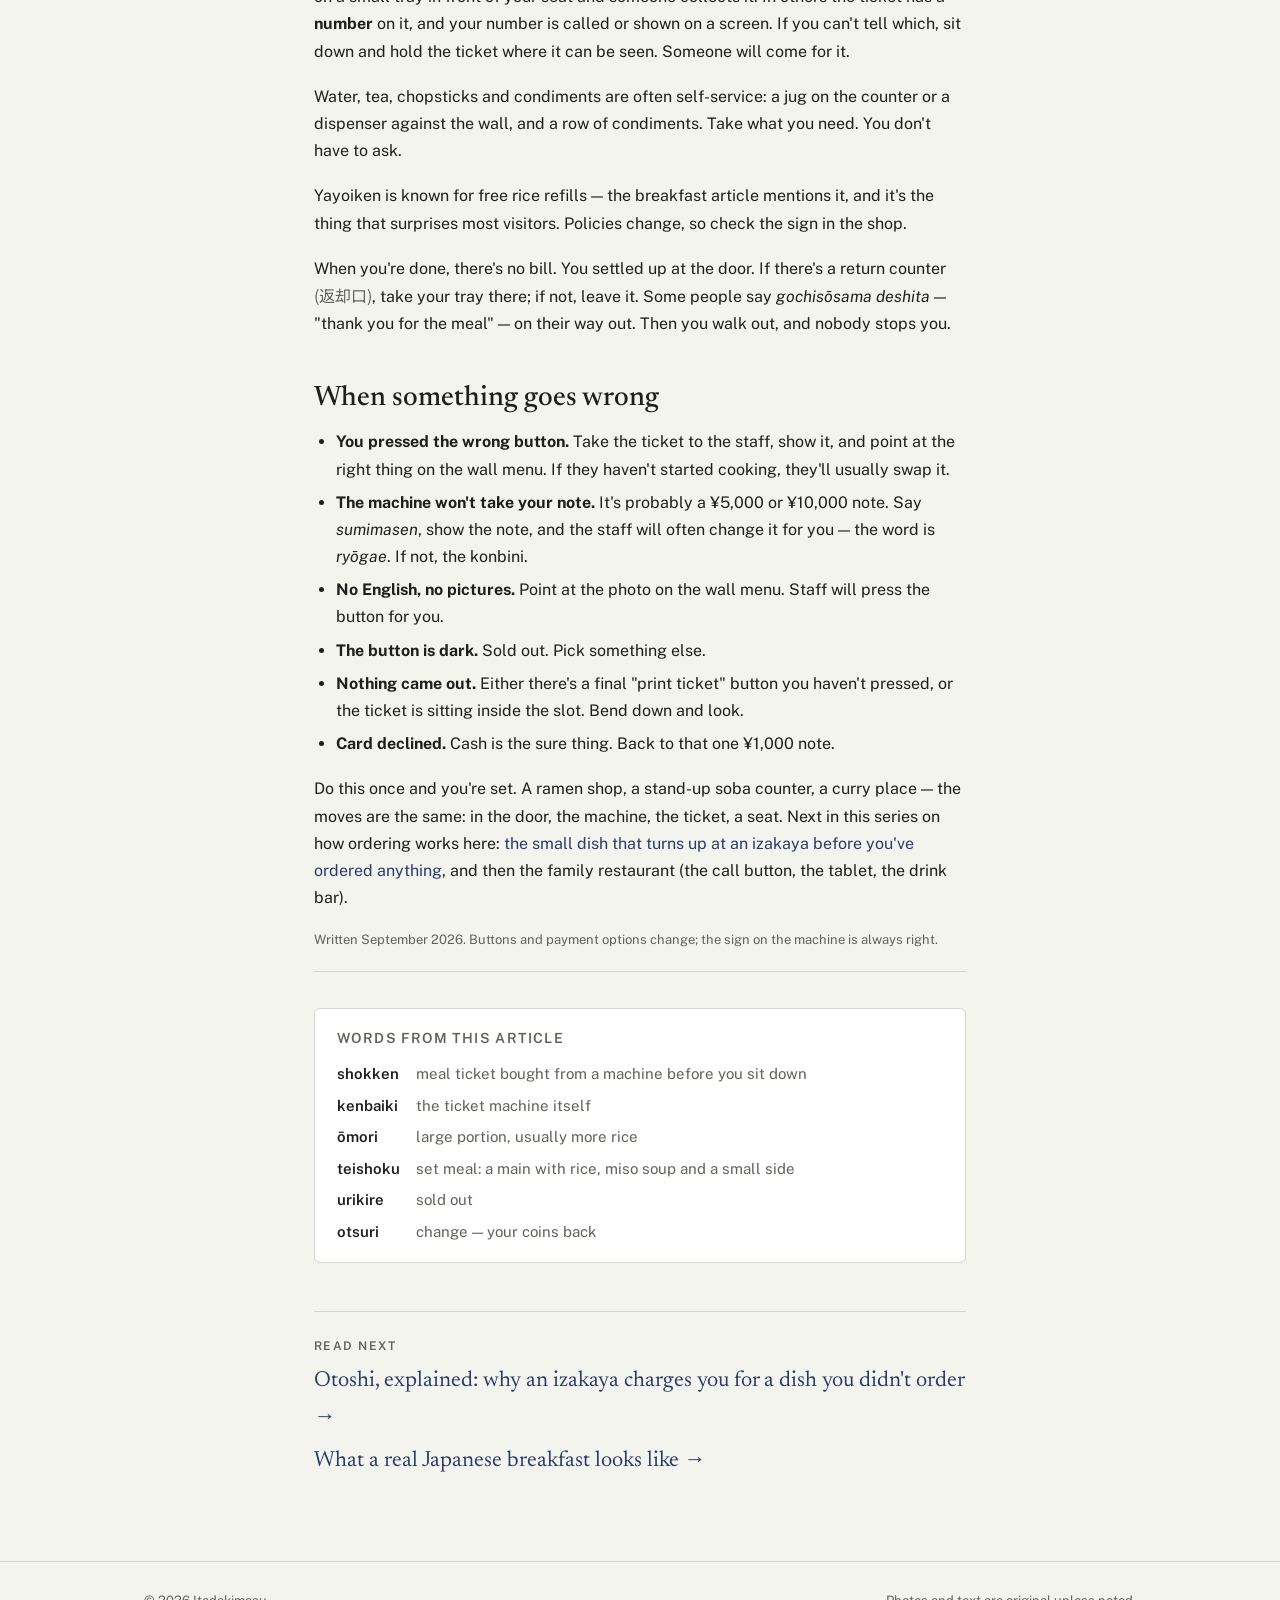
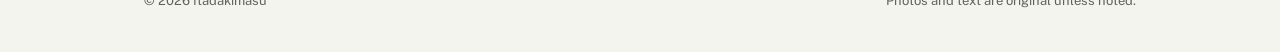
<file: articles/ticket-machine.html>
<!doctype html>
<html lang="en">
<head>
<meta charset="utf-8">
<meta name="viewport" content="width=device-width, initial-scale=1">
<title>How to use a ticket machine at a Japanese restaurant — Itadakimasu</title>
<meta name="description" content="How to use a ticket machine at a Japanese restaurant: where the money goes, which button to press, and what to do with the ticket. Same steps everywhere.">
<link rel="preconnect" href="https://fonts.googleapis.com">
<link rel="stylesheet" href="https://fonts.googleapis.com/css2?family=Newsreader:ital,opsz,wght@0,6..72,400;0,6..72,500;0,6..72,600;1,6..72,400&family=Public+Sans:wght@400;500;600&family=Noto+Sans+JP:wght@400;500&display=swap">
<link rel="stylesheet" href="../css/style.css">
</head>
<body>

<header class="site-header">
  <div class="container">
    <a class="brand" href="../index.html">Itadakimasu<small>Everyday Japan Eats</small></a>
    <nav class="nav" aria-label="Main">
      <a href="../index.html" aria-current="page">Articles</a>
      <a href="../about.html">About</a>
      <a href="../work-with-me.html">Work with me</a>
    </nav>
  </div>
</header>

<main class="article">
  <span class="tag">Eating out</span>
  <h1>The ticket machine, explained: how to order in Japan without speaking a word</h1>
  <p class="lede">Walk into a ramen shop or a set-meal chain and nobody comes to take your order. There's a machine by the door instead. Buy a ticket, hand it over, sit down — the whole transaction happens before you've said a word. Here's how to use a ticket machine at a Japanese restaurant, and why the steps are the same on every machine in the country.</p>
  <p class="meta">7 min read · Written 10 September 2026</p>

  <div class="photo">Photo: the machine by the door</div>

  <h2>Why so many restaurants make you pay first</h2>
  <p>A <em>shokken</em> <span class="jp">(食券)</span> is a paper ticket you buy from a machine before you sit down. It's your order and your receipt in one. The machine that sells it is a <em>kenbaiki</em> <span class="jp">(券売機)</span>. Visitors often call it a vending machine, and it looks like one, but what it sells is the ticket, not the food. Once the ticket is in your hand, you've ordered and you've paid, and nobody needs to come to your table for either.</p>
  <p>The reason is plain economics. These are cheap, fast places — a ramen counter, a set-meal chain, a stand-up noodle shop by the station — and most of them are run by one or two people. Nobody has time to take orders, bring bills, or count change at the table. There's no tipping to work out. Pay, eat, leave is the fastest order there is, so that's the order.</p>
  <p>It's also the reverse of what most visitors are used to, which is why the first time feels slightly wrong. You walk in, nobody greets you with a menu, and you're not sure whether you're allowed to sit. You are. If you have a ticket, the hard part is over.</p>
  <p>Where you'll meet one, roughly in the order a visitor does: set-meal and beef-bowl chains, ramen shops, stand-up soba and udon counters, some curry shops, the canteens inside train stations, and university or office cafeterias. <strong>Yayoiken</strong> <span class="jp">(やよい軒)</span>, the set-meal chain from our breakfast article, works this way. <strong>Matsuya</strong> <span class="jp">(松屋)</span> is the useful warning: some of its branches have a ticket machine by the door, and others take your order at the seat and charge you on the way out. Same chain, same menu, different system. So the rule is simple: look just inside the door before you do anything else.</p>
  <p>If it's breakfast you're after, the morning sets at these chains are in <a href="japanese-breakfast.html">What a real Japanese breakfast looks like</a>. That article tells you to look inside the door before you sit down. This is what to do when there's a machine there.</p>

  <h2>How to spot one, and what to check before you press anything</h2>
  <p>It stands just inside the door, before the seats. There are two kinds. The <strong>button type</strong> is a wall of small rectangular buttons, each with a dish name and often a picture, and the ones you can buy are lit. The <strong>touchscreen type</strong> is one big screen. Nearly all have the same parts: a slot for notes, a slot for coins, a slot where the ticket comes out, and a tray for change.</p>
  <p>How do you know a shop uses one? Nobody comes to take your order. The machine by the door is lit up. There may be a sign with <span class="jp">食券</span> on it, or a line such as <span class="jp">先に食券をお買い求めください</span> ("please buy a ticket first"). And if you're still standing there looking unsure, a member of staff will point at the machine. That's the entire conversation.</p>
  <p>Language. Touchscreens often have a language button — a globe icon, or the words <em>English / 中文 / 한국어</em> — usually in a corner of the screen. Button machines usually don't have one, but the buttons carry a picture or a dish name, and you can press a picture.</p>
  <p>Money. This is the part that actually matters. Coins and ¥1,000 notes work in almost every machine. ¥5,000 and ¥10,000 notes are the gamble: some machines take them, some don't. Transit cards like Suica and QR-code payments are accepted by a growing number of machines, and credit cards vary from shop to shop. So: walk in with one ¥1,000 note. If you don't have one, the convenience store next door will fix it — buy a bottle of tea to break a larger note, or use the ATM, which takes foreign cards. Both are in <a href="konbini-guide.html">The Japanese convenience store, explained</a>.</p>

  <h2>How to use the machine: four steps (the machine changes, the steps don't)</h2>
  <p>Every machine looks a little different. Every machine works the same way.</p>

  <h3>Step by step</h3>
  <ol>
    <li><strong>Put your money in first.</strong> On a button machine, the buttons often don't light up until there's money in — you can't press anything yet. Some touchscreens do it the other way round: choose first, pay at the end. Either way, do what the screen is asking for. The machine only lets you do one thing at a time, so it's hard to lose your place.</li>
    <li><strong>Press the dish.</strong> Lit means you can buy it. Dark, or marked <span class="jp">売切</span>, means sold out. The shop's main dish is often in the most obvious spot — the top row, or top left.</li>
    <li><strong>Add size or extras, if you want.</strong> Large rice, an egg, miso soup, a topping — these are separate buttons, pressed after the main dish. Press nothing and you get the regular version. You're not missing anything.</li>
    <li><strong>Take the ticket — and your change.</strong> The ticket drops into the slot at the bottom (if you bought two things, look for two tickets). Change is where people slip up: on some machines it falls into the tray on its own; on others there's a lever or a button marked <span class="jp">おつり</span> that you have to push. If nothing comes out, look for it. This is the step people forget.</li>
  </ol>

  <h3>What a button-type machine looks like</h3>
  <p>Here's the board as a drawing. Each bracket is a button; the notes on the right are what happens where.</p>
<pre>
 ┌──────────────────────────────────────────────┐
 │  [ notes in ]     [ coins in ]               │  ← 1. money goes in here
 ├──────────────────────────────────────────────┤
 │ [Beef bowl] [Beef bowl L] [Curry]  [Set A]   │  ← 2. lit = you can buy it
 │ [Miso soup] [Egg]  [Large rice]  [Salad]     │  ← 3. extras, all optional
 │ [sold out]  [Beer]  [Tea]  [Kids]            │     dark or 売切 = sold out
 ├──────────────────────────────────────────────┤
 │  ticket comes out here v        change tray  │  ← 4. take both (おつり = change)
 └──────────────────────────────────────────────┘</pre>
  <p>Top: money. Middle: dishes and extras. Bottom: ticket and change. On most machines your eyes travel down the board in that order, and that's the order you do things.</p>

  <h3>If it's a touchscreen</h3>
  <p><em>[Language] → [Category] → [Dish] → [Size / extras] → [Confirm] → [Pay] → ticket.</em> On some machines [Pay] comes first — see step 1.</p>
  <p>The only difference from the button machine is the order. The job is the same.</p>

  <h2>Reading the buttons: a dozen words that cover almost everything</h2>
  <p>Most machines have pictures, so you can get through without reading a thing. But if you can read these twelve, the hesitation goes away.</p>
  <table>
    <thead><tr><th>On the button</th><th>Said</th><th>Means</th></tr></thead>
    <tbody>
      <tr><td><span class="jp">並</span></td><td>nami</td><td>regular size</td></tr>
      <tr><td><span class="jp">大盛</span></td><td>ōmori</td><td>large (usually more rice)</td></tr>
      <tr><td><span class="jp">特盛</span></td><td>tokumori</td><td>extra large</td></tr>
      <tr><td><span class="jp">ミニ</span></td><td>mini</td><td>small</td></tr>
      <tr><td><span class="jp">定食</span></td><td>teishoku</td><td>set meal: a main with rice, miso soup and a small side</td></tr>
      <tr><td><span class="jp">単品</span></td><td>tanpin</td><td>the dish on its own, no rice or soup</td></tr>
      <tr><td><span class="jp">朝定食</span></td><td>asa-teishoku</td><td>morning set meal</td></tr>
      <tr><td><span class="jp">玉子</span></td><td>tamago</td><td>egg</td></tr>
      <tr><td><span class="jp">味噌汁</span></td><td>miso-shiru</td><td>miso soup</td></tr>
      <tr><td><span class="jp">売切</span></td><td>urikire</td><td>sold out</td></tr>
      <tr><td><span class="jp">準備中</span></td><td>junbi-chū</td><td>not available right now</td></tr>
      <tr><td><span class="jp">おつり</span></td><td>otsuri</td><td>change</td></tr>
    </tbody>
  </table>
  <p class="meta" style="margin-top:0">The exact wording varies from shop to shop — 大盛 or 大盛り, 売切 or 売り切れ; these are the common forms.</p>
  <p>A camera-translation app will read the whole board for you if you want it to. The order you press things in is still the one above.</p>

  <h2>After the ticket: what happens at the counter</h2>
  <p>What you do with the ticket depends on the shop, and there are three patterns. Most often, you <strong>hand it to the staff</strong> at the counter. In some shops you <strong>put it on the counter</strong> or on a small tray in front of your seat and someone collects it. In others the ticket has a <strong>number</strong> on it, and your number is called or shown on a screen. If you can't tell which, sit down and hold the ticket where it can be seen. Someone will come for it.</p>
  <p>Water, tea, chopsticks and condiments are often self-service: a jug on the counter or a dispenser against the wall, and a row of condiments. Take what you need. You don't have to ask.</p>
  <p>Yayoiken is known for free rice refills — the breakfast article mentions it, and it's the thing that surprises most visitors. Policies change, so check the sign in the shop.</p>
  <p>When you're done, there's no bill. You settled up at the door. If there's a return counter <span class="jp">(返却口)</span>, take your tray there; if not, leave it. Some people say <em>gochisōsama deshita</em> — "thank you for the meal" — on their way out. Then you walk out, and nobody stops you.</p>

  <h2>When something goes wrong</h2>
  <ul>
    <li><strong>You pressed the wrong button.</strong> Take the ticket to the staff, show it, and point at the right thing on the wall menu. If they haven't started cooking, they'll usually swap it.</li>
    <li><strong>The machine won't take your note.</strong> It's probably a ¥5,000 or ¥10,000 note. Say <em>sumimasen</em>, show the note, and the staff will often change it for you — the word is <em>ryōgae</em>. If not, the konbini.</li>
    <li><strong>No English, no pictures.</strong> Point at the photo on the wall menu. Staff will press the button for you.</li>
    <li><strong>The button is dark.</strong> Sold out. Pick something else.</li>
    <li><strong>Nothing came out.</strong> Either there's a final "print ticket" button you haven't pressed, or the ticket is sitting inside the slot. Bend down and look.</li>
    <li><strong>Card declined.</strong> Cash is the sure thing. Back to that one ¥1,000 note.</li>
  </ul>
  <p>Do this once and you're set. A ramen shop, a stand-up soba counter, a curry place — the moves are the same: in the door, the machine, the ticket, a seat. Next in this series on how ordering works here: <a href="izakaya-otoshi.html">the small dish that turns up at an izakaya before you've ordered anything</a>, and then the family restaurant (the call button, the tablet, the drink bar).</p>
  <p class="meta" style="margin-top:0">Written September 2026. Buttons and payment options change; the sign on the machine is always right.</p>

  <div class="glossary">
    <h3>Words from this article</h3>
    <dl>
      <dt>shokken</dt><dd>meal ticket bought from a machine before you sit down</dd>
      <dt>kenbaiki</dt><dd>the ticket machine itself</dd>
      <dt>ōmori</dt><dd>large portion, usually more rice</dd>
      <dt>teishoku</dt><dd>set meal: a main with rice, miso soup and a small side</dd>
      <dt>urikire</dt><dd>sold out</dd>
      <dt>otsuri</dt><dd>change — your coins back</dd>
    </dl>
  </div>

  <div class="next-read">
    <span>Read next</span>
    <a href="izakaya-otoshi.html">Otoshi, explained: why an izakaya charges you for a dish you didn't order →</a>
    <a href="japanese-breakfast.html">What a real Japanese breakfast looks like →</a>
  </div>
</main>

<footer class="site-footer">
  <div class="container">
    <span>© 2026 Itadakimasu</span>
    <span>Photos and text are original unless noted.</span>
  </div>
</footer>

</body>
</html>
</file>
<file: css/style.css>
/* Itadakimasu — site styles */
:root{
  --paper:#F4F4EF;
  --surface:#FFFFFF;
  --surface-2:#E9EAE2;
  --ink:#1E1F1C;
  --ink-soft:#5F6359;
  --line:#D5D7CC;
  --indigo:#2B3A67;
  --indigo-soft:#DDE2EF;
  --kinako:#B8891F;
  --kinako-soft:#F3E7C6;
}
@media (prefers-color-scheme: dark){
  :root{
    --paper:#151614;
    --surface:#1D1E1B;
    --surface-2:#262823;
    --ink:#ECECE6;
    --ink-soft:#9DA196;
    --line:#33362F;
    --indigo:#93A4D6;
    --indigo-soft:#232B45;
    --kinako:#D9AC45;
    --kinako-soft:#3A2E12;
  }
}
*{box-sizing:border-box}
html{scroll-behavior:smooth}
body{
  margin:0;background:var(--paper);color:var(--ink);
  font-family:"Public Sans","Helvetica Neue",Arial,sans-serif;
  font-size:16px;line-height:1.7;
}
a{color:var(--indigo);text-decoration:none}
a:hover{text-decoration:underline}
a:focus-visible,button:focus-visible{outline:2px solid var(--indigo);outline-offset:3px}
img{max-width:100%;height:auto;display:block}

.container{max-width:1040px;margin:0 auto;padding:0 24px}

/* header */
.site-header{border-bottom:1px solid var(--line);background:var(--paper)}
.site-header .container{display:flex;align-items:center;justify-content:space-between;gap:20px;padding-top:18px;padding-bottom:18px;flex-wrap:wrap}
.brand{font-family:"Newsreader",Georgia,serif;font-weight:600;font-size:22px;color:var(--ink);letter-spacing:.01em}
.brand small{display:block;font-family:"Public Sans",sans-serif;font-size:11.5px;font-weight:500;letter-spacing:.12em;text-transform:uppercase;color:var(--ink-soft)}
.nav{display:flex;gap:22px;font-size:14px;font-weight:500}
.nav a{color:var(--ink-soft)}
.nav a[aria-current="page"]{color:var(--ink);border-bottom:2px solid var(--kinako);padding-bottom:2px}

/* hero */
.hero{padding:64px 0 48px}
.hero .eyebrow{font-size:12px;font-weight:600;letter-spacing:.14em;text-transform:uppercase;color:var(--kinako);margin-bottom:14px}
.hero h1{font-family:"Newsreader",Georgia,serif;font-weight:500;font-size:clamp(34px,5vw,54px);line-height:1.15;margin:0 0 18px;text-wrap:balance;max-width:16ch}
.hero p{font-size:18px;color:var(--ink-soft);max-width:58ch;margin:0}

/* article cards */
.section-title{font-size:12px;font-weight:600;letter-spacing:.14em;text-transform:uppercase;color:var(--ink-soft);margin:0 0 18px;padding-top:24px;border-top:1px solid var(--line)}
.cards{display:grid;grid-template-columns:repeat(auto-fill,minmax(280px,1fr));gap:22px;margin-bottom:64px}
.card{background:var(--surface);border:1px solid var(--line);border-radius:6px;overflow:hidden;display:flex;flex-direction:column}
.card .photo{aspect-ratio:4/3;background:var(--surface-2);display:flex;align-items:center;justify-content:center;color:var(--ink-soft);font-size:12px;letter-spacing:.06em;text-transform:uppercase;border-bottom:1px solid var(--line)}
.card .body{padding:20px 22px 22px;display:flex;flex-direction:column;gap:8px;flex:1}
.card .tag{font-size:11px;font-weight:600;letter-spacing:.1em;text-transform:uppercase;color:var(--kinako)}
.card h2{font-family:"Newsreader",Georgia,serif;font-weight:500;font-size:23px;line-height:1.25;margin:0;text-wrap:balance}
.card h2 a{color:var(--ink)}
.card p{margin:0;color:var(--ink-soft);font-size:15px}
.card .meta{margin-top:auto;padding-top:10px;font-size:12.5px;color:var(--ink-soft)}

/* "Now in Japan" — dated, news-driven pieces */
.tag.now{color:var(--indigo)}
.now-list{display:grid;grid-template-columns:repeat(auto-fill,minmax(300px,1fr));gap:18px;margin-bottom:64px}
.now-item{border-left:3px solid var(--indigo);padding:4px 0 4px 18px;display:flex;flex-direction:column;gap:6px}
.now-item .date{font-size:12px;font-weight:600;letter-spacing:.08em;text-transform:uppercase;color:var(--indigo)}
.now-item h2{font-family:"Newsreader",Georgia,serif;font-weight:500;font-size:22px;line-height:1.3;margin:0;text-wrap:balance}
.now-item h2 a{color:var(--ink)}
.now-item p{margin:0;color:var(--ink-soft);font-size:15px}
.whats-new{background:var(--indigo-soft);border-radius:6px;padding:16px 20px;margin:28px 0;display:flex;flex-direction:column;gap:4px}
.whats-new .label{font-size:11.5px;font-weight:600;letter-spacing:.12em;text-transform:uppercase;color:var(--indigo)}
.whats-new a{font-family:"Newsreader",Georgia,serif;font-size:19px;color:var(--ink)}
.whats-new p{margin:0;font-size:14px;color:var(--ink-soft)}

/* about strip */
.about-strip{background:var(--indigo-soft);border-radius:6px;padding:28px 30px;margin-bottom:64px;display:grid;grid-template-columns:1fr auto;gap:20px;align-items:center}
.about-strip h2{font-family:"Newsreader",Georgia,serif;font-weight:500;font-size:24px;margin:0 0 6px}
.about-strip p{margin:0;color:var(--ink-soft);max-width:60ch}
.btn{display:inline-block;background:var(--indigo);color:#fff;padding:10px 18px;border-radius:4px;font-weight:600;font-size:14px;white-space:nowrap}
.btn:hover{text-decoration:none;filter:brightness(1.1)}

/* article page */
.article{max-width:700px;margin:0 auto;padding:56px 24px 80px}
.article .tag{font-size:11.5px;font-weight:600;letter-spacing:.12em;text-transform:uppercase;color:var(--kinako)}
.article h1{font-family:"Newsreader",Georgia,serif;font-weight:500;font-size:clamp(32px,4.5vw,46px);line-height:1.15;margin:10px 0 14px;text-wrap:balance}
.article .lede{font-size:19px;color:var(--ink-soft);margin:0 0 10px}
.article .meta{font-size:13px;color:var(--ink-soft);margin:0 0 36px;padding-bottom:20px;border-bottom:1px solid var(--line)}
.article h2{font-family:"Newsreader",Georgia,serif;font-weight:500;font-size:28px;margin:44px 0 12px;line-height:1.25}
.article h3{font-size:17px;font-weight:600;margin:28px 0 8px}
.article p{margin:0 0 18px}
.article ul,.article ol{padding-left:22px;margin:0 0 18px}
.article li{margin-bottom:6px}
.article .photo{aspect-ratio:3/2;background:var(--surface-2);border:1px solid var(--line);border-radius:6px;display:flex;align-items:center;justify-content:center;color:var(--ink-soft);font-size:12px;letter-spacing:.06em;text-transform:uppercase;margin:26px 0}
/* item with a small photo beside its heading */
.item{display:grid;grid-template-columns:96px 1fr;gap:18px;align-items:start;margin:24px 0}
.item-photo{aspect-ratio:1/1;border-radius:6px;background:var(--surface-2);border:1px solid var(--line);display:flex;align-items:center;justify-content:center;font-size:10px;letter-spacing:.06em;text-transform:uppercase;color:var(--ink-soft);overflow:hidden;text-align:center;padding:4px}
.item-photo img{width:100%;height:100%;object-fit:cover;display:block}
.item h3{margin:0 0 6px}
.item p{margin:0}
@media (max-width:480px){.item{grid-template-columns:72px 1fr;gap:12px}}

.article table{width:100%;border-collapse:collapse;font-size:15px;margin:0 0 18px}
.article th,.article td{text-align:left;padding:7px 10px;border-bottom:1px solid var(--line);vertical-align:top}
.article th{font-size:12px;font-weight:600;letter-spacing:.08em;text-transform:uppercase;color:var(--ink-soft)}
.article pre{background:var(--surface);border:1px solid var(--line);border-radius:6px;padding:14px 16px;margin:18px 0;font-family:ui-monospace,"SF Mono",Menlo,Consolas,monospace;font-size:12.5px;line-height:1.5;overflow-x:auto;white-space:pre}

.article figure{margin:26px 0}
.article figcaption{font-size:13px;color:var(--ink-soft);margin-top:8px}
.article .jp{font-family:"Noto Sans JP","Hiragino Sans",sans-serif;color:var(--ink-soft)}
.callout{background:var(--kinako-soft);border-left:3px solid var(--kinako);padding:14px 18px;border-radius:4px;margin:24px 0;font-size:15px}
.callout strong{display:block;margin-bottom:4px}
.glossary{background:var(--surface);border:1px solid var(--line);border-radius:6px;padding:18px 22px;margin:32px 0}
.glossary h3{margin:0 0 10px;font-size:14px;letter-spacing:.1em;text-transform:uppercase;color:var(--ink-soft)}
.glossary dl{margin:0;display:grid;grid-template-columns:auto 1fr;gap:6px 16px;font-size:15px}
.glossary dt{font-weight:600}
.glossary dd{margin:0;color:var(--ink-soft)}
.next-read{margin-top:48px;padding-top:24px;border-top:1px solid var(--line)}
.next-read span{font-size:12px;font-weight:600;letter-spacing:.12em;text-transform:uppercase;color:var(--ink-soft);display:block;margin-bottom:6px}
.next-read a{font-family:"Newsreader",Georgia,serif;font-size:22px;display:block;margin-bottom:6px}
.next-read a:last-child{margin-bottom:0}

/* footer */
.site-footer{border-top:1px solid var(--line);padding:28px 0 40px;font-size:13px;color:var(--ink-soft)}
.site-footer .container{display:flex;justify-content:space-between;gap:16px;flex-wrap:wrap}

@media (max-width:640px){
  .hero{padding:44px 0 36px}
  .about-strip{grid-template-columns:1fr}
  .nav{gap:16px}
}
@media (prefers-reduced-motion: reduce){html{scroll-behavior:auto}}
</file>
